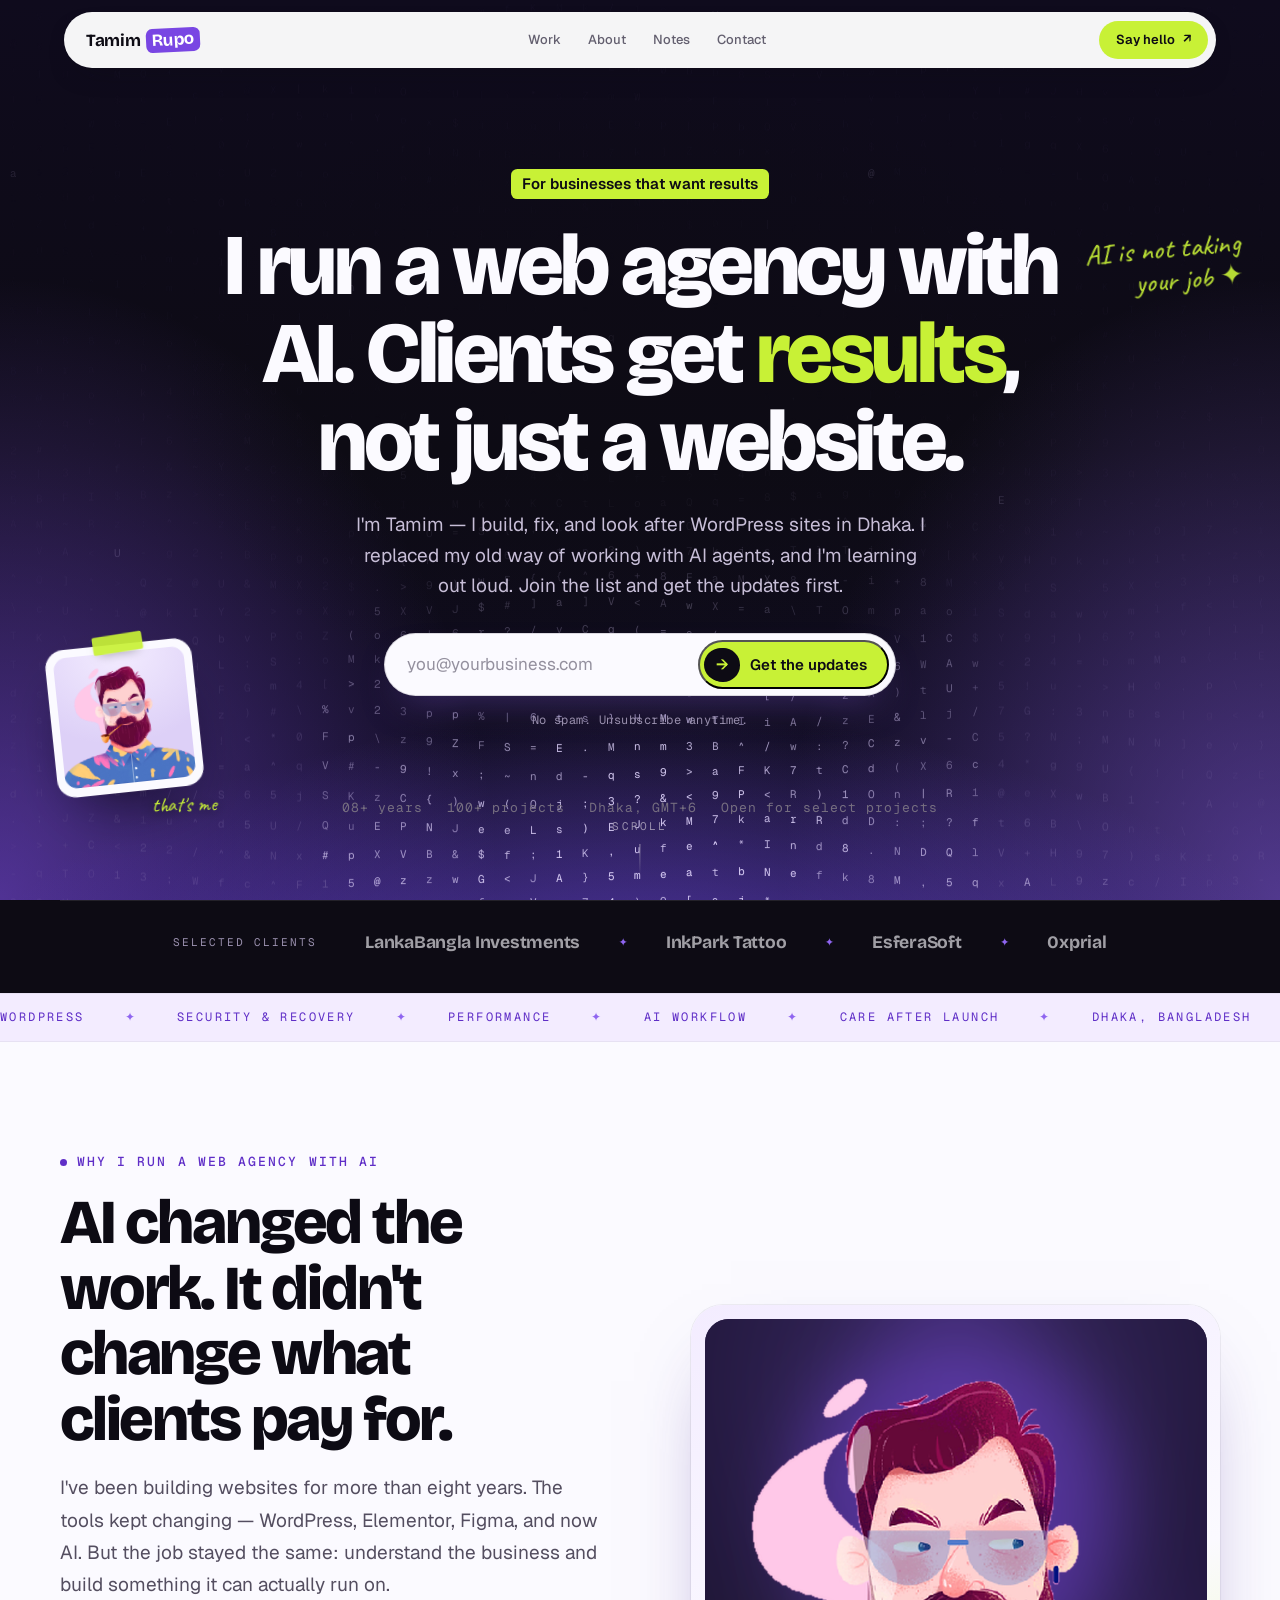
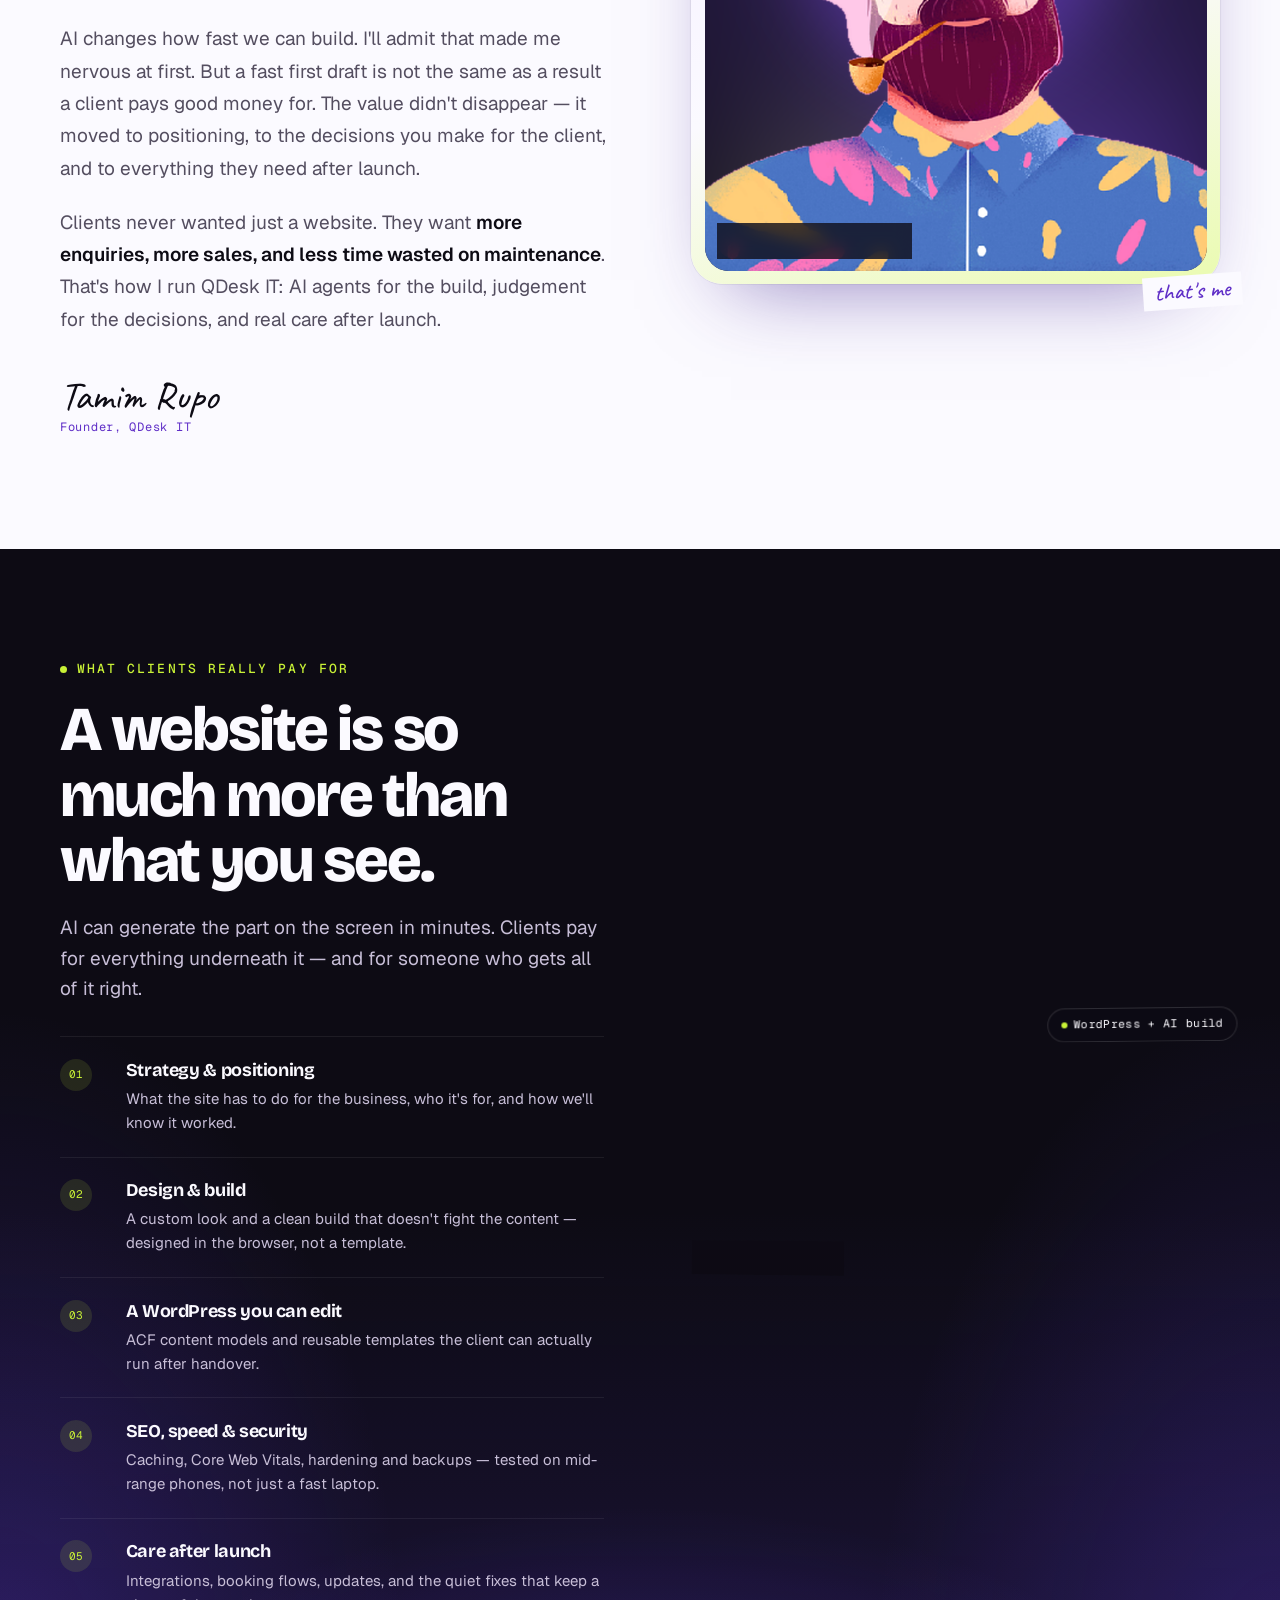
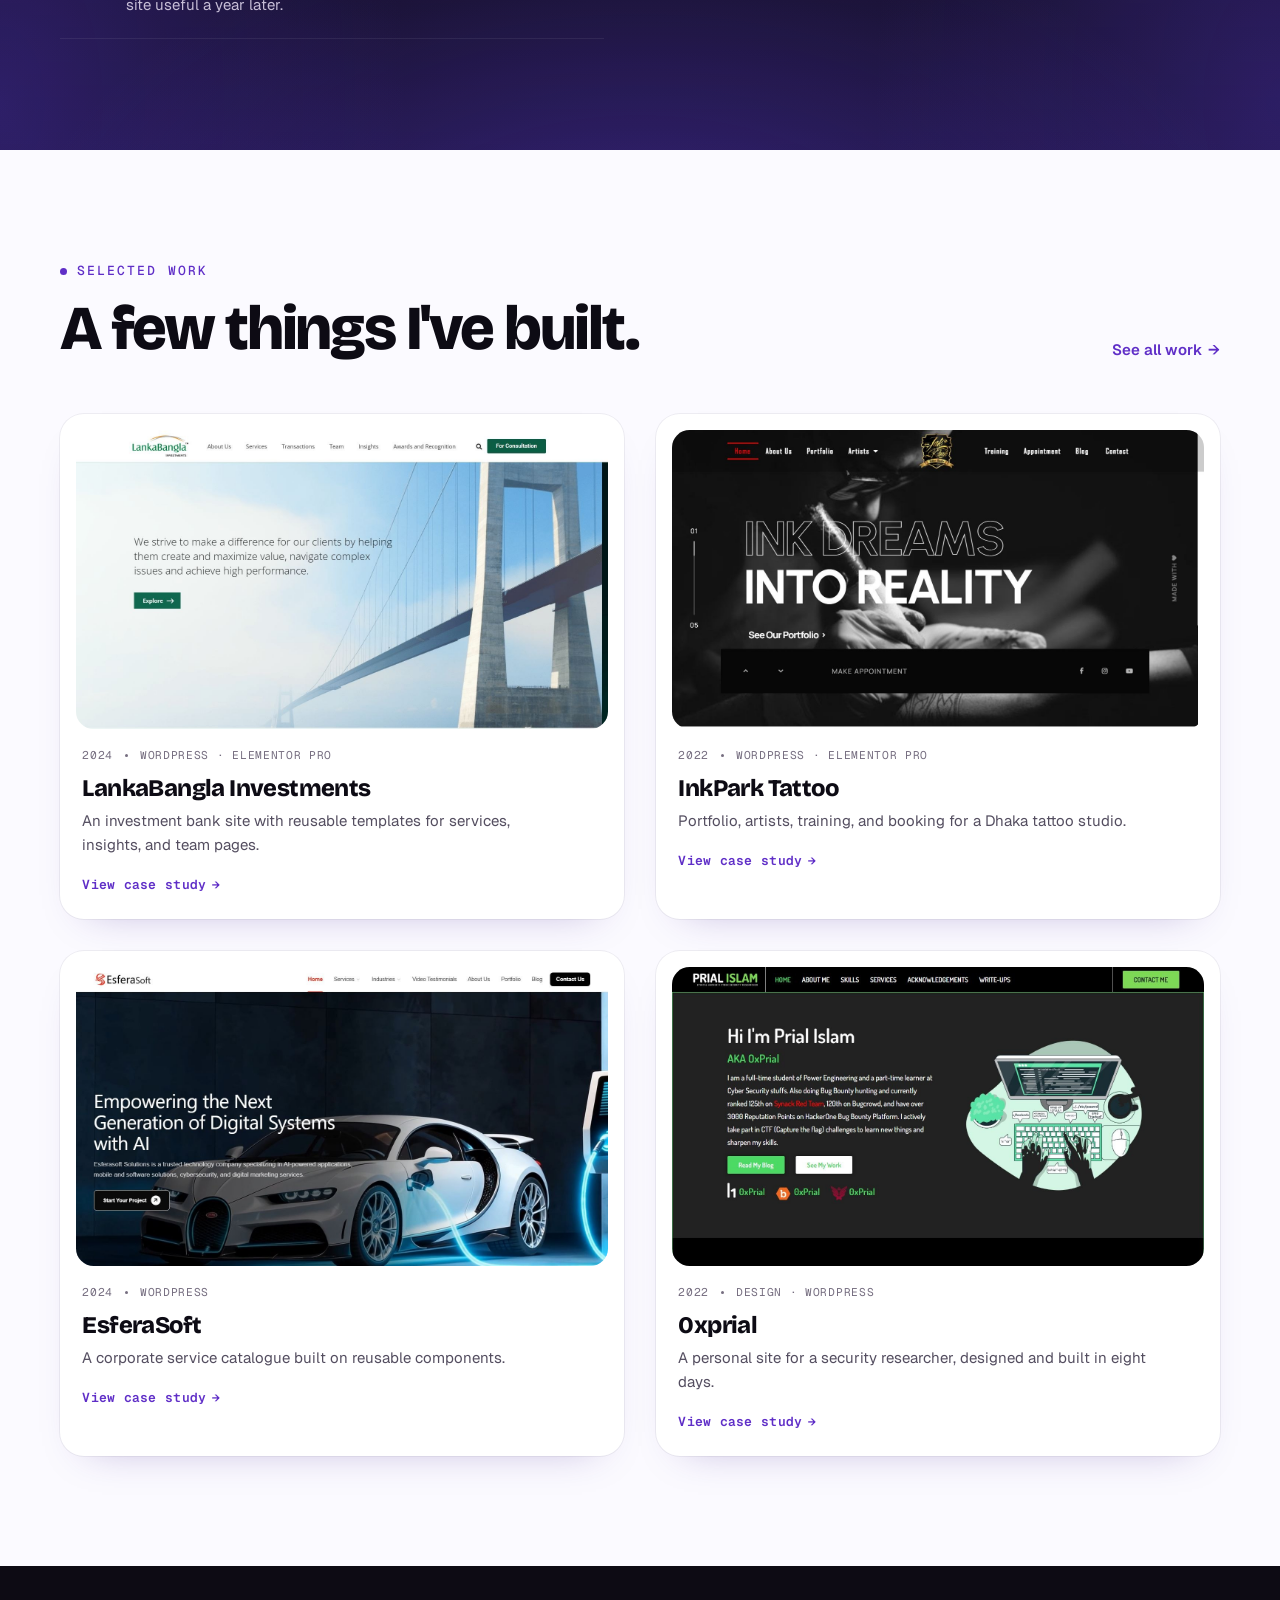
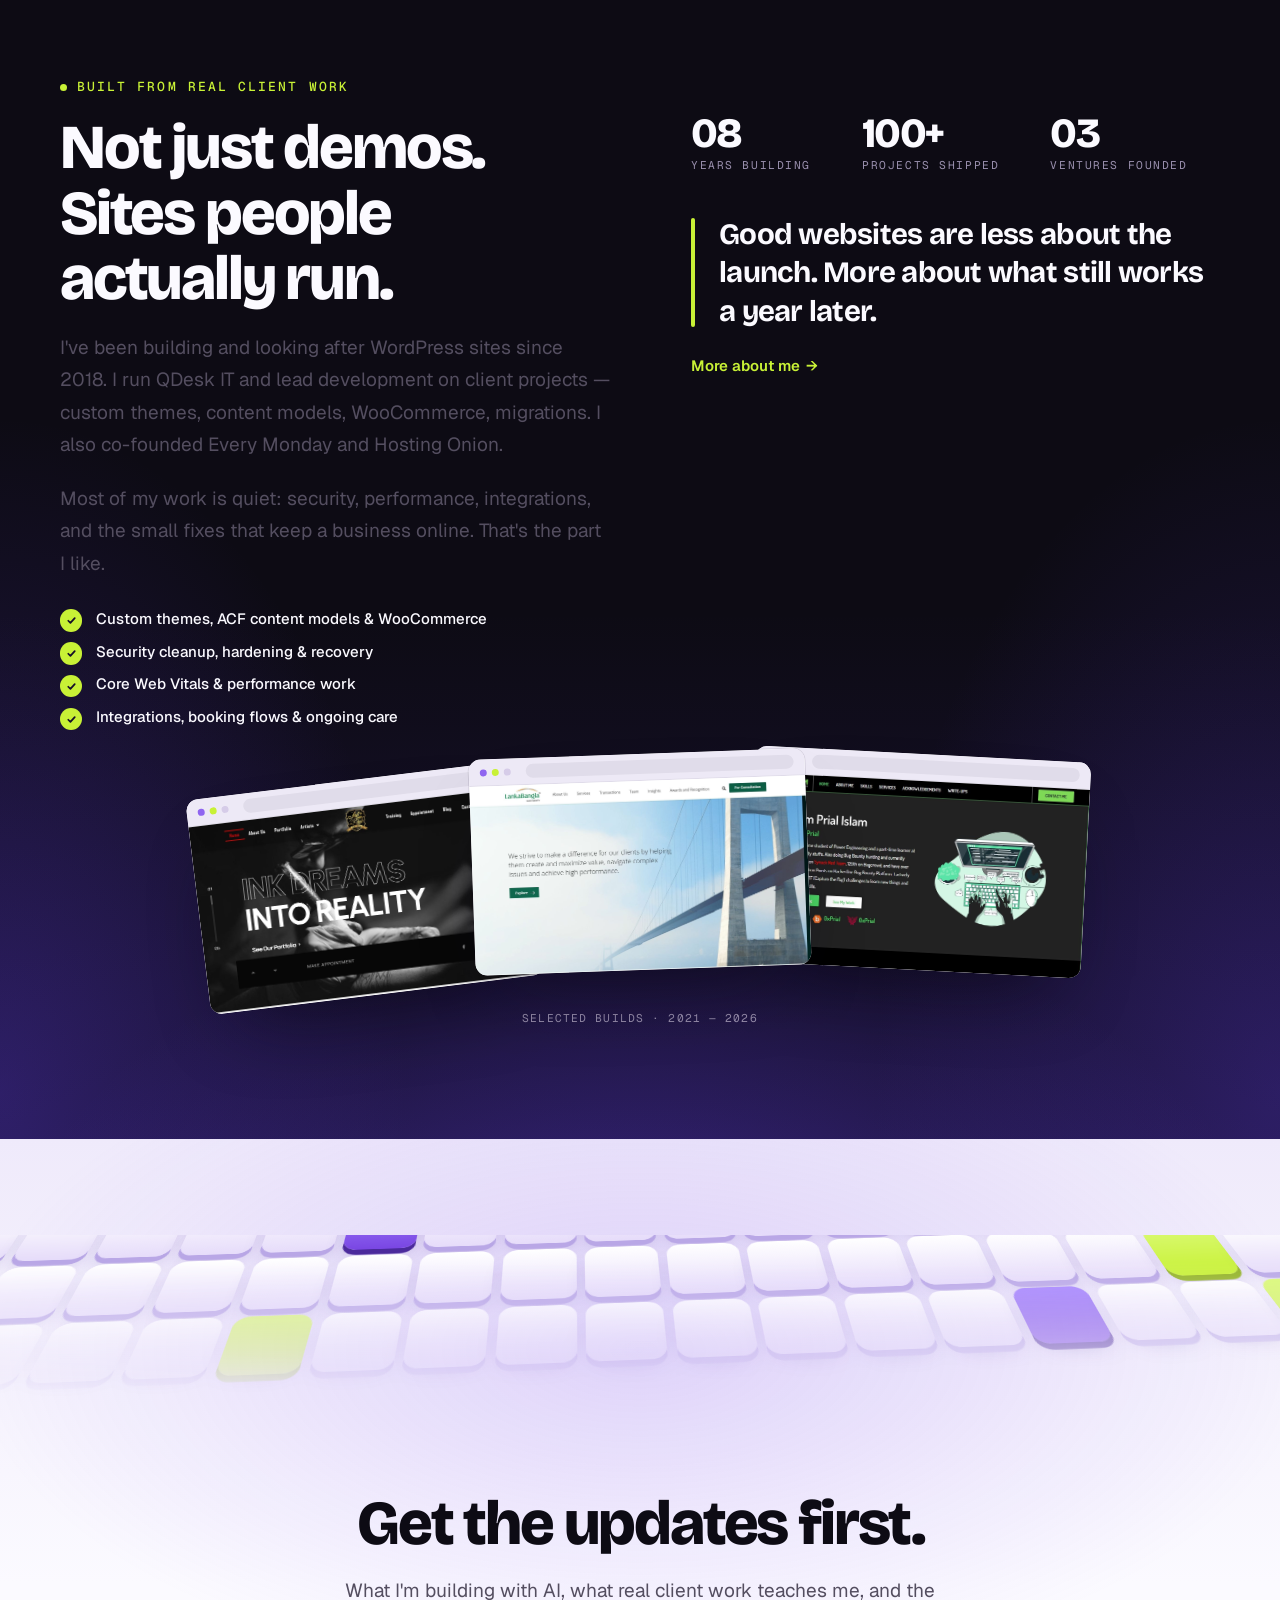
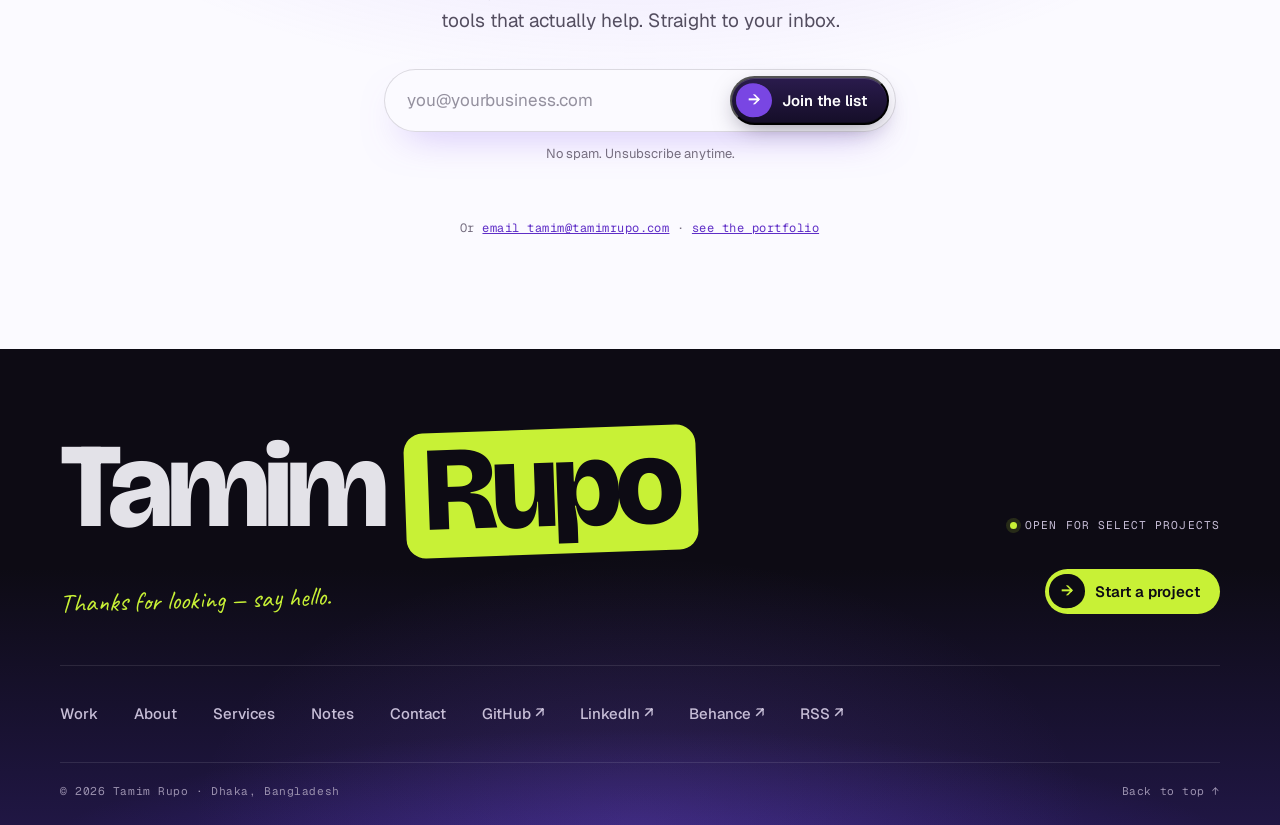
<file: index.html>
<!DOCTYPE html>
<html lang="en">
<head>
  <meta charset="UTF-8">
  <meta name="viewport" content="width=device-width, initial-scale=1">
  <title>Tamim Rupo — I run a web agency with AI</title>
  <meta name="description" content="Tamim Rupo runs QDesk IT, a web agency in Dhaka built on AI agents. He builds websites that get results — not just a launch. Join the list for updates.">
  <meta name="author" content="Tamim Rupo">
  <meta name="color-scheme" content="dark light">
  <meta name="theme-color" content="#0d0b14">
  <link rel="canonical" href="https://tamimrupo.com/">

  <meta property="og:type" content="website">
  <meta property="og:site_name" content="Tamim Rupo">
  <meta property="og:title" content="Tamim Rupo — I run a web agency with AI">
  <meta property="og:description" content="Tamim Rupo runs QDesk IT, a web agency in Dhaka built on AI agents. He builds websites that get results — not just a launch. Join the list for updates.">
  <meta property="og:url" content="https://tamimrupo.com/">
  <meta property="og:image" content="https://tamimrupo.com/assets/img/og-ai.png">
  <meta property="og:image:width" content="1200">
  <meta property="og:image:height" content="630">
  <meta property="og:image:alt" content="Tamim Rupo — I run a web agency with AI. Clients get results, not just a website.">
  <meta name="twitter:card" content="summary_large_image">
  <meta name="twitter:title" content="Tamim Rupo — I run a web agency with AI">
  <meta name="twitter:description" content="Tamim Rupo runs QDesk IT, a web agency in Dhaka built on AI agents. He builds websites that get results — not just a launch. Join the list for updates.">
  <meta name="twitter:image" content="https://tamimrupo.com/assets/img/og-ai.png">

  <link rel="icon" href="assets/img/favicon.svg?v=4" type="image/svg+xml">
  <link rel="apple-touch-icon" href="assets/img/apple-touch-icon.png?v=4">
  <link rel="manifest" href="site.webmanifest?v=4">
  <link rel="alternate" type="application/rss+xml" title="Tamim Rupo — Notes" href="https://tamimrupo.com/writing/feed.xml">

  <link rel="preconnect" href="https://fonts.googleapis.com">
  <link rel="preconnect" href="https://fonts.gstatic.com" crossorigin>
  <link href="https://fonts.googleapis.com/css2?family=Bricolage+Grotesque:opsz,wght@12..96,700..800&family=Geist:wght@400;500;600;700&family=Geist+Mono:wght@400;500&family=Caveat:wght@500;600&display=swap" rel="stylesheet">
  <link rel="stylesheet" href="assets/css/site.css">
  <script>document.documentElement.classList.add("js");</script>

  <script type="application/ld+json">
{
  "@context": "https://schema.org",
  "@type": "Person",
  "name": "Tamim Rupo",
  "jobTitle": "Web Developer",
  "description": "Web developer in Dhaka, Bangladesh. Founder of QDesk IT, a web agency built on AI agents. He builds websites that get results — not just a launch.",
  "url": "https://tamimrupo.com/",
  "email": "mailto:tamim@tamimrupo.com",
  "address": {
    "@type": "PostalAddress",
    "addressLocality": "Dhaka",
    "addressCountry": "BD"
  },
  "worksFor": {
    "@type": "Organization",
    "name": "QDesk IT",
    "url": "https://qdeskit.com/"
  },
  "sameAs": [
    "https://github.com/tamimrupo",
    "https://www.linkedin.com/in/tamimrupo/",
    "https://www.behance.net/tamimrupo"
  ]
}
  </script>
</head>
<body id="top">
  <a class="skip-link" href="#main">Skip to content</a>

  <header class="site-header">
    <div class="header-pill">
      <a class="brand" href="index.html" aria-label="Tamim Rupo — home">Tamim<span class="brand__chip">Rupo</span></a>
      <nav class="header-nav" id="site-menu" aria-label="Primary">
        <a href="portfolio.html#work">Work</a>
        <a href="portfolio.html#about">About</a>
        <a href="portfolio.html#notes">Notes</a>
        <a href="contact.html">Contact</a>
      </nav>
      <div class="header-actions">
        <a class="btn btn--lime btn--sm" href="contact.html">Say hello <span aria-hidden="true">↗</span></a>
        <button class="menu-toggle" type="button" aria-expanded="false" aria-controls="site-menu" aria-label="Open menu">
          <span></span><span></span>
        </button>
      </div>
    </div>
  </header>

  <main id="main">
    <!-- Hero -->
    <section class="hero">
      <canvas id="hero-field" class="hero__canvas" aria-hidden="true"></canvas>
      <div class="hero__scrim" aria-hidden="true"></div>
      <div class="hero__inner">
        <span class="badge rise" data-rise style="--i:0">For businesses that want results</span>
        <h1 class="hero__title rise" data-rise style="--i:1">I run a web agency with AI. Clients get <em class="hl">results</em>, not just a website.</h1>
        <p class="hero__lede rise" data-rise style="--i:2">I'm Tamim — I build, fix, and look after WordPress sites in Dhaka. I replaced my old way of working with AI agents, and I'm learning out loud. Join the list and get the updates first.</p>

        <div class="hero__cta rise" data-rise style="--i:3">
          <form class="join" data-join-form novalidate>
            <div class="join__row">
              <input class="join__field" data-join-email type="email" name="email" placeholder="you@yourbusiness.com" aria-label="Your email address" autocomplete="email" required>
              <button class="btn-arrow btn-arrow--lime btn-arrow--sm join__btn" type="submit">
                <span class="btn-arrow__icon" aria-hidden="true">→</span>
                <span class="btn-arrow__text">Get the updates</span>
              </button>
            </div>
            <p class="micro" style="margin-top:.9rem">No spam. Unsubscribe anytime.</p>
            <p class="join__status" data-join-status role="status" aria-live="polite"></p>
          </form>
        </div>

        <div class="mono rise" data-rise style="--i:4; margin-top:2.25rem; display:flex; flex-wrap:wrap; justify-content:center; gap:.5rem 1.5rem; letter-spacing:.08em;">
          <span>08+ years</span><span>100+ projects</span><span>Dhaka, GMT+6</span><span>Open for select projects</span>
        </div>
      </div>

      <p class="hero__note hand" aria-hidden="true">AI is not taking your job ✦</p>

      <div class="hero__sticker" aria-hidden="true">
        <img src="assets/img/tamim-cartoon.png" alt="" width="460" height="460" loading="lazy">
        <span class="hero__sticker-note">that's me</span>
      </div>

      <a class="hero__scroll" href="#why">Scroll</a>
    </section>

    <!-- Clients -->
    <div class="clients">
      <div class="container clients__inner">
        <p class="clients__label">Selected clients</p>
        <ul class="clients__list">
          <li>LankaBangla Investments</li>
          <li>InkPark Tattoo</li>
          <li>EsferaSoft</li>
          <li>0xprial</li>
        </ul>
      </div>
    </div>

    <!-- Marquee -->
    <div class="marquee" aria-hidden="true">
      <div class="marquee__track">
        <span>WordPress</span><span>Security &amp; recovery</span><span>Performance</span><span>AI workflow</span><span>Care after launch</span><span>Dhaka, Bangladesh</span>
        <span>WordPress</span><span>Security &amp; recovery</span><span>Performance</span><span>AI workflow</span><span>Care after launch</span><span>Dhaka, Bangladesh</span>
      </div>
    </div>

    <!-- Why this exists -->
    <section class="section section--paper" id="why">
      <div class="container split">
        <div class="split__copy reveal">
          <p class="eyebrow">Why I run a web agency with AI</p>
          <h2>AI changed the work. It didn't change what clients pay for.</h2>
          <div class="prose">
            <p>I've been building websites for more than eight years. The tools kept changing — WordPress, Elementor, Figma, and now AI. But the job stayed the same: understand the business and build something it can actually run on.</p>
            <p>AI changes how fast we can build. I'll admit that made me nervous at first. But a fast first draft is not the same as a result a client pays good money for. The value didn't disappear — it moved to positioning, to the decisions you make for the client, and to everything they need after launch.</p>
            <p>Clients never wanted just a website. They want <strong>more enquiries, more sales, and less time wasted on maintenance</strong>. That's how I run QDesk IT: AI agents for the build, judgement for the decisions, and real care after launch.</p>
          </div>
          <p class="signature">
            <span class="signature__name">Tamim Rupo</span>
            <span class="signature__role">Founder, QDesk IT</span>
          </p>
        </div>

        <div class="split__media reveal" style="--i:1">
          <div class="portrait-card">
            <span class="portrait-card__badge"><span>Building<br>since<br><b>2018</b></span></span>
            <div class="portrait-card__media">
              <img src="assets/img/tamim-cartoon-card.png" alt="Illustration of Tamim Rupo" width="1000" height="1100" loading="lazy">
            </div>
            <span class="portrait-card__chip"><i aria-hidden="true"></i>Dhaka, GMT+6 · <time data-dhaka-time>--:--</time></span>
            <p class="portrait-card__note hand">that's me</p>
          </div>
        </div>
      </div>
    </section>

    <!-- What clients pay for -->
    <section class="section section--dark section--glow" id="what">
      <div class="container feature-grid">
        <div class="feature__copy reveal">
          <p class="eyebrow eyebrow--lime">What clients really pay for</p>
          <h2>A website is so much more than what you see.</h2>
          <p class="lead on-dark">AI can generate the part on the screen in minutes. Clients pay for everything underneath it — and for someone who gets all of it right.</p>

          <ol class="number-list">
            <li class="num-item">
              <span class="num-item__num">01</span>
              <div><h3>Strategy &amp; positioning</h3><p>What the site has to do for the business, who it's for, and how we'll know it worked.</p></div>
            </li>
            <li class="num-item">
              <span class="num-item__num">02</span>
              <div><h3>Design &amp; build</h3><p>A custom look and a clean build that doesn't fight the content — designed in the browser, not a template.</p></div>
            </li>
            <li class="num-item">
              <span class="num-item__num">03</span>
              <div><h3>A WordPress you can edit</h3><p>ACF content models and reusable templates the client can actually run after handover.</p></div>
            </li>
            <li class="num-item">
              <span class="num-item__num">04</span>
              <div><h3>SEO, speed &amp; security</h3><p>Caching, Core Web Vitals, hardening and backups — tested on mid-range phones, not just a fast laptop.</p></div>
            </li>
            <li class="num-item">
              <span class="num-item__num">05</span>
              <div><h3>Care after launch</h3><p>Integrations, booking flows, updates, and the quiet fixes that keep a site useful a year later.</p></div>
            </li>
          </ol>
        </div>

        <div class="feature__media reveal" style="--i:1">
          <div class="device">
            <div class="browser">
              <div class="browser__bar"><i></i><i></i><i></i><span class="browser__url"></span></div>
              <img src="assets/screens/cyberbull.jpg" alt="CyberBull online computer store website on a laptop screen" width="1440" height="810" loading="lazy">
            </div>
            <span class="device__tag device__tag--1"><i></i>cyberbull.com.bd</span>
            <span class="device__tag device__tag--2 device__tag--lime"><i></i>WordPress + AI build</span>
          </div>
        </div>
      </div>
    </section>

    <!-- Selected work -->
    <section class="section section--paper" id="work">
      <div class="container">
        <div class="section-head reveal">
          <div>
            <p class="eyebrow">Selected work</p>
            <h2>A few things I've built.</h2>
          </div>
          <a class="arrow-link" href="portfolio.html#work">See all work</a>
        </div>

        <div class="work-grid">
          <a class="work-card reveal" href="work/lankabangla.html">
            <div class="work-card__media">
              <img src="assets/screens/lankabangla.jpg" alt="LankaBangla Investments website" width="1440" height="810" loading="lazy">
            </div>
            <div class="work-card__body">
              <p class="work-card__meta"><span>2024</span><span class="dot" aria-hidden="true"></span><span>WordPress · Elementor Pro</span></p>
              <h3 class="work-card__title">LankaBangla Investments</h3>
              <p class="work-card__desc">An investment bank site with reusable templates for services, insights, and team pages.</p>
              <span class="work-card__link">View case study</span>
            </div>
          </a>

          <a class="work-card reveal" href="work/inkpark.html" style="--i:1">
            <div class="work-card__media">
              <img src="assets/screens/inkpark.jpg" alt="InkPark Tattoo website" width="1440" height="810" loading="lazy">
            </div>
            <div class="work-card__body">
              <p class="work-card__meta"><span>2022</span><span class="dot" aria-hidden="true"></span><span>WordPress · Elementor Pro</span></p>
              <h3 class="work-card__title">InkPark Tattoo</h3>
              <p class="work-card__desc">Portfolio, artists, training, and booking for a Dhaka tattoo studio.</p>
              <span class="work-card__link">View case study</span>
            </div>
          </a>

          <a class="work-card reveal" href="work/esferasoft.html">
            <div class="work-card__media">
              <img src="assets/screens/esferasoft.jpg" alt="EsferaSoft website" width="1440" height="810" loading="lazy">
            </div>
            <div class="work-card__body">
              <p class="work-card__meta"><span>2024</span><span class="dot" aria-hidden="true"></span><span>WordPress</span></p>
              <h3 class="work-card__title">EsferaSoft</h3>
              <p class="work-card__desc">A corporate service catalogue built on reusable components.</p>
              <span class="work-card__link">View case study</span>
            </div>
          </a>

          <a class="work-card reveal" href="work/0xprial.html" style="--i:1">
            <div class="work-card__media">
              <img src="assets/screens/0xprial.jpg" alt="0xprial website" width="1440" height="810" loading="lazy">
            </div>
            <div class="work-card__body">
              <p class="work-card__meta"><span>2022</span><span class="dot" aria-hidden="true"></span><span>Design · WordPress</span></p>
              <h3 class="work-card__title">0xprial</h3>
              <p class="work-card__desc">A personal site for a security researcher, designed and built in eight days.</p>
              <span class="work-card__link">View case study</span>
            </div>
          </a>
        </div>
      </div>
    </section>

    <!-- Built from real work -->
    <section class="section section--dark section--glow" id="about">
      <div class="container">
        <div class="split split--top">
          <div class="split__copy reveal">
            <p class="eyebrow eyebrow--lime">Built from real client work</p>
            <h2>Not just demos. Sites people actually run.</h2>
            <div class="prose on-dark" style="margin-top:1rem">
              <p>I've been building and looking after WordPress sites since 2018. I run QDesk IT and lead development on client projects — custom themes, content models, WooCommerce, migrations. I also co-founded Every Monday and Hosting Onion.</p>
              <p>Most of my work is quiet: security, performance, integrations, and the small fixes that keep a business online. That's the part I like.</p>
            </div>
            <ul class="checks">
              <li>Custom themes, ACF content models &amp; WooCommerce</li>
              <li>Security cleanup, hardening &amp; recovery</li>
              <li>Core Web Vitals &amp; performance work</li>
              <li>Integrations, booking flows &amp; ongoing care</li>
            </ul>
          </div>

          <div class="split__media reveal" style="--i:1">
            <ul class="stats">
              <li><b>08</b><span>Years building</span></li>
              <li><b>100+</b><span>Projects shipped</span></li>
              <li><b>03</b><span>Ventures founded</span></li>
            </ul>
            <blockquote class="quote" style="margin-top:2.5rem">Good websites are less about the launch. More about what still works a year later.</blockquote>
            <a class="arrow-link" style="margin-top:1.5rem" href="portfolio.html#about">More about me</a>
          </div>
        </div>

        <div class="fan reveal">
          <div class="fan__item">
            <div class="browser">
              <div class="browser__bar"><i></i><i></i><i></i><span class="browser__url"></span></div>
              <img src="assets/screens/inkpark.jpg" alt="InkPark Tattoo website" width="1440" height="810" loading="lazy">
            </div>
          </div>
          <div class="fan__item">
            <div class="browser">
              <div class="browser__bar"><i></i><i></i><i></i><span class="browser__url"></span></div>
              <img src="assets/screens/lankabangla.jpg" alt="LankaBangla Investments website" width="1440" height="810" loading="lazy">
            </div>
          </div>
          <div class="fan__item">
            <div class="browser">
              <div class="browser__bar"><i></i><i></i><i></i><span class="browser__url"></span></div>
              <img src="assets/screens/0xprial.jpg" alt="0xprial website" width="1440" height="810" loading="lazy">
            </div>
          </div>
        </div>
        <p class="fan__caption">Selected builds · 2021 — 2026</p>
      </div>
    </section>

    <!-- Join -->
    <section class="cta" id="join">
      <div class="keyboard" aria-hidden="true">
        <div class="keyboard__deck" data-keyboard="4"></div>
      </div>
      <div class="container cta__inner">
        <p class="eyebrow reveal">The list</p>
        <h2 class="reveal" style="--i:1">Get the updates first.</h2>
        <p class="lead reveal" style="--i:2">What I'm building with AI, what real client work teaches me, and the tools that actually help. Straight to your inbox.</p>
        <form class="join reveal" data-join-form novalidate style="--i:3">
          <div class="join__row">
            <input class="join__field" data-join-email type="email" name="email" placeholder="you@yourbusiness.com" aria-label="Your email address" autocomplete="email" required>
            <button class="btn-arrow btn-arrow--dark btn-arrow--sm join__btn" type="submit">
              <span class="btn-arrow__icon" aria-hidden="true">→</span>
              <span class="btn-arrow__text">Join the list</span>
            </button>
          </div>
          <p class="join__note on-light">No spam. Unsubscribe anytime.</p>
          <p class="join__status on-light" data-join-status role="status" aria-live="polite"></p>
        </form>
        <p class="cta__alt reveal" style="--i:4">Or <a href="mailto:tamim@tamimrupo.com">email tamim@tamimrupo.com</a> · <a href="portfolio.html">see the portfolio</a></p>
      </div>
    </section>
  </main>

  <footer class="site-footer" id="footer">
    <div class="container">
      <div class="footer__top">
        <div>
          <a class="footer__wordmark" href="index.html">Tamim <span class="footer__chip">Rupo</span></a>
          <p class="footer__tagline">Thanks for looking — say hello.</p>
        </div>
        <div class="footer__aside">
          <p class="footer__available"><i aria-hidden="true"></i>Open for select projects</p>
          <a class="btn-arrow btn-arrow--lime btn-arrow--sm" href="contact.html">
            <span class="btn-arrow__icon" aria-hidden="true">→</span>
            <span class="btn-arrow__text">Start a project</span>
          </a>
        </div>
      </div>

      <nav class="footer__nav" aria-label="Footer">
        <a href="portfolio.html#work">Work</a>
        <a href="portfolio.html#about">About</a>
        <a href="portfolio.html#services">Services</a>
        <a href="portfolio.html#notes">Notes</a>
        <a href="contact.html">Contact</a>
        <a href="https://github.com/tamimrupo" target="_blank" rel="noopener noreferrer">GitHub ↗</a>
        <a href="https://www.linkedin.com/in/tamimrupo/" target="_blank" rel="noopener noreferrer">LinkedIn ↗</a>
        <a href="https://www.behance.net/tamimrupo" target="_blank" rel="noopener noreferrer">Behance ↗</a>
        <a href="writing/feed.xml">RSS ↗</a>
      </nav>

      <div class="footer__bar">
        <p>© <span data-year>2026</span> Tamim Rupo · Dhaka, Bangladesh</p>
        <p><a href="#top">Back to top ↑</a></p>
      </div>
    </div>
  </footer>

  <script src="assets/js/site.js"></script>
</body>
</html>
</file>
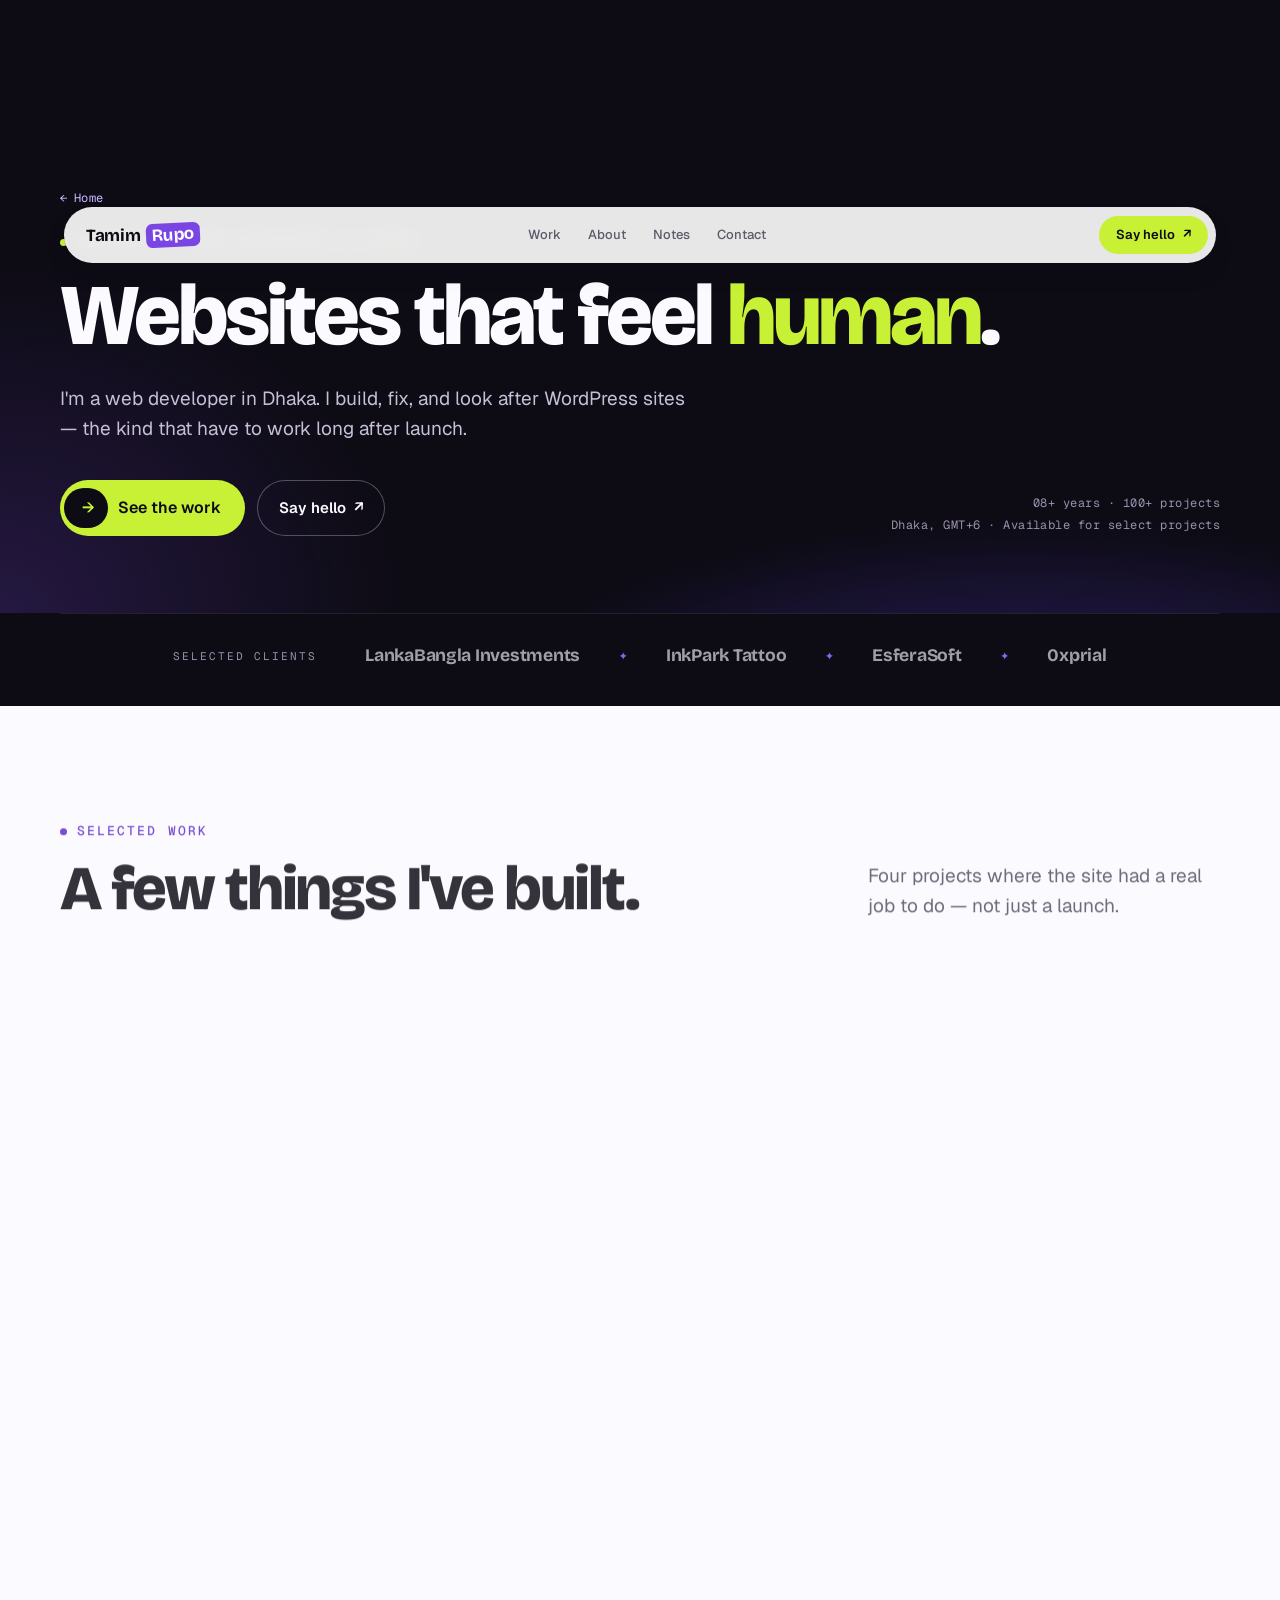
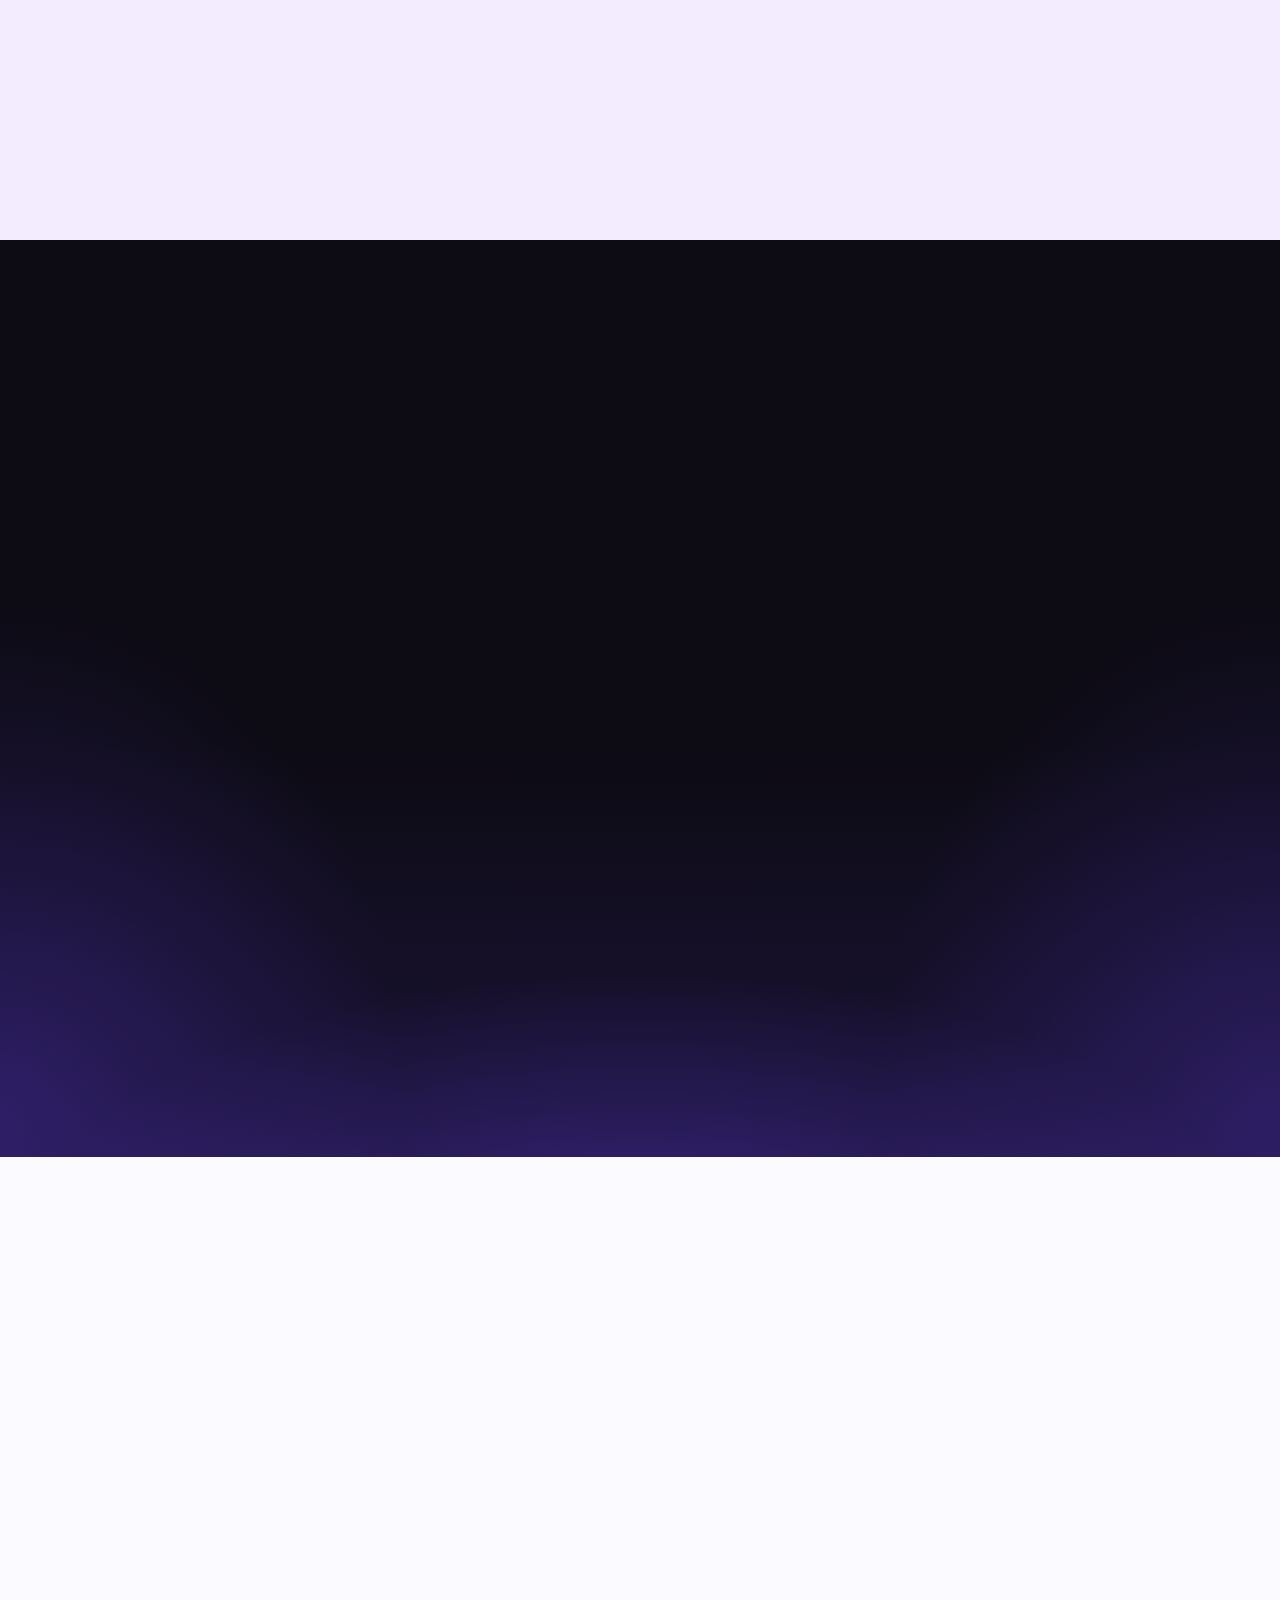
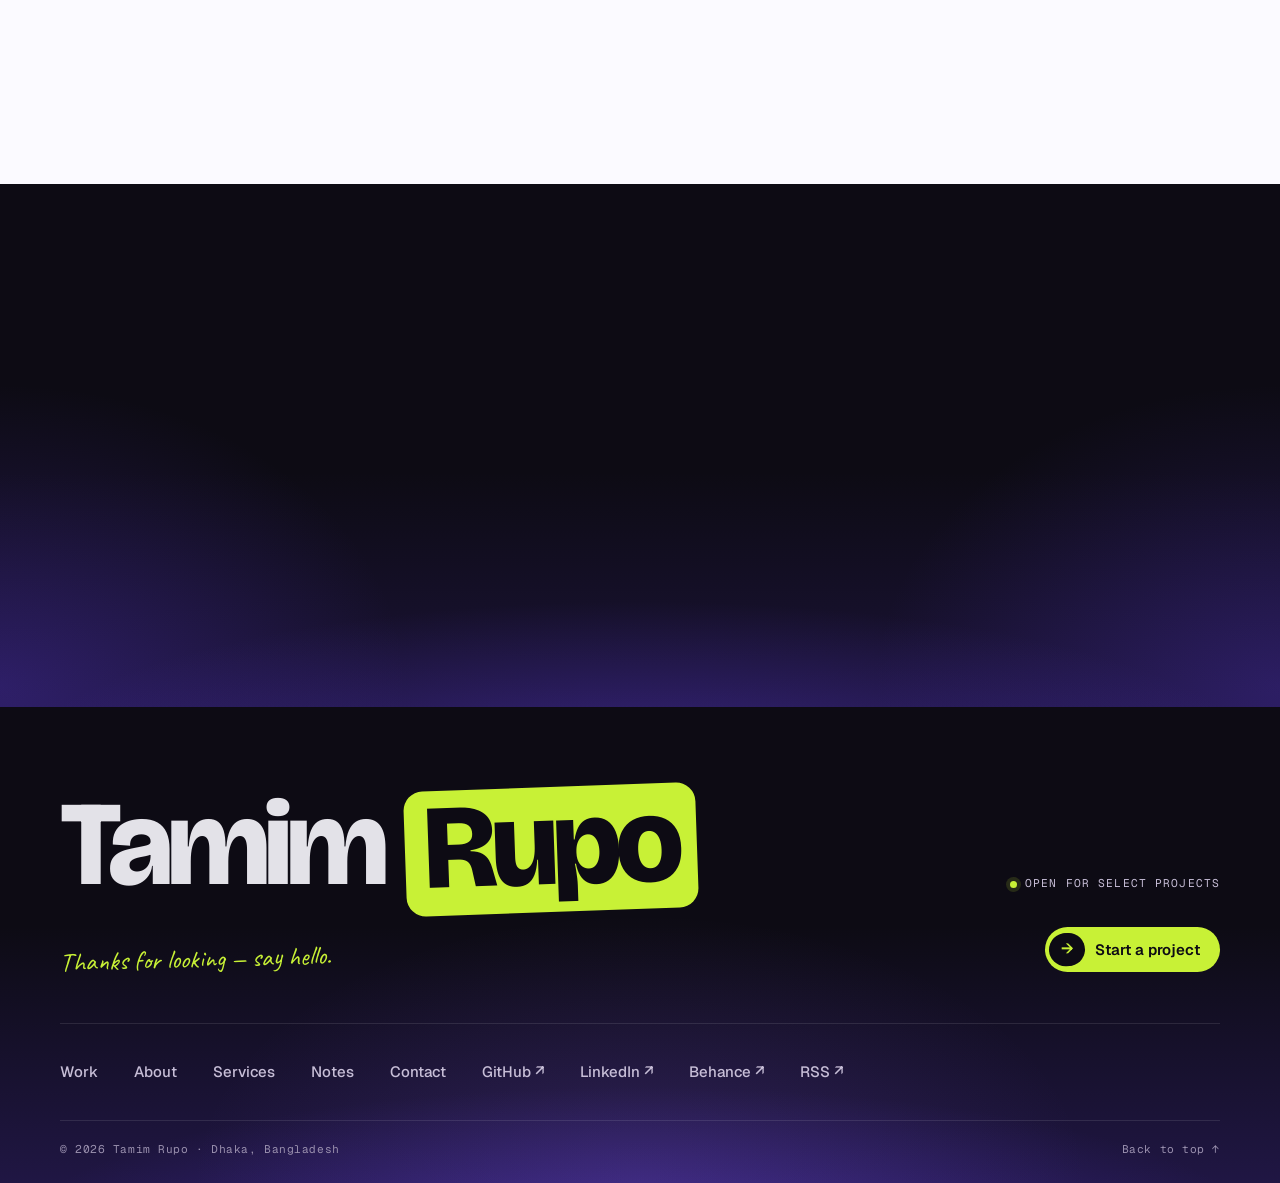
<file: about.html>
<!DOCTYPE html>
<html lang="en">
<head>
  <meta charset="UTF-8">
  <meta name="viewport" content="width=device-width, initial-scale=1">
  <title>About — Tamim Rupo</title>
  <meta name="robots" content="noindex">
  <meta http-equiv="refresh" content="0; url=portfolio.html#about">
  <link rel="canonical" href="https://tamimrupo.com/portfolio.html#about">
  <link rel="icon" href="assets/img/favicon.svg?v=4" type="image/svg+xml">
  <style>
    :root { color-scheme: dark; }
    * { box-sizing: border-box; }
    html, body { margin: 0; min-height: 100%; }
    body {
      display: grid; place-items: center; padding: 24px; min-height: 100vh;
      background: radial-gradient(60% 46% at 50% 112%, #5c3adc6b, #0d0b1400 72%), #0d0b14;
      color: #fbfaff; font: 16px/1.6 "Geist", system-ui, -apple-system, sans-serif;
    }
    .box {
      max-width: 430px; padding: 30px 32px; border-radius: 20px;
      background: #231a36; box-shadow: inset 0 0 0 1px #ffffff14, 0 30px 60px -30px #000;
      text-align: center;
    }
    .mark { display: inline-grid; place-items: center; width: 44px; height: 44px; margin-bottom: 14px; border-radius: 50%; background: #c8f136; color: #0d0b14; font-weight: 700; font-size: 20px; }
    p { margin: 0 0 10px; color: #c7bed7; }
    a { color: #c8f136; font-weight: 600; text-underline-offset: 3px; }
  </style>
</head>
<body>
  <div class="box">
    <div class="mark" aria-hidden="true">✦</div>
    <p>This page moved to the <a href="portfolio.html#about">about section</a>.</p>
  </div>
</body>
</html>
</file>
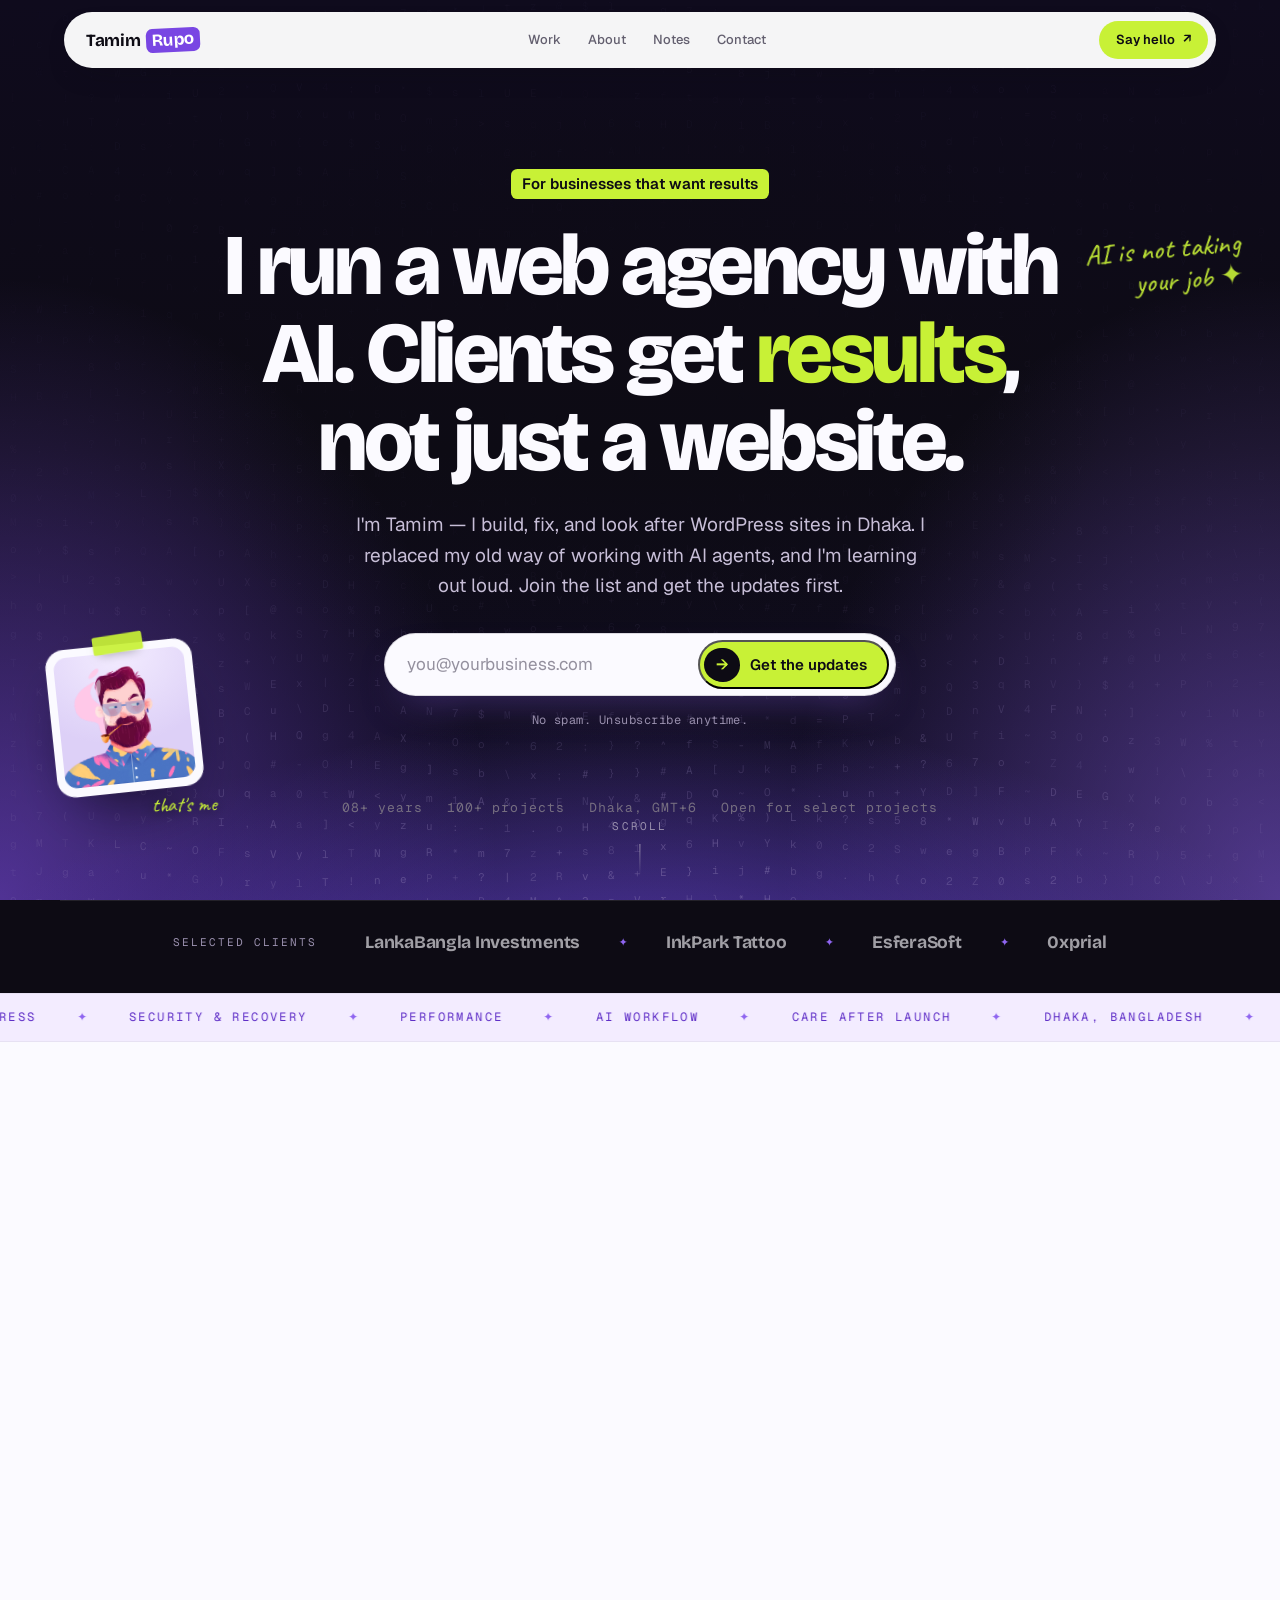
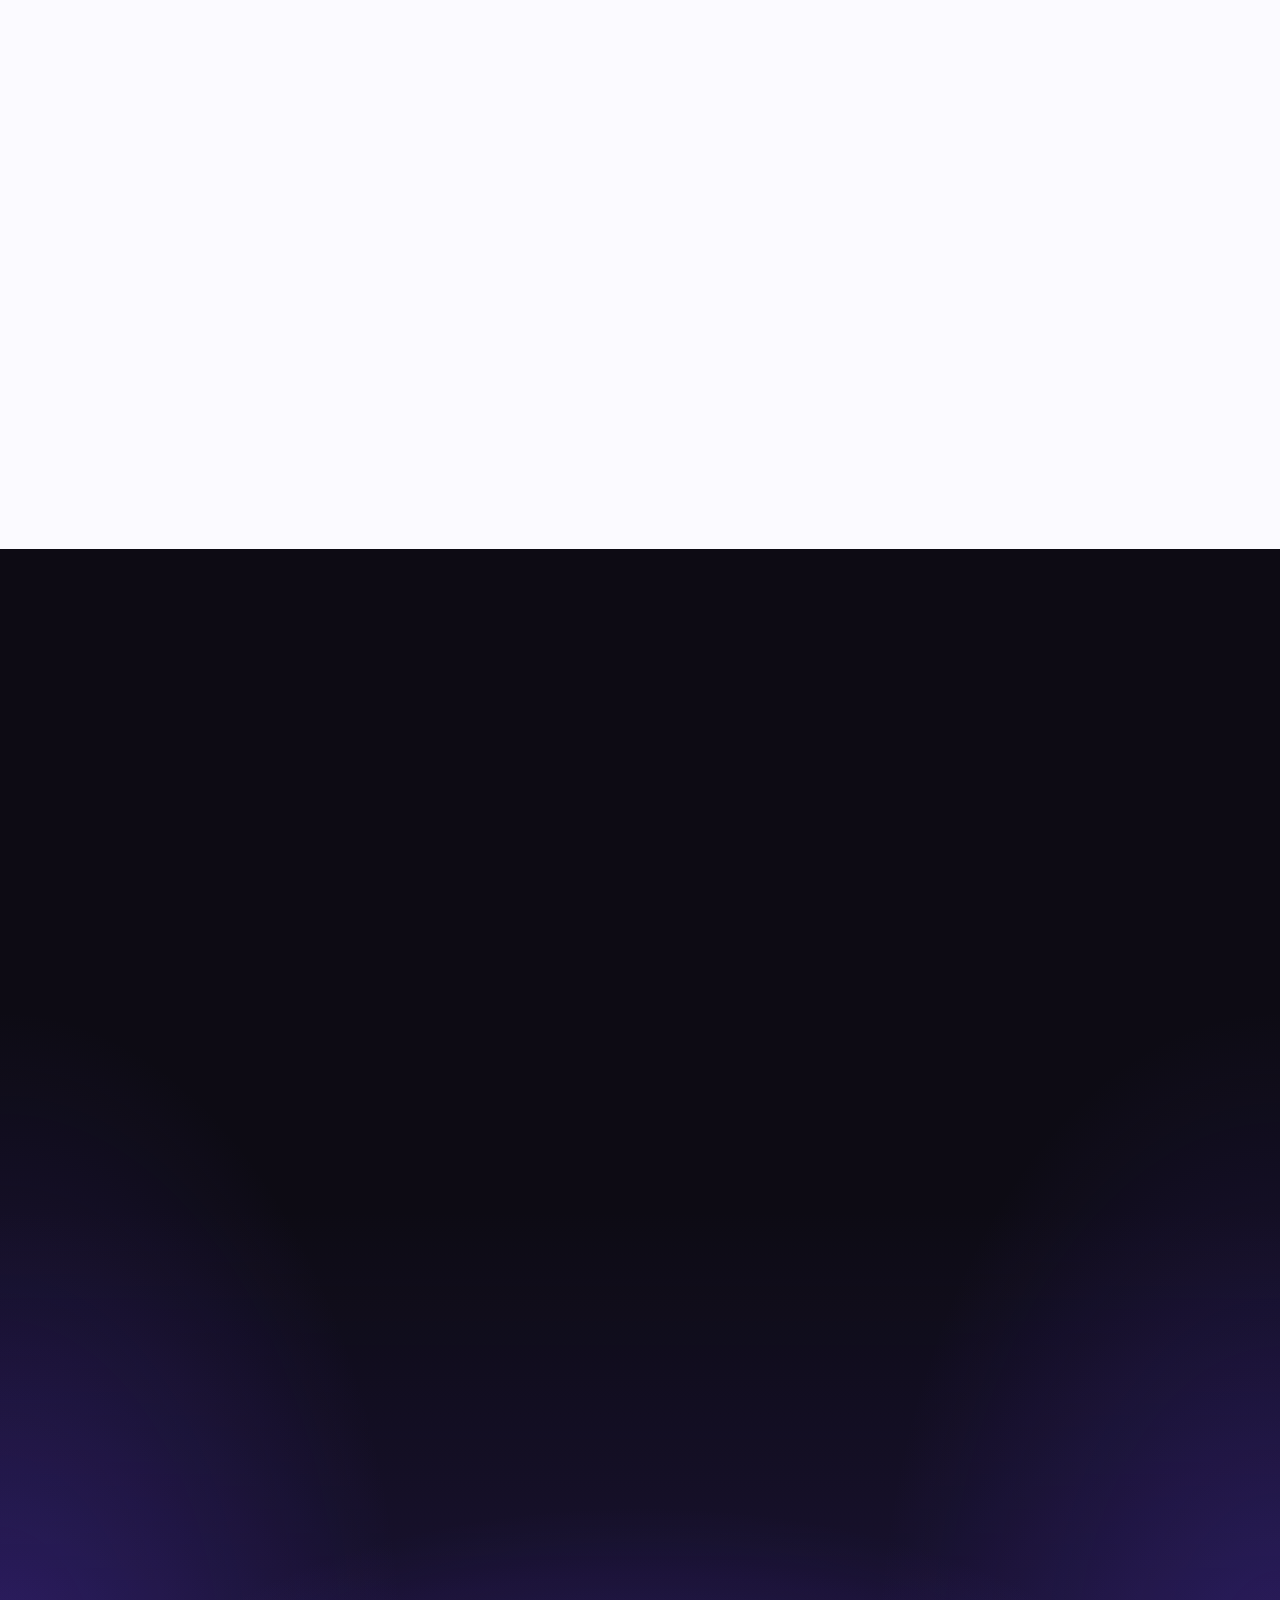
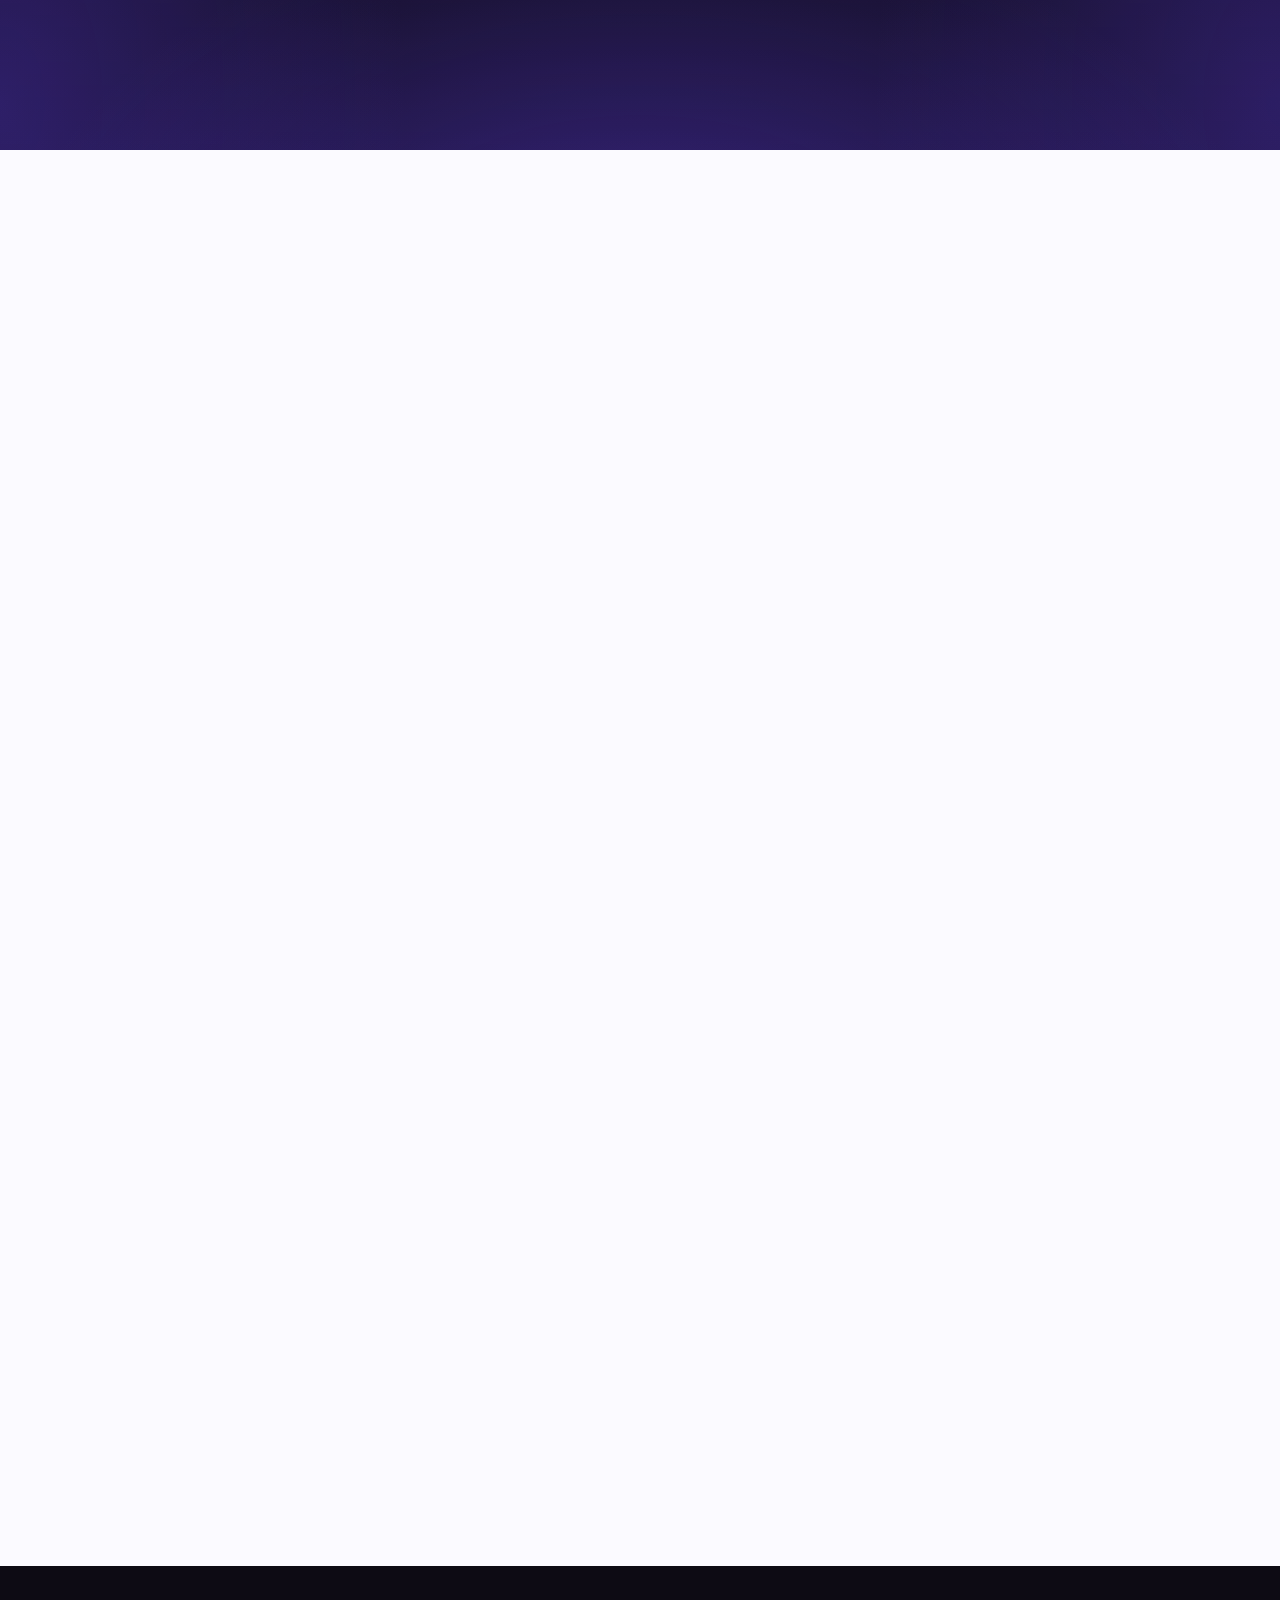
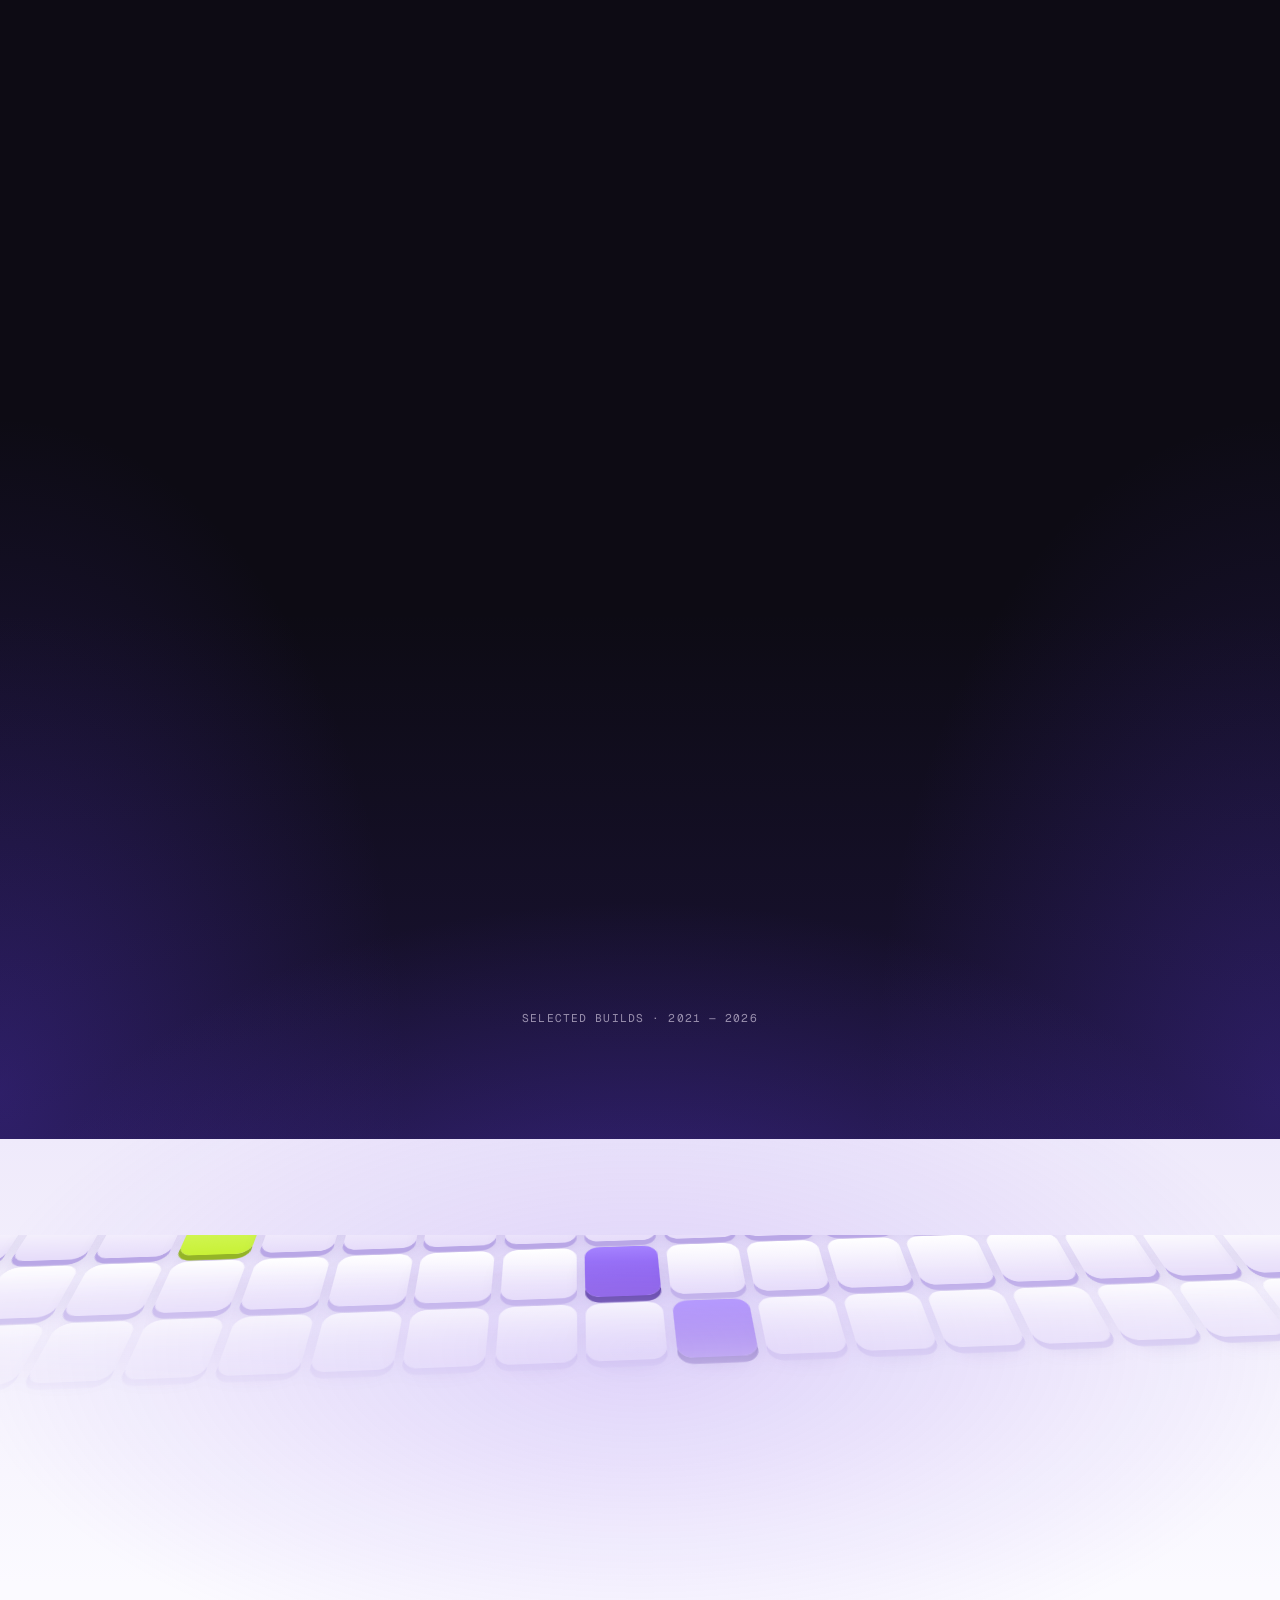
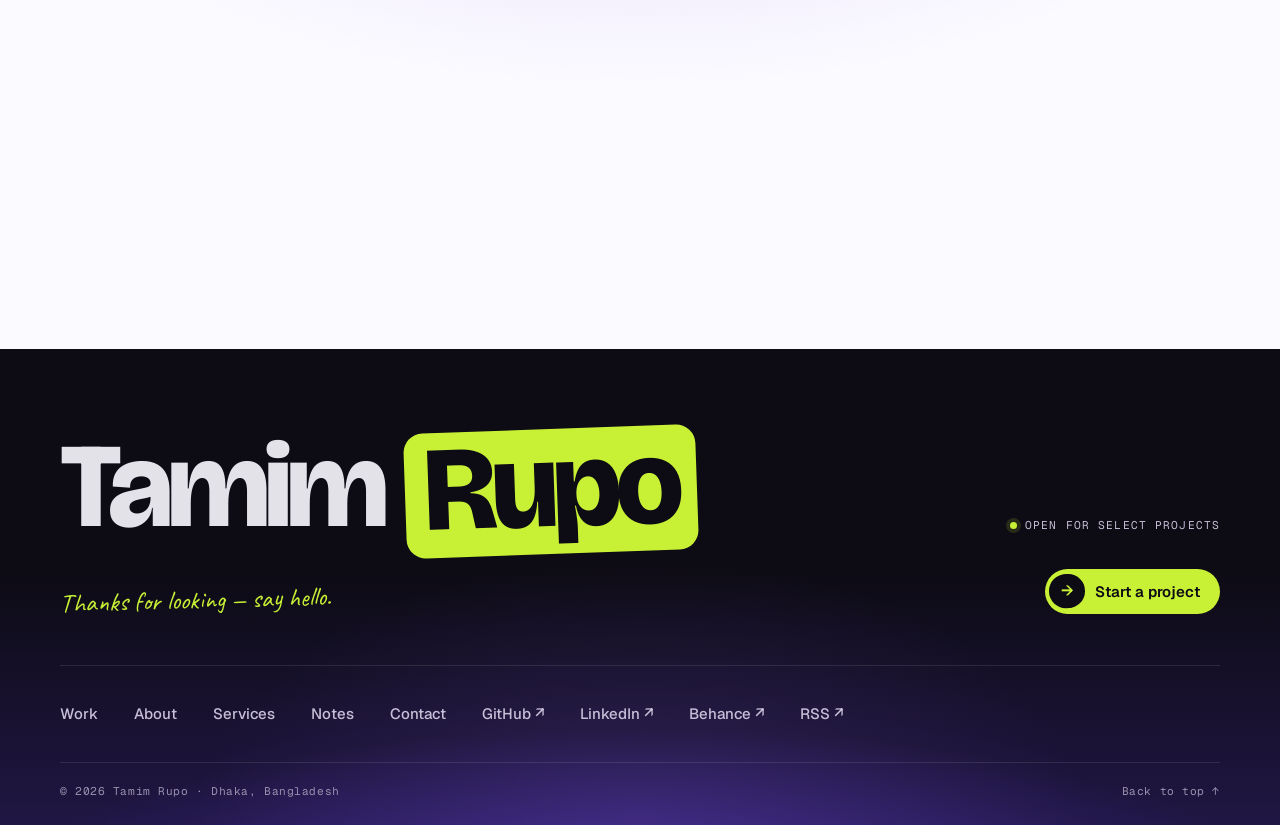
<file: concept.html>
<!DOCTYPE html>
<html lang="en">
<head>
  <meta charset="UTF-8">
  <meta name="viewport" content="width=device-width, initial-scale=1">
  <title>Tamim Rupo — I run a web agency with AI</title>
  <meta name="robots" content="noindex">
  <meta http-equiv="refresh" content="0; url=index.html">
  <link rel="canonical" href="https://tamimrupo.com/">
  <link rel="icon" href="assets/img/favicon.svg?v=4" type="image/svg+xml">
  <style>
    :root { color-scheme: dark; }
    * { box-sizing: border-box; }
    html, body { margin: 0; min-height: 100%; }
    body {
      display: grid; place-items: center; padding: 24px; min-height: 100vh;
      background: radial-gradient(60% 46% at 50% 112%, #5c3adc6b, #0d0b1400 72%), #0d0b14;
      color: #fbfaff; font: 16px/1.6 "Geist", system-ui, -apple-system, sans-serif;
    }
    .box {
      max-width: 430px; padding: 30px 32px; border-radius: 20px;
      background: #231a36; box-shadow: inset 0 0 0 1px #ffffff14, 0 30px 60px -30px #000;
      text-align: center;
    }
    .mark { display: inline-grid; place-items: center; width: 44px; height: 44px; margin-bottom: 14px; border-radius: 50%; background: #c8f136; color: #0d0b14; font-weight: 700; font-size: 20px; }
    p { margin: 0 0 10px; color: #c7bed7; }
    a { color: #c8f136; font-weight: 600; text-underline-offset: 3px; }
  </style>
</head>
<body>
  <div class="box">
    <div class="mark" aria-hidden="true">✦</div>
    <p>The concept is now the live homepage. <a href="index.html">Open tamimrupo.com</a>.</p>
  </div>
</body>
</html>
</file>
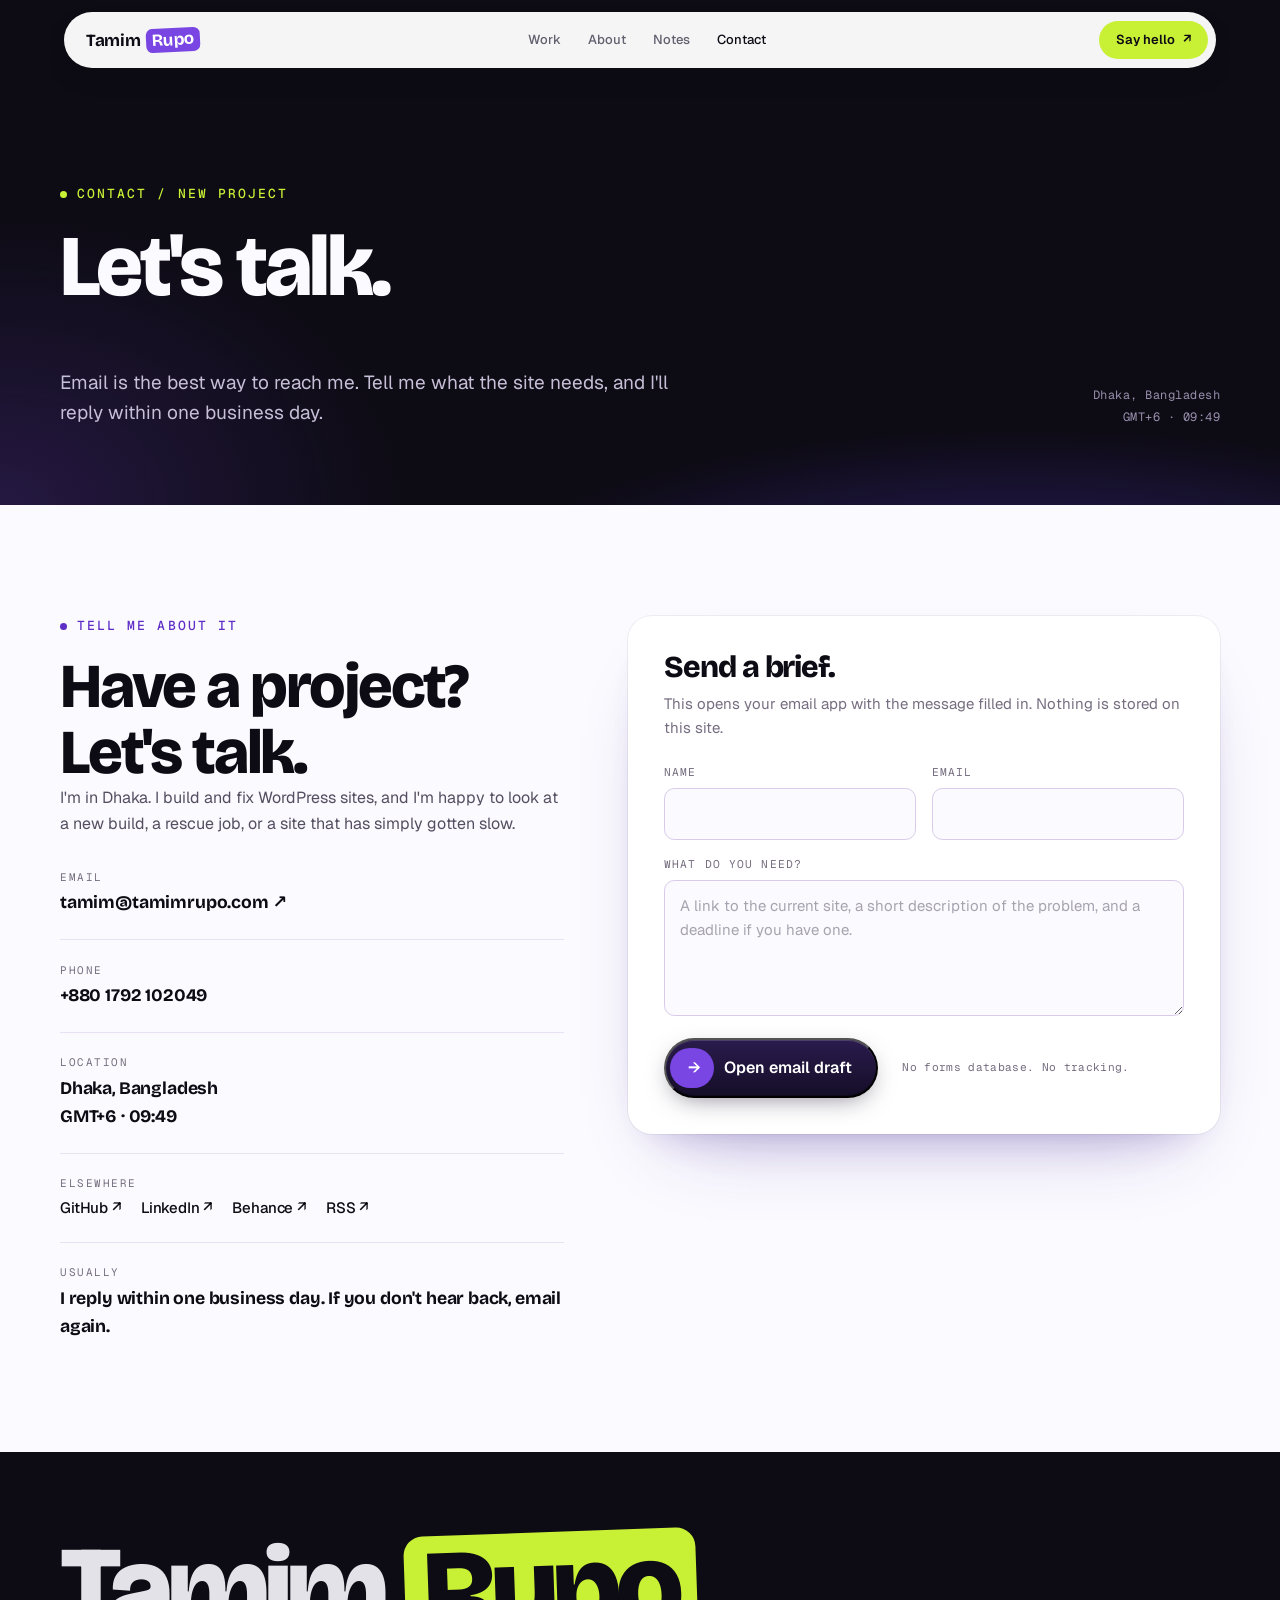
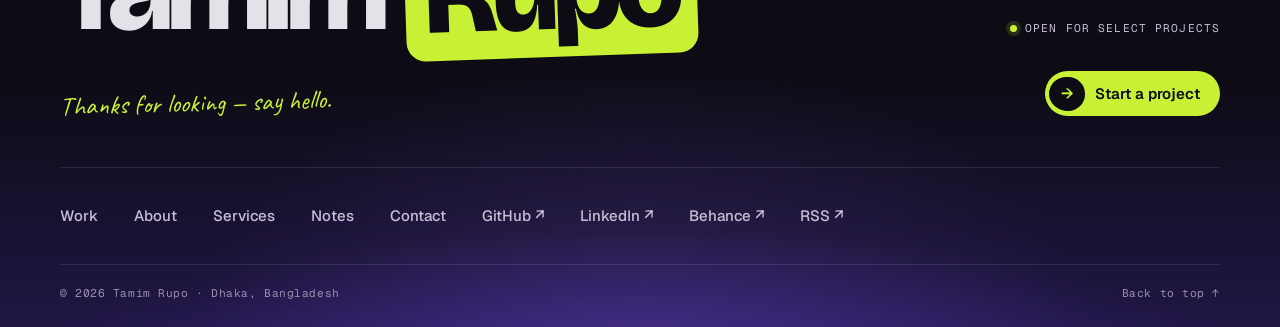
<file: contact.html>
<!DOCTYPE html>
<html lang="en">
<head>
  <meta charset="UTF-8">
  <meta name="viewport" content="width=device-width, initial-scale=1">
  <title>Contact — Tamim Rupo</title>
  <meta name="description" content="Contact Tamim Rupo about WordPress development, security recovery, performance work, or a new project in Dhaka.">
  <meta name="author" content="Tamim Rupo">
  <meta name="color-scheme" content="dark light">
  <meta name="theme-color" content="#0d0b14">
  <link rel="canonical" href="https://tamimrupo.com/contact.html">

  <meta property="og:type" content="website">
  <meta property="og:site_name" content="Tamim Rupo">
  <meta property="og:title" content="Contact — Tamim Rupo">
  <meta property="og:description" content="Contact Tamim Rupo about WordPress development, security recovery, performance work, or a new project in Dhaka.">
  <meta property="og:url" content="https://tamimrupo.com/contact.html">
  <meta property="og:image" content="https://tamimrupo.com/assets/img/og-ai.png">
  <meta property="og:image:width" content="1200">
  <meta property="og:image:height" content="630">
  <meta name="twitter:card" content="summary_large_image">
  <meta name="twitter:title" content="Contact — Tamim Rupo">
  <meta name="twitter:description" content="Contact Tamim Rupo about WordPress development, security recovery, performance work, or a new project in Dhaka.">
  <meta name="twitter:image" content="https://tamimrupo.com/assets/img/og-ai.png">

  <link rel="icon" href="assets/img/favicon.svg?v=4" type="image/svg+xml">
  <link rel="apple-touch-icon" href="assets/img/apple-touch-icon.png?v=4">
  <link rel="manifest" href="site.webmanifest?v=4">
  <link rel="alternate" type="application/rss+xml" title="Tamim Rupo — Notes" href="https://tamimrupo.com/writing/feed.xml">

  <link rel="preconnect" href="https://fonts.googleapis.com">
  <link rel="preconnect" href="https://fonts.gstatic.com" crossorigin>
  <link href="https://fonts.googleapis.com/css2?family=Bricolage+Grotesque:opsz,wght@12..96,700..800&family=Geist:wght@400;500;600;700&family=Geist+Mono:wght@400;500&family=Caveat:wght@500;600&display=swap" rel="stylesheet">
  <link rel="stylesheet" href="assets/css/site.css">
  <script>document.documentElement.classList.add("js");</script>
</head>
<body id="top">
  <a class="skip-link" href="#main">Skip to content</a>

  <header class="site-header">
    <div class="header-pill">
      <a class="brand" href="index.html" aria-label="Tamim Rupo — home">Tamim<span class="brand__chip">Rupo</span></a>
      <nav class="header-nav" id="site-menu" aria-label="Primary">
        <a href="portfolio.html#work">Work</a>
        <a href="portfolio.html#about">About</a>
        <a href="portfolio.html#notes">Notes</a>
        <a href="contact.html" aria-current="page">Contact</a>
      </nav>
      <div class="header-actions">
        <a class="btn btn--lime btn--sm" href="#contact-form">Say hello <span aria-hidden="true">↗</span></a>
        <button class="menu-toggle" type="button" aria-expanded="false" aria-controls="site-menu" aria-label="Open menu">
          <span></span><span></span>
        </button>
      </div>
    </div>
  </header>

  <main id="main">
    <section class="page-hero">
      <div class="container">
        <p class="eyebrow eyebrow--lime">Contact / New project</p>
        <h1>Let's talk.</h1>
        <div class="page-hero__row" style="margin-top:2rem">
          <p class="page-hero__lede">Email is the best way to reach me. Tell me what the site needs, and I'll reply within one business day.</p>
          <p class="page-hero__meta">Dhaka, Bangladesh<br>GMT+6 · <time data-dhaka-time>--:--</time></p>
        </div>
      </div>
    </section>

    <section class="section section--paper">
      <div class="container contact-grid">
        <div class="reveal">
          <p class="eyebrow">Tell me about it</p>
          <h2>Have a project?<br>Let's talk.</h2>
          <p>I'm in Dhaka. I build and fix WordPress sites, and I'm happy to look at a new build, a rescue job, or a site that has simply gotten slow.</p>

          <div class="detail-list">
            <div class="detail">
              <span class="detail__label">Email</span>
              <a href="mailto:tamim@tamimrupo.com">tamim@tamimrupo.com <span aria-hidden="true">↗</span></a>
            </div>
            <div class="detail">
              <span class="detail__label">Phone</span>
              <a href="tel:+8801792102049">+880&nbsp;1792&nbsp;102049</a>
            </div>
            <div class="detail">
              <span class="detail__label">Location</span>
              <p>Dhaka, Bangladesh<br>GMT+6 · <time data-dhaka-time>--:--</time></p>
            </div>
            <div class="detail">
              <span class="detail__label">Elsewhere</span>
              <div class="detail__socials">
                <a href="https://github.com/tamimrupo" target="_blank" rel="noopener noreferrer">GitHub ↗</a>
                <a href="https://www.linkedin.com/in/tamimrupo/" target="_blank" rel="noopener noreferrer">LinkedIn ↗</a>
                <a href="https://www.behance.net/tamimrupo" target="_blank" rel="noopener noreferrer">Behance ↗</a>
                <a href="writing/feed.xml">RSS ↗</a>
              </div>
            </div>
            <div class="detail">
              <span class="detail__label">Usually</span>
              <p>I reply within one business day. If you don't hear back, email again.</p>
            </div>
          </div>
        </div>

        <div class="form-card reveal" style="--i:1">
          <h2>Send a brief.</h2>
          <p class="form-card__note">This opens your email app with the message filled in. Nothing is stored on this site.</p>
          <form class="contact-form" id="contact-form" action="mailto:tamim@tamimrupo.com" method="post" enctype="text/plain">
            <div class="form-grid">
              <div class="field">
                <label for="name">Name</label>
                <input type="text" id="name" name="name" autocomplete="name" required>
              </div>
              <div class="field">
                <label for="email">Email</label>
                <input type="email" id="email" name="email" autocomplete="email" required>
              </div>
              <div class="field field--full">
                <label for="message">What do you need?</label>
                <textarea id="message" name="message" required placeholder="A link to the current site, a short description of the problem, and a deadline if you have one."></textarea>
              </div>
            </div>
            <div class="form-actions">
              <button class="btn-arrow btn-arrow--dark" type="submit">
                <span class="btn-arrow__icon" aria-hidden="true">→</span>
                <span class="btn-arrow__text">Open email draft</span>
              </button>
              <p class="form-note">No forms database. No tracking.</p>
            </div>
            <div class="form-status" id="form-status" role="status" aria-live="polite"></div>
          </form>
        </div>
      </div>
    </section>
  </main>

  <footer class="site-footer" id="footer">
    <div class="container">
      <div class="footer__top">
        <div>
          <a class="footer__wordmark" href="index.html">Tamim <span class="footer__chip">Rupo</span></a>
          <p class="footer__tagline">Thanks for looking — say hello.</p>
        </div>
        <div class="footer__aside">
          <p class="footer__available"><i aria-hidden="true"></i>Open for select projects</p>
          <a class="btn-arrow btn-arrow--lime btn-arrow--sm" href="contact.html">
            <span class="btn-arrow__icon" aria-hidden="true">→</span>
            <span class="btn-arrow__text">Start a project</span>
          </a>
        </div>
      </div>
      <nav class="footer__nav" aria-label="Footer">
        <a href="portfolio.html#work">Work</a>
        <a href="portfolio.html#about">About</a>
        <a href="portfolio.html#services">Services</a>
        <a href="portfolio.html#notes">Notes</a>
        <a href="contact.html">Contact</a>
        <a href="https://github.com/tamimrupo" target="_blank" rel="noopener noreferrer">GitHub ↗</a>
        <a href="https://www.linkedin.com/in/tamimrupo/" target="_blank" rel="noopener noreferrer">LinkedIn ↗</a>
        <a href="https://www.behance.net/tamimrupo" target="_blank" rel="noopener noreferrer">Behance ↗</a>
        <a href="writing/feed.xml">RSS ↗</a>
      </nav>
      <div class="footer__bar">
        <p>© <span data-year>2026</span> Tamim Rupo · Dhaka, Bangladesh</p>
        <p><a href="#top">Back to top ↑</a></p>
      </div>
    </div>
  </footer>

  <script src="assets/js/site.js"></script>
</body>
</html>
</file>
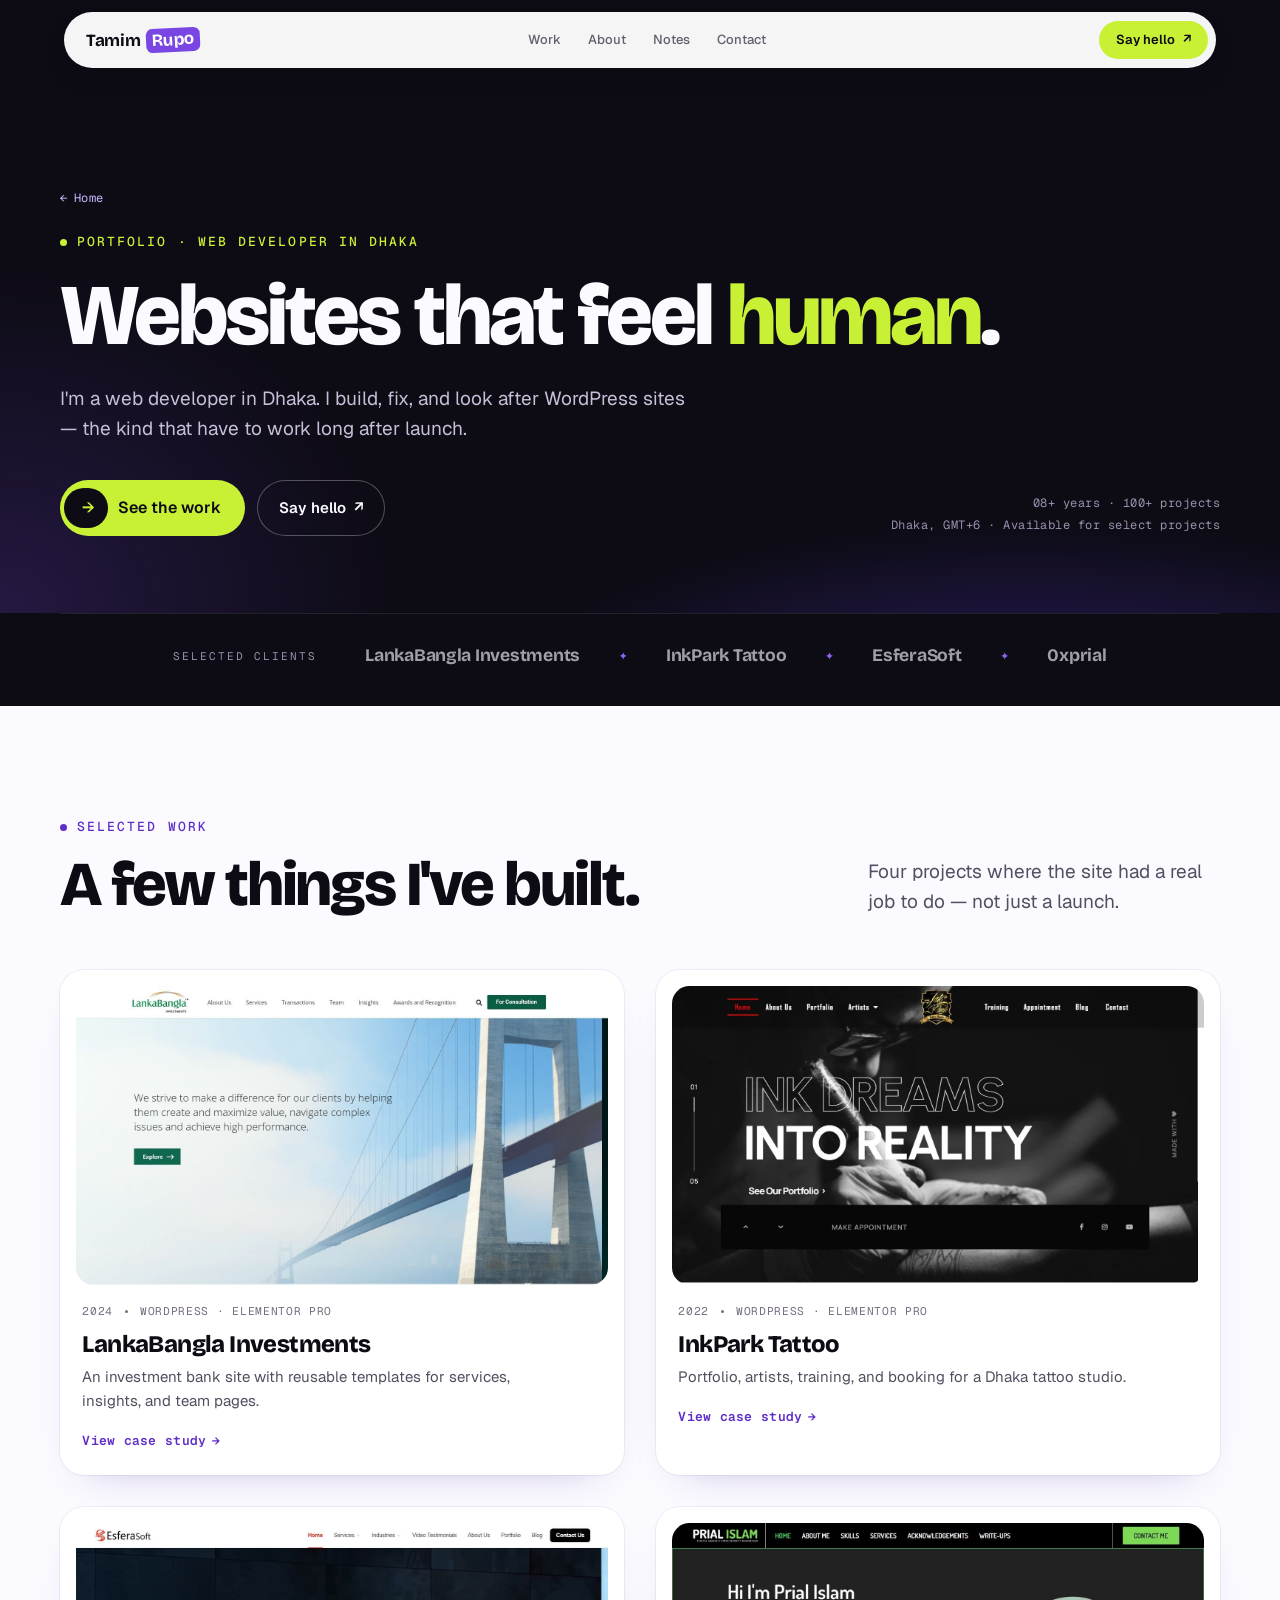
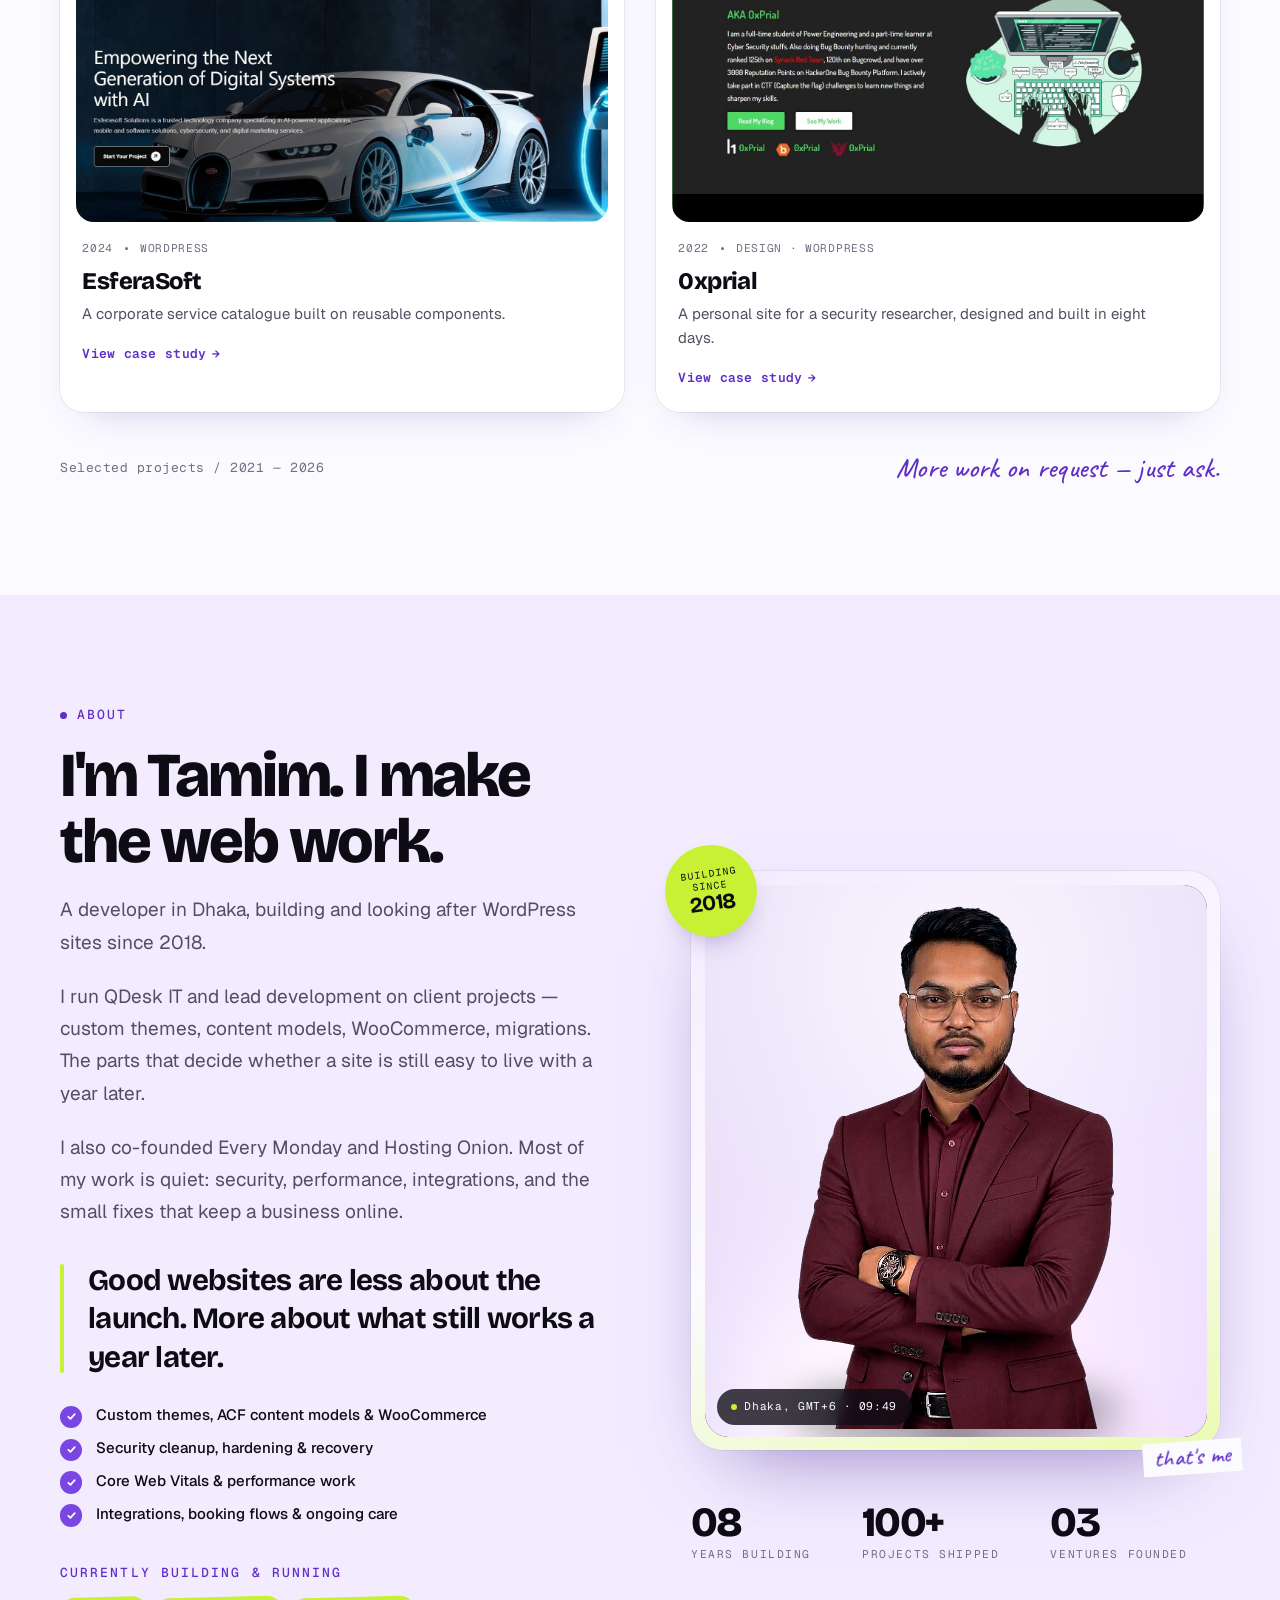
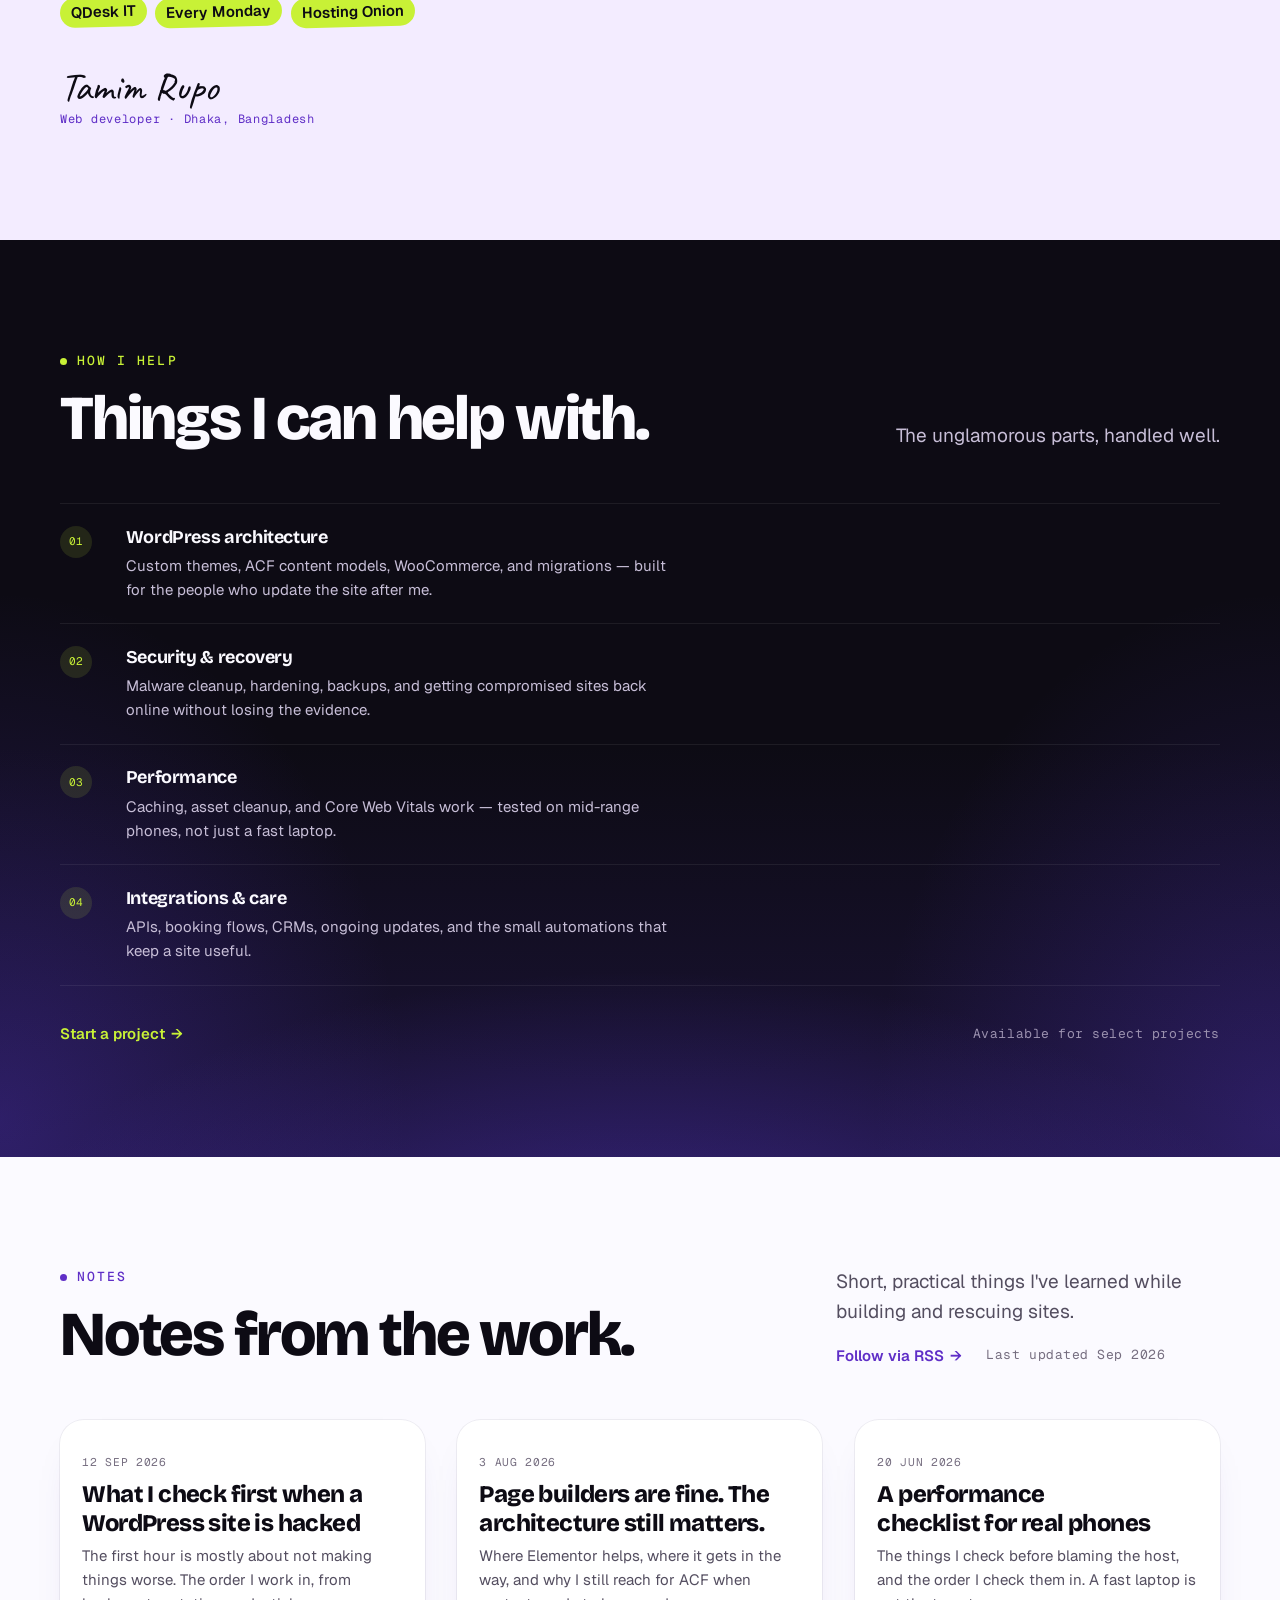
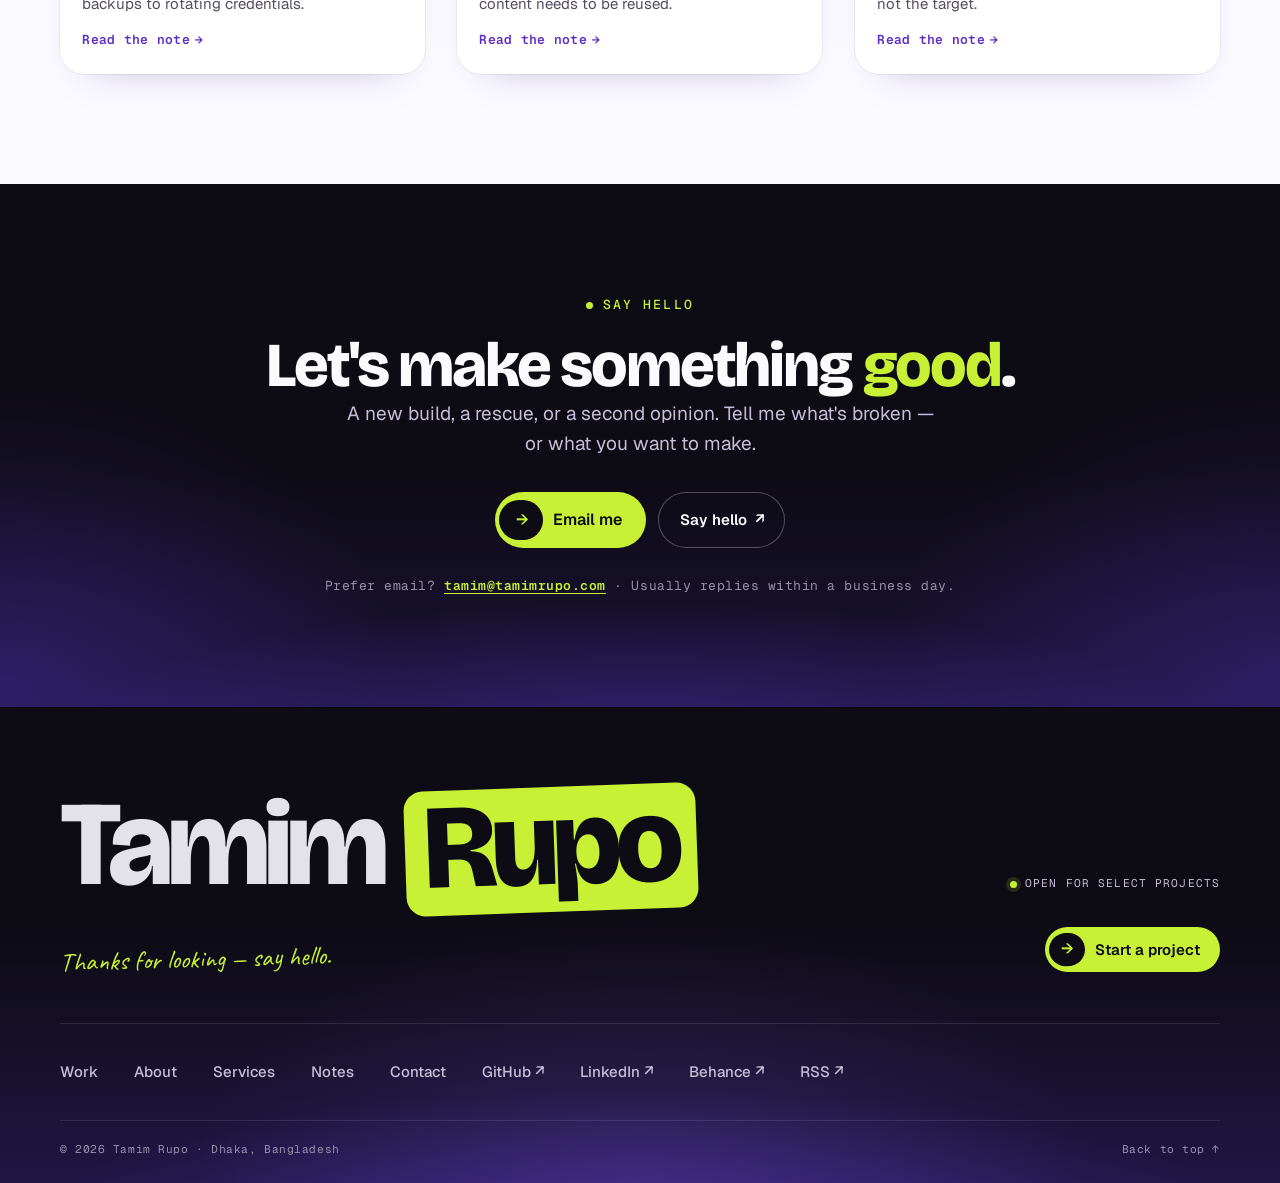
<file: portfolio.html>
<!DOCTYPE html>
<html lang="en">
<head>
  <meta charset="UTF-8">
  <meta name="viewport" content="width=device-width, initial-scale=1">
  <title>Portfolio — Tamim Rupo, web developer in Dhaka</title>
  <meta name="description" content="Selected work by Tamim Rupo, a WordPress developer in Dhaka. Builds, security, performance, and care after launch — for sites that still work a year later.">
  <meta name="author" content="Tamim Rupo">
  <meta name="color-scheme" content="dark light">
  <meta name="theme-color" content="#0d0b14">
  <link rel="canonical" href="https://tamimrupo.com/portfolio.html">

  <meta property="og:type" content="website">
  <meta property="og:site_name" content="Tamim Rupo">
  <meta property="og:title" content="Portfolio — Tamim Rupo, web developer in Dhaka">
  <meta property="og:description" content="Selected work by Tamim Rupo, a WordPress developer in Dhaka. Builds, security, performance, and care after launch — for sites that still work a year later.">
  <meta property="og:url" content="https://tamimrupo.com/portfolio.html">
  <meta property="og:image" content="https://tamimrupo.com/assets/img/og-ai.png">
  <meta property="og:image:width" content="1200">
  <meta property="og:image:height" content="630">
  <meta property="og:image:alt" content="Tamim Rupo — web developer in Dhaka. Websites that feel human.">
  <meta name="twitter:card" content="summary_large_image">
  <meta name="twitter:title" content="Portfolio — Tamim Rupo, web developer in Dhaka">
  <meta name="twitter:description" content="Selected work by Tamim Rupo, a WordPress developer in Dhaka. Builds, security, performance, and care after launch — for sites that still work a year later.">
  <meta name="twitter:image" content="https://tamimrupo.com/assets/img/og-ai.png">

  <link rel="icon" href="assets/img/favicon.svg?v=4" type="image/svg+xml">
  <link rel="apple-touch-icon" href="assets/img/apple-touch-icon.png?v=4">
  <link rel="manifest" href="site.webmanifest?v=4">
  <link rel="alternate" type="application/rss+xml" title="Tamim Rupo — Notes" href="https://tamimrupo.com/writing/feed.xml">

  <link rel="preconnect" href="https://fonts.googleapis.com">
  <link rel="preconnect" href="https://fonts.gstatic.com" crossorigin>
  <link href="https://fonts.googleapis.com/css2?family=Bricolage+Grotesque:opsz,wght@12..96,700..800&family=Geist:wght@400;500;600;700&family=Geist+Mono:wght@400;500&family=Caveat:wght@500;600&display=swap" rel="stylesheet">
  <link rel="stylesheet" href="assets/css/site.css">
  <script>document.documentElement.classList.add("js");</script>

  <script type="application/ld+json">
{
  "@context": "https://schema.org",
  "@type": "Person",
  "name": "Tamim Rupo",
  "jobTitle": "Web Developer",
  "description": "Web developer in Dhaka, Bangladesh. Builds and looks after WordPress sites, with a focus on security, performance, and maintainable architecture.",
  "url": "https://tamimrupo.com/",
  "email": "mailto:tamim@tamimrupo.com",
  "address": {
    "@type": "PostalAddress",
    "addressLocality": "Dhaka",
    "addressCountry": "BD"
  },
  "worksFor": {
    "@type": "Organization",
    "name": "QDesk IT",
    "url": "https://qdeskit.com/"
  },
  "sameAs": [
    "https://github.com/tamimrupo",
    "https://www.linkedin.com/in/tamimrupo/",
    "https://www.behance.net/tamimrupo"
  ]
}
  </script>
</head>
<body id="top">
  <a class="skip-link" href="#main">Skip to content</a>

  <header class="site-header">
    <div class="header-pill">
      <a class="brand" href="index.html" aria-label="Tamim Rupo — home">Tamim<span class="brand__chip">Rupo</span></a>
      <nav class="header-nav" id="site-menu" aria-label="Primary">
        <a href="portfolio.html#work">Work</a>
        <a href="portfolio.html#about">About</a>
        <a href="portfolio.html#notes">Notes</a>
        <a href="contact.html">Contact</a>
      </nav>
      <div class="header-actions">
        <a class="btn btn--lime btn--sm" href="contact.html">Say hello <span aria-hidden="true">↗</span></a>
        <button class="menu-toggle" type="button" aria-expanded="false" aria-controls="site-menu" aria-label="Open menu">
          <span></span><span></span>
        </button>
      </div>
    </div>
  </header>

  <main id="main">
    <!-- Page hero -->
    <section class="page-hero">
      <div class="container">
        <a class="breadcrumb" href="index.html">Home</a>
        <p class="eyebrow eyebrow--lime">Portfolio · Web developer in Dhaka</p>
        <h1>Websites that feel <em class="hl">human</em>.</h1>
        <p class="page-hero__lede">I'm a web developer in Dhaka. I build, fix, and look after WordPress sites — the kind that have to work long after launch.</p>
        <div class="page-hero__row" style="margin-top:2.25rem">
          <div class="on-dark" style="display:flex;flex-wrap:wrap;gap:.75rem">
            <a class="btn-arrow btn-arrow--lime" href="#work">
              <span class="btn-arrow__icon" aria-hidden="true">→</span>
              <span class="btn-arrow__text">See the work</span>
            </a>
            <a class="btn btn--ghost" href="contact.html">Say hello <span aria-hidden="true">↗</span></a>
          </div>
          <p class="page-hero__meta">08+ years · 100+ projects<br>Dhaka, GMT+6 · Available for select projects</p>
        </div>
      </div>
    </section>

    <!-- Clients -->
    <div class="clients">
      <div class="container clients__inner">
        <p class="clients__label">Selected clients</p>
        <ul class="clients__list">
          <li>LankaBangla Investments</li>
          <li>InkPark Tattoo</li>
          <li>EsferaSoft</li>
          <li>0xprial</li>
        </ul>
      </div>
    </div>

    <!-- Selected work -->
    <section class="section section--paper" id="work">
      <div class="container">
        <div class="section-head reveal">
          <div>
            <p class="eyebrow">Selected work</p>
            <h2>A few things I've built.</h2>
          </div>
          <p class="lead" style="max-width:22rem;margin:0">Four projects where the site had a real job to do — not just a launch.</p>
        </div>

        <div class="work-grid">
          <a class="work-card reveal" href="work/lankabangla.html">
            <div class="work-card__media">
              <img src="assets/screens/lankabangla.jpg" alt="LankaBangla Investments website" width="1440" height="810" loading="lazy">
            </div>
            <div class="work-card__body">
              <p class="work-card__meta"><span>2024</span><span class="dot" aria-hidden="true"></span><span>WordPress · Elementor Pro</span></p>
              <h3 class="work-card__title">LankaBangla Investments</h3>
              <p class="work-card__desc">An investment bank site with reusable templates for services, insights, and team pages.</p>
              <span class="work-card__link">View case study</span>
            </div>
          </a>

          <a class="work-card reveal" href="work/inkpark.html" style="--i:1">
            <div class="work-card__media">
              <img src="assets/screens/inkpark.jpg" alt="InkPark Tattoo website" width="1440" height="810" loading="lazy">
            </div>
            <div class="work-card__body">
              <p class="work-card__meta"><span>2022</span><span class="dot" aria-hidden="true"></span><span>WordPress · Elementor Pro</span></p>
              <h3 class="work-card__title">InkPark Tattoo</h3>
              <p class="work-card__desc">Portfolio, artists, training, and booking for a Dhaka tattoo studio.</p>
              <span class="work-card__link">View case study</span>
            </div>
          </a>

          <a class="work-card reveal" href="work/esferasoft.html">
            <div class="work-card__media">
              <img src="assets/screens/esferasoft.jpg" alt="EsferaSoft website" width="1440" height="810" loading="lazy">
            </div>
            <div class="work-card__body">
              <p class="work-card__meta"><span>2024</span><span class="dot" aria-hidden="true"></span><span>WordPress</span></p>
              <h3 class="work-card__title">EsferaSoft</h3>
              <p class="work-card__desc">A corporate service catalogue built on reusable components.</p>
              <span class="work-card__link">View case study</span>
            </div>
          </a>

          <a class="work-card reveal" href="work/0xprial.html" style="--i:1">
            <div class="work-card__media">
              <img src="assets/screens/0xprial.jpg" alt="0xprial website" width="1440" height="810" loading="lazy">
            </div>
            <div class="work-card__body">
              <p class="work-card__meta"><span>2022</span><span class="dot" aria-hidden="true"></span><span>Design · WordPress</span></p>
              <h3 class="work-card__title">0xprial</h3>
              <p class="work-card__desc">A personal site for a security researcher, designed and built in eight days.</p>
              <span class="work-card__link">View case study</span>
            </div>
          </a>
        </div>

        <div class="reveal" style="display:flex;flex-wrap:wrap;align-items:center;justify-content:space-between;gap:1rem;margin-top:2.5rem">
          <p class="mono" style="margin:0">Selected projects / 2021 — 2026</p>
          <p class="hand" style="margin:0">More work on request — just ask.</p>
        </div>
      </div>
    </section>

    <!-- About -->
    <section class="section section--paper-2" id="about">
      <div class="container split">
        <div class="split__copy reveal">
          <p class="eyebrow">About</p>
          <h2>I'm Tamim. I make the web work.</h2>
          <div class="prose">
            <p>A developer in Dhaka, building and looking after WordPress sites since 2018.</p>
            <p>I run QDesk IT and lead development on client projects — custom themes, content models, WooCommerce, migrations. The parts that decide whether a site is still easy to live with a year later.</p>
            <p>I also co-founded Every Monday and Hosting Onion. Most of my work is quiet: security, performance, integrations, and the small fixes that keep a business online.</p>
          </div>
          <blockquote class="quote" style="margin-top:2rem">Good websites are less about the launch. More about what still works a year later.</blockquote>
          <ul class="checks">
            <li>Custom themes, ACF content models &amp; WooCommerce</li>
            <li>Security cleanup, hardening &amp; recovery</li>
            <li>Core Web Vitals &amp; performance work</li>
            <li>Integrations, booking flows &amp; ongoing care</li>
          </ul>
          <p class="eyebrow eyebrow--plain" style="margin-top:2.25rem;margin-bottom:.85rem">Currently building &amp; running</p>
          <div style="display:flex;flex-wrap:wrap;gap:.5rem">
            <span class="badge badge--pill">QDesk IT</span>
            <span class="badge badge--pill">Every Monday</span>
            <span class="badge badge--pill">Hosting Onion</span>
          </div>
          <p class="signature">
            <span class="signature__name">Tamim Rupo</span>
            <span class="signature__role">Web developer · Dhaka, Bangladesh</span>
          </p>
        </div>

        <div class="split__media reveal" style="--i:1">
          <div class="portrait-card">
            <span class="portrait-card__badge"><span>Building<br>since<br><b>2018</b></span></span>
            <div class="portrait-card__media">
              <img src="assets/img/tamim-standing.jpg" alt="Tamim Rupo, web developer in Dhaka" width="1000" height="1100" loading="lazy">
            </div>
            <span class="portrait-card__chip"><i aria-hidden="true"></i>Dhaka, GMT+6 · <time data-dhaka-time>--:--</time></span>
            <p class="portrait-card__note hand">that's me</p>
          </div>
          <ul class="stats" style="margin-top:3.25rem">
            <li><b>08</b><span>Years building</span></li>
            <li><b>100+</b><span>Projects shipped</span></li>
            <li><b>03</b><span>Ventures founded</span></li>
          </ul>
        </div>
      </div>
    </section>

    <!-- Services -->
    <section class="section section--dark section--glow" id="services">
      <div class="container">
        <div class="section-head reveal">
          <div>
            <p class="eyebrow eyebrow--lime">How I help</p>
            <h2>Things I can help with.</h2>
          </div>
          <p class="lead on-dark" style="max-width:22rem;margin:0">The unglamorous parts, handled well.</p>
        </div>

        <ol class="number-list reveal" style="margin-top:0">
          <li class="num-item">
            <span class="num-item__num">01</span>
            <div>
              <h3>WordPress architecture</h3>
              <p>Custom themes, ACF content models, WooCommerce, and migrations — built for the people who update the site after me.</p>
            </div>
          </li>
          <li class="num-item">
            <span class="num-item__num">02</span>
            <div>
              <h3>Security &amp; recovery</h3>
              <p>Malware cleanup, hardening, backups, and getting compromised sites back online without losing the evidence.</p>
            </div>
          </li>
          <li class="num-item">
            <span class="num-item__num">03</span>
            <div>
              <h3>Performance</h3>
              <p>Caching, asset cleanup, and Core Web Vitals work — tested on mid-range phones, not just a fast laptop.</p>
            </div>
          </li>
          <li class="num-item">
            <span class="num-item__num">04</span>
            <div>
              <h3>Integrations &amp; care</h3>
              <p>APIs, booking flows, CRMs, ongoing updates, and the small automations that keep a site useful.</p>
            </div>
          </li>
        </ol>

        <div class="reveal" style="display:flex;flex-wrap:wrap;align-items:center;justify-content:space-between;gap:1.25rem;margin-top:2.25rem">
          <a class="arrow-link" href="contact.html">Start a project</a>
          <p class="mono on-dark" style="margin:0">Available for select projects</p>
        </div>
      </div>
    </section>

    <!-- Notes -->
    <section class="section section--paper" id="notes">
      <div class="container">
        <div class="section-head reveal">
          <div>
            <p class="eyebrow">Notes</p>
            <h2>Notes from the work.</h2>
          </div>
          <div>
            <p class="lead" style="max-width:24rem;margin:0 0 1rem">Short, practical things I've learned while building and rescuing sites.</p>
            <div style="display:flex;flex-wrap:wrap;align-items:center;gap:.75rem 1.5rem">
              <a class="arrow-link" href="writing/feed.xml">Follow via RSS</a>
              <span class="mono">Last updated Sep 2026</span>
            </div>
          </div>
        </div>

        <div class="work-grid work-grid--three">
          <a class="work-card reveal" href="writing/wordpress-security.html">
            <div class="work-card__body" style="display:flex;flex-direction:column;flex:1">
              <p class="work-card__meta"><span>12 Sep 2026</span></p>
              <h3 class="work-card__title">What I check first when a WordPress site is hacked</h3>
              <p class="work-card__desc">The first hour is mostly about not making things worse. The order I work in, from backups to rotating credentials.</p>
              <span class="work-card__link" style="margin-top:auto">Read the note</span>
            </div>
          </a>

          <a class="work-card reveal" href="writing/wordpress-architecture.html" style="--i:1">
            <div class="work-card__body" style="display:flex;flex-direction:column;flex:1">
              <p class="work-card__meta"><span>3 Aug 2026</span></p>
              <h3 class="work-card__title">Page builders are fine. The architecture still matters.</h3>
              <p class="work-card__desc">Where Elementor helps, where it gets in the way, and why I still reach for ACF when content needs to be reused.</p>
              <span class="work-card__link" style="margin-top:auto">Read the note</span>
            </div>
          </a>

          <a class="work-card reveal" href="writing/performance-checklist.html" style="--i:2">
            <div class="work-card__body" style="display:flex;flex-direction:column;flex:1">
              <p class="work-card__meta"><span>20 Jun 2026</span></p>
              <h3 class="work-card__title">A performance checklist for real phones</h3>
              <p class="work-card__desc">The things I check before blaming the host, and the order I check them in. A fast laptop is not the target.</p>
              <span class="work-card__link" style="margin-top:auto">Read the note</span>
            </div>
          </a>
        </div>
      </div>
    </section>

    <!-- CTA -->
    <section class="section section--dark section--glow" id="contact">
      <div class="container center">
        <p class="eyebrow eyebrow--lime reveal" style="justify-content:center">Say hello</p>
        <h2 class="reveal" style="--i:1">Let's make something <em class="hl">good</em>.</h2>
        <p class="lead on-dark reveal" style="--i:2">A new build, a rescue, or a second opinion. Tell me what's broken — or what you want to make.</p>
        <div class="reveal" style="--i:3;display:flex;gap:.75rem;justify-content:center;flex-wrap:wrap;margin-top:2rem">
          <a class="btn-arrow btn-arrow--lime" href="mailto:tamim@tamimrupo.com">
            <span class="btn-arrow__icon" aria-hidden="true">→</span>
            <span class="btn-arrow__text">Email me</span>
          </a>
          <a class="btn btn--ghost" href="contact.html">Say hello <span aria-hidden="true">↗</span></a>
        </div>
        <p class="mono on-dark reveal" style="--i:4;margin-top:1.75rem">Prefer email? <a class="text-link" href="mailto:tamim@tamimrupo.com">tamim@tamimrupo.com</a> · Usually replies within a business day.</p>
      </div>
    </section>
  </main>

  <footer class="site-footer" id="footer">
    <div class="container">
      <div class="footer__top">
        <div>
          <a class="footer__wordmark" href="index.html">Tamim <span class="footer__chip">Rupo</span></a>
          <p class="footer__tagline">Thanks for looking — say hello.</p>
        </div>
        <div class="footer__aside">
          <p class="footer__available"><i aria-hidden="true"></i>Open for select projects</p>
          <a class="btn-arrow btn-arrow--lime btn-arrow--sm" href="contact.html">
            <span class="btn-arrow__icon" aria-hidden="true">→</span>
            <span class="btn-arrow__text">Start a project</span>
          </a>
        </div>
      </div>

      <nav class="footer__nav" aria-label="Footer">
        <a href="portfolio.html#work">Work</a>
        <a href="portfolio.html#about">About</a>
        <a href="portfolio.html#services">Services</a>
        <a href="portfolio.html#notes">Notes</a>
        <a href="contact.html">Contact</a>
        <a href="https://github.com/tamimrupo" target="_blank" rel="noopener noreferrer">GitHub ↗</a>
        <a href="https://www.linkedin.com/in/tamimrupo/" target="_blank" rel="noopener noreferrer">LinkedIn ↗</a>
        <a href="https://www.behance.net/tamimrupo" target="_blank" rel="noopener noreferrer">Behance ↗</a>
        <a href="writing/feed.xml">RSS ↗</a>
      </nav>

      <div class="footer__bar">
        <p>© <span data-year>2026</span> Tamim Rupo · Dhaka, Bangladesh</p>
        <p><a href="#top">Back to top ↑</a></p>
      </div>
    </div>
  </footer>

  <script src="assets/js/site.js"></script>
</body>
</html>
</file>
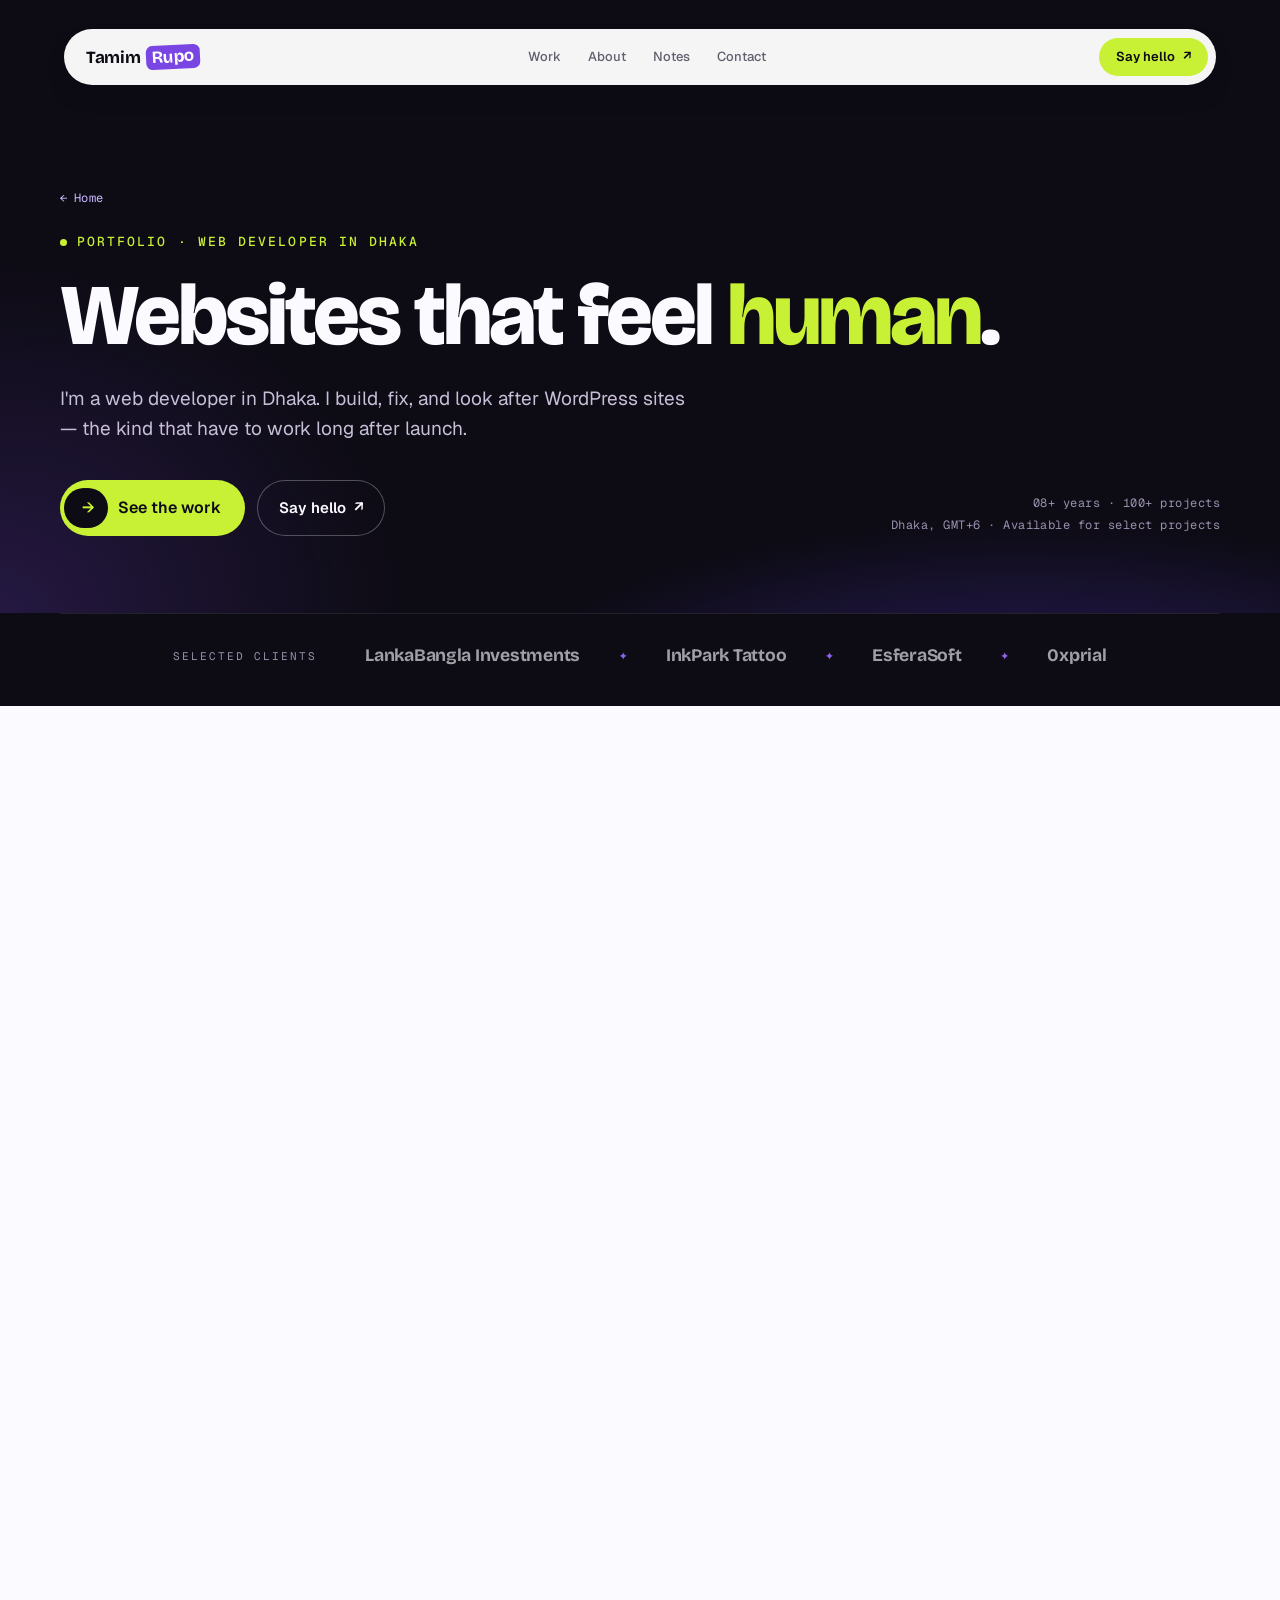
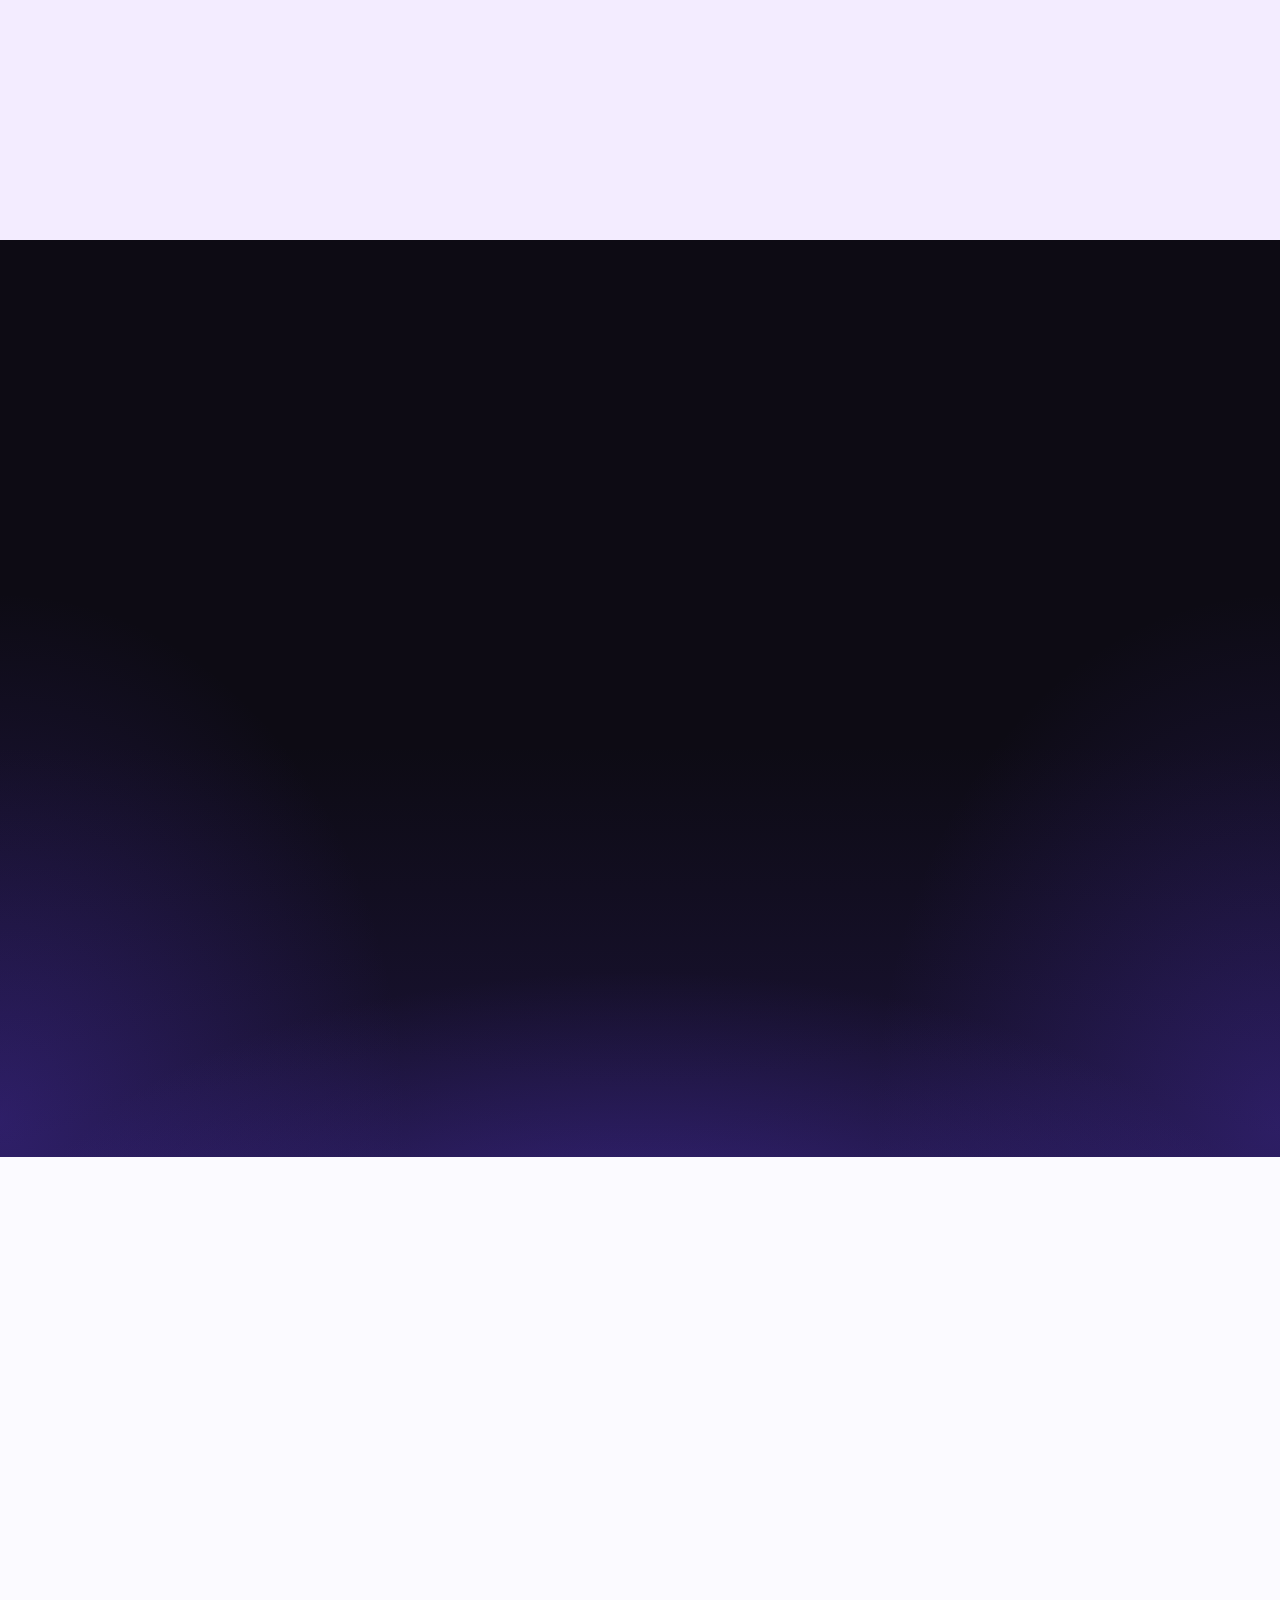
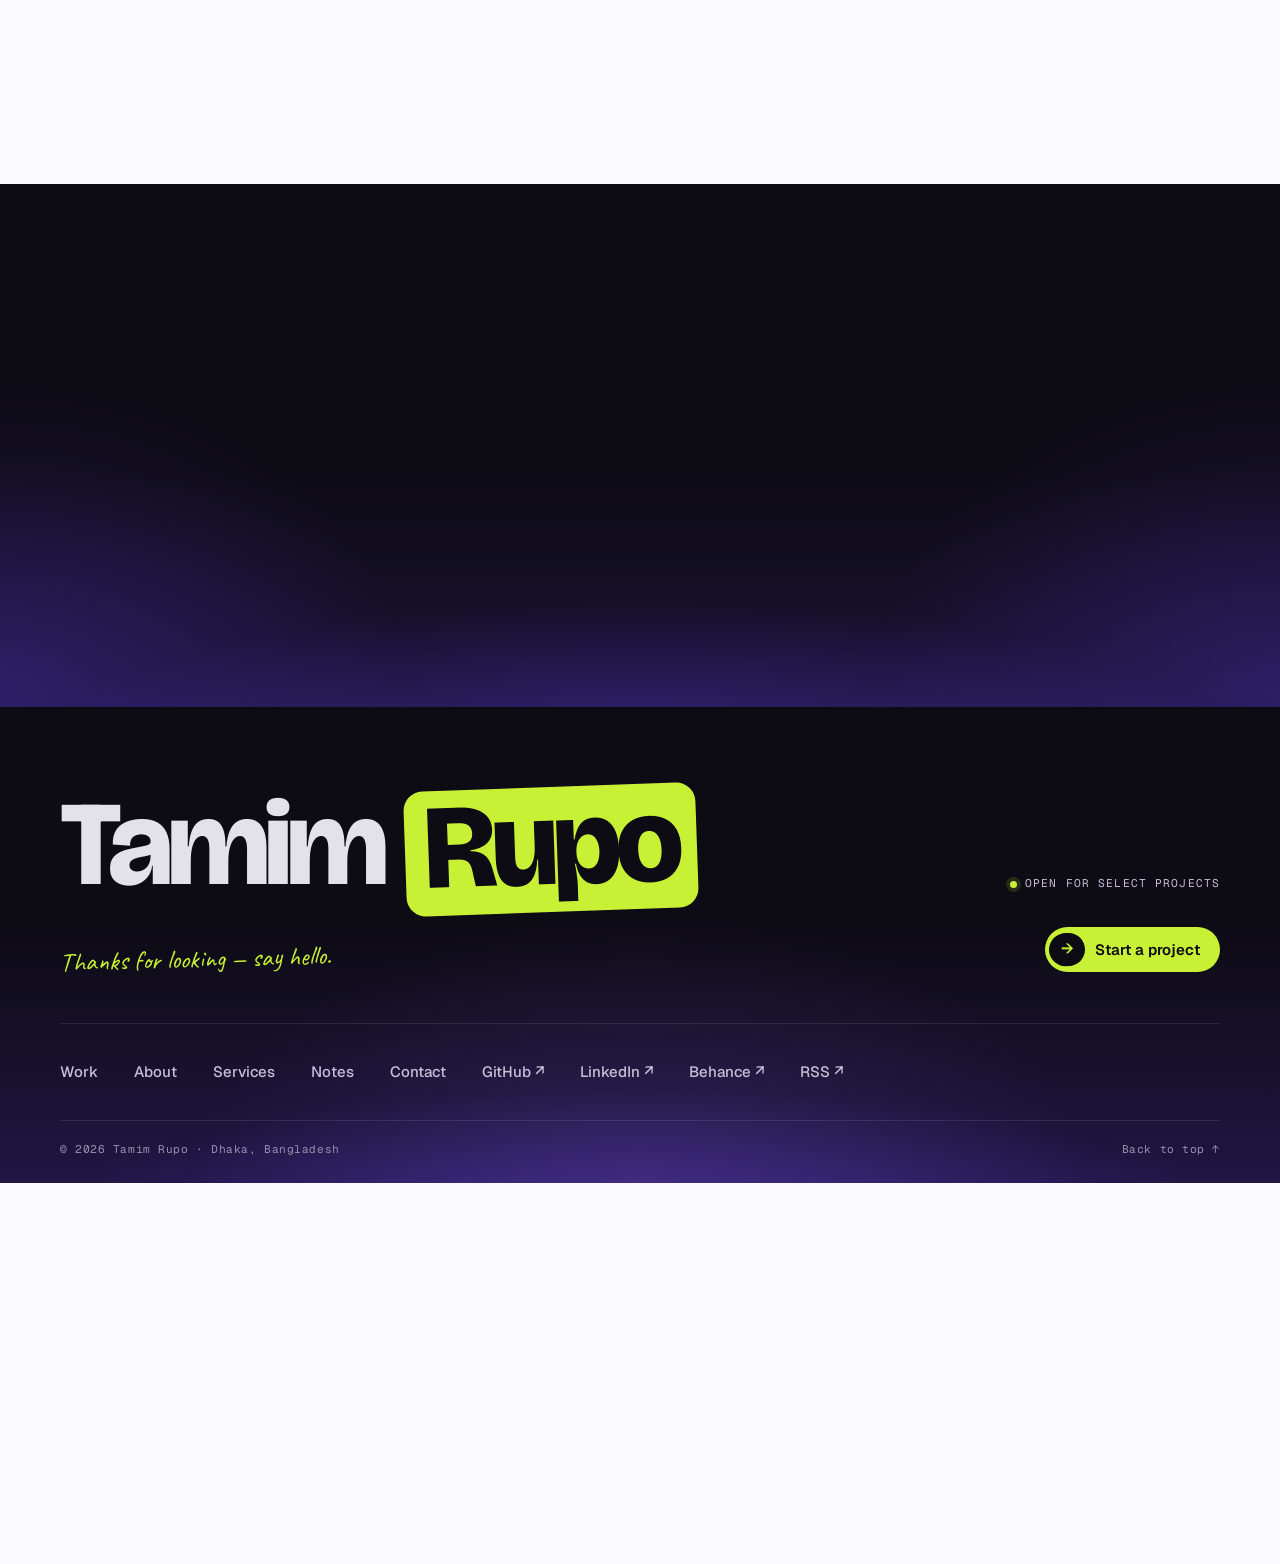
<file: work.html>
<!DOCTYPE html>
<html lang="en">
<head>
  <meta charset="UTF-8">
  <meta name="viewport" content="width=device-width, initial-scale=1">
  <title>Work — Tamim Rupo</title>
  <meta name="robots" content="noindex">
  <meta http-equiv="refresh" content="0; url=portfolio.html#work">
  <link rel="canonical" href="https://tamimrupo.com/portfolio.html#work">
  <link rel="icon" href="assets/img/favicon.svg?v=4" type="image/svg+xml">
  <style>
    :root { color-scheme: dark; }
    * { box-sizing: border-box; }
    html, body { margin: 0; min-height: 100%; }
    body {
      display: grid; place-items: center; padding: 24px; min-height: 100vh;
      background: radial-gradient(60% 46% at 50% 112%, #5c3adc6b, #0d0b1400 72%), #0d0b14;
      color: #fbfaff; font: 16px/1.6 "Geist", system-ui, -apple-system, sans-serif;
    }
    .box {
      max-width: 430px; padding: 30px 32px; border-radius: 20px;
      background: #231a36; box-shadow: inset 0 0 0 1px #ffffff14, 0 30px 60px -30px #000;
      text-align: center;
    }
    .mark { display: inline-grid; place-items: center; width: 44px; height: 44px; margin-bottom: 14px; border-radius: 50%; background: #c8f136; color: #0d0b14; font-weight: 700; font-size: 20px; }
    p { margin: 0 0 10px; color: #c7bed7; }
    a { color: #c8f136; font-weight: 600; text-underline-offset: 3px; }
  </style>
</head>
<body>
  <div class="box">
    <div class="mark" aria-hidden="true">✦</div>
    <p>This page moved to the <a href="portfolio.html#work">selected work section</a>.</p>
  </div>
</body>
</html>
</file>
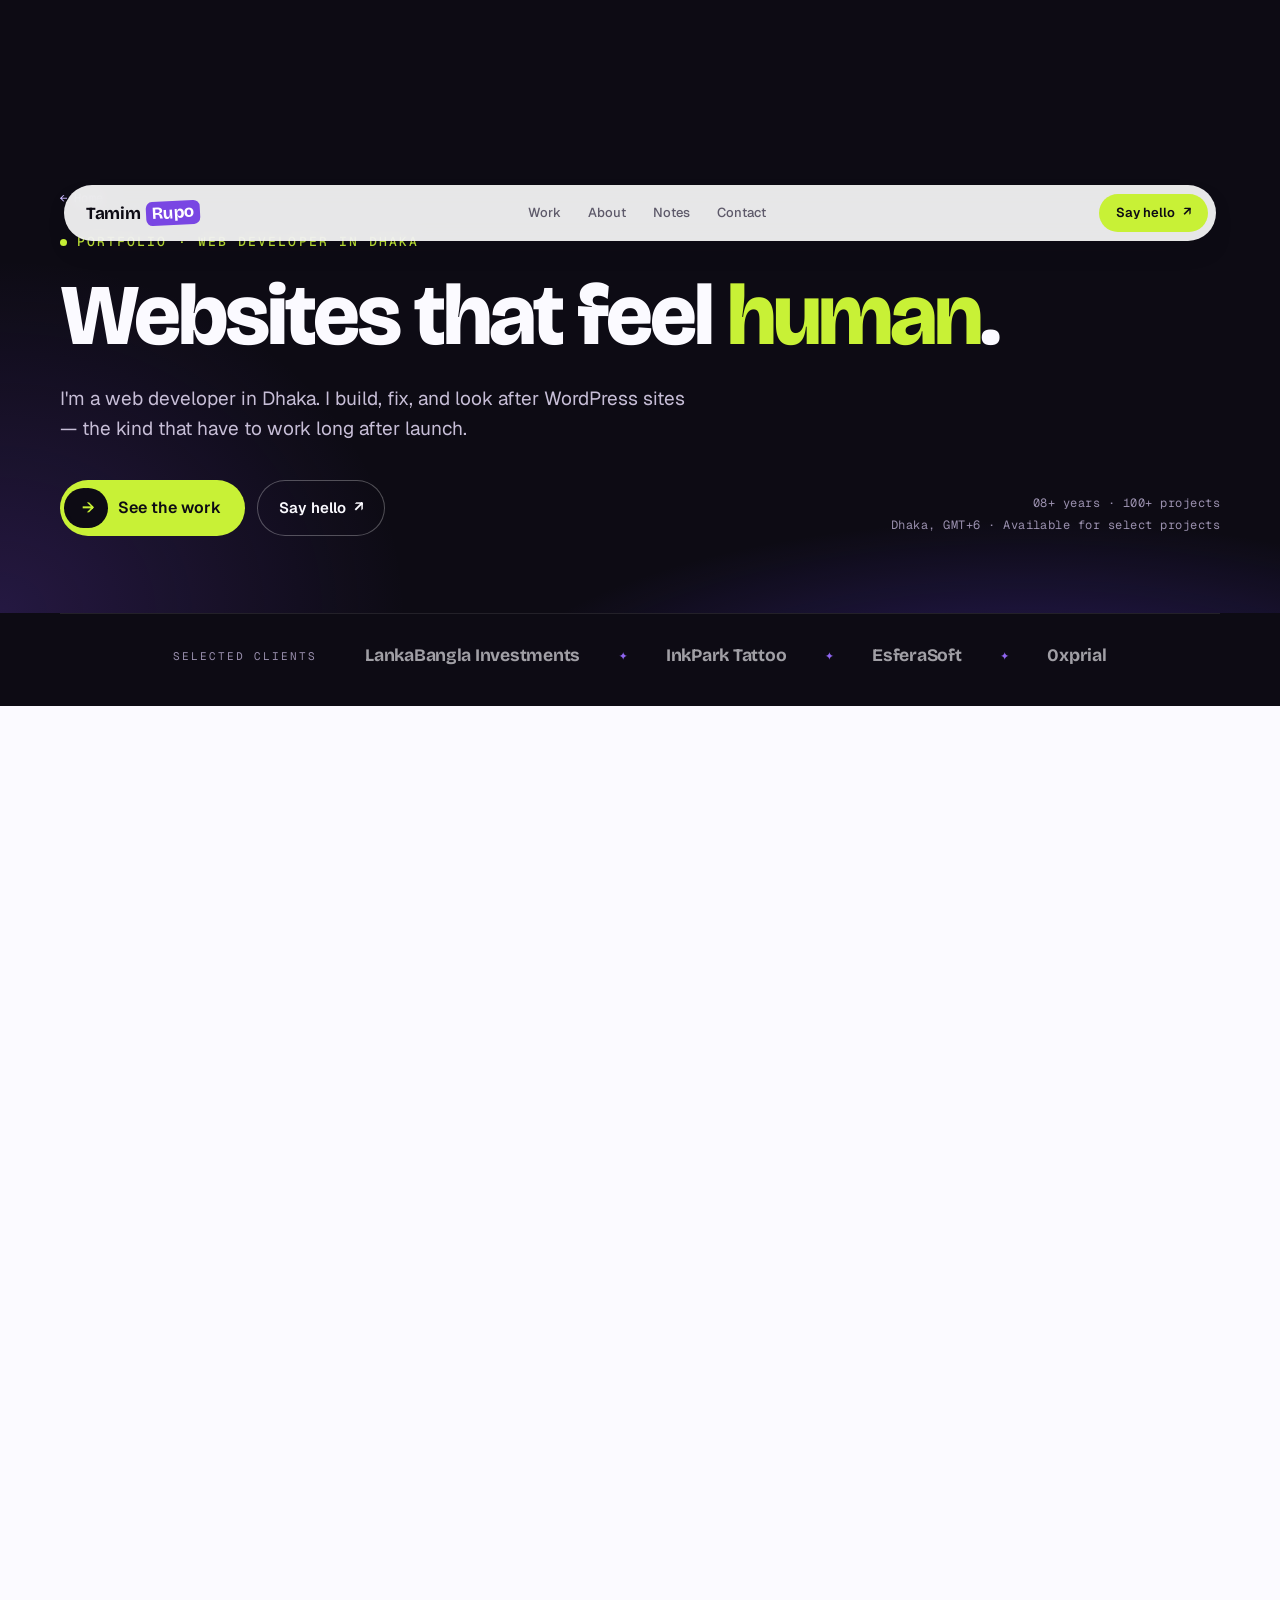
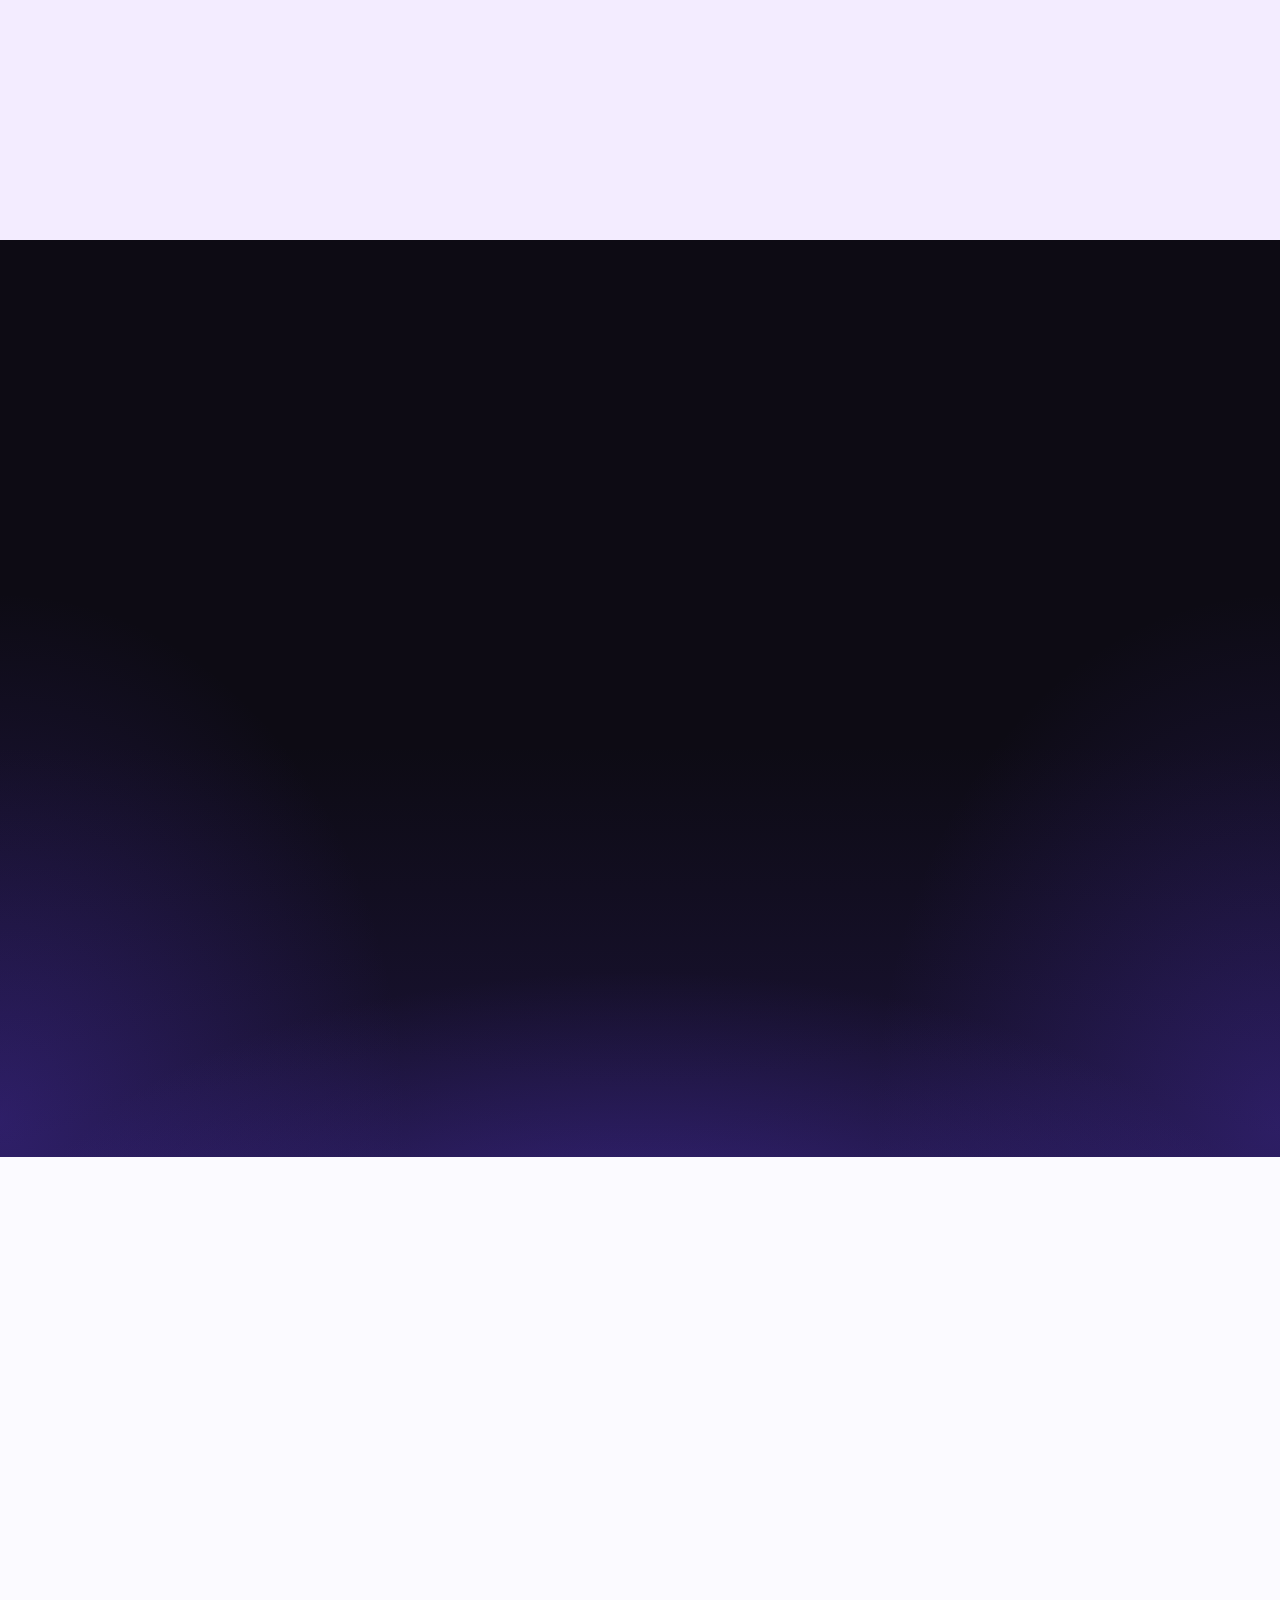
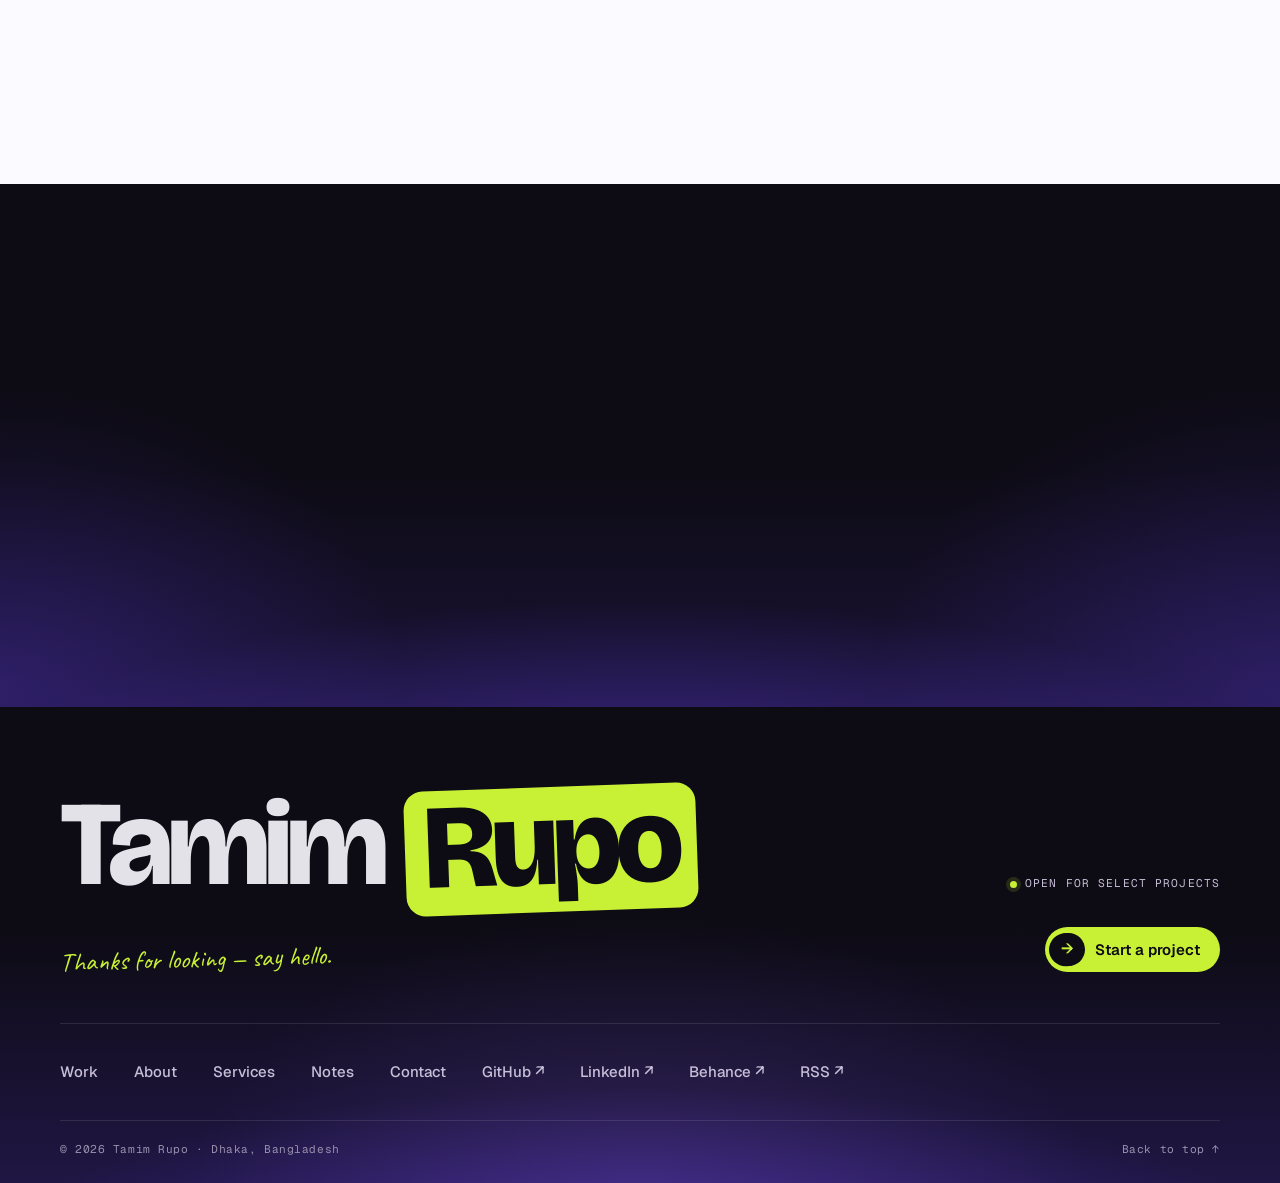
<file: writing.html>
<!DOCTYPE html>
<html lang="en">
<head>
  <meta charset="UTF-8">
  <meta name="viewport" content="width=device-width, initial-scale=1">
  <title>Notes — Tamim Rupo</title>
  <meta name="robots" content="noindex">
  <meta http-equiv="refresh" content="0; url=portfolio.html#notes">
  <link rel="canonical" href="https://tamimrupo.com/portfolio.html#notes">
  <link rel="icon" href="assets/img/favicon.svg?v=4" type="image/svg+xml">
  <style>
    :root { color-scheme: dark; }
    * { box-sizing: border-box; }
    html, body { margin: 0; min-height: 100%; }
    body {
      display: grid; place-items: center; padding: 24px; min-height: 100vh;
      background: radial-gradient(60% 46% at 50% 112%, #5c3adc6b, #0d0b1400 72%), #0d0b14;
      color: #fbfaff; font: 16px/1.6 "Geist", system-ui, -apple-system, sans-serif;
    }
    .box {
      max-width: 430px; padding: 30px 32px; border-radius: 20px;
      background: #231a36; box-shadow: inset 0 0 0 1px #ffffff14, 0 30px 60px -30px #000;
      text-align: center;
    }
    .mark { display: inline-grid; place-items: center; width: 44px; height: 44px; margin-bottom: 14px; border-radius: 50%; background: #c8f136; color: #0d0b14; font-weight: 700; font-size: 20px; }
    p { margin: 0 0 10px; color: #c7bed7; }
    a { color: #c8f136; font-weight: 600; text-underline-offset: 3px; }
  </style>
</head>
<body>
  <div class="box">
    <div class="mark" aria-hidden="true">✦</div>
    <p>This page moved to the <a href="portfolio.html#notes">notes section</a>.</p>
  </div>
</body>
</html>
</file>
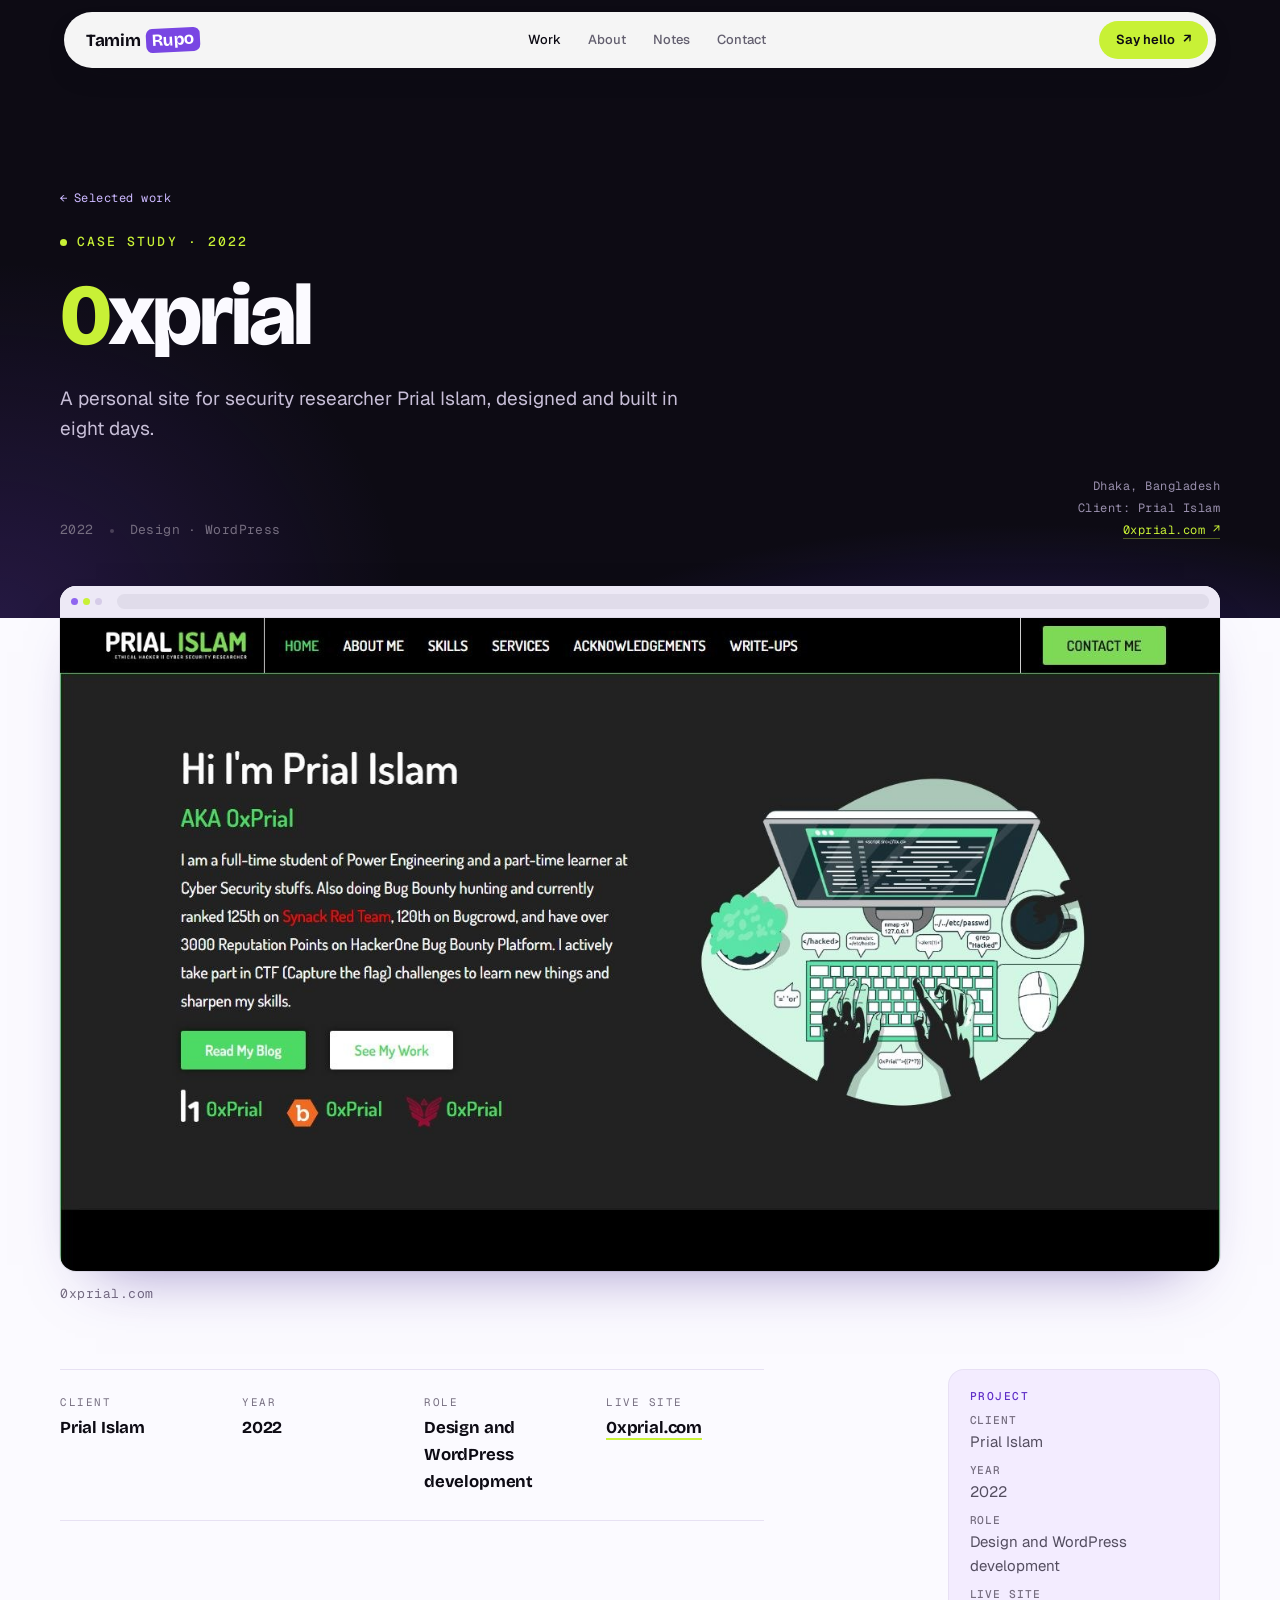
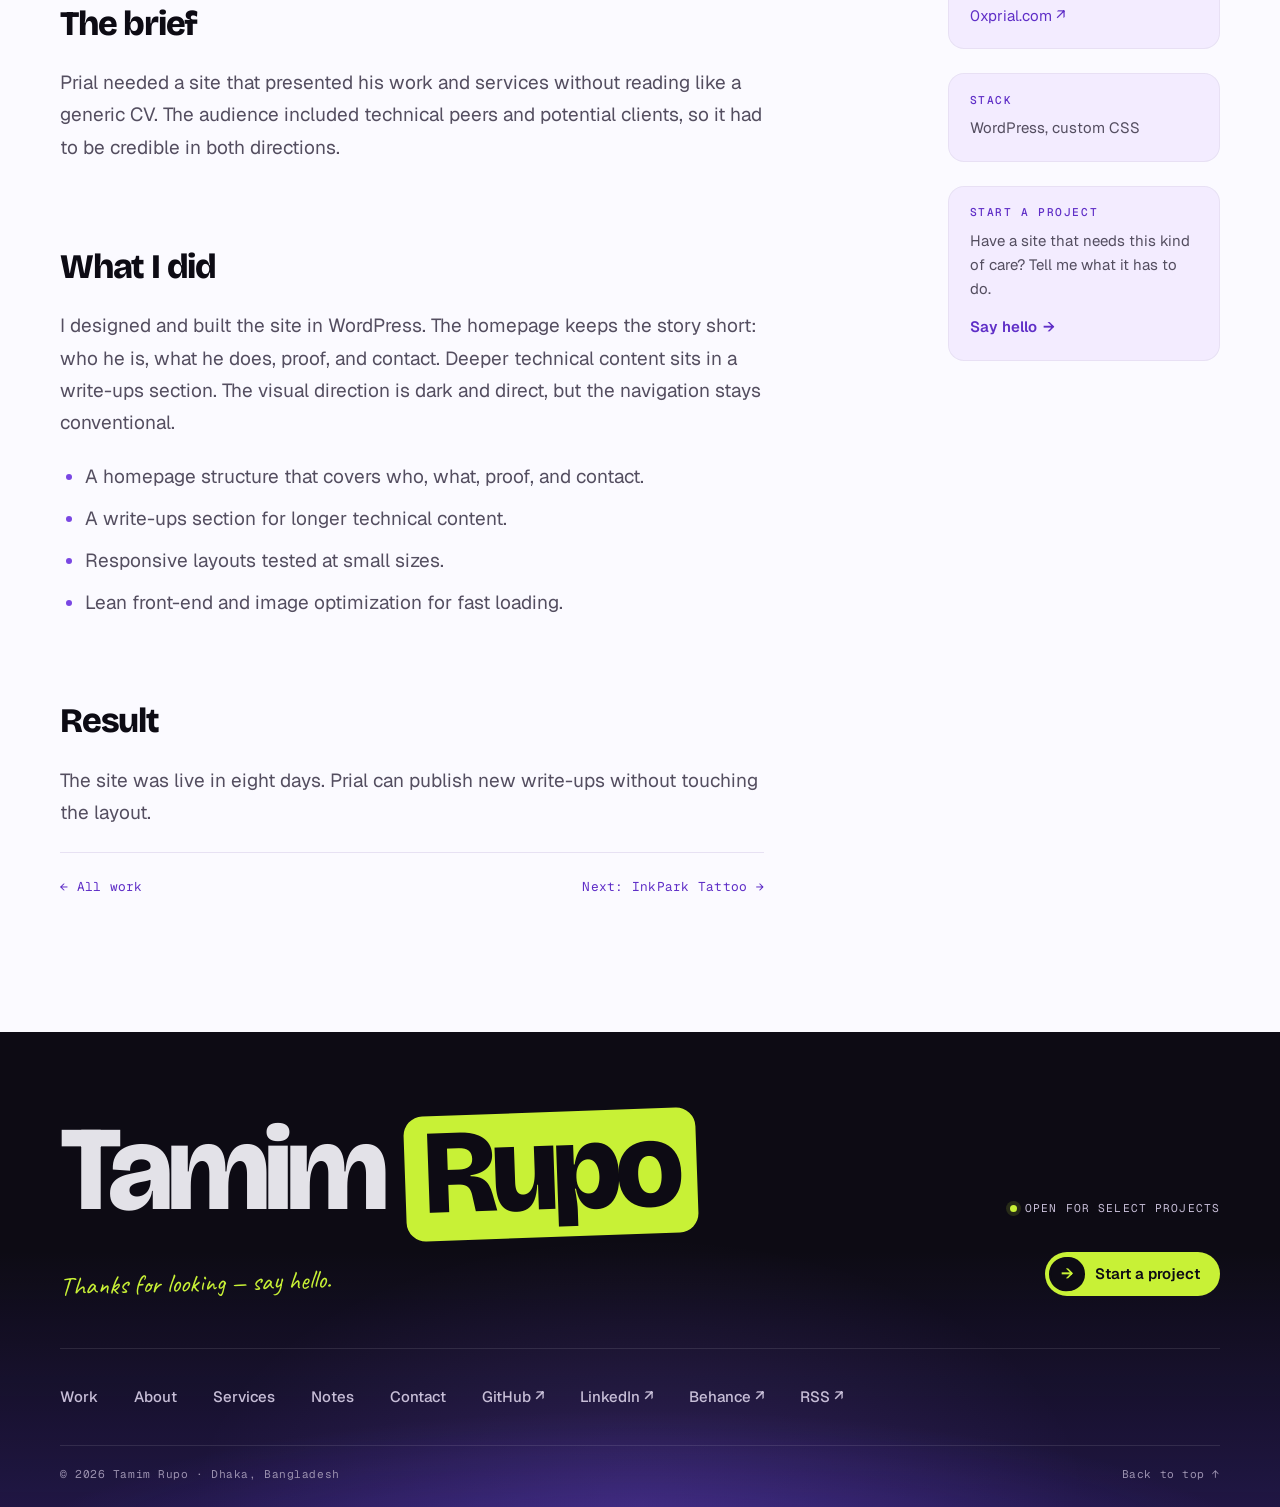
<file: work/0xprial.html>
<!DOCTYPE html>
<html lang="en">
<head>
  <meta charset="UTF-8">
  <meta name="viewport" content="width=device-width, initial-scale=1">
  <title>0xprial case study — Tamim Rupo</title>
  <meta name="description" content="A personal site for security researcher Prial Islam, designed and built in eight days with WordPress.">
  <meta name="author" content="Tamim Rupo">
  <meta name="color-scheme" content="dark light">
  <meta name="theme-color" content="#0d0b14">
  <link rel="canonical" href="https://tamimrupo.com/work/0xprial.html">

  <meta property="og:type" content="article">
  <meta property="og:site_name" content="Tamim Rupo">
  <meta property="og:title" content="0xprial case study — Tamim Rupo">
  <meta property="og:description" content="A personal site for security researcher Prial Islam, designed and built in eight days with WordPress.">
  <meta property="og:url" content="https://tamimrupo.com/work/0xprial.html">
  <meta property="og:image" content="https://tamimrupo.com/assets/img/og-ai.png">
  <meta property="og:image:width" content="1200">
  <meta property="og:image:height" content="630">
  <meta property="og:image:alt" content="0xprial case study — Tamim Rupo">
  <meta name="twitter:card" content="summary_large_image">
  <meta name="twitter:title" content="0xprial case study — Tamim Rupo">
  <meta name="twitter:description" content="A personal site for security researcher Prial Islam, designed and built in eight days with WordPress.">
  <meta name="twitter:image" content="https://tamimrupo.com/assets/img/og-ai.png">

  <link rel="icon" href="../assets/img/favicon.svg?v=4" type="image/svg+xml">
  <link rel="apple-touch-icon" href="../assets/img/apple-touch-icon.png?v=4">
  <link rel="manifest" href="../site.webmanifest?v=4">
  <link rel="alternate" type="application/rss+xml" title="Tamim Rupo — Notes" href="https://tamimrupo.com/writing/feed.xml">

  <link rel="preconnect" href="https://fonts.googleapis.com">
  <link rel="preconnect" href="https://fonts.gstatic.com" crossorigin>
  <link href="https://fonts.googleapis.com/css2?family=Bricolage+Grotesque:opsz,wght@12..96,700..800&family=Geist:wght@400;500;600;700&family=Geist+Mono:wght@400;500&family=Caveat:wght@500;600&display=swap" rel="stylesheet">
  <link rel="stylesheet" href="../assets/css/site.css">
  <script>document.documentElement.classList.add("js");</script>

  <script type="application/ld+json">
{
  "@context": "https://schema.org",
  "@type": "CreativeWork",
  "name": "0xprial",
  "description": "A personal site for security researcher Prial Islam, designed and built in eight days with WordPress.",
  "creator": {
    "@type": "Person",
    "name": "Tamim Rupo",
    "url": "https://tamimrupo.com/portfolio.html#about"
  },
  "dateCreated": "2022",
  "url": "https://tamimrupo.com/work/0xprial.html",
  "image": "https://tamimrupo.com/assets/screens/0xprial.jpg"
}
  </script>
</head>
<body id="top">
  <a class="skip-link" href="#main">Skip to content</a>

  <header class="site-header">
    <div class="header-pill">
      <a class="brand" href="../index.html" aria-label="Tamim Rupo — home">Tamim<span class="brand__chip">Rupo</span></a>
      <nav class="header-nav" id="site-menu" aria-label="Primary">
        <a href="../portfolio.html#work" aria-current="page">Work</a>
        <a href="../portfolio.html#about">About</a>
        <a href="../portfolio.html#notes">Notes</a>
        <a href="../contact.html">Contact</a>
      </nav>
      <div class="header-actions">
        <a class="btn btn--lime btn--sm" href="../contact.html">Say hello <span aria-hidden="true">↗</span></a>
        <button class="menu-toggle" type="button" aria-expanded="false" aria-controls="site-menu" aria-label="Open menu">
          <span></span><span></span>
        </button>
      </div>
    </div>
  </header>

  <main id="main">
    <section class="page-hero">
      <div class="container">
        <a class="breadcrumb" href="../portfolio.html#work">Selected work</a>
        <p class="eyebrow eyebrow--lime">Case study · 2022</p>
        <h1><span class="hl">0</span>xprial</h1>
        <p class="page-hero__lede">A personal site for security researcher Prial Islam, designed and built in eight days.</p>
        <div class="page-hero__row" style="margin-top:2rem">
          <ul class="meta">
            <li>2022</li>
            <li class="dot" aria-hidden="true"></li>
            <li>Design · WordPress</li>
          </ul>
          <p class="page-hero__meta">Dhaka, Bangladesh<br>Client: Prial Islam<br><a href="https://0xprial.com" target="_blank" rel="noopener noreferrer">0xprial.com ↗</a></p>
        </div>
      </div>
    </section>

    <div class="container article-cover">
      <div class="browser">
        <div class="browser__bar"><i></i><i></i><i></i><span class="browser__url"></span></div>
        <img src="../assets/screens/0xprial.jpg" alt="Homepage of 0xprial showing a dark interface for security researcher Prial Islam." width="1440" height="810">
      </div>
      <p class="mono" style="margin-top:0.85rem">0xprial.com</p>
    </div>

    <section class="article-body">
      <div class="container article-grid">
        <div class="article-main">
          <dl class="facts">
            <div><dt>Client</dt><dd>Prial Islam</dd></div>
            <div><dt>Year</dt><dd>2022</dd></div>
            <div><dt>Role</dt><dd>Design and WordPress development</dd></div>
            <div><dt>Live site</dt><dd><a href="https://0xprial.com" target="_blank" rel="noopener noreferrer">0xprial.com</a></dd></div>
          </dl>

          <div class="prose">
            <h2>The brief</h2>
            <p>Prial needed a site that presented his work and services without reading like a generic CV. The audience included technical peers and potential clients, so it had to be credible in both directions.</p>

            <h2>What I did</h2>
            <p>I designed and built the site in WordPress. The homepage keeps the story short: who he is, what he does, proof, and contact. Deeper technical content sits in a write-ups section. The visual direction is dark and direct, but the navigation stays conventional.</p>
            <ul>
              <li>A homepage structure that covers who, what, proof, and contact.</li>
              <li>A write-ups section for longer technical content.</li>
              <li>Responsive layouts tested at small sizes.</li>
              <li>Lean front-end and image optimization for fast loading.</li>
            </ul>

            <h2>Result</h2>
            <p>The site was live in eight days. Prial can publish new write-ups without touching the layout.</p>
          </div>

          <div class="article-next">
            <a href="../portfolio.html#work">← All work</a>
            <a href="inkpark.html">Next: InkPark Tattoo →</a>
          </div>
        </div>

        <aside class="article-aside">
          <div class="aside-card">
            <h3>Project</h3>
            <ul>
              <li><b>Client</b>Prial Islam</li>
              <li><b>Year</b>2022</li>
              <li><b>Role</b>Design and WordPress development</li>
              <li><b>Live site</b><a href="https://0xprial.com" target="_blank" rel="noopener noreferrer">0xprial.com ↗</a></li>
            </ul>
          </div>
          <div class="aside-card">
            <h3>Stack</h3>
            <p>WordPress, custom CSS</p>
          </div>
          <div class="aside-card">
            <h3>Start a project</h3>
            <p>Have a site that needs this kind of care? Tell me what it has to do.</p>
            <p style="margin-top:0.9rem"><a class="arrow-link" href="../contact.html">Say hello</a></p>
          </div>
        </aside>
      </div>
    </section>
  </main>

  <footer class="site-footer" id="footer">
    <div class="container">
      <div class="footer__top">
        <div>
          <a class="footer__wordmark" href="../index.html">Tamim <span class="footer__chip">Rupo</span></a>
          <p class="footer__tagline">Thanks for looking — say hello.</p>
        </div>
        <div class="footer__aside">
          <p class="footer__available"><i aria-hidden="true"></i>Open for select projects</p>
          <a class="btn-arrow btn-arrow--lime btn-arrow--sm" href="../contact.html">
            <span class="btn-arrow__icon" aria-hidden="true">→</span>
            <span class="btn-arrow__text">Start a project</span>
          </a>
        </div>
      </div>

      <nav class="footer__nav" aria-label="Footer">
        <a href="../portfolio.html#work">Work</a>
        <a href="../portfolio.html#about">About</a>
        <a href="../portfolio.html#services">Services</a>
        <a href="../portfolio.html#notes">Notes</a>
        <a href="../contact.html">Contact</a>
        <a href="https://github.com/tamimrupo" target="_blank" rel="noopener noreferrer">GitHub ↗</a>
        <a href="https://www.linkedin.com/in/tamimrupo/" target="_blank" rel="noopener noreferrer">LinkedIn ↗</a>
        <a href="https://www.behance.net/tamimrupo" target="_blank" rel="noopener noreferrer">Behance ↗</a>
        <a href="../writing/feed.xml">RSS ↗</a>
      </nav>

      <div class="footer__bar">
        <p>© <span data-year>2026</span> Tamim Rupo · Dhaka, Bangladesh</p>
        <p><a href="#top">Back to top ↑</a></p>
      </div>
    </div>
  </footer>

  <script src="../assets/js/site.js"></script>
</body>
</html>
</file>
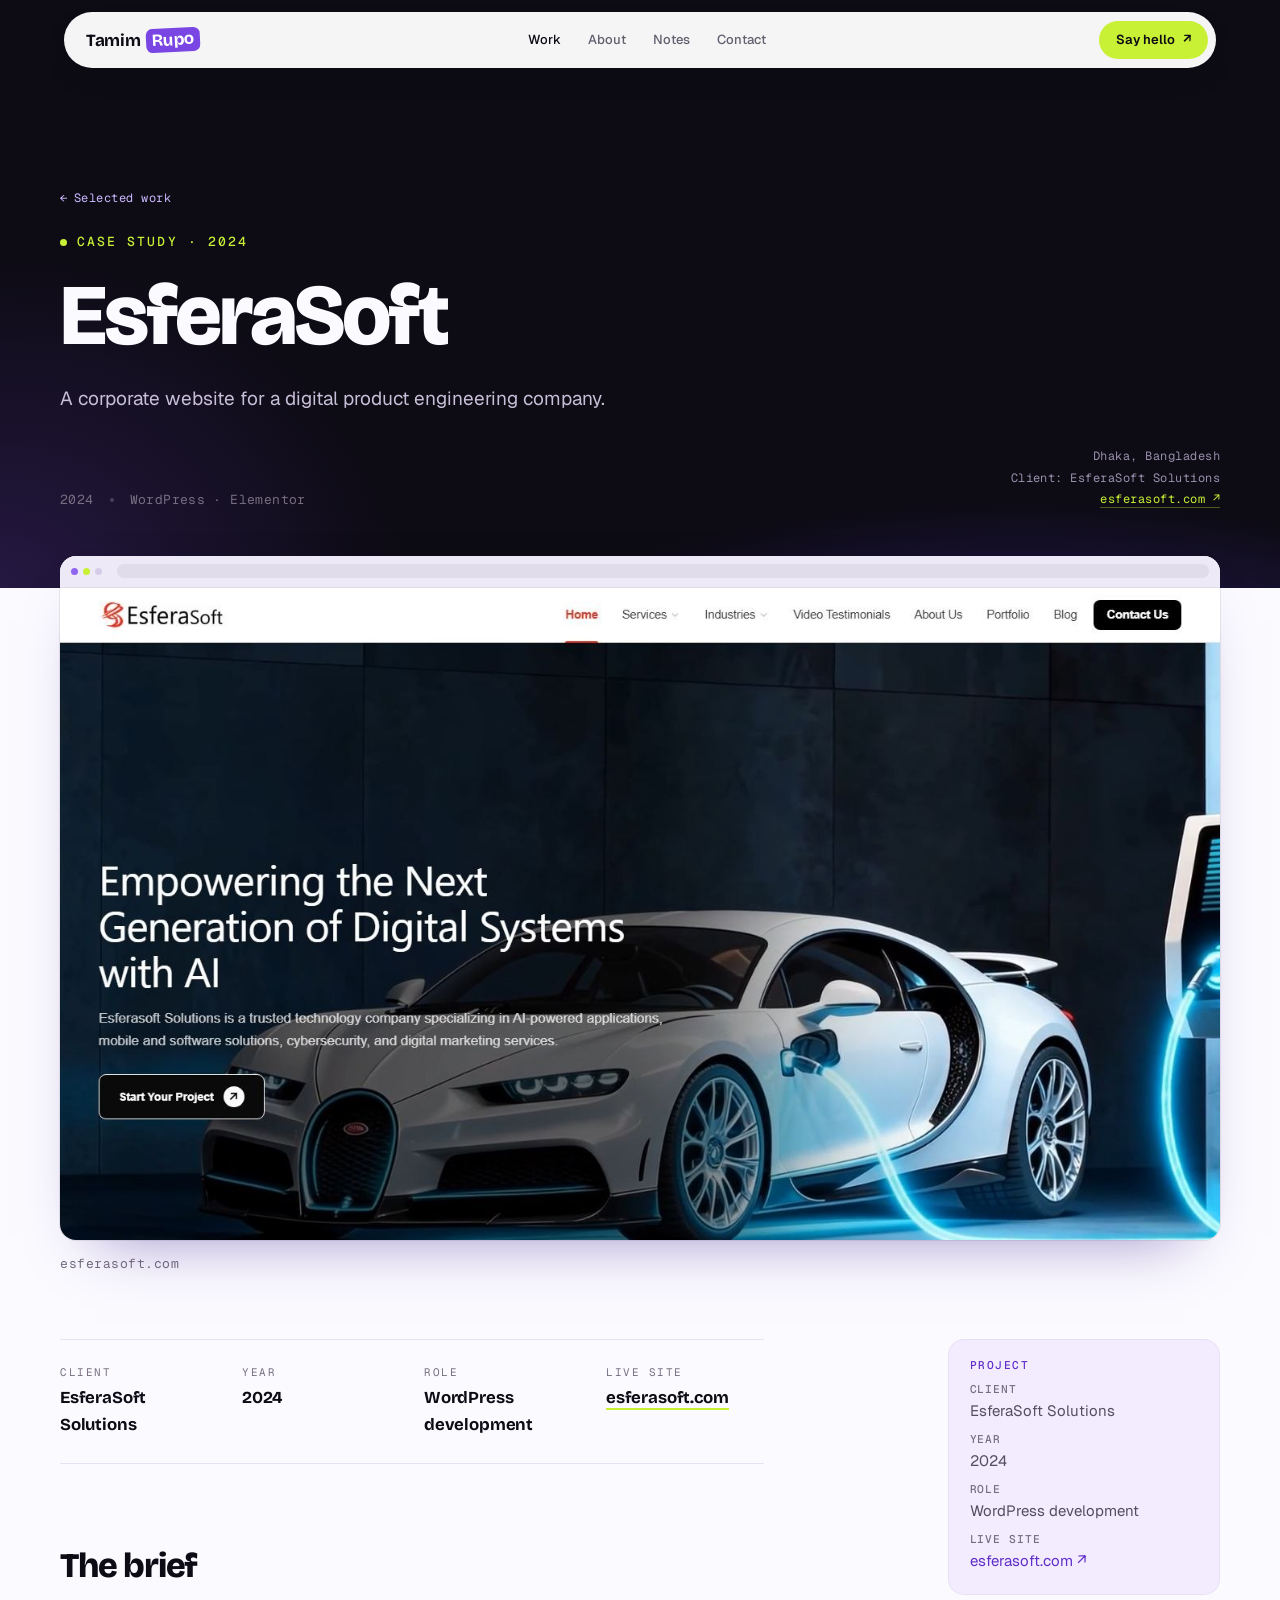
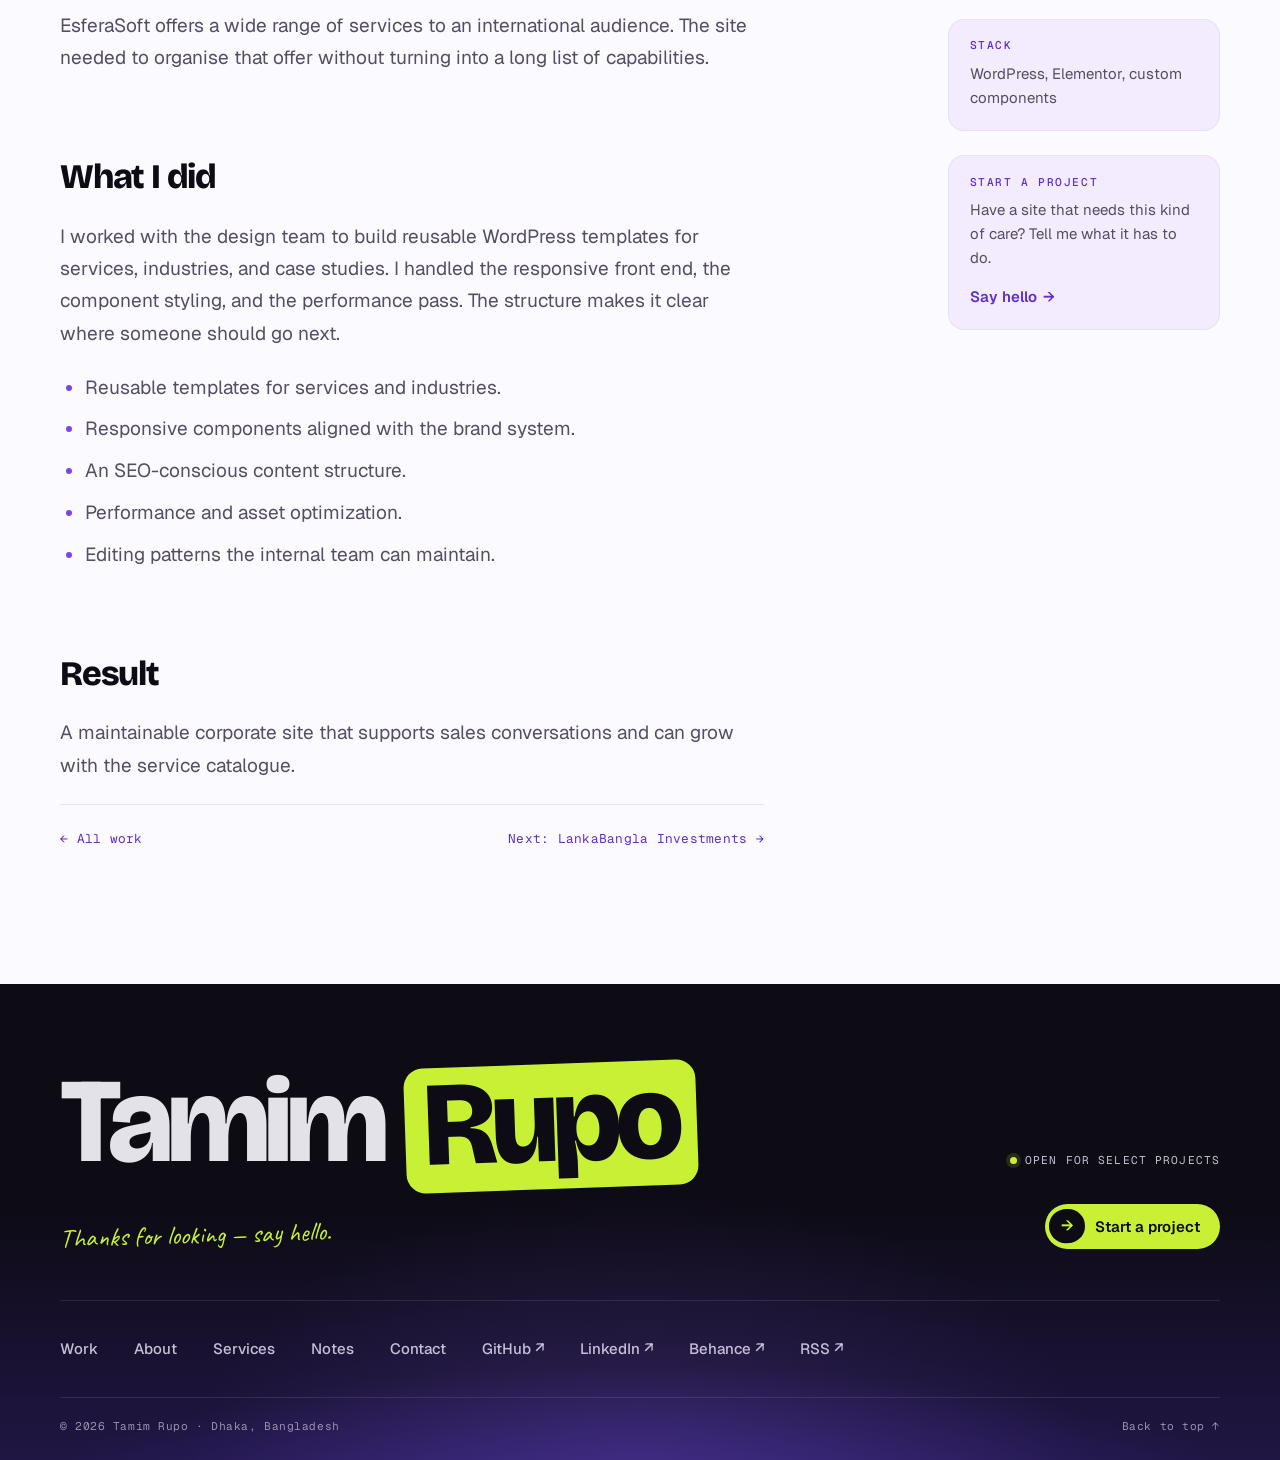
<file: work/esferasoft.html>
<!DOCTYPE html>
<html lang="en">
<head>
  <meta charset="UTF-8">
  <meta name="viewport" content="width=device-width, initial-scale=1">
  <title>EsferaSoft case study — Tamim Rupo</title>
  <meta name="description" content="A corporate WordPress website for EsferaSoft Solutions, a digital product engineering company, built with reusable service and industry templates.">
  <meta name="author" content="Tamim Rupo">
  <meta name="color-scheme" content="dark light">
  <meta name="theme-color" content="#0d0b14">
  <link rel="canonical" href="https://tamimrupo.com/work/esferasoft.html">

  <meta property="og:type" content="article">
  <meta property="og:site_name" content="Tamim Rupo">
  <meta property="og:title" content="EsferaSoft case study — Tamim Rupo">
  <meta property="og:description" content="A corporate WordPress website for EsferaSoft Solutions, a digital product engineering company, built with reusable service and industry templates.">
  <meta property="og:url" content="https://tamimrupo.com/work/esferasoft.html">
  <meta property="og:image" content="https://tamimrupo.com/assets/img/og-ai.png">
  <meta property="og:image:width" content="1200">
  <meta property="og:image:height" content="630">
  <meta property="og:image:alt" content="EsferaSoft case study — Tamim Rupo">
  <meta name="twitter:card" content="summary_large_image">
  <meta name="twitter:title" content="EsferaSoft case study — Tamim Rupo">
  <meta name="twitter:description" content="A corporate WordPress website for EsferaSoft Solutions, a digital product engineering company, built with reusable service and industry templates.">
  <meta name="twitter:image" content="https://tamimrupo.com/assets/img/og-ai.png">

  <link rel="icon" href="../assets/img/favicon.svg?v=4" type="image/svg+xml">
  <link rel="apple-touch-icon" href="../assets/img/apple-touch-icon.png?v=4">
  <link rel="manifest" href="../site.webmanifest?v=4">
  <link rel="alternate" type="application/rss+xml" title="Tamim Rupo — Notes" href="https://tamimrupo.com/writing/feed.xml">

  <link rel="preconnect" href="https://fonts.googleapis.com">
  <link rel="preconnect" href="https://fonts.gstatic.com" crossorigin>
  <link href="https://fonts.googleapis.com/css2?family=Bricolage+Grotesque:opsz,wght@12..96,700..800&family=Geist:wght@400;500;600;700&family=Geist+Mono:wght@400;500&family=Caveat:wght@500;600&display=swap" rel="stylesheet">
  <link rel="stylesheet" href="../assets/css/site.css">
  <script>document.documentElement.classList.add("js");</script>

  <script type="application/ld+json">
{
  "@context": "https://schema.org",
  "@type": "CreativeWork",
  "name": "EsferaSoft",
  "description": "A corporate WordPress website for EsferaSoft Solutions, a digital product engineering company, built with reusable service and industry templates.",
  "creator": {
    "@type": "Person",
    "name": "Tamim Rupo",
    "url": "https://tamimrupo.com/portfolio.html#about"
  },
  "dateCreated": "2024",
  "url": "https://tamimrupo.com/work/esferasoft.html",
  "image": "https://tamimrupo.com/assets/screens/esferasoft.jpg"
}
  </script>
</head>
<body id="top">
  <a class="skip-link" href="#main">Skip to content</a>

  <header class="site-header">
    <div class="header-pill">
      <a class="brand" href="../index.html" aria-label="Tamim Rupo — home">Tamim<span class="brand__chip">Rupo</span></a>
      <nav class="header-nav" id="site-menu" aria-label="Primary">
        <a href="../portfolio.html#work" aria-current="page">Work</a>
        <a href="../portfolio.html#about">About</a>
        <a href="../portfolio.html#notes">Notes</a>
        <a href="../contact.html">Contact</a>
      </nav>
      <div class="header-actions">
        <a class="btn btn--lime btn--sm" href="../contact.html">Say hello <span aria-hidden="true">↗</span></a>
        <button class="menu-toggle" type="button" aria-expanded="false" aria-controls="site-menu" aria-label="Open menu">
          <span></span><span></span>
        </button>
      </div>
    </div>
  </header>

  <main id="main">
    <section class="page-hero">
      <div class="container">
        <a class="breadcrumb" href="../portfolio.html#work">Selected work</a>
        <p class="eyebrow eyebrow--lime">Case study · 2024</p>
        <h1>EsferaSoft</h1>
        <p class="page-hero__lede">A corporate website for a digital product engineering company.</p>
        <div class="page-hero__row" style="margin-top:2rem">
          <ul class="meta">
            <li>2024</li>
            <li class="dot" aria-hidden="true"></li>
            <li>WordPress · Elementor</li>
          </ul>
          <p class="page-hero__meta">Dhaka, Bangladesh<br>Client: EsferaSoft Solutions<br><a href="https://esferasoft.com" target="_blank" rel="noopener noreferrer">esferasoft.com ↗</a></p>
        </div>
      </div>
    </section>

    <div class="container article-cover">
      <div class="browser">
        <div class="browser__bar"><i></i><i></i><i></i><span class="browser__url"></span></div>
        <img src="../assets/screens/esferasoft.jpg" alt="Homepage of EsferaSoft showing a dark hero with a futuristic car and an AI-focused headline." width="1440" height="810">
      </div>
      <p class="mono" style="margin-top:0.85rem">esferasoft.com</p>
    </div>

    <section class="article-body">
      <div class="container article-grid">
        <div class="article-main">
          <dl class="facts">
            <div><dt>Client</dt><dd>EsferaSoft Solutions</dd></div>
            <div><dt>Year</dt><dd>2024</dd></div>
            <div><dt>Role</dt><dd>WordPress development</dd></div>
            <div><dt>Live site</dt><dd><a href="https://esferasoft.com" target="_blank" rel="noopener noreferrer">esferasoft.com</a></dd></div>
          </dl>

          <div class="prose">
            <h2>The brief</h2>
            <p>EsferaSoft offers a wide range of services to an international audience. The site needed to organise that offer without turning into a long list of capabilities.</p>

            <h2>What I did</h2>
            <p>I worked with the design team to build reusable WordPress templates for services, industries, and case studies. I handled the responsive front end, the component styling, and the performance pass. The structure makes it clear where someone should go next.</p>
            <ul>
              <li>Reusable templates for services and industries.</li>
              <li>Responsive components aligned with the brand system.</li>
              <li>An SEO-conscious content structure.</li>
              <li>Performance and asset optimization.</li>
              <li>Editing patterns the internal team can maintain.</li>
            </ul>

            <h2>Result</h2>
            <p>A maintainable corporate site that supports sales conversations and can grow with the service catalogue.</p>
          </div>

          <div class="article-next">
            <a href="../portfolio.html#work">← All work</a>
            <a href="lankabangla.html">Next: LankaBangla Investments →</a>
          </div>
        </div>

        <aside class="article-aside">
          <div class="aside-card">
            <h3>Project</h3>
            <ul>
              <li><b>Client</b>EsferaSoft Solutions</li>
              <li><b>Year</b>2024</li>
              <li><b>Role</b>WordPress development</li>
              <li><b>Live site</b><a href="https://esferasoft.com" target="_blank" rel="noopener noreferrer">esferasoft.com ↗</a></li>
            </ul>
          </div>
          <div class="aside-card">
            <h3>Stack</h3>
            <p>WordPress, Elementor, custom components</p>
          </div>
          <div class="aside-card">
            <h3>Start a project</h3>
            <p>Have a site that needs this kind of care? Tell me what it has to do.</p>
            <p style="margin-top:0.9rem"><a class="arrow-link" href="../contact.html">Say hello</a></p>
          </div>
        </aside>
      </div>
    </section>
  </main>

  <footer class="site-footer" id="footer">
    <div class="container">
      <div class="footer__top">
        <div>
          <a class="footer__wordmark" href="../index.html">Tamim <span class="footer__chip">Rupo</span></a>
          <p class="footer__tagline">Thanks for looking — say hello.</p>
        </div>
        <div class="footer__aside">
          <p class="footer__available"><i aria-hidden="true"></i>Open for select projects</p>
          <a class="btn-arrow btn-arrow--lime btn-arrow--sm" href="../contact.html">
            <span class="btn-arrow__icon" aria-hidden="true">→</span>
            <span class="btn-arrow__text">Start a project</span>
          </a>
        </div>
      </div>

      <nav class="footer__nav" aria-label="Footer">
        <a href="../portfolio.html#work">Work</a>
        <a href="../portfolio.html#about">About</a>
        <a href="../portfolio.html#services">Services</a>
        <a href="../portfolio.html#notes">Notes</a>
        <a href="../contact.html">Contact</a>
        <a href="https://github.com/tamimrupo" target="_blank" rel="noopener noreferrer">GitHub ↗</a>
        <a href="https://www.linkedin.com/in/tamimrupo/" target="_blank" rel="noopener noreferrer">LinkedIn ↗</a>
        <a href="https://www.behance.net/tamimrupo" target="_blank" rel="noopener noreferrer">Behance ↗</a>
        <a href="../writing/feed.xml">RSS ↗</a>
      </nav>

      <div class="footer__bar">
        <p>© <span data-year>2026</span> Tamim Rupo · Dhaka, Bangladesh</p>
        <p><a href="#top">Back to top ↑</a></p>
      </div>
    </div>
  </footer>

  <script src="../assets/js/site.js"></script>
</body>
</html>
</file>
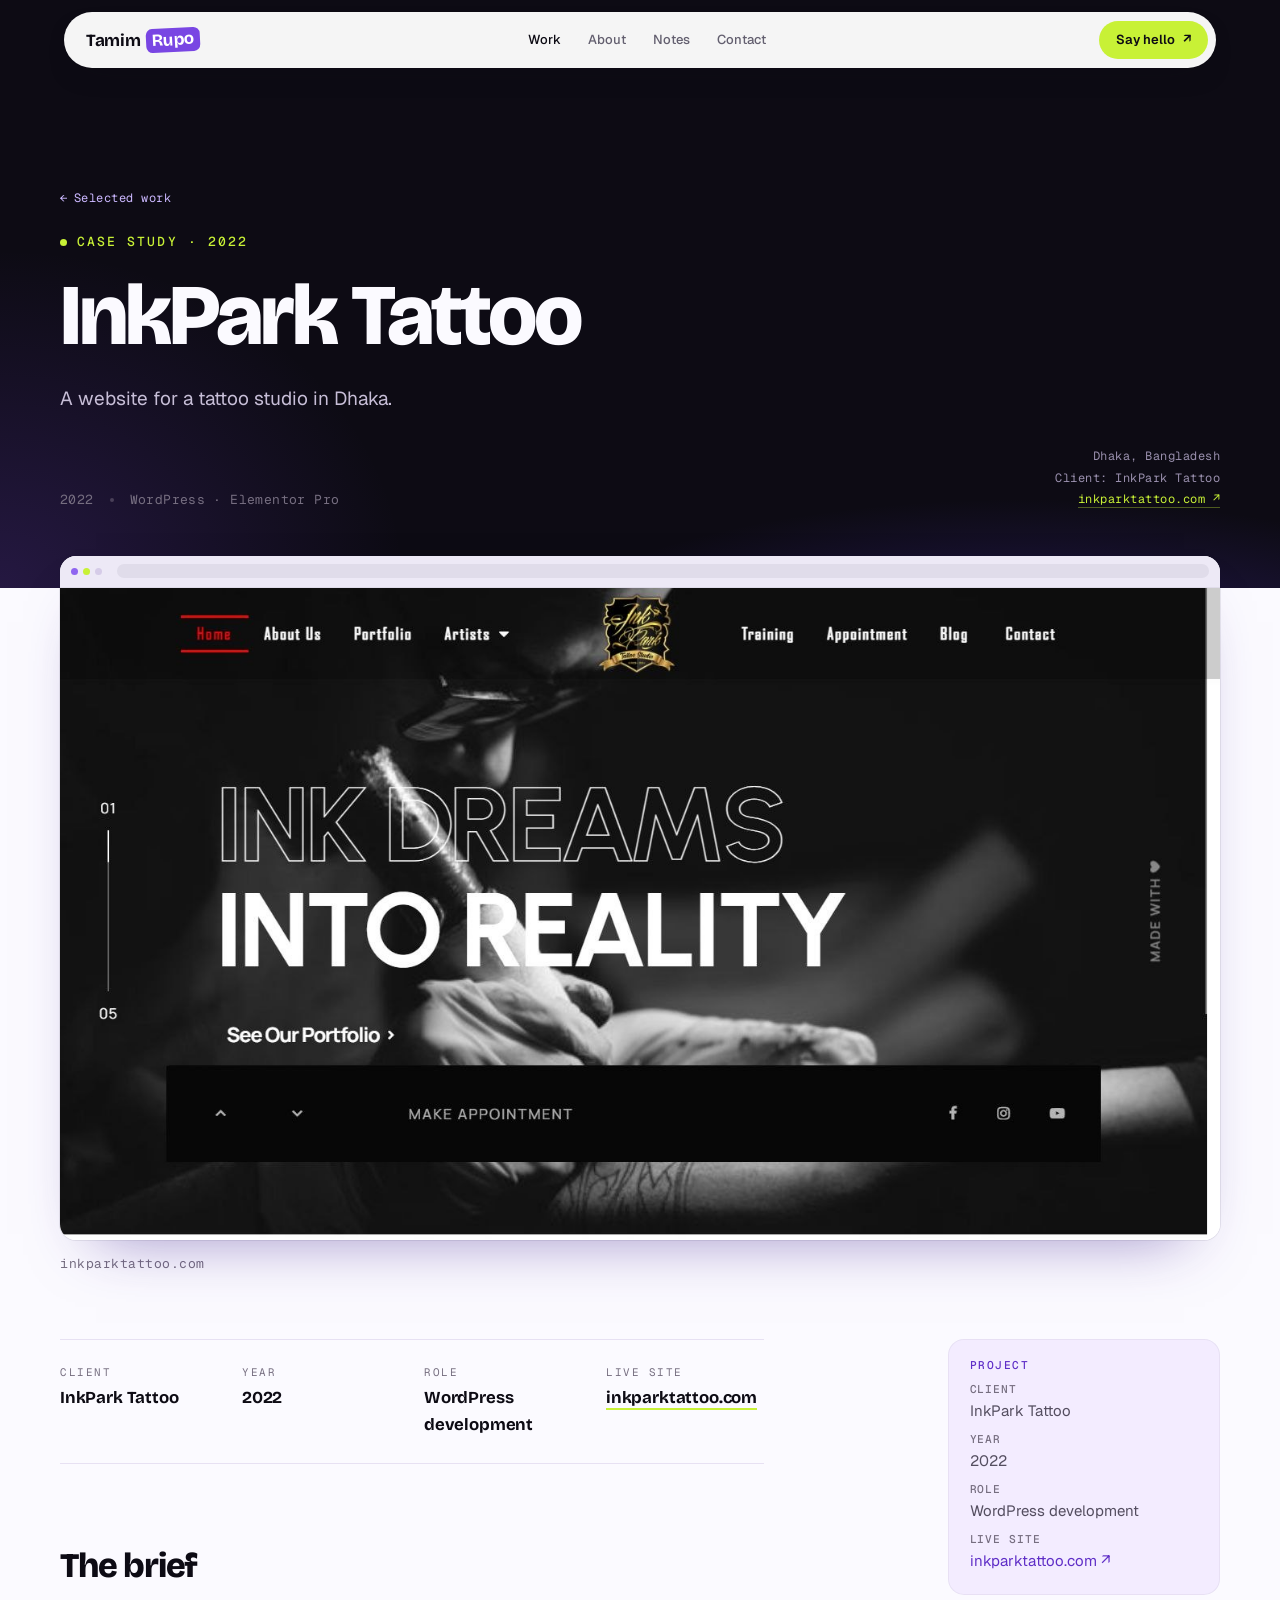
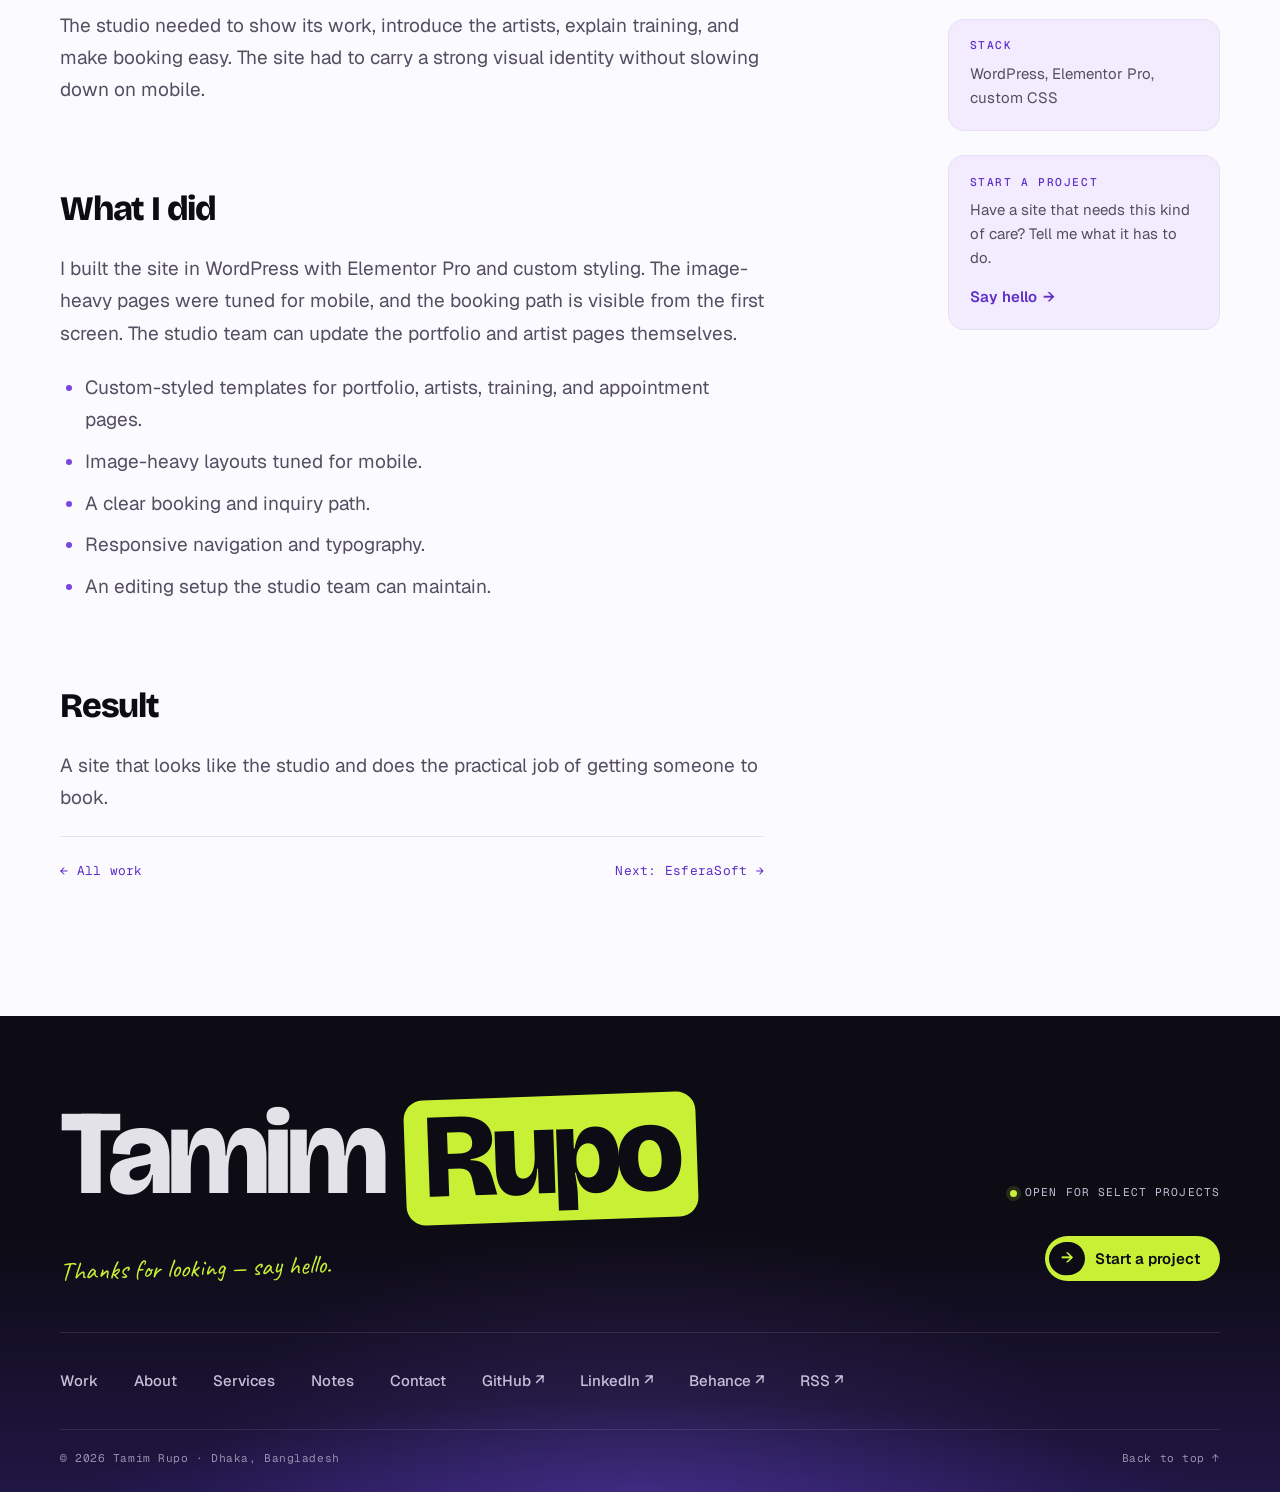
<file: work/inkpark.html>
<!DOCTYPE html>
<html lang="en">
<head>
  <meta charset="UTF-8">
  <meta name="viewport" content="width=device-width, initial-scale=1">
  <title>InkPark Tattoo case study — Tamim Rupo</title>
  <meta name="description" content="A WordPress website for InkPark Tattoo, a tattoo studio in Dhaka, built with Elementor Pro and custom styling.">
  <meta name="author" content="Tamim Rupo">
  <meta name="color-scheme" content="dark light">
  <meta name="theme-color" content="#0d0b14">
  <link rel="canonical" href="https://tamimrupo.com/work/inkpark.html">

  <meta property="og:type" content="article">
  <meta property="og:site_name" content="Tamim Rupo">
  <meta property="og:title" content="InkPark Tattoo case study — Tamim Rupo">
  <meta property="og:description" content="A WordPress website for InkPark Tattoo, a tattoo studio in Dhaka, built with Elementor Pro and custom styling.">
  <meta property="og:url" content="https://tamimrupo.com/work/inkpark.html">
  <meta property="og:image" content="https://tamimrupo.com/assets/img/og-ai.png">
  <meta property="og:image:width" content="1200">
  <meta property="og:image:height" content="630">
  <meta property="og:image:alt" content="InkPark Tattoo case study — Tamim Rupo">
  <meta name="twitter:card" content="summary_large_image">
  <meta name="twitter:title" content="InkPark Tattoo case study — Tamim Rupo">
  <meta name="twitter:description" content="A WordPress website for InkPark Tattoo, a tattoo studio in Dhaka, built with Elementor Pro and custom styling.">
  <meta name="twitter:image" content="https://tamimrupo.com/assets/img/og-ai.png">

  <link rel="icon" href="../assets/img/favicon.svg?v=4" type="image/svg+xml">
  <link rel="apple-touch-icon" href="../assets/img/apple-touch-icon.png?v=4">
  <link rel="manifest" href="../site.webmanifest?v=4">
  <link rel="alternate" type="application/rss+xml" title="Tamim Rupo — Notes" href="https://tamimrupo.com/writing/feed.xml">

  <link rel="preconnect" href="https://fonts.googleapis.com">
  <link rel="preconnect" href="https://fonts.gstatic.com" crossorigin>
  <link href="https://fonts.googleapis.com/css2?family=Bricolage+Grotesque:opsz,wght@12..96,700..800&family=Geist:wght@400;500;600;700&family=Geist+Mono:wght@400;500&family=Caveat:wght@500;600&display=swap" rel="stylesheet">
  <link rel="stylesheet" href="../assets/css/site.css">
  <script>document.documentElement.classList.add("js");</script>

  <script type="application/ld+json">
{
  "@context": "https://schema.org",
  "@type": "CreativeWork",
  "name": "InkPark Tattoo",
  "description": "A WordPress website for InkPark Tattoo, a tattoo studio in Dhaka, built with Elementor Pro and custom styling.",
  "creator": {
    "@type": "Person",
    "name": "Tamim Rupo",
    "url": "https://tamimrupo.com/portfolio.html#about"
  },
  "dateCreated": "2022",
  "url": "https://tamimrupo.com/work/inkpark.html",
  "image": "https://tamimrupo.com/assets/screens/inkpark.jpg"
}
  </script>
</head>
<body id="top">
  <a class="skip-link" href="#main">Skip to content</a>

  <header class="site-header">
    <div class="header-pill">
      <a class="brand" href="../index.html" aria-label="Tamim Rupo — home">Tamim<span class="brand__chip">Rupo</span></a>
      <nav class="header-nav" id="site-menu" aria-label="Primary">
        <a href="../portfolio.html#work" aria-current="page">Work</a>
        <a href="../portfolio.html#about">About</a>
        <a href="../portfolio.html#notes">Notes</a>
        <a href="../contact.html">Contact</a>
      </nav>
      <div class="header-actions">
        <a class="btn btn--lime btn--sm" href="../contact.html">Say hello <span aria-hidden="true">↗</span></a>
        <button class="menu-toggle" type="button" aria-expanded="false" aria-controls="site-menu" aria-label="Open menu">
          <span></span><span></span>
        </button>
      </div>
    </div>
  </header>

  <main id="main">
    <section class="page-hero">
      <div class="container">
        <a class="breadcrumb" href="../portfolio.html#work">Selected work</a>
        <p class="eyebrow eyebrow--lime">Case study · 2022</p>
        <h1>InkPark Tattoo</h1>
        <p class="page-hero__lede">A website for a tattoo studio in Dhaka.</p>
        <div class="page-hero__row" style="margin-top:2rem">
          <ul class="meta">
            <li>2022</li>
            <li class="dot" aria-hidden="true"></li>
            <li>WordPress · Elementor Pro</li>
          </ul>
          <p class="page-hero__meta">Dhaka, Bangladesh<br>Client: InkPark Tattoo<br><a href="https://inkparktattoo.com" target="_blank" rel="noopener noreferrer">inkparktattoo.com ↗</a></p>
        </div>
      </div>
    </section>

    <div class="container article-cover">
      <div class="browser">
        <div class="browser__bar"><i></i><i></i><i></i><span class="browser__url"></span></div>
        <img src="../assets/screens/inkpark.jpg" alt="Homepage of InkPark Tattoo showing a black and white studio scene and navigation." width="1440" height="810">
      </div>
      <p class="mono" style="margin-top:0.85rem">inkparktattoo.com</p>
    </div>

    <section class="article-body">
      <div class="container article-grid">
        <div class="article-main">
          <dl class="facts">
            <div><dt>Client</dt><dd>InkPark Tattoo</dd></div>
            <div><dt>Year</dt><dd>2022</dd></div>
            <div><dt>Role</dt><dd>WordPress development</dd></div>
            <div><dt>Live site</dt><dd><a href="https://inkparktattoo.com" target="_blank" rel="noopener noreferrer">inkparktattoo.com</a></dd></div>
          </dl>

          <div class="prose">
            <h2>The brief</h2>
            <p>The studio needed to show its work, introduce the artists, explain training, and make booking easy. The site had to carry a strong visual identity without slowing down on mobile.</p>

            <h2>What I did</h2>
            <p>I built the site in WordPress with Elementor Pro and custom styling. The image-heavy pages were tuned for mobile, and the booking path is visible from the first screen. The studio team can update the portfolio and artist pages themselves.</p>
            <ul>
              <li>Custom-styled templates for portfolio, artists, training, and appointment pages.</li>
              <li>Image-heavy layouts tuned for mobile.</li>
              <li>A clear booking and inquiry path.</li>
              <li>Responsive navigation and typography.</li>
              <li>An editing setup the studio team can maintain.</li>
            </ul>

            <h2>Result</h2>
            <p>A site that looks like the studio and does the practical job of getting someone to book.</p>
          </div>

          <div class="article-next">
            <a href="../portfolio.html#work">← All work</a>
            <a href="esferasoft.html">Next: EsferaSoft →</a>
          </div>
        </div>

        <aside class="article-aside">
          <div class="aside-card">
            <h3>Project</h3>
            <ul>
              <li><b>Client</b>InkPark Tattoo</li>
              <li><b>Year</b>2022</li>
              <li><b>Role</b>WordPress development</li>
              <li><b>Live site</b><a href="https://inkparktattoo.com" target="_blank" rel="noopener noreferrer">inkparktattoo.com ↗</a></li>
            </ul>
          </div>
          <div class="aside-card">
            <h3>Stack</h3>
            <p>WordPress, Elementor Pro, custom CSS</p>
          </div>
          <div class="aside-card">
            <h3>Start a project</h3>
            <p>Have a site that needs this kind of care? Tell me what it has to do.</p>
            <p style="margin-top:0.9rem"><a class="arrow-link" href="../contact.html">Say hello</a></p>
          </div>
        </aside>
      </div>
    </section>
  </main>

  <footer class="site-footer" id="footer">
    <div class="container">
      <div class="footer__top">
        <div>
          <a class="footer__wordmark" href="../index.html">Tamim <span class="footer__chip">Rupo</span></a>
          <p class="footer__tagline">Thanks for looking — say hello.</p>
        </div>
        <div class="footer__aside">
          <p class="footer__available"><i aria-hidden="true"></i>Open for select projects</p>
          <a class="btn-arrow btn-arrow--lime btn-arrow--sm" href="../contact.html">
            <span class="btn-arrow__icon" aria-hidden="true">→</span>
            <span class="btn-arrow__text">Start a project</span>
          </a>
        </div>
      </div>

      <nav class="footer__nav" aria-label="Footer">
        <a href="../portfolio.html#work">Work</a>
        <a href="../portfolio.html#about">About</a>
        <a href="../portfolio.html#services">Services</a>
        <a href="../portfolio.html#notes">Notes</a>
        <a href="../contact.html">Contact</a>
        <a href="https://github.com/tamimrupo" target="_blank" rel="noopener noreferrer">GitHub ↗</a>
        <a href="https://www.linkedin.com/in/tamimrupo/" target="_blank" rel="noopener noreferrer">LinkedIn ↗</a>
        <a href="https://www.behance.net/tamimrupo" target="_blank" rel="noopener noreferrer">Behance ↗</a>
        <a href="../writing/feed.xml">RSS ↗</a>
      </nav>

      <div class="footer__bar">
        <p>© <span data-year>2026</span> Tamim Rupo · Dhaka, Bangladesh</p>
        <p><a href="#top">Back to top ↑</a></p>
      </div>
    </div>
  </footer>

  <script src="../assets/js/site.js"></script>
</body>
</html>
</file>
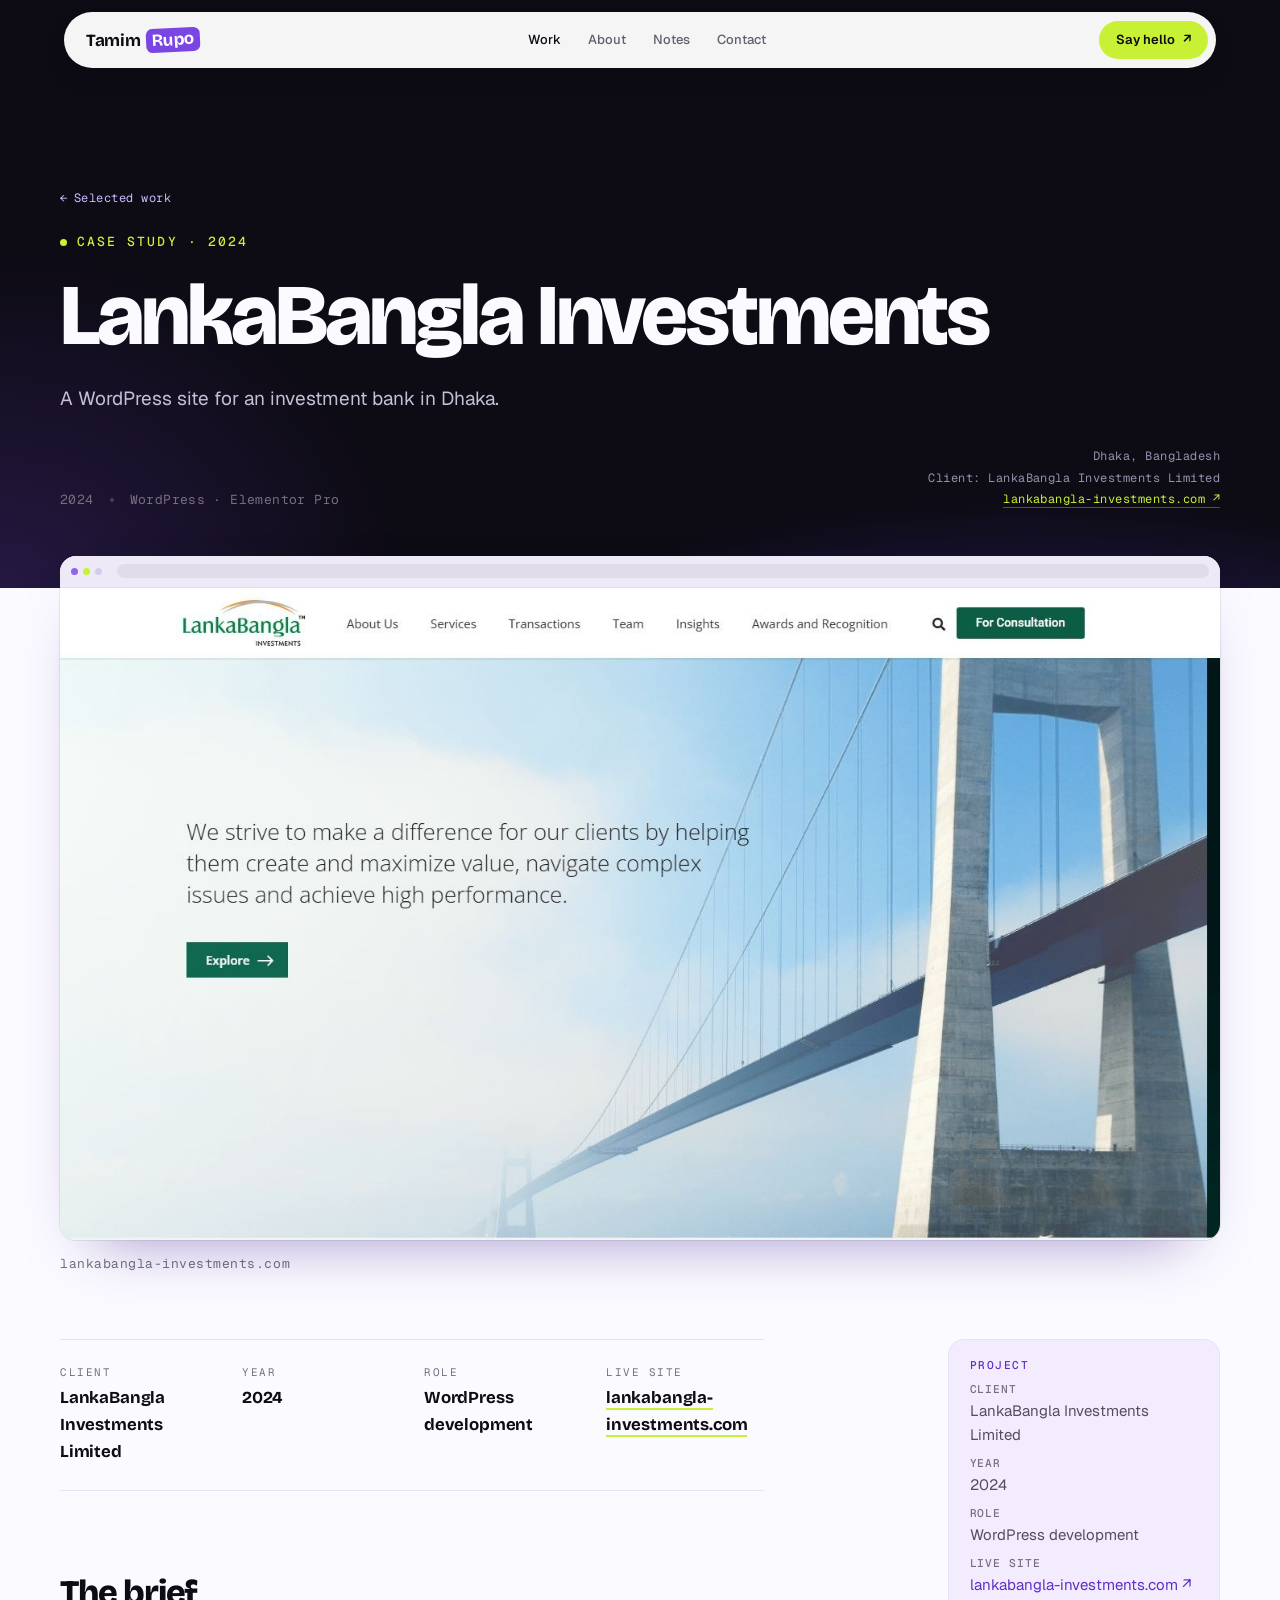
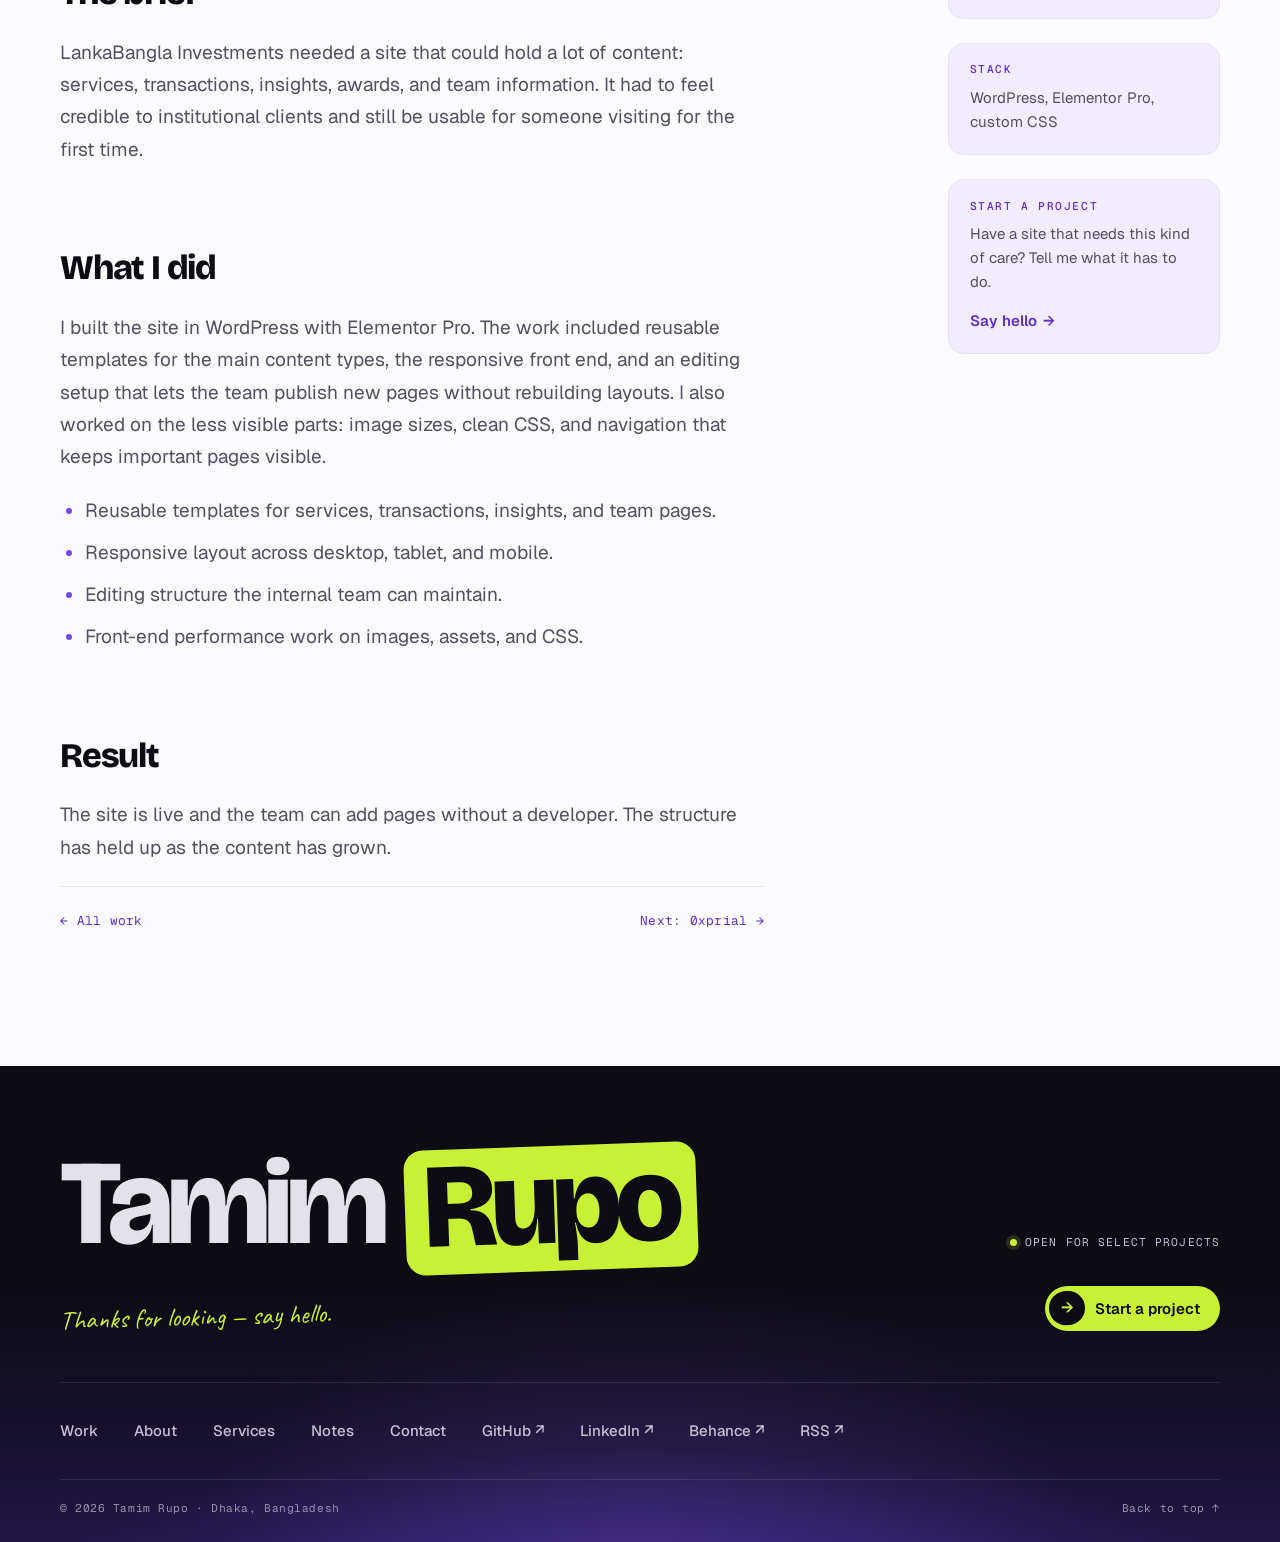
<file: work/lankabangla.html>
<!DOCTYPE html>
<html lang="en">
<head>
  <meta charset="UTF-8">
  <meta name="viewport" content="width=device-width, initial-scale=1">
  <title>LankaBangla Investments case study — Tamim Rupo</title>
  <meta name="description" content="A WordPress site for LankaBangla Investments, an investment bank in Dhaka, built with Elementor Pro and reusable content templates.">
  <meta name="author" content="Tamim Rupo">
  <meta name="color-scheme" content="dark light">
  <meta name="theme-color" content="#0d0b14">
  <link rel="canonical" href="https://tamimrupo.com/work/lankabangla.html">

  <meta property="og:type" content="article">
  <meta property="og:site_name" content="Tamim Rupo">
  <meta property="og:title" content="LankaBangla Investments case study — Tamim Rupo">
  <meta property="og:description" content="A WordPress site for LankaBangla Investments, an investment bank in Dhaka, built with Elementor Pro and reusable content templates.">
  <meta property="og:url" content="https://tamimrupo.com/work/lankabangla.html">
  <meta property="og:image" content="https://tamimrupo.com/assets/img/og-ai.png">
  <meta property="og:image:width" content="1200">
  <meta property="og:image:height" content="630">
  <meta property="og:image:alt" content="LankaBangla Investments case study — Tamim Rupo">
  <meta name="twitter:card" content="summary_large_image">
  <meta name="twitter:title" content="LankaBangla Investments case study — Tamim Rupo">
  <meta name="twitter:description" content="A WordPress site for LankaBangla Investments, an investment bank in Dhaka, built with Elementor Pro and reusable content templates.">
  <meta name="twitter:image" content="https://tamimrupo.com/assets/img/og-ai.png">

  <link rel="icon" href="../assets/img/favicon.svg?v=4" type="image/svg+xml">
  <link rel="apple-touch-icon" href="../assets/img/apple-touch-icon.png?v=4">
  <link rel="manifest" href="../site.webmanifest?v=4">
  <link rel="alternate" type="application/rss+xml" title="Tamim Rupo — Notes" href="https://tamimrupo.com/writing/feed.xml">

  <link rel="preconnect" href="https://fonts.googleapis.com">
  <link rel="preconnect" href="https://fonts.gstatic.com" crossorigin>
  <link href="https://fonts.googleapis.com/css2?family=Bricolage+Grotesque:opsz,wght@12..96,700..800&family=Geist:wght@400;500;600;700&family=Geist+Mono:wght@400;500&family=Caveat:wght@500;600&display=swap" rel="stylesheet">
  <link rel="stylesheet" href="../assets/css/site.css">
  <script>document.documentElement.classList.add("js");</script>

  <script type="application/ld+json">
{
  "@context": "https://schema.org",
  "@type": "CreativeWork",
  "name": "LankaBangla Investments",
  "description": "A WordPress site for LankaBangla Investments, an investment bank in Dhaka, built with Elementor Pro and reusable content templates.",
  "creator": {
    "@type": "Person",
    "name": "Tamim Rupo",
    "url": "https://tamimrupo.com/portfolio.html#about"
  },
  "dateCreated": "2024",
  "url": "https://tamimrupo.com/work/lankabangla.html",
  "image": "https://tamimrupo.com/assets/screens/lankabangla.jpg"
}
  </script>
</head>
<body id="top">
  <a class="skip-link" href="#main">Skip to content</a>

  <header class="site-header">
    <div class="header-pill">
      <a class="brand" href="../index.html" aria-label="Tamim Rupo — home">Tamim<span class="brand__chip">Rupo</span></a>
      <nav class="header-nav" id="site-menu" aria-label="Primary">
        <a href="../portfolio.html#work" aria-current="page">Work</a>
        <a href="../portfolio.html#about">About</a>
        <a href="../portfolio.html#notes">Notes</a>
        <a href="../contact.html">Contact</a>
      </nav>
      <div class="header-actions">
        <a class="btn btn--lime btn--sm" href="../contact.html">Say hello <span aria-hidden="true">↗</span></a>
        <button class="menu-toggle" type="button" aria-expanded="false" aria-controls="site-menu" aria-label="Open menu">
          <span></span><span></span>
        </button>
      </div>
    </div>
  </header>

  <main id="main">
    <section class="page-hero">
      <div class="container">
        <a class="breadcrumb" href="../portfolio.html#work">Selected work</a>
        <p class="eyebrow eyebrow--lime">Case study · 2024</p>
        <h1>LankaBangla Investments</h1>
        <p class="page-hero__lede">A WordPress site for an investment bank in Dhaka.</p>
        <div class="page-hero__row" style="margin-top:2rem">
          <ul class="meta">
            <li>2024</li>
            <li class="dot" aria-hidden="true"></li>
            <li>WordPress · Elementor Pro</li>
          </ul>
          <p class="page-hero__meta">Dhaka, Bangladesh<br>Client: LankaBangla Investments Limited<br><a href="https://lankabangla-investments.com" target="_blank" rel="noopener noreferrer">lankabangla-investments.com ↗</a></p>
        </div>
      </div>
    </section>

    <div class="container article-cover">
      <div class="browser">
        <div class="browser__bar"><i></i><i></i><i></i><span class="browser__url"></span></div>
        <img src="../assets/screens/lankabangla.jpg" alt="Homepage of LankaBangla Investments showing a suspension bridge and the bank's navigation." width="1440" height="810">
      </div>
      <p class="mono" style="margin-top:0.85rem">lankabangla-investments.com</p>
    </div>

    <section class="article-body">
      <div class="container article-grid">
        <div class="article-main">
          <dl class="facts">
            <div><dt>Client</dt><dd>LankaBangla Investments Limited</dd></div>
            <div><dt>Year</dt><dd>2024</dd></div>
            <div><dt>Role</dt><dd>WordPress development</dd></div>
            <div><dt>Live site</dt><dd><a href="https://lankabangla-investments.com" target="_blank" rel="noopener noreferrer">lankabangla-investments.com</a></dd></div>
          </dl>

          <div class="prose">
            <h2>The brief</h2>
            <p>LankaBangla Investments needed a site that could hold a lot of content: services, transactions, insights, awards, and team information. It had to feel credible to institutional clients and still be usable for someone visiting for the first time.</p>

            <h2>What I did</h2>
            <p>I built the site in WordPress with Elementor Pro. The work included reusable templates for the main content types, the responsive front end, and an editing setup that lets the team publish new pages without rebuilding layouts. I also worked on the less visible parts: image sizes, clean CSS, and navigation that keeps important pages visible.</p>
            <ul>
              <li>Reusable templates for services, transactions, insights, and team pages.</li>
              <li>Responsive layout across desktop, tablet, and mobile.</li>
              <li>Editing structure the internal team can maintain.</li>
              <li>Front-end performance work on images, assets, and CSS.</li>
            </ul>

            <h2>Result</h2>
            <p>The site is live and the team can add pages without a developer. The structure has held up as the content has grown.</p>
          </div>

          <div class="article-next">
            <a href="../portfolio.html#work">← All work</a>
            <a href="0xprial.html">Next: 0xprial →</a>
          </div>
        </div>

        <aside class="article-aside">
          <div class="aside-card">
            <h3>Project</h3>
            <ul>
              <li><b>Client</b>LankaBangla Investments Limited</li>
              <li><b>Year</b>2024</li>
              <li><b>Role</b>WordPress development</li>
              <li><b>Live site</b><a href="https://lankabangla-investments.com" target="_blank" rel="noopener noreferrer">lankabangla-investments.com ↗</a></li>
            </ul>
          </div>
          <div class="aside-card">
            <h3>Stack</h3>
            <p>WordPress, Elementor Pro, custom CSS</p>
          </div>
          <div class="aside-card">
            <h3>Start a project</h3>
            <p>Have a site that needs this kind of care? Tell me what it has to do.</p>
            <p style="margin-top:0.9rem"><a class="arrow-link" href="../contact.html">Say hello</a></p>
          </div>
        </aside>
      </div>
    </section>
  </main>

  <footer class="site-footer" id="footer">
    <div class="container">
      <div class="footer__top">
        <div>
          <a class="footer__wordmark" href="../index.html">Tamim <span class="footer__chip">Rupo</span></a>
          <p class="footer__tagline">Thanks for looking — say hello.</p>
        </div>
        <div class="footer__aside">
          <p class="footer__available"><i aria-hidden="true"></i>Open for select projects</p>
          <a class="btn-arrow btn-arrow--lime btn-arrow--sm" href="../contact.html">
            <span class="btn-arrow__icon" aria-hidden="true">→</span>
            <span class="btn-arrow__text">Start a project</span>
          </a>
        </div>
      </div>

      <nav class="footer__nav" aria-label="Footer">
        <a href="../portfolio.html#work">Work</a>
        <a href="../portfolio.html#about">About</a>
        <a href="../portfolio.html#services">Services</a>
        <a href="../portfolio.html#notes">Notes</a>
        <a href="../contact.html">Contact</a>
        <a href="https://github.com/tamimrupo" target="_blank" rel="noopener noreferrer">GitHub ↗</a>
        <a href="https://www.linkedin.com/in/tamimrupo/" target="_blank" rel="noopener noreferrer">LinkedIn ↗</a>
        <a href="https://www.behance.net/tamimrupo" target="_blank" rel="noopener noreferrer">Behance ↗</a>
        <a href="../writing/feed.xml">RSS ↗</a>
      </nav>

      <div class="footer__bar">
        <p>© <span data-year>2026</span> Tamim Rupo · Dhaka, Bangladesh</p>
        <p><a href="#top">Back to top ↑</a></p>
      </div>
    </div>
  </footer>

  <script src="../assets/js/site.js"></script>
</body>
</html>
</file>
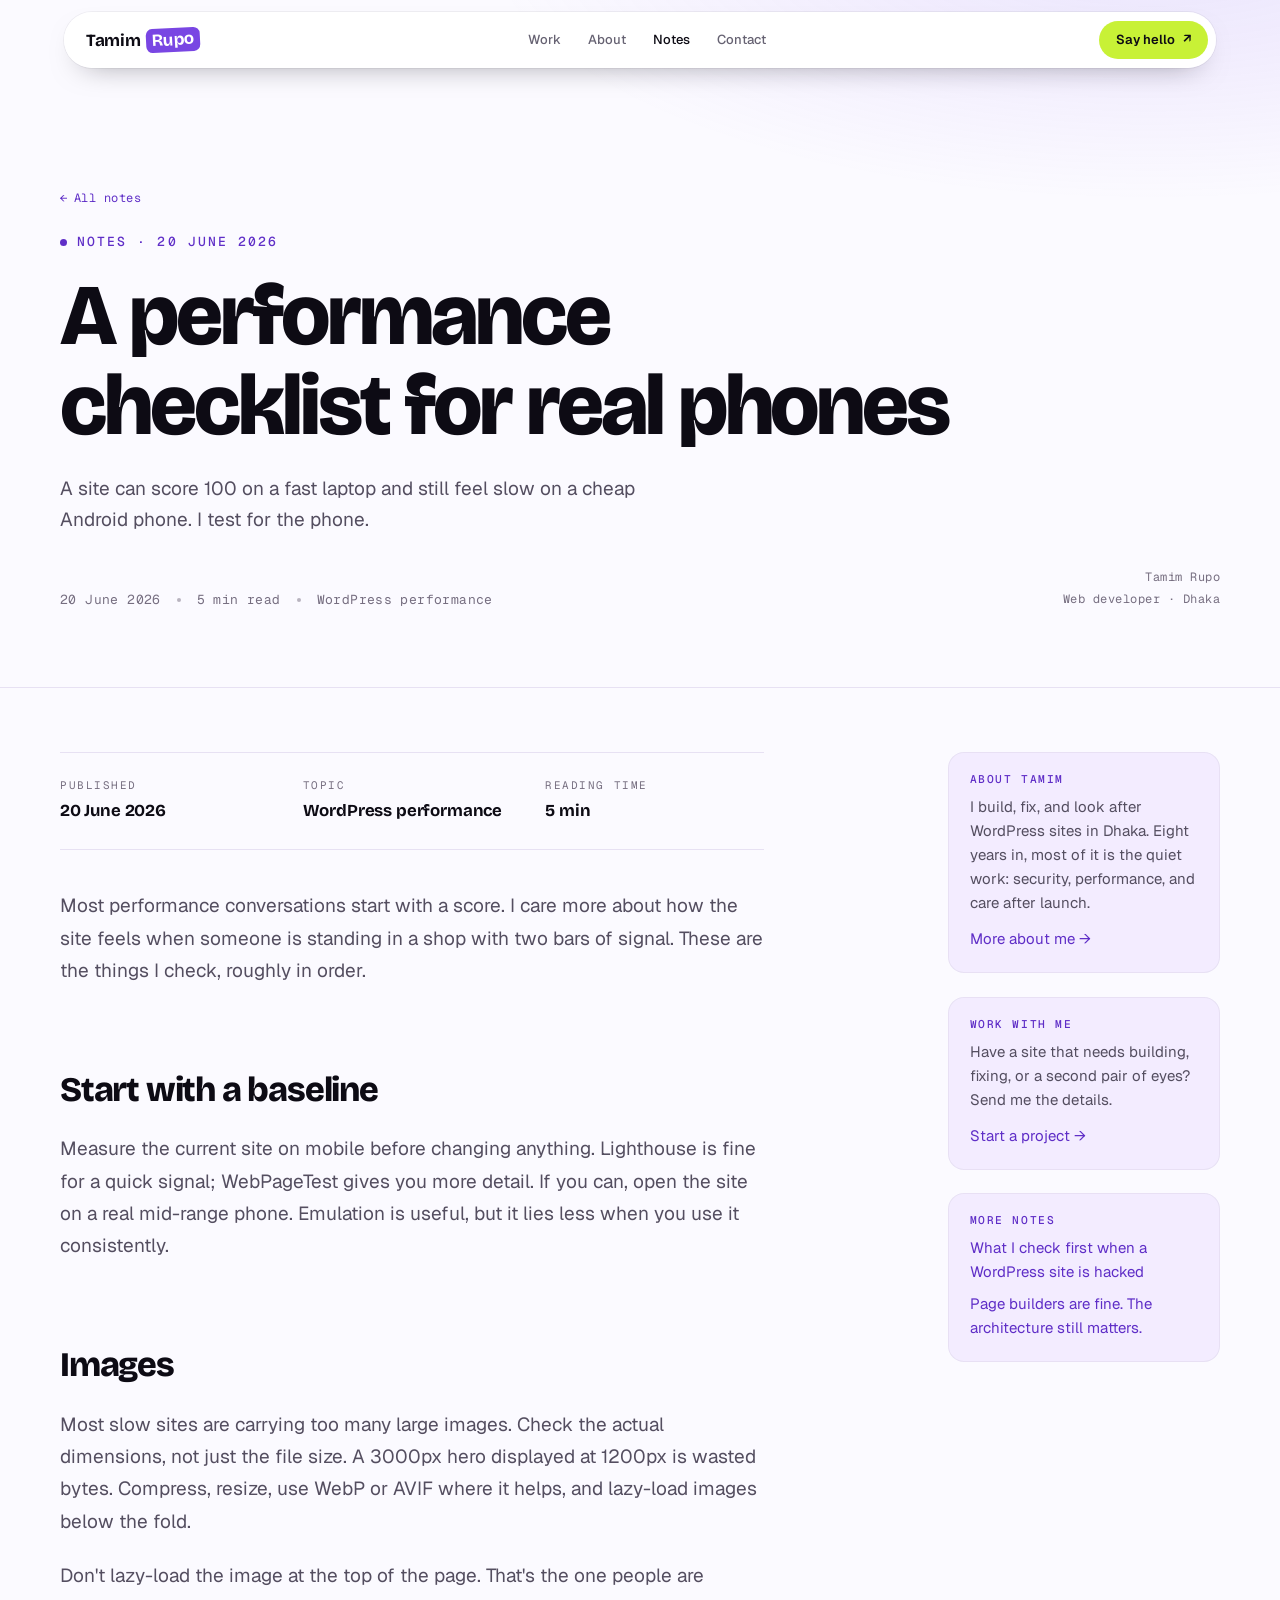
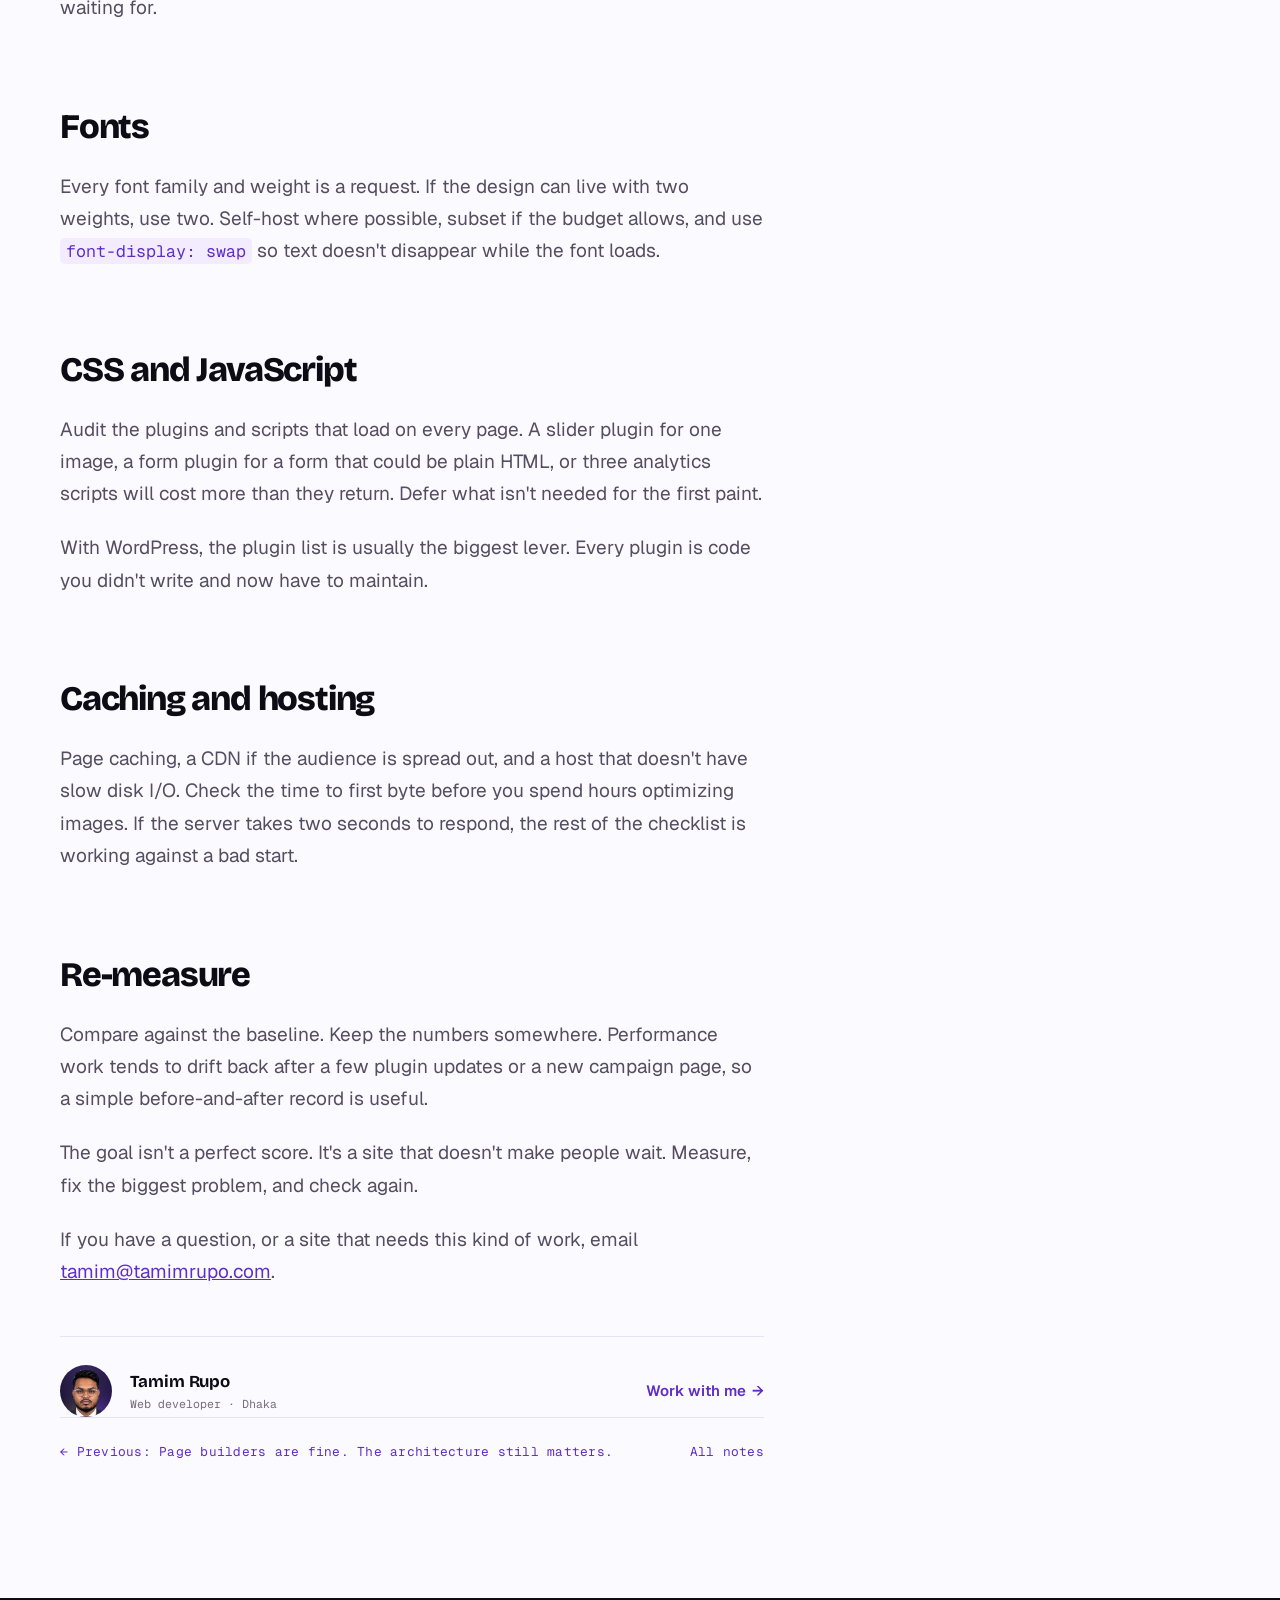
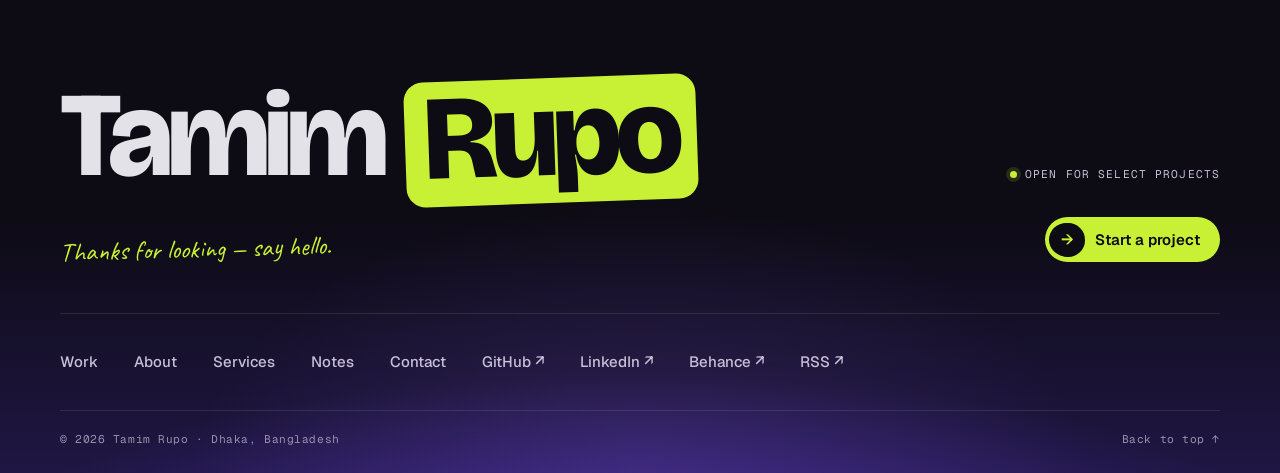
<file: writing/performance-checklist.html>
<!DOCTYPE html>
<html lang="en">
<head>
  <meta charset="UTF-8">
  <meta name="viewport" content="width=device-width, initial-scale=1">
  <title>A performance checklist for real phones — Tamim Rupo</title>
  <meta name="description" content="A practical WordPress performance checklist: images, fonts, CSS, JavaScript, caching, hosting, and testing on the devices people actually use.">
  <meta name="author" content="Tamim Rupo">
  <meta name="color-scheme" content="dark light">
  <meta name="theme-color" content="#0d0b14">
  <link rel="canonical" href="https://tamimrupo.com/writing/performance-checklist.html">

  <meta property="og:type" content="article">
  <meta property="og:site_name" content="Tamim Rupo">
  <meta property="og:title" content="A performance checklist for real phones — Tamim Rupo">
  <meta property="og:description" content="A practical WordPress performance checklist: images, fonts, CSS, JavaScript, caching, hosting, and testing on the devices people actually use.">
  <meta property="og:url" content="https://tamimrupo.com/writing/performance-checklist.html">
  <meta property="og:image" content="https://tamimrupo.com/assets/img/og-ai.png">
  <meta property="og:image:width" content="1200">
  <meta property="og:image:height" content="630">
  <meta name="twitter:card" content="summary_large_image">
  <meta name="twitter:title" content="A performance checklist for real phones — Tamim Rupo">
  <meta name="twitter:description" content="A practical WordPress performance checklist: images, fonts, CSS, JavaScript, caching, hosting, and testing on the devices people actually use.">
  <meta name="twitter:image" content="https://tamimrupo.com/assets/img/og-ai.png">

  <link rel="icon" href="../assets/img/favicon.svg?v=4" type="image/svg+xml">
  <link rel="apple-touch-icon" href="../assets/img/apple-touch-icon.png?v=4">
  <link rel="manifest" href="../site.webmanifest?v=4">
  <link rel="alternate" type="application/rss+xml" title="Tamim Rupo — Notes" href="https://tamimrupo.com/writing/feed.xml">

  <link rel="preconnect" href="https://fonts.googleapis.com">
  <link rel="preconnect" href="https://fonts.gstatic.com" crossorigin>
  <link href="https://fonts.googleapis.com/css2?family=Bricolage+Grotesque:opsz,wght@12..96,700..800&family=Geist:wght@400;500;600;700&family=Geist+Mono:wght@400;500&family=Caveat:wght@500;600&display=swap" rel="stylesheet">
  <link rel="stylesheet" href="../assets/css/site.css">
  <script>document.documentElement.classList.add("js");</script>

  <script type="application/ld+json">
{
  "@context": "https://schema.org",
  "@type": "BlogPosting",
  "headline": "A performance checklist for real phones",
  "description": "A practical WordPress performance checklist: images, fonts, CSS, JavaScript, caching, hosting, and testing on the devices people actually use.",
  "datePublished": "2026-06-20",
  "dateModified": "2026-06-20",
  "author": {
    "@type": "Person",
    "name": "Tamim Rupo",
    "url": "https://tamimrupo.com/portfolio.html#about"
  },
  "mainEntityOfPage": "https://tamimrupo.com/writing/performance-checklist.html",
  "image": "https://tamimrupo.com/assets/img/og-ai.png"
}
  </script>
</head>
<body id="top">
  <a class="skip-link" href="#main">Skip to content</a>

  <header class="site-header">
    <div class="header-pill">
      <a class="brand" href="../index.html" aria-label="Tamim Rupo — home">Tamim<span class="brand__chip">Rupo</span></a>
      <nav class="header-nav" id="site-menu" aria-label="Primary">
        <a href="../portfolio.html#work">Work</a>
        <a href="../portfolio.html#about">About</a>
        <a href="../portfolio.html#notes" aria-current="page">Notes</a>
        <a href="../contact.html">Contact</a>
      </nav>
      <div class="header-actions">
        <a class="btn btn--lime btn--sm" href="../contact.html">Say hello <span aria-hidden="true">↗</span></a>
        <button class="menu-toggle" type="button" aria-expanded="false" aria-controls="site-menu" aria-label="Open menu">
          <span></span><span></span>
        </button>
      </div>
    </div>
  </header>

  <main id="main">
    <section class="page-hero page-hero--paper">
      <div class="container">
        <a class="breadcrumb" href="../portfolio.html#notes" style="color:var(--violet-deep)">All notes</a>
        <p class="eyebrow">Notes · 20 June 2026</p>
        <h1>A performance checklist for real phones</h1>
        <p class="page-hero__lede">A site can score 100 on a fast laptop and still feel slow on a cheap Android phone. I test for the phone.</p>
        <div class="page-hero__row" style="margin-top:2rem">
          <p class="meta">
            <span><time datetime="2026-06-20">20 June 2026</time></span>
            <span class="dot" aria-hidden="true"></span>
            <span>5 min read</span>
            <span class="dot" aria-hidden="true"></span>
            <span>WordPress performance</span>
          </p>
          <p class="page-hero__meta">Tamim Rupo<br>Web developer · Dhaka</p>
        </div>
      </div>
    </section>

    <section class="article-body">
      <div class="container article-grid">
        <div class="article-main reveal">
          <dl class="facts">
            <div><dt>Published</dt><dd><time datetime="2026-06-20">20 June 2026</time></dd></div>
            <div><dt>Topic</dt><dd>WordPress performance</dd></div>
            <div><dt>Reading time</dt><dd>5 min</dd></div>
          </dl>

          <div class="prose">
            <p>Most performance conversations start with a score. I care more about how the site feels when someone is standing in a shop with two bars of signal. These are the things I check, roughly in order.</p>

            <h2>Start with a baseline</h2>
            <p>Measure the current site on mobile before changing anything. Lighthouse is fine for a quick signal; WebPageTest gives you more detail. If you can, open the site on a real mid-range phone. Emulation is useful, but it lies less when you use it consistently.</p>

            <h2>Images</h2>
            <p>Most slow sites are carrying too many large images. Check the actual dimensions, not just the file size. A 3000px hero displayed at 1200px is wasted bytes. Compress, resize, use WebP or AVIF where it helps, and lazy-load images below the fold.</p>
            <p>Don't lazy-load the image at the top of the page. That's the one people are waiting for.</p>

            <h2>Fonts</h2>
            <p>Every font family and weight is a request. If the design can live with two weights, use two. Self-host where possible, subset if the budget allows, and use <code>font-display: swap</code> so text doesn't disappear while the font loads.</p>

            <h2>CSS and JavaScript</h2>
            <p>Audit the plugins and scripts that load on every page. A slider plugin for one image, a form plugin for a form that could be plain HTML, or three analytics scripts will cost more than they return. Defer what isn't needed for the first paint.</p>
            <p>With WordPress, the plugin list is usually the biggest lever. Every plugin is code you didn't write and now have to maintain.</p>

            <h2>Caching and hosting</h2>
            <p>Page caching, a CDN if the audience is spread out, and a host that doesn't have slow disk I/O. Check the time to first byte before you spend hours optimizing images. If the server takes two seconds to respond, the rest of the checklist is working against a bad start.</p>

            <h2>Re-measure</h2>
            <p>Compare against the baseline. Keep the numbers somewhere. Performance work tends to drift back after a few plugin updates or a new campaign page, so a simple before-and-after record is useful.</p>

            <p>The goal isn't a perfect score. It's a site that doesn't make people wait. Measure, fix the biggest problem, and check again.</p>

            <p>If you have a question, or a site that needs this kind of work, email <a href="mailto:tamim@tamimrupo.com">tamim@tamimrupo.com</a>.</p>
          </div>

          <div class="author-card">
            <img src="../assets/img/tamim-github.png" alt="Tamim Rupo" width="52" height="52">
            <div>
              <p class="author-card__name">Tamim Rupo</p>
              <p class="author-card__role">Web developer · Dhaka</p>
            </div>
            <a class="arrow-link" href="../contact.html">Work with me</a>
          </div>

          <div class="article-next">
            <a href="wordpress-architecture.html">← Previous: Page builders are fine. The architecture still matters.</a>
            <a href="../portfolio.html#notes">All notes</a>
          </div>
        </div>

        <aside class="article-aside">
          <div class="aside-card reveal">
            <h3>About Tamim</h3>
            <p>I build, fix, and look after WordPress sites in Dhaka. Eight years in, most of it is the quiet work: security, performance, and care after launch.</p>
            <p style="margin-top:.75rem"><a href="../portfolio.html#about">More about me →</a></p>
          </div>
          <div class="aside-card reveal" style="--i:1">
            <h3>Work with me</h3>
            <p>Have a site that needs building, fixing, or a second pair of eyes? Send me the details.</p>
            <p style="margin-top:.75rem"><a href="../contact.html">Start a project →</a></p>
          </div>
          <div class="aside-card reveal" style="--i:2">
            <h3>More notes</h3>
            <ul>
              <li><a href="wordpress-security.html">What I check first when a WordPress site is hacked</a></li>
              <li><a href="wordpress-architecture.html">Page builders are fine. The architecture still matters.</a></li>
            </ul>
          </div>
        </aside>
      </div>
    </section>
  </main>

  <footer class="site-footer" id="footer">
    <div class="container">
      <div class="footer__top">
        <div>
          <a class="footer__wordmark" href="../index.html">Tamim <span class="footer__chip">Rupo</span></a>
          <p class="footer__tagline">Thanks for looking — say hello.</p>
        </div>
        <div class="footer__aside">
          <p class="footer__available"><i aria-hidden="true"></i>Open for select projects</p>
          <a class="btn-arrow btn-arrow--lime btn-arrow--sm" href="../contact.html">
            <span class="btn-arrow__icon" aria-hidden="true">→</span>
            <span class="btn-arrow__text">Start a project</span>
          </a>
        </div>
      </div>
      <nav class="footer__nav" aria-label="Footer">
        <a href="../portfolio.html#work">Work</a>
        <a href="../portfolio.html#about">About</a>
        <a href="../portfolio.html#services">Services</a>
        <a href="../portfolio.html#notes">Notes</a>
        <a href="../contact.html">Contact</a>
        <a href="https://github.com/tamimrupo" target="_blank" rel="noopener noreferrer">GitHub ↗</a>
        <a href="https://www.linkedin.com/in/tamimrupo/" target="_blank" rel="noopener noreferrer">LinkedIn ↗</a>
        <a href="https://www.behance.net/tamimrupo" target="_blank" rel="noopener noreferrer">Behance ↗</a>
        <a href="feed.xml">RSS ↗</a>
      </nav>
      <div class="footer__bar">
        <p>© <span data-year>2026</span> Tamim Rupo · Dhaka, Bangladesh</p>
        <p><a href="#top">Back to top ↑</a></p>
      </div>
    </div>
  </footer>

  <script src="../assets/js/site.js"></script>
</body>
</html>
</file>
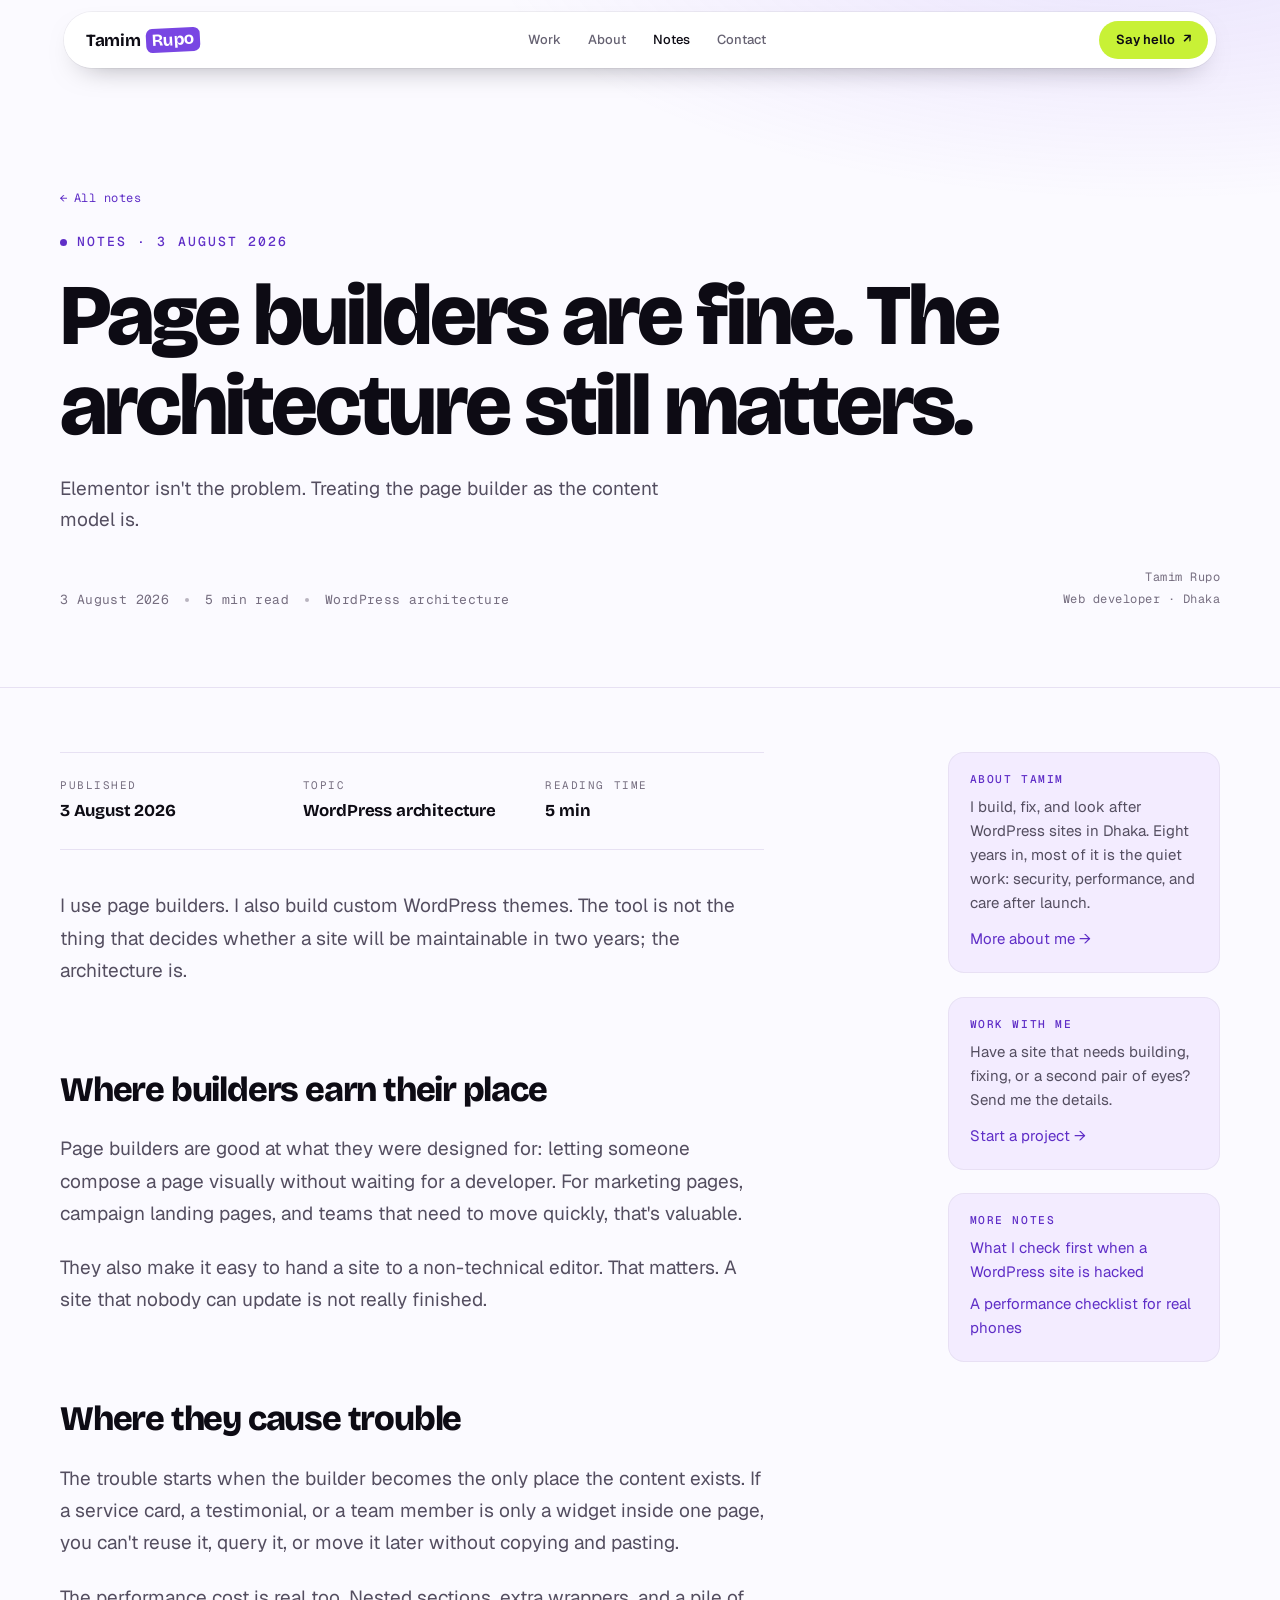
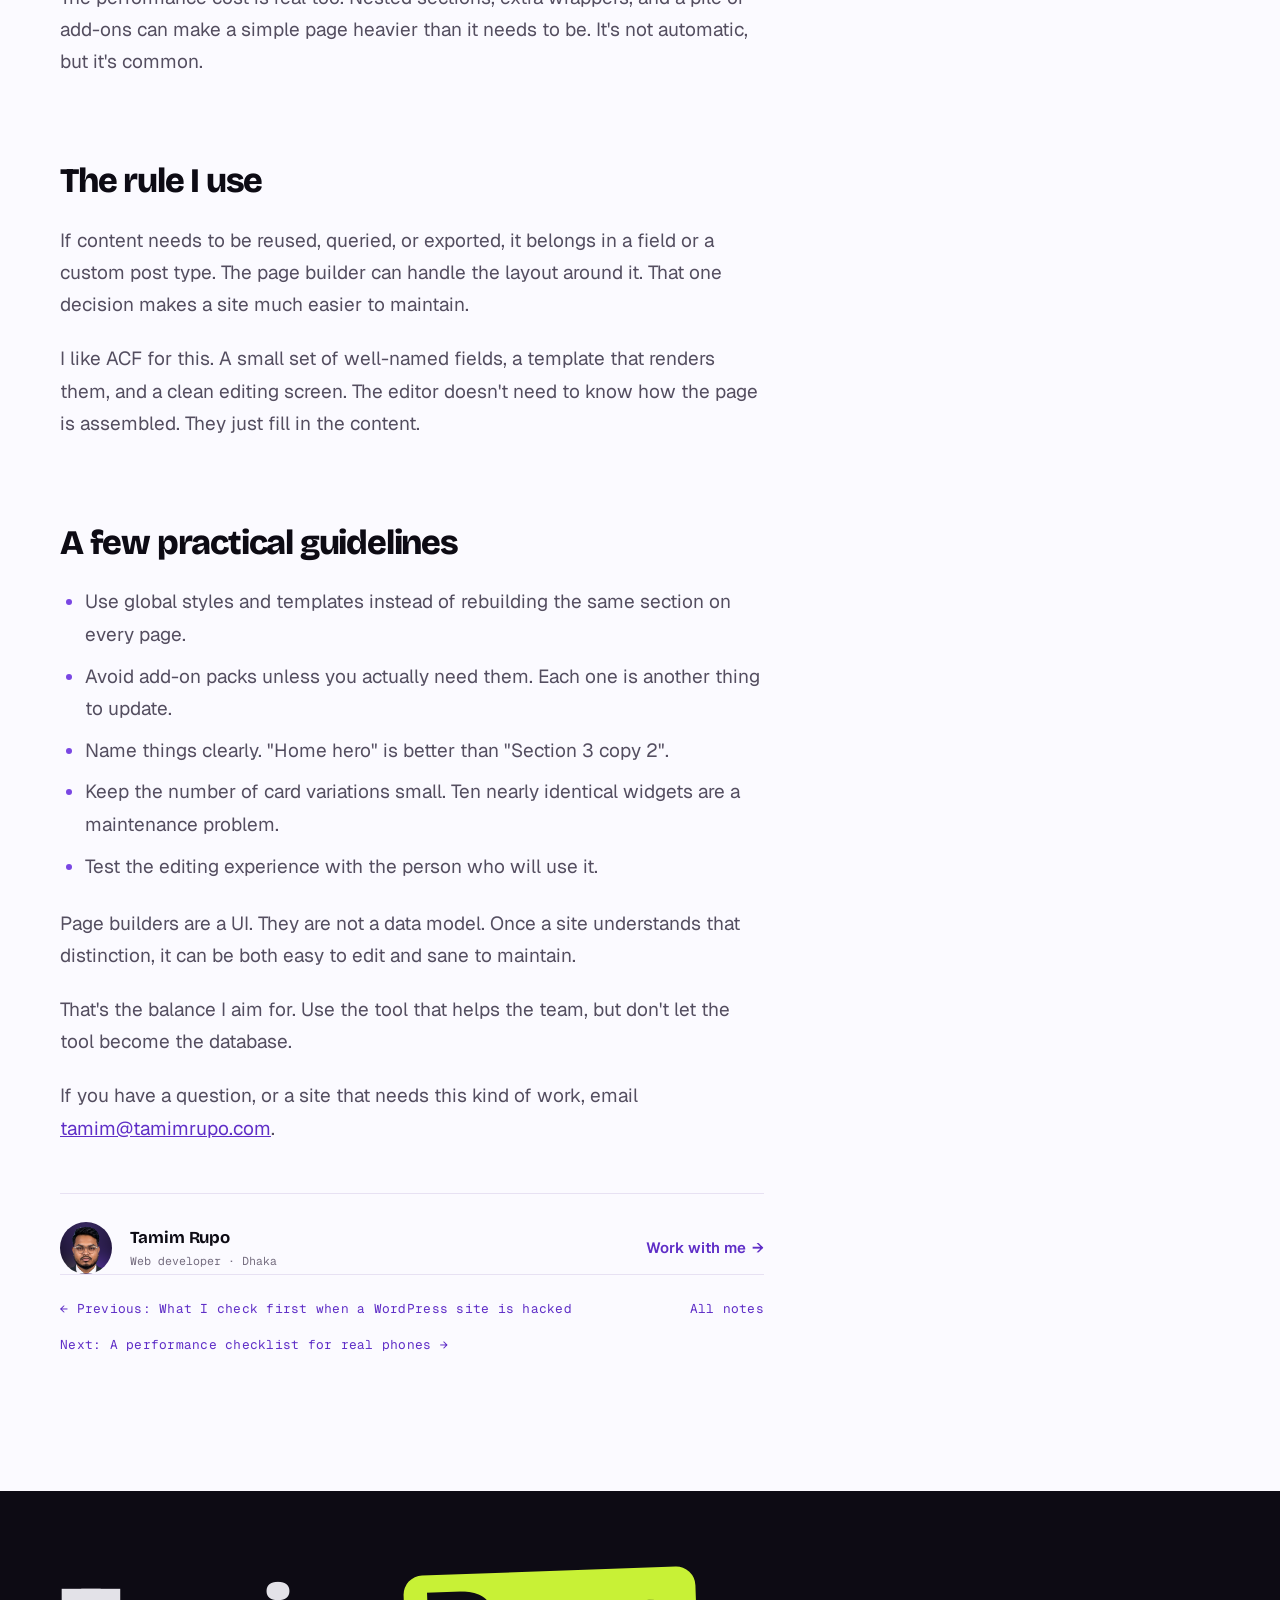
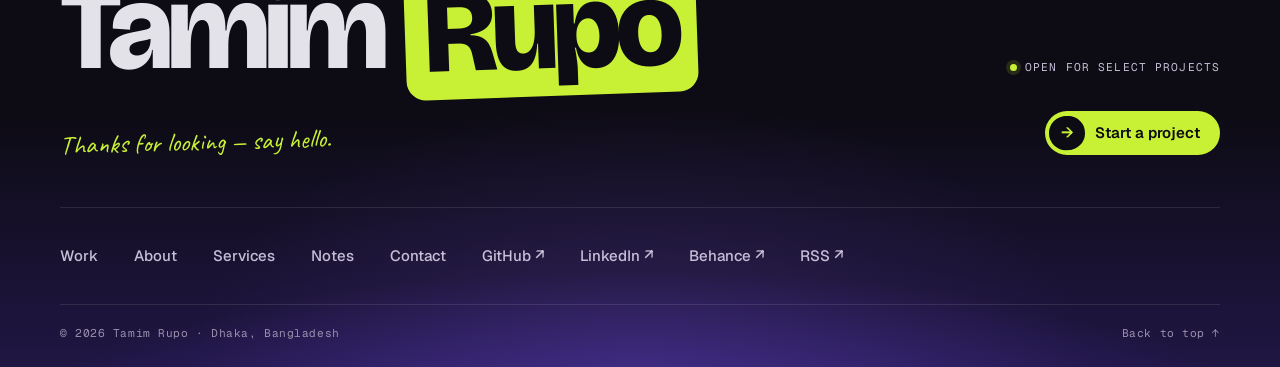
<file: writing/wordpress-architecture.html>
<!DOCTYPE html>
<html lang="en">
<head>
  <meta charset="UTF-8">
  <meta name="viewport" content="width=device-width, initial-scale=1">
  <title>Page builders are fine. The architecture still matters. — Tamim Rupo</title>
  <meta name="description" content="Where Elementor helps, where it gets in the way, and why structured content still matters in WordPress projects.">
  <meta name="author" content="Tamim Rupo">
  <meta name="color-scheme" content="dark light">
  <meta name="theme-color" content="#0d0b14">
  <link rel="canonical" href="https://tamimrupo.com/writing/wordpress-architecture.html">

  <meta property="og:type" content="article">
  <meta property="og:site_name" content="Tamim Rupo">
  <meta property="og:title" content="Page builders are fine. The architecture still matters. — Tamim Rupo">
  <meta property="og:description" content="Where Elementor helps, where it gets in the way, and why structured content still matters in WordPress projects.">
  <meta property="og:url" content="https://tamimrupo.com/writing/wordpress-architecture.html">
  <meta property="og:image" content="https://tamimrupo.com/assets/img/og-ai.png">
  <meta property="og:image:width" content="1200">
  <meta property="og:image:height" content="630">
  <meta name="twitter:card" content="summary_large_image">
  <meta name="twitter:title" content="Page builders are fine. The architecture still matters. — Tamim Rupo">
  <meta name="twitter:description" content="Where Elementor helps, where it gets in the way, and why structured content still matters in WordPress projects.">
  <meta name="twitter:image" content="https://tamimrupo.com/assets/img/og-ai.png">

  <link rel="icon" href="../assets/img/favicon.svg?v=4" type="image/svg+xml">
  <link rel="apple-touch-icon" href="../assets/img/apple-touch-icon.png?v=4">
  <link rel="manifest" href="../site.webmanifest?v=4">
  <link rel="alternate" type="application/rss+xml" title="Tamim Rupo — Notes" href="https://tamimrupo.com/writing/feed.xml">

  <link rel="preconnect" href="https://fonts.googleapis.com">
  <link rel="preconnect" href="https://fonts.gstatic.com" crossorigin>
  <link href="https://fonts.googleapis.com/css2?family=Bricolage+Grotesque:opsz,wght@12..96,700..800&family=Geist:wght@400;500;600;700&family=Geist+Mono:wght@400;500&family=Caveat:wght@500;600&display=swap" rel="stylesheet">
  <link rel="stylesheet" href="../assets/css/site.css">
  <script>document.documentElement.classList.add("js");</script>

  <script type="application/ld+json">
{
  "@context": "https://schema.org",
  "@type": "BlogPosting",
  "headline": "Page builders are fine. The architecture still matters.",
  "description": "Where Elementor helps, where it gets in the way, and why structured content still matters in WordPress projects.",
  "datePublished": "2026-08-03",
  "dateModified": "2026-08-03",
  "author": {
    "@type": "Person",
    "name": "Tamim Rupo",
    "url": "https://tamimrupo.com/portfolio.html#about"
  },
  "mainEntityOfPage": "https://tamimrupo.com/writing/wordpress-architecture.html",
  "image": "https://tamimrupo.com/assets/img/og-ai.png"
}
  </script>
</head>
<body id="top">
  <a class="skip-link" href="#main">Skip to content</a>

  <header class="site-header">
    <div class="header-pill">
      <a class="brand" href="../index.html" aria-label="Tamim Rupo — home">Tamim<span class="brand__chip">Rupo</span></a>
      <nav class="header-nav" id="site-menu" aria-label="Primary">
        <a href="../portfolio.html#work">Work</a>
        <a href="../portfolio.html#about">About</a>
        <a href="../portfolio.html#notes" aria-current="page">Notes</a>
        <a href="../contact.html">Contact</a>
      </nav>
      <div class="header-actions">
        <a class="btn btn--lime btn--sm" href="../contact.html">Say hello <span aria-hidden="true">↗</span></a>
        <button class="menu-toggle" type="button" aria-expanded="false" aria-controls="site-menu" aria-label="Open menu">
          <span></span><span></span>
        </button>
      </div>
    </div>
  </header>

  <main id="main">
    <section class="page-hero page-hero--paper">
      <div class="container">
        <a class="breadcrumb" href="../portfolio.html#notes" style="color:var(--violet-deep)">All notes</a>
        <p class="eyebrow">Notes · 3 August 2026</p>
        <h1>Page builders are fine. The architecture still matters.</h1>
        <p class="page-hero__lede">Elementor isn't the problem. Treating the page builder as the content model is.</p>
        <div class="page-hero__row" style="margin-top:2rem">
          <p class="meta">
            <span><time datetime="2026-08-03">3 August 2026</time></span>
            <span class="dot" aria-hidden="true"></span>
            <span>5 min read</span>
            <span class="dot" aria-hidden="true"></span>
            <span>WordPress architecture</span>
          </p>
          <p class="page-hero__meta">Tamim Rupo<br>Web developer · Dhaka</p>
        </div>
      </div>
    </section>

    <section class="article-body">
      <div class="container article-grid">
        <div class="article-main reveal">
          <dl class="facts">
            <div><dt>Published</dt><dd><time datetime="2026-08-03">3 August 2026</time></dd></div>
            <div><dt>Topic</dt><dd>WordPress architecture</dd></div>
            <div><dt>Reading time</dt><dd>5 min</dd></div>
          </dl>

          <div class="prose">
            <p>I use page builders. I also build custom WordPress themes. The tool is not the thing that decides whether a site will be maintainable in two years; the architecture is.</p>

            <h2>Where builders earn their place</h2>
            <p>Page builders are good at what they were designed for: letting someone compose a page visually without waiting for a developer. For marketing pages, campaign landing pages, and teams that need to move quickly, that's valuable.</p>
            <p>They also make it easy to hand a site to a non-technical editor. That matters. A site that nobody can update is not really finished.</p>

            <h2>Where they cause trouble</h2>
            <p>The trouble starts when the builder becomes the only place the content exists. If a service card, a testimonial, or a team member is only a widget inside one page, you can't reuse it, query it, or move it later without copying and pasting.</p>
            <p>The performance cost is real too. Nested sections, extra wrappers, and a pile of add-ons can make a simple page heavier than it needs to be. It's not automatic, but it's common.</p>

            <h2>The rule I use</h2>
            <p>If content needs to be reused, queried, or exported, it belongs in a field or a custom post type. The page builder can handle the layout around it. That one decision makes a site much easier to maintain.</p>
            <p>I like ACF for this. A small set of well-named fields, a template that renders them, and a clean editing screen. The editor doesn't need to know how the page is assembled. They just fill in the content.</p>

            <h2>A few practical guidelines</h2>
            <ul>
              <li>Use global styles and templates instead of rebuilding the same section on every page.</li>
              <li>Avoid add-on packs unless you actually need them. Each one is another thing to update.</li>
              <li>Name things clearly. "Home hero" is better than "Section 3 copy 2".</li>
              <li>Keep the number of card variations small. Ten nearly identical widgets are a maintenance problem.</li>
              <li>Test the editing experience with the person who will use it.</li>
            </ul>

            <p>Page builders are a UI. They are not a data model. Once a site understands that distinction, it can be both easy to edit and sane to maintain.</p>
            <p>That's the balance I aim for. Use the tool that helps the team, but don't let the tool become the database.</p>

            <p>If you have a question, or a site that needs this kind of work, email <a href="mailto:tamim@tamimrupo.com">tamim@tamimrupo.com</a>.</p>
          </div>

          <div class="author-card">
            <img src="../assets/img/tamim-github.png" alt="Tamim Rupo" width="52" height="52">
            <div>
              <p class="author-card__name">Tamim Rupo</p>
              <p class="author-card__role">Web developer · Dhaka</p>
            </div>
            <a class="arrow-link" href="../contact.html">Work with me</a>
          </div>

          <div class="article-next">
            <a href="wordpress-security.html">← Previous: What I check first when a WordPress site is hacked</a>
            <a href="../portfolio.html#notes">All notes</a>
            <a href="performance-checklist.html">Next: A performance checklist for real phones →</a>
          </div>
        </div>

        <aside class="article-aside">
          <div class="aside-card reveal">
            <h3>About Tamim</h3>
            <p>I build, fix, and look after WordPress sites in Dhaka. Eight years in, most of it is the quiet work: security, performance, and care after launch.</p>
            <p style="margin-top:.75rem"><a href="../portfolio.html#about">More about me →</a></p>
          </div>
          <div class="aside-card reveal" style="--i:1">
            <h3>Work with me</h3>
            <p>Have a site that needs building, fixing, or a second pair of eyes? Send me the details.</p>
            <p style="margin-top:.75rem"><a href="../contact.html">Start a project →</a></p>
          </div>
          <div class="aside-card reveal" style="--i:2">
            <h3>More notes</h3>
            <ul>
              <li><a href="wordpress-security.html">What I check first when a WordPress site is hacked</a></li>
              <li><a href="performance-checklist.html">A performance checklist for real phones</a></li>
            </ul>
          </div>
        </aside>
      </div>
    </section>
  </main>

  <footer class="site-footer" id="footer">
    <div class="container">
      <div class="footer__top">
        <div>
          <a class="footer__wordmark" href="../index.html">Tamim <span class="footer__chip">Rupo</span></a>
          <p class="footer__tagline">Thanks for looking — say hello.</p>
        </div>
        <div class="footer__aside">
          <p class="footer__available"><i aria-hidden="true"></i>Open for select projects</p>
          <a class="btn-arrow btn-arrow--lime btn-arrow--sm" href="../contact.html">
            <span class="btn-arrow__icon" aria-hidden="true">→</span>
            <span class="btn-arrow__text">Start a project</span>
          </a>
        </div>
      </div>
      <nav class="footer__nav" aria-label="Footer">
        <a href="../portfolio.html#work">Work</a>
        <a href="../portfolio.html#about">About</a>
        <a href="../portfolio.html#services">Services</a>
        <a href="../portfolio.html#notes">Notes</a>
        <a href="../contact.html">Contact</a>
        <a href="https://github.com/tamimrupo" target="_blank" rel="noopener noreferrer">GitHub ↗</a>
        <a href="https://www.linkedin.com/in/tamimrupo/" target="_blank" rel="noopener noreferrer">LinkedIn ↗</a>
        <a href="https://www.behance.net/tamimrupo" target="_blank" rel="noopener noreferrer">Behance ↗</a>
        <a href="feed.xml">RSS ↗</a>
      </nav>
      <div class="footer__bar">
        <p>© <span data-year>2026</span> Tamim Rupo · Dhaka, Bangladesh</p>
        <p><a href="#top">Back to top ↑</a></p>
      </div>
    </div>
  </footer>

  <script src="../assets/js/site.js"></script>
</body>
</html>
</file>
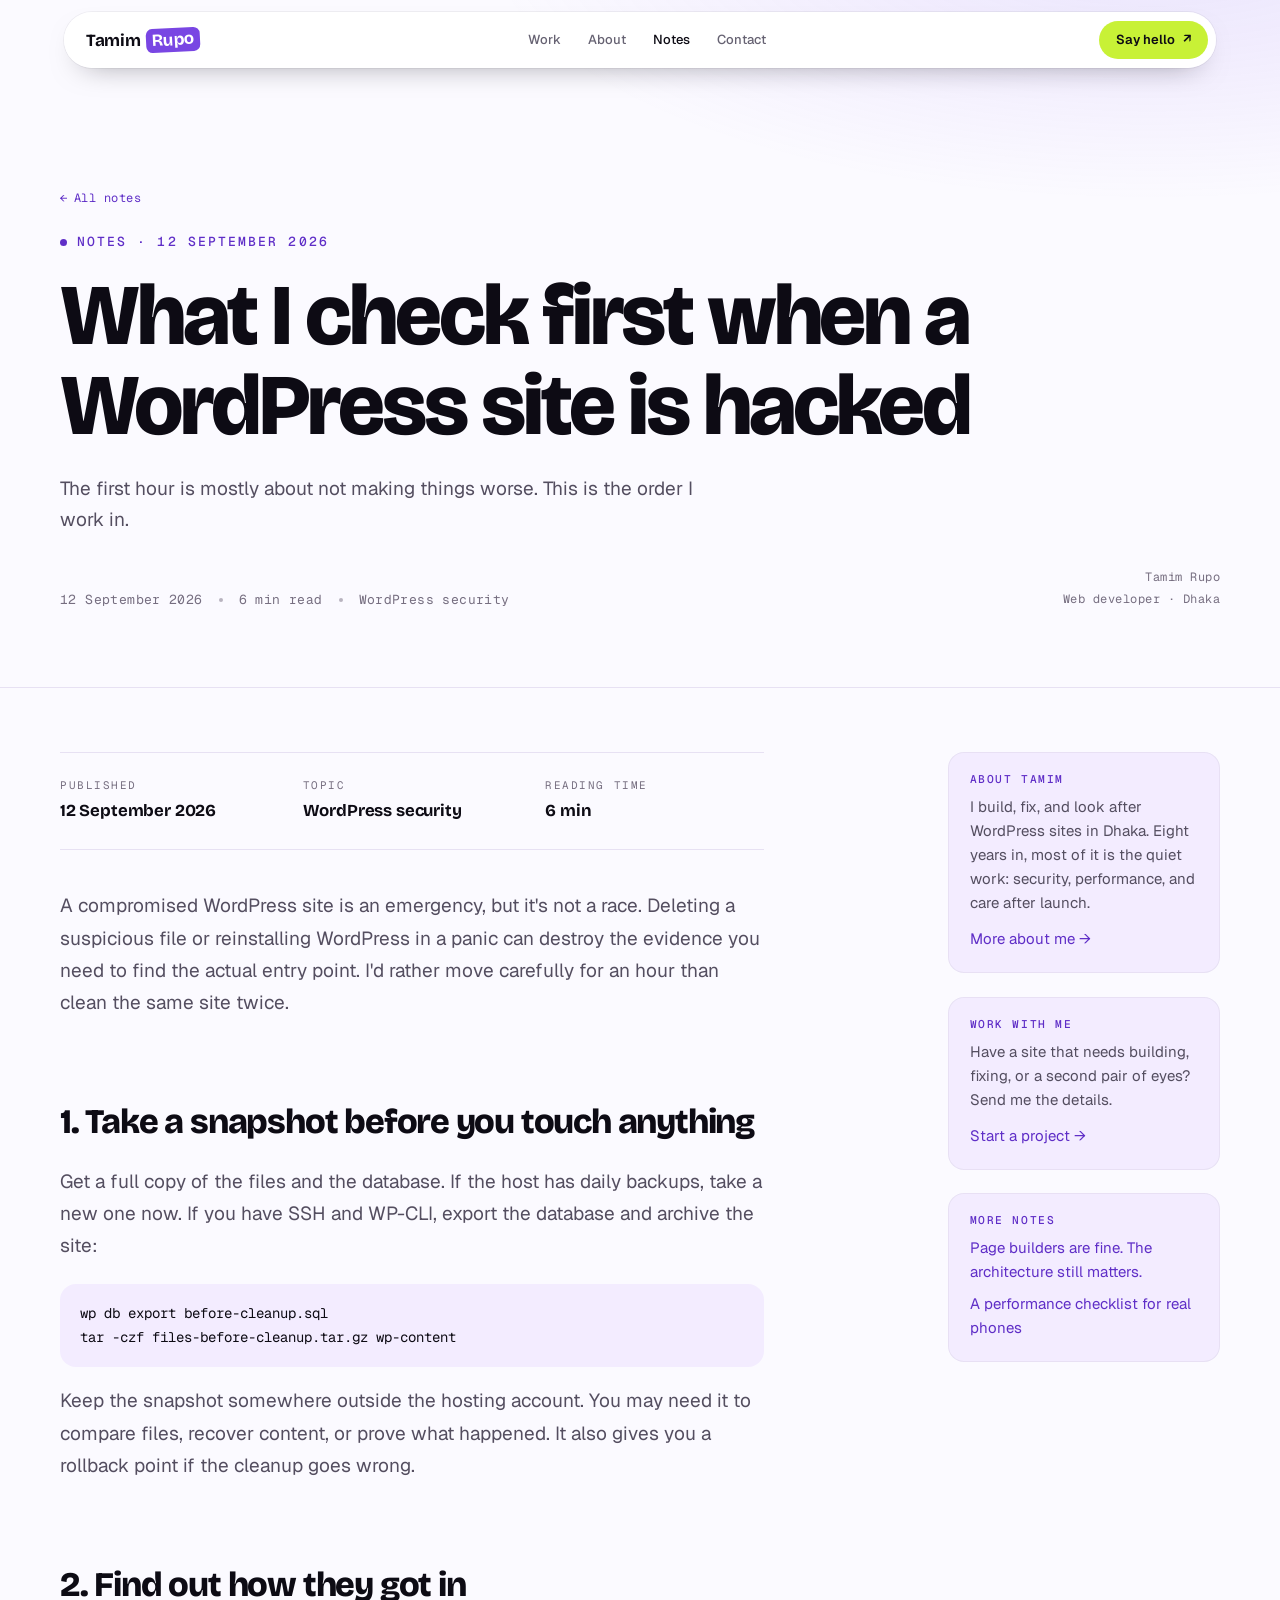
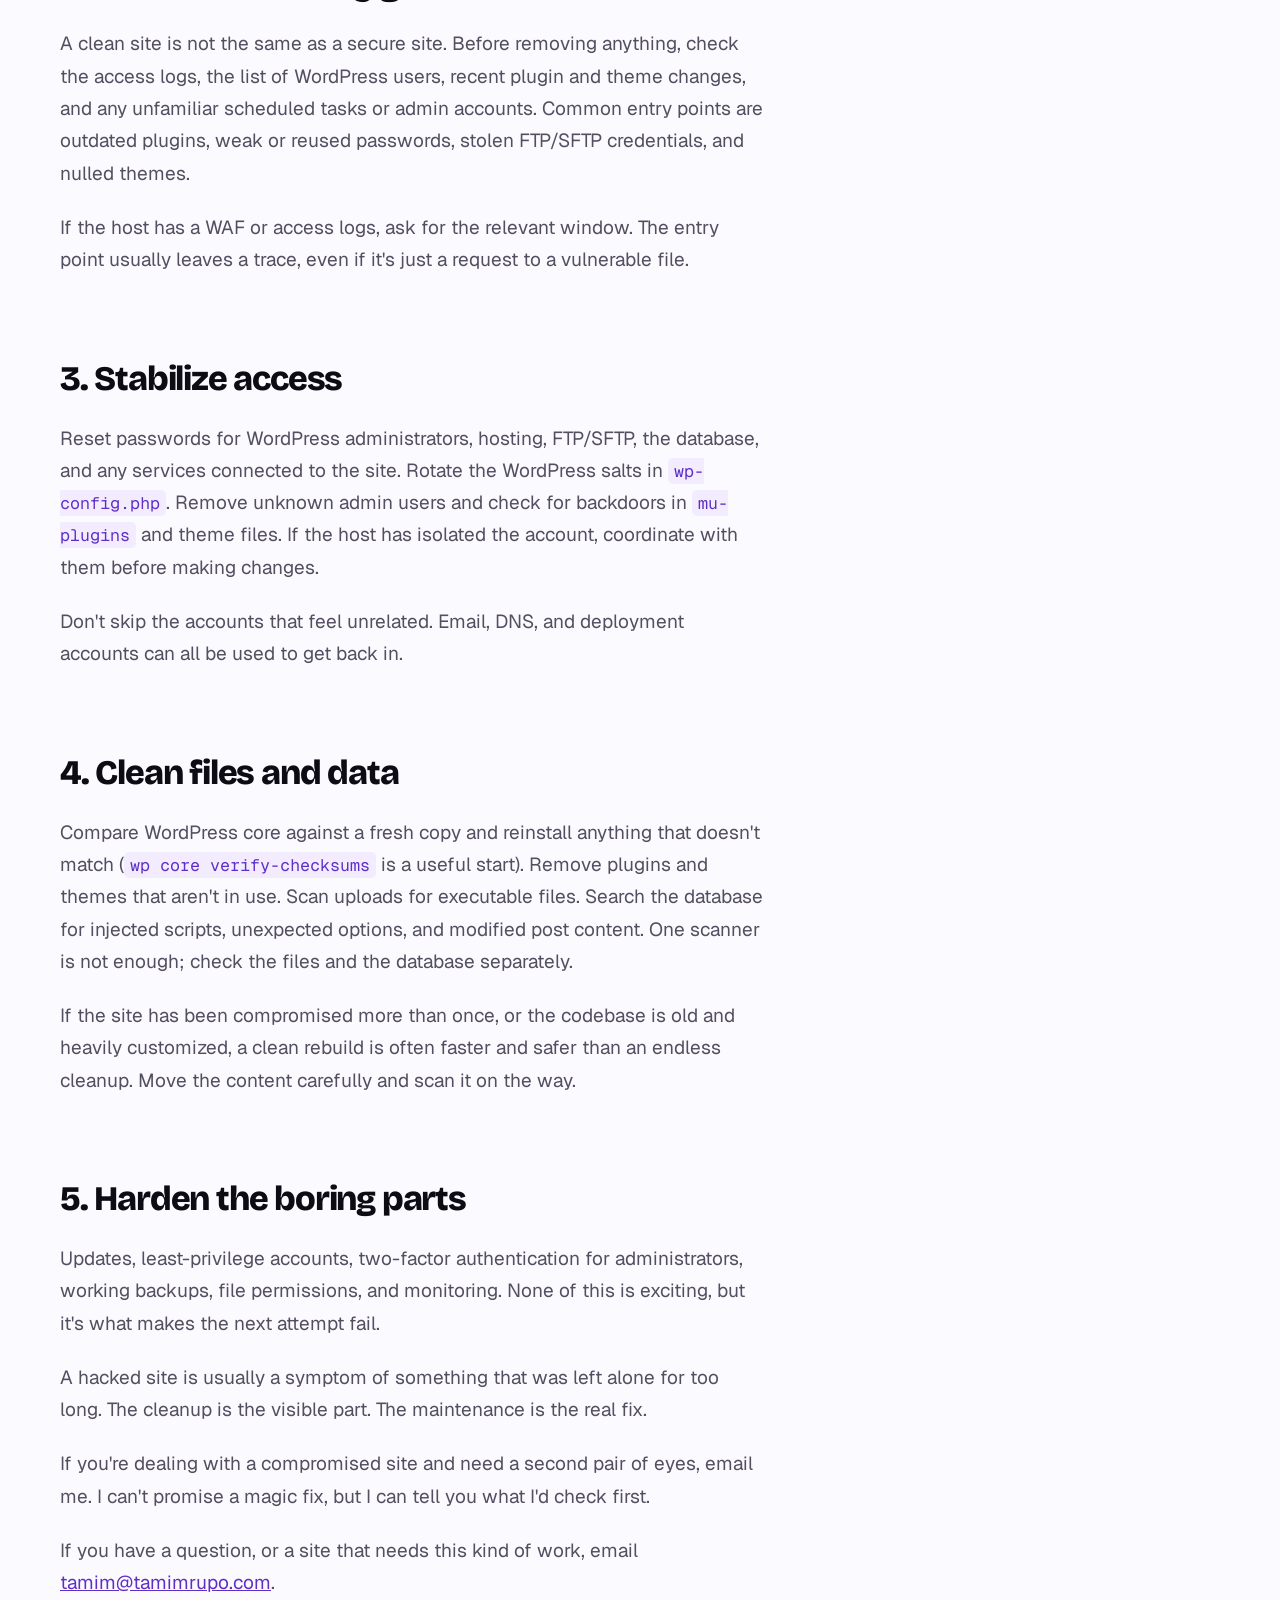
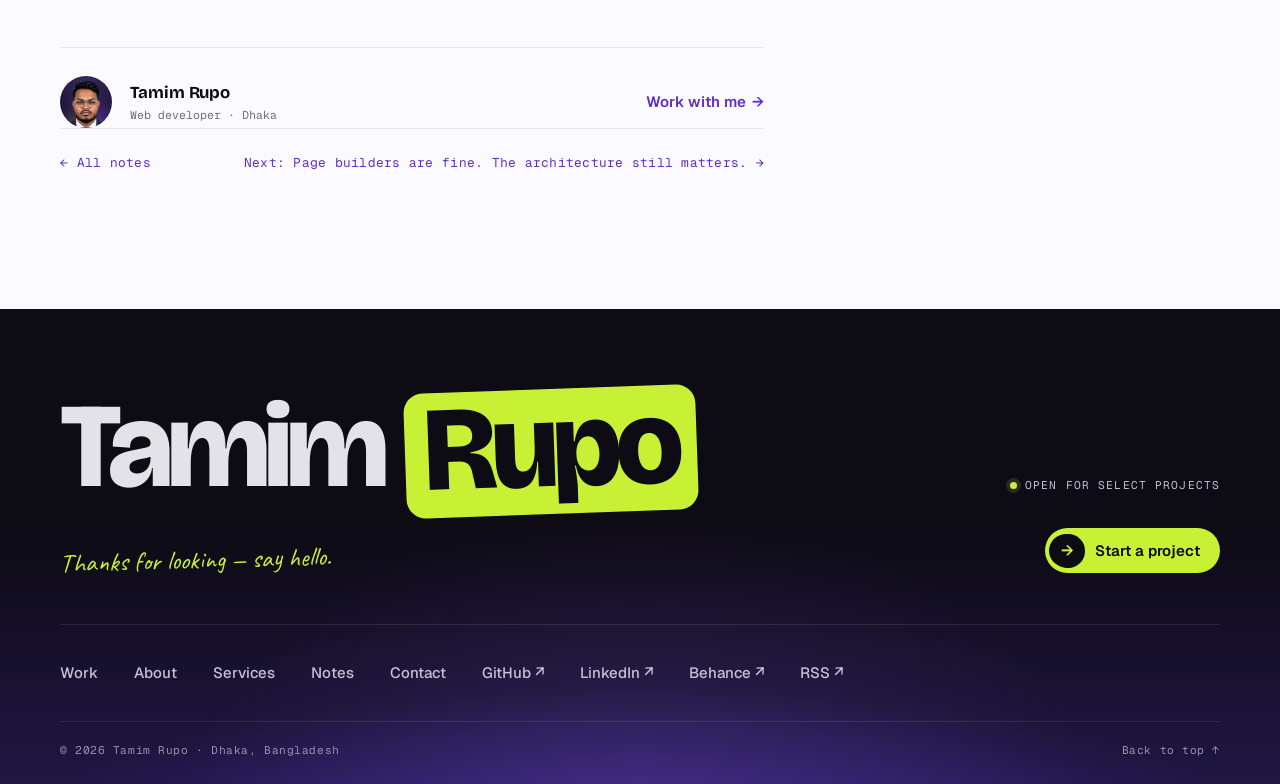
<file: writing/wordpress-security.html>
<!DOCTYPE html>
<html lang="en">
<head>
  <meta charset="UTF-8">
  <meta name="viewport" content="width=device-width, initial-scale=1">
  <title>What I check first when a WordPress site is hacked — Tamim Rupo</title>
  <meta name="description" content="The first hour after discovering a compromised WordPress site is mostly about not making it worse. A practical checklist for backups, logs, access, cleanup, and hardening.">
  <meta name="author" content="Tamim Rupo">
  <meta name="color-scheme" content="dark light">
  <meta name="theme-color" content="#0d0b14">
  <link rel="canonical" href="https://tamimrupo.com/writing/wordpress-security.html">

  <meta property="og:type" content="article">
  <meta property="og:site_name" content="Tamim Rupo">
  <meta property="og:title" content="What I check first when a WordPress site is hacked — Tamim Rupo">
  <meta property="og:description" content="The first hour after discovering a compromised WordPress site is mostly about not making it worse. A practical checklist for backups, logs, access, cleanup, and hardening.">
  <meta property="og:url" content="https://tamimrupo.com/writing/wordpress-security.html">
  <meta property="og:image" content="https://tamimrupo.com/assets/img/og-ai.png">
  <meta property="og:image:width" content="1200">
  <meta property="og:image:height" content="630">
  <meta name="twitter:card" content="summary_large_image">
  <meta name="twitter:title" content="What I check first when a WordPress site is hacked — Tamim Rupo">
  <meta name="twitter:description" content="The first hour after discovering a compromised WordPress site is mostly about not making it worse. A practical checklist for backups, logs, access, cleanup, and hardening.">
  <meta name="twitter:image" content="https://tamimrupo.com/assets/img/og-ai.png">

  <link rel="icon" href="../assets/img/favicon.svg?v=4" type="image/svg+xml">
  <link rel="apple-touch-icon" href="../assets/img/apple-touch-icon.png?v=4">
  <link rel="manifest" href="../site.webmanifest?v=4">
  <link rel="alternate" type="application/rss+xml" title="Tamim Rupo — Notes" href="https://tamimrupo.com/writing/feed.xml">

  <link rel="preconnect" href="https://fonts.googleapis.com">
  <link rel="preconnect" href="https://fonts.gstatic.com" crossorigin>
  <link href="https://fonts.googleapis.com/css2?family=Bricolage+Grotesque:opsz,wght@12..96,700..800&family=Geist:wght@400;500;600;700&family=Geist+Mono:wght@400;500&family=Caveat:wght@500;600&display=swap" rel="stylesheet">
  <link rel="stylesheet" href="../assets/css/site.css">
  <script>document.documentElement.classList.add("js");</script>

  <script type="application/ld+json">
{
  "@context": "https://schema.org",
  "@type": "BlogPosting",
  "headline": "What I check first when a WordPress site is hacked",
  "description": "The first hour after discovering a compromised WordPress site is mostly about not making it worse. A practical checklist for backups, logs, access, cleanup, and hardening.",
  "datePublished": "2026-09-12",
  "dateModified": "2026-09-12",
  "author": {
    "@type": "Person",
    "name": "Tamim Rupo",
    "url": "https://tamimrupo.com/portfolio.html#about"
  },
  "mainEntityOfPage": "https://tamimrupo.com/writing/wordpress-security.html",
  "image": "https://tamimrupo.com/assets/img/og-ai.png"
}
  </script>
</head>
<body id="top">
  <a class="skip-link" href="#main">Skip to content</a>

  <header class="site-header">
    <div class="header-pill">
      <a class="brand" href="../index.html" aria-label="Tamim Rupo — home">Tamim<span class="brand__chip">Rupo</span></a>
      <nav class="header-nav" id="site-menu" aria-label="Primary">
        <a href="../portfolio.html#work">Work</a>
        <a href="../portfolio.html#about">About</a>
        <a href="../portfolio.html#notes" aria-current="page">Notes</a>
        <a href="../contact.html">Contact</a>
      </nav>
      <div class="header-actions">
        <a class="btn btn--lime btn--sm" href="../contact.html">Say hello <span aria-hidden="true">↗</span></a>
        <button class="menu-toggle" type="button" aria-expanded="false" aria-controls="site-menu" aria-label="Open menu">
          <span></span><span></span>
        </button>
      </div>
    </div>
  </header>

  <main id="main">
    <section class="page-hero page-hero--paper">
      <div class="container">
        <a class="breadcrumb" href="../portfolio.html#notes" style="color:var(--violet-deep)">All notes</a>
        <p class="eyebrow">Notes · 12 September 2026</p>
        <h1>What I check first when a WordPress site is hacked</h1>
        <p class="page-hero__lede">The first hour is mostly about not making things worse. This is the order I work in.</p>
        <div class="page-hero__row" style="margin-top:2rem">
          <p class="meta">
            <span><time datetime="2026-09-12">12 September 2026</time></span>
            <span class="dot" aria-hidden="true"></span>
            <span>6 min read</span>
            <span class="dot" aria-hidden="true"></span>
            <span>WordPress security</span>
          </p>
          <p class="page-hero__meta">Tamim Rupo<br>Web developer · Dhaka</p>
        </div>
      </div>
    </section>

    <section class="article-body">
      <div class="container article-grid">
        <div class="article-main reveal">
          <dl class="facts">
            <div><dt>Published</dt><dd><time datetime="2026-09-12">12 September 2026</time></dd></div>
            <div><dt>Topic</dt><dd>WordPress security</dd></div>
            <div><dt>Reading time</dt><dd>6 min</dd></div>
          </dl>

          <div class="prose">
            <p>A compromised WordPress site is an emergency, but it's not a race. Deleting a suspicious file or reinstalling WordPress in a panic can destroy the evidence you need to find the actual entry point. I'd rather move carefully for an hour than clean the same site twice.</p>

            <h2>1. Take a snapshot before you touch anything</h2>
            <p>Get a full copy of the files and the database. If the host has daily backups, take a new one now. If you have SSH and WP-CLI, export the database and archive the site:</p>
            <pre tabindex="0" style="margin:0 0 1.3em;padding:1.1rem 1.25rem;overflow-x:auto;border-radius:var(--r-m);background:var(--paper-2);font-family:var(--font-mono);font-size:.875rem;line-height:1.7;color:var(--ink);"><code style="background:none;padding:0">wp db export before-cleanup.sql
tar -czf files-before-cleanup.tar.gz wp-content</code></pre>
            <p>Keep the snapshot somewhere outside the hosting account. You may need it to compare files, recover content, or prove what happened. It also gives you a rollback point if the cleanup goes wrong.</p>

            <h2>2. Find out how they got in</h2>
            <p>A clean site is not the same as a secure site. Before removing anything, check the access logs, the list of WordPress users, recent plugin and theme changes, and any unfamiliar scheduled tasks or admin accounts. Common entry points are outdated plugins, weak or reused passwords, stolen FTP/SFTP credentials, and nulled themes.</p>
            <p>If the host has a WAF or access logs, ask for the relevant window. The entry point usually leaves a trace, even if it's just a request to a vulnerable file.</p>

            <h2>3. Stabilize access</h2>
            <p>Reset passwords for WordPress administrators, hosting, FTP/SFTP, the database, and any services connected to the site. Rotate the WordPress salts in <code>wp-config.php</code>. Remove unknown admin users and check for backdoors in <code>mu-plugins</code> and theme files. If the host has isolated the account, coordinate with them before making changes.</p>
            <p>Don't skip the accounts that feel unrelated. Email, DNS, and deployment accounts can all be used to get back in.</p>

            <h2>4. Clean files and data</h2>
            <p>Compare WordPress core against a fresh copy and reinstall anything that doesn't match (<code>wp core verify-checksums</code> is a useful start). Remove plugins and themes that aren't in use. Scan uploads for executable files. Search the database for injected scripts, unexpected options, and modified post content. One scanner is not enough; check the files and the database separately.</p>
            <p>If the site has been compromised more than once, or the codebase is old and heavily customized, a clean rebuild is often faster and safer than an endless cleanup. Move the content carefully and scan it on the way.</p>

            <h2>5. Harden the boring parts</h2>
            <p>Updates, least-privilege accounts, two-factor authentication for administrators, working backups, file permissions, and monitoring. None of this is exciting, but it's what makes the next attempt fail.</p>
            <p>A hacked site is usually a symptom of something that was left alone for too long. The cleanup is the visible part. The maintenance is the real fix.</p>

            <p>If you're dealing with a compromised site and need a second pair of eyes, email me. I can't promise a magic fix, but I can tell you what I'd check first.</p>

            <p>If you have a question, or a site that needs this kind of work, email <a href="mailto:tamim@tamimrupo.com">tamim@tamimrupo.com</a>.</p>
          </div>

          <div class="author-card">
            <img src="../assets/img/tamim-github.png" alt="Tamim Rupo" width="52" height="52">
            <div>
              <p class="author-card__name">Tamim Rupo</p>
              <p class="author-card__role">Web developer · Dhaka</p>
            </div>
            <a class="arrow-link" href="../contact.html">Work with me</a>
          </div>

          <div class="article-next">
            <a href="../portfolio.html#notes">← All notes</a>
            <a href="wordpress-architecture.html">Next: Page builders are fine. The architecture still matters. →</a>
          </div>
        </div>

        <aside class="article-aside">
          <div class="aside-card reveal">
            <h3>About Tamim</h3>
            <p>I build, fix, and look after WordPress sites in Dhaka. Eight years in, most of it is the quiet work: security, performance, and care after launch.</p>
            <p style="margin-top:.75rem"><a href="../portfolio.html#about">More about me →</a></p>
          </div>
          <div class="aside-card reveal" style="--i:1">
            <h3>Work with me</h3>
            <p>Have a site that needs building, fixing, or a second pair of eyes? Send me the details.</p>
            <p style="margin-top:.75rem"><a href="../contact.html">Start a project →</a></p>
          </div>
          <div class="aside-card reveal" style="--i:2">
            <h3>More notes</h3>
            <ul>
              <li><a href="wordpress-architecture.html">Page builders are fine. The architecture still matters.</a></li>
              <li><a href="performance-checklist.html">A performance checklist for real phones</a></li>
            </ul>
          </div>
        </aside>
      </div>
    </section>
  </main>

  <footer class="site-footer" id="footer">
    <div class="container">
      <div class="footer__top">
        <div>
          <a class="footer__wordmark" href="../index.html">Tamim <span class="footer__chip">Rupo</span></a>
          <p class="footer__tagline">Thanks for looking — say hello.</p>
        </div>
        <div class="footer__aside">
          <p class="footer__available"><i aria-hidden="true"></i>Open for select projects</p>
          <a class="btn-arrow btn-arrow--lime btn-arrow--sm" href="../contact.html">
            <span class="btn-arrow__icon" aria-hidden="true">→</span>
            <span class="btn-arrow__text">Start a project</span>
          </a>
        </div>
      </div>
      <nav class="footer__nav" aria-label="Footer">
        <a href="../portfolio.html#work">Work</a>
        <a href="../portfolio.html#about">About</a>
        <a href="../portfolio.html#services">Services</a>
        <a href="../portfolio.html#notes">Notes</a>
        <a href="../contact.html">Contact</a>
        <a href="https://github.com/tamimrupo" target="_blank" rel="noopener noreferrer">GitHub ↗</a>
        <a href="https://www.linkedin.com/in/tamimrupo/" target="_blank" rel="noopener noreferrer">LinkedIn ↗</a>
        <a href="https://www.behance.net/tamimrupo" target="_blank" rel="noopener noreferrer">Behance ↗</a>
        <a href="feed.xml">RSS ↗</a>
      </nav>
      <div class="footer__bar">
        <p>© <span data-year>2026</span> Tamim Rupo · Dhaka, Bangladesh</p>
        <p><a href="#top">Back to top ↑</a></p>
      </div>
    </div>
  </footer>

  <script src="../assets/js/site.js"></script>
</body>
</html>
</file>
<file: assets/css/site.css>
/* ==========================================================================
   Tamim Rupo — site.css
   Dark-violet / lime design system, adapted from the livingwithprompts feel.
   1. Tokens          2. Reset & base      3. Typography      4. Layout
   5. Utilities       6. Header            7. Buttons         8. Badges & bits
   9. Hero           10. Client strip     11. Marquee        12. Split sections
  13. Numbers/checks 14. Work cards       15. Portrait       16. Fan
  17. Dark feature   18. CTA + keyboard   19. Footer         20. Page heroes
  21. Article pages  22. Contact & forms  23. 404            24. Reveal & motion
  25. Responsive
   ========================================================================== */

/* 1. Tokens ---------------------------------------------------------------- */
:root {
  /* ink */
  --ink: #0d0b14;
  --ink-2: #150e28;
  --ink-3: #231a36;
  --ink-4: #2a1b4d;

  /* paper */
  --paper: #fbfaff;
  --paper-2: #f3ecff;
  --paper-3: #ede9f6;
  --white: #ffffff;

  /* violet */
  --violet: #7946e3;
  --violet-deep: #5f2ec7;
  --violet-soft: #8f65f0;
  --violet-pale: #cbb8ff;
  --violet-ghost: #f3ecff;

  /* lime */
  --lime: #c8f136;
  --lime-bright: #dafa73;
  --lime-deep: #536b08;
  --lime-ghost: #eafbb0;

  /* text */
  --text: #0d0b14;
  --text-2: #544e60;
  --text-3: #766e80;
  --on-dark: #fbfaff;
  --on-dark-2: #c7bed7;
  --on-dark-3: #9a90ae;

  /* lines */
  --line: #e7e1f3;
  --line-strong: #d6cce8;
  --line-dark: rgba(255, 255, 255, 0.12);
  --line-dark-soft: rgba(255, 255, 255, 0.07);

  /* fonts */
  --font-head: "Bricolage Grotesque", system-ui, sans-serif;
  --font-body: "Geist", system-ui, -apple-system, "Segoe UI", sans-serif;
  --font-mono: "Geist Mono", ui-monospace, "SFMono-Regular", Consolas, monospace;
  --font-hand: "Caveat", "Segoe Script", cursive;

  /* type scale */
  --display-1: clamp(2.9rem, 1.6rem + 5.6vw, 5.4rem);
  --display-2: clamp(2.25rem, 1.5rem + 3vw, 4rem);
  --display-3: clamp(1.85rem, 1.4rem + 1.7vw, 2.75rem);
  --display-4: clamp(1.4rem, 1.25rem + 0.6vw, 1.75rem);
  --text-l: clamp(1.0625rem, 1rem + 0.3vw, 1.1875rem);
  --text-m: 1rem;
  --text-s: 0.9375rem;
  --text-xs: 0.8125rem;

  /* spacing */
  --gutter: clamp(1.25rem, 5vw, 2rem);
  --section-y: clamp(4rem, 2.6rem + 5.4vw, 7.5rem);
  --section-y-s: clamp(2.75rem, 2rem + 3.2vw, 5rem);
  --gap-s: 0.75rem;
  --gap-m: 1.5rem;
  --gap-l: clamp(2rem, 1.4rem + 2.4vw, 3.5rem);
  --gap-xl: clamp(3rem, 2rem + 4vw, 5rem);

  /* radii */
  --r-s: 0.375rem;
  --r-m: 1rem;
  --r-l: 1.5rem;
  --r-xl: 2rem;
  --r-pill: 9999px;

  /* shadows */
  --shadow-s: 0 10px 24px -16px rgba(95, 46, 199, 0.3);
  --shadow-m: 0 24px 50px -30px rgba(95, 46, 199, 0.35);
  --shadow-l: 0 40px 96px -32px rgba(95, 46, 199, 0.45);
  --shadow-card: 0 0 0 1px rgba(23, 16, 41, 0.06), 0 18px 40px -28px rgba(60, 30, 140, 0.35);

  /* misc */
  --container: 72.5rem;
  --header-h: 56px;
  --ease: cubic-bezier(0.16, 1, 0.3, 1);
  --ease-soft: cubic-bezier(0.33, 1, 0.68, 1);
}

/* 2. Reset & base ---------------------------------------------------------- */
*,
*::before,
*::after { box-sizing: border-box; }

html {
  scroll-behavior: smooth;
  scroll-padding-top: 7rem;
  -webkit-text-size-adjust: 100%;
}

body {
  margin: 0;
  background: var(--paper);
  color: var(--text-2);
  font-family: var(--font-body);
  font-size: var(--text-m);
  line-height: 1.6;
  -webkit-font-smoothing: antialiased;
  text-rendering: optimizeLegibility;
}

img, svg, canvas { display: block; max-width: 100%; }
img { height: auto; }

a { color: inherit; }

button, input, textarea, select { font: inherit; color: inherit; }

::selection {
  background: var(--lime);
  color: var(--ink);
}

:focus-visible {
  outline: 3px solid var(--violet);
  outline-offset: 3px;
}

.section--dark :focus-visible,
.hero :focus-visible,
.site-footer :focus-visible { outline-color: var(--lime); }

.skip-link {
  position: absolute;
  left: 1rem;
  top: -100%;
  z-index: 200;
  padding: 0.75rem 1.25rem;
  border-radius: var(--r-pill);
  background: var(--ink);
  color: var(--on-dark);
  font-weight: 600;
  text-decoration: none;
}
.skip-link:focus { top: 1rem; }

/* 3. Typography ------------------------------------------------------------ */
h1, h2, h3, h4 {
  margin: 0;
  font-family: var(--font-head);
  font-weight: 800;
  color: var(--ink);
  letter-spacing: -0.035em;
  line-height: 1.05;
  text-wrap: balance;
}

h1 { font-size: var(--display-1); }
h2 { font-size: var(--display-2); }
h3 { font-size: var(--display-3); }
h4 { font-size: var(--display-4); letter-spacing: -0.02em; }

p { margin: 0 0 1.25em; }
p:last-child { margin-bottom: 0; }

strong { color: var(--ink); font-weight: 600; }

.display-1 { font-size: var(--display-1); }
.display-2 { font-size: var(--display-2); }
.display-3 { font-size: var(--display-3); }
.display-4 { font-size: var(--display-4); }

.lead {
  font-size: var(--text-l);
  line-height: 1.6;
  color: var(--text-2);
  max-width: 38rem;
}

.on-dark, .on-dark h1, .on-dark h2, .on-dark h3, .on-dark h4 { color: var(--on-dark); }
.on-dark { color: var(--on-dark-2); }
.on-dark .lead, .lead.on-dark { color: var(--on-dark-2); }
.muted { color: var(--text-3); }
.on-dark .muted { color: var(--on-dark-3); }

.hl { color: var(--lime); font-style: normal; }
.hl-violet { color: var(--violet-deep); font-style: normal; }
.hl-box {
  display: inline-block;
  padding: 0.02em 0.24em 0.06em;
  border-radius: 0.18em;
  background: var(--lime);
  color: var(--ink);
  font-style: normal;
  line-height: 1;
  transform: rotate(-1.5deg);
}

.hand {
  font-family: var(--font-hand);
  font-weight: 500;
  font-size: clamp(1.35rem, 1.1rem + 0.9vw, 1.75rem);
  line-height: 1.15;
  letter-spacing: 0.01em;
  color: var(--violet-deep);
}
.on-dark .hand, .section--dark .hand, .not-found .hand { color: var(--lime); }

.mono {
  font-family: var(--font-mono);
  font-size: var(--text-xs);
  letter-spacing: 0.04em;
  color: var(--text-3);
}
.on-dark .mono, .mono.on-dark { color: var(--on-dark-3); }

.eyebrow {
  display: flex;
  align-items: center;
  gap: 0.6rem;
  margin: 0 0 1.1rem;
  font-family: var(--font-mono);
  font-size: var(--text-xs);
  font-weight: 500;
  letter-spacing: 0.16em;
  text-transform: uppercase;
  color: var(--violet-deep);
}
.eyebrow::before {
  content: "";
  flex: none;
  width: 0.45rem;
  height: 0.45rem;
  border-radius: 50%;
  background: currentColor;
}
.eyebrow--plain::before { display: none; }
.eyebrow--lime { color: var(--lime); }
.eyebrow--muted { color: var(--text-3); }

/* 4. Layout ---------------------------------------------------------------- */
.container {
  width: min(var(--container), calc(100% - 2 * var(--gutter)));
  margin-inline: auto;
}

.section {
  position: relative;
  padding-block: var(--section-y);
}
.section--tight { padding-block: var(--section-y-s); }
.section--paper { background: var(--paper); }
.section--paper-2 { background: var(--paper-2); }
.section--dark {
  background: var(--ink);
  color: var(--on-dark-2);
}
.section--dark h1, .section--dark h2, .section--dark h3 { color: var(--on-dark); }

.section--glow {
  background:
    linear-gradient(180deg, rgba(13, 11, 20, 0) 55%, rgba(92, 58, 220, 0.18) 100%),
    radial-gradient(70% 46% at 50% 112%, rgba(92, 58, 220, 0.42), rgba(13, 11, 20, 0) 70%),
    radial-gradient(44% 80% at 0% 96%, rgba(92, 58, 220, 0.3), rgba(13, 11, 20, 0) 72%),
    radial-gradient(44% 80% at 100% 96%, rgba(92, 58, 220, 0.28), rgba(13, 11, 20, 0) 72%),
    var(--ink);
}

.section-head {
  display: flex;
  align-items: flex-end;
  justify-content: space-between;
  gap: var(--gap-m);
  margin-bottom: clamp(2rem, 1.4rem + 2.4vw, 3.25rem);
}
.section-head > div { max-width: 44rem; }
.section-head h2 { margin-bottom: 0; }
.section-head .eyebrow { margin-bottom: 0.9rem; }

.stack > * + * { margin-top: 1rem; }
.stack-l > * + * { margin-top: var(--gap-m); }

.split {
  display: grid;
  grid-template-columns: minmax(0, 1.02fr) minmax(0, 0.98fr);
  gap: var(--gap-xl);
  align-items: center;
}
.split--top { align-items: start; }
.split__media { position: relative; }

/* 5. Utilities ------------------------------------------------------------- */
.arrow-link {
  display: inline-flex;
  align-items: center;
  gap: 0.4rem;
  font-size: var(--text-s);
  font-weight: 600;
  color: var(--violet-deep);
  text-decoration: none;
  white-space: nowrap;
}
.arrow-link::after {
  content: "→";
  transition: transform 0.25s var(--ease);
}
.arrow-link:hover::after { transform: translateX(4px); }
.on-dark .arrow-link, .arrow-link.on-dark, .section--dark .arrow-link { color: var(--lime); }

.text-link {
  color: var(--violet-deep);
  font-weight: 600;
  text-decoration: underline;
  text-underline-offset: 3px;
  text-decoration-thickness: 1px;
}
.text-link:hover { color: var(--violet); }
.on-dark .text-link { color: var(--lime); }

.center { text-align: center; }
.center .lead, .center .eyebrow { margin-inline: auto; }
.center .eyebrow { justify-content: center; }

/* 6. Header ---------------------------------------------------------------- */
.site-header {
  position: fixed;
  inset: 0 0 auto;
  z-index: 90;
  padding: var(--gap-s) var(--gap-s) 0;
  transition: transform 0.7s var(--ease);
}
.site-header.is-hidden { transform: translateY(calc(-100% - 1rem)); }
.site-header.is-hidden:focus-within { transform: none; }

.header-pill {
  position: relative;
  display: grid;
  grid-template-columns: 1fr auto 1fr;
  align-items: center;
  gap: 1rem;
  width: min(72rem, 100%);
  height: var(--header-h);
  margin-inline: auto;
  padding: 0 8px 0 22px;
  border-radius: var(--r-pill);
  background: rgba(255, 255, 255, 0.96);
  box-shadow: 0 12px 30px -18px rgba(13, 11, 20, 0.5), 0 0 0 1px rgba(13, 11, 20, 0.05);
  backdrop-filter: blur(10px);
  transition: background-color 0.25s ease;
}
.site-header.is-scrolled .header-pill { background: rgba(255, 255, 255, 0.9); }

.brand {
  justify-self: start;
  display: inline-flex;
  align-items: center;
  gap: 0.3rem;
  font-family: var(--font-head);
  font-size: 1.0625rem;
  font-weight: 700;
  letter-spacing: -0.015em;
  line-height: 1;
  color: var(--ink);
  text-decoration: none;
  white-space: nowrap;
}
.brand__chip {
  display: inline-block;
  padding: 0.18em 0.34em 0.22em;
  border-radius: 0.38em;
  background: var(--violet);
  color: #fff;
  transform: rotate(-3deg);
  transition: transform 0.3s var(--ease);
}
.brand:hover .brand__chip { transform: rotate(0deg); }

.header-nav {
  grid-column: 2;
  display: flex;
  align-items: center;
  gap: 1.7rem;
}
.header-nav a {
  position: relative;
  padding-block: 0.2rem;
  font-size: var(--text-xs);
  font-weight: 500;
  color: rgba(23, 16, 41, 0.66);
  text-decoration: none;
  white-space: nowrap;
  transition: color 0.15s ease;
}
.header-nav a:hover { color: var(--ink); }
.header-nav a::after {
  content: "";
  position: absolute;
  left: 0;
  right: 0;
  bottom: -0.2rem;
  height: 3px;
  border-radius: 2px;
  background: var(--lime);
  transform: scaleX(0);
  transform-origin: left;
  transition: transform 0.3s var(--ease);
}
.header-nav a:hover::after { transform: scaleX(1); }
.header-nav a[aria-current="page"] { color: var(--ink); }

.header-actions {
  grid-column: 3;
  justify-self: end;
  display: flex;
  align-items: center;
  gap: 6px;
}

/* CTA clone injected into the mobile menu panel — desktop shows the real one */
.header-nav .header-nav__cta { display: none; }

.menu-toggle {
  display: none;
  place-items: center;
  flex: none;
  width: 40px;
  height: 40px;
  padding: 0;
  border: 0;
  border-radius: 50%;
  background: var(--paper-3);
  color: var(--ink);
  cursor: pointer;
}
.menu-toggle span {
  grid-area: 1 / 1;
  width: 16px;
  height: 2px;
  border-radius: 2px;
  background: currentColor;
  transition: transform 0.35s var(--ease);
}
.menu-toggle span:first-child { transform: translateY(-3.5px); }
.menu-toggle span:last-child { transform: translateY(3.5px); }
.site-header.is-open .menu-toggle { background: var(--ink); color: #fff; }
.site-header.is-open .menu-toggle span:first-child { transform: rotate(45deg); }
.site-header.is-open .menu-toggle span:last-child { transform: rotate(-45deg); }

.site-header::before {
  content: "";
  position: fixed;
  inset: 0;
  z-index: -1;
  background: rgba(13, 11, 20, 0.55);
  backdrop-filter: blur(6px);
  opacity: 0;
  visibility: hidden;
  transition: opacity 0.3s ease, visibility 0s 0.3s;
}
.site-header.is-open::before { opacity: 1; visibility: visible; transition: opacity 0.3s ease; }

/* 7. Buttons --------------------------------------------------------------- */
.btn {
  display: inline-flex;
  align-items: center;
  justify-content: center;
  gap: 0.5rem;
  min-height: 2.75rem;
  padding: 0.7rem 1.35rem;
  border: 0;
  border-radius: var(--r-pill);
  font-family: var(--font-body);
  font-size: var(--text-s);
  font-weight: 600;
  line-height: 1.1;
  text-align: center;
  text-decoration: none;
  white-space: nowrap;
  cursor: pointer;
  transition: background-color 0.2s ease, color 0.2s ease, transform 0.2s ease, border-color 0.2s ease;
}
.btn:active { transform: translateY(1px); }
.btn--sm { min-height: 2.35rem; padding: 0.5rem 1.05rem; font-size: var(--text-xs); }

.btn--lime { background: var(--lime); color: var(--ink); }
.btn--lime:hover { background: var(--lime-bright); }
.btn--dark { background: var(--ink); color: #fff; }
.btn--dark:hover { background: var(--ink-3); }
.btn--violet { background: var(--violet); color: #fff; }
.btn--violet:hover { background: var(--violet-deep); }
.btn--light { background: #fff; color: var(--ink); box-shadow: inset 0 0 0 1px var(--line-strong); }
.btn--light:hover { background: var(--paper-2); }
.btn--ghost { background: transparent; color: var(--ink); box-shadow: inset 0 0 0 1px var(--line-strong); }
.btn--ghost:hover { background: var(--paper-2); }
.on-dark .btn--ghost, .section--dark .btn--ghost { color: var(--on-dark); box-shadow: inset 0 0 0 1px rgba(255, 255, 255, 0.28); }
.on-dark .btn--ghost:hover, .section--dark .btn--ghost:hover { background: rgba(255, 255, 255, 0.1); }

/* arrow pill — violet circle expands on hover */
.btn-arrow {
  position: relative;
  display: inline-flex;
  align-items: center;
  gap: 0.65rem;
  min-height: 3.25rem;
  padding: 0.5rem 1.5rem 0.5rem 0.5rem;
  overflow: hidden;
  border-radius: var(--r-pill);
  font-size: var(--text-m);
  font-weight: 600;
  text-decoration: none;
  line-height: 1.15;
  isolation: isolate;
  transition: transform 0.2s ease;
}
.btn-arrow:active { transform: scale(0.985); }
.btn-arrow::before {
  content: "";
  position: absolute;
  z-index: 0;
  top: 50%;
  left: 4px;
  width: 2.5rem;
  height: 2.5rem;
  border-radius: 50%;
  background: var(--violet);
  transform: translateY(-50%) scale(1);
  transition: transform 0.55s var(--ease-soft);
}
.btn-arrow:hover::before { transform: translateY(-50%) scale(16); }
.btn-arrow__icon {
  position: relative;
  z-index: 1;
  display: grid;
  place-items: center;
  flex: none;
  width: 2.5rem;
  height: 2.5rem;
  border-radius: 50%;
  background: var(--violet);
  color: #fff;
  font-size: 1rem;
  transition: background-color 0.25s ease, color 0.25s ease;
}
.btn-arrow:hover .btn-arrow__icon { background: #fff; color: var(--violet); }
.btn-arrow__text { position: relative; z-index: 1; transition: color 0.25s ease; }

.btn-arrow--light {
  color: var(--ink);
  background: linear-gradient(180deg, #ffffff, #efeafb);
  box-shadow: inset 0 1px 0 #ffffffe6, inset 0 -1px 0 rgba(21, 14, 40, 0.1), 0 8px 24px -8px rgba(109, 59, 217, 0.45);
}
.btn-arrow--light:hover { color: #fff; }

.btn-arrow--dark {
  color: #fff;
  background: linear-gradient(180deg, var(--ink-4), var(--ink-2));
  box-shadow: inset 0 1px 0 rgba(255, 255, 255, 0.16), inset 0 -1px 0 rgba(0, 0, 0, 0.3), 0 8px 24px -8px rgba(23, 16, 41, 0.5);
}
.btn-arrow--lime {
  color: var(--ink);
  background: var(--lime);
}
.btn-arrow--lime::before { background: var(--ink); }
.btn-arrow--lime .btn-arrow__icon { background: var(--ink); color: var(--lime); }
.btn-arrow--lime:hover { color: #fff; }
.btn-arrow--lime:hover .btn-arrow__icon { background: #fff; color: var(--ink); }

.btn-arrow--sm { min-height: 2.75rem; padding: 0.35rem 1.25rem 0.35rem 0.35rem; font-size: var(--text-s); }
.btn-arrow--sm::before, .btn-arrow--sm .btn-arrow__icon { width: 2.1rem; height: 2.1rem; }

/* 8. Badges & bits --------------------------------------------------------- */
.badge {
  display: inline-flex;
  align-items: center;
  gap: 0.4rem;
  padding: 0.32rem 0.7rem;
  border-radius: 0.4rem;
  background: var(--lime);
  color: var(--ink);
  font-family: var(--font-body);
  font-size: var(--text-s);
  font-weight: 600;
  line-height: 1.35;
  transform: rotate(-1.5deg);
}
.badge--violet { background: var(--violet); color: #fff; }
.badge--soft { background: var(--violet-ghost); color: var(--violet-deep); }
.badge--dark { background: rgba(255, 255, 255, 0.1); color: var(--on-dark); }
.badge--pill { border-radius: var(--r-pill); }

.tag {
  display: inline-flex;
  align-items: center;
  padding: 0.28rem 0.65rem;
  border-radius: var(--r-pill);
  background: var(--paper-2);
  color: var(--violet-deep);
  font-family: var(--font-mono);
  font-size: 0.75rem;
  letter-spacing: 0.02em;
  white-space: nowrap;
}
.section--dark .tag { background: rgba(255, 255, 255, 0.08); color: var(--violet-pale); }

.meta {
  display: flex;
  flex-wrap: wrap;
  align-items: center;
  gap: 0.35rem 1rem;
  margin: 0;
  padding: 0;
  list-style: none;
  font-family: var(--font-mono);
  font-size: var(--text-xs);
  letter-spacing: 0.03em;
  color: var(--text-3);
}
.meta .dot { width: 4px; height: 4px; border-radius: 50%; background: currentColor; opacity: 0.5; }
.on-dark .meta, .section--dark .meta { color: var(--on-dark-3); }

/* 9. Hero ------------------------------------------------------------------ */
.hero {
  position: relative;
  display: flex;
  flex-direction: column;
  align-items: center;
  justify-content: center;
  min-height: 100svh;
  padding: calc(var(--header-h) + clamp(3rem, 8vw, 6rem)) 0 clamp(2.5rem, 5vw, 4rem);
  overflow: hidden;
  background:
    radial-gradient(78% 52% at 50% 116%, rgba(108, 68, 242, 0.68), rgba(13, 11, 20, 0) 70%),
    radial-gradient(54% 96% at 0% 100%, rgba(133, 82, 240, 0.54), rgba(13, 11, 20, 0) 72%),
    radial-gradient(54% 96% at 100% 100%, rgba(150, 104, 252, 0.48), rgba(13, 11, 20, 0) 72%),
    radial-gradient(60% 60% at 50% 118%, rgba(199, 170, 255, 0.16), rgba(13, 11, 20, 0) 70%),
    linear-gradient(180deg, #0f0b1d 0%, var(--ink) 50%, #120d28 100%);
}
.hero__canvas {
  position: absolute;
  inset: 0;
  z-index: 0;
  width: 100%;
  height: 100%;
  pointer-events: none;
}
.hero__scrim {
  position: absolute;
  inset: 0;
  z-index: 1;
  pointer-events: none;
  background: radial-gradient(50% 48% at 50% 44%, rgba(13, 11, 20, 0.72), rgba(13, 11, 20, 0) 74%);
}
.hero__inner {
  position: relative;
  z-index: 2;
  display: flex;
  flex-direction: column;
  align-items: center;
  width: min(56rem, calc(100% - 2 * var(--gutter)));
  margin-inline: auto;
  text-align: center;
  transform: translate3d(calc(var(--px, 0) * 8px), calc(var(--py, 0) * 6px), 0);
  transition: transform 0.6s cubic-bezier(0.16, 1, 0.3, 1);
  will-change: transform;
}
.hero .badge { margin-bottom: 1.4rem; }
.hero__title {
  margin: 0;
  max-width: 54rem;
  font-size: var(--display-1);
  letter-spacing: -0.04em;
  line-height: 1.02;
  color: var(--on-dark);
}
.hero__lede {
  max-width: 36rem;
  margin: 1.5rem 0 0;
  font-size: var(--text-l);
  line-height: 1.6;
  color: var(--on-dark-2);
  text-wrap: pretty;
}
.hero__cta { margin-top: 2rem; width: 100%; max-width: 32rem; }
.hero__note {
  position: absolute;
  z-index: 2;
  right: max(3%, calc((100vw - 76rem) / 2));
  top: 26%;
  max-width: 11rem;
  color: var(--lime);
  transform: translate3d(calc(var(--px, 0) * -16px), calc(var(--py, 0) * -12px), 0) rotate(-5deg);
  transition: transform 0.8s cubic-bezier(0.16, 1, 0.3, 1);
  text-align: right;
  opacity: 0.9;
}
.hero__scroll {
  position: absolute;
  left: 50%;
  bottom: 1.5rem;
  z-index: 2;
  transform: translateX(-50%);
  font-family: var(--font-mono);
  font-size: 0.6875rem;
  letter-spacing: 0.2em;
  text-transform: uppercase;
  color: var(--on-dark-3);
  text-decoration: none;
  white-space: nowrap;
}
.hero__scroll::after {
  content: "";
  display: block;
  width: 1px;
  height: 2rem;
  margin: 0.5rem auto 0;
  background: linear-gradient(var(--on-dark-3), transparent);
}

/* floating cartoon sticker in the hero */
.hero__sticker {
  position: absolute;
  z-index: 2;
  left: max(4%, calc((100vw - 78rem) / 2));
  bottom: clamp(6rem, 12vh, 8rem);
  width: clamp(8.5rem, 11.5vw, 11.5rem);
  padding: 0.5rem 0.5rem 0.55rem;
  border-radius: 1.15rem;
  background: var(--paper);
  box-shadow: 0 26px 60px -26px rgba(8, 5, 16, 0.85), 0 0 0 1px rgba(255, 255, 255, 0.06);
  transform: translate3d(calc(var(--px, 0) * -18px), calc(var(--py, 0) * -14px), 0) rotate(-6deg);
  transition: transform 0.9s cubic-bezier(0.16, 1, 0.3, 1);
  pointer-events: none;
}
.hero__sticker::before {
  content: "";
  position: absolute;
  z-index: 2;
  top: -0.65rem;
  left: 50%;
  width: 3.1rem;
  height: 1.15rem;
  border-radius: 2px;
  background: rgba(200, 241, 54, 0.92);
  box-shadow: 0 4px 12px -6px rgba(8, 5, 16, 0.6);
  transform: translateX(-50%) rotate(-3deg);
}
.hero__sticker img {
  display: block;
  width: 100%;
  height: auto;
  border-radius: 0.8rem;
  background: radial-gradient(120% 100% at 50% 0%, var(--violet-ghost), #ddd0f7 70%);
}
.hero__sticker-note {
  position: absolute;
  right: -0.6rem;
  bottom: -1.8rem;
  transform: rotate(5deg);
  font-family: var(--font-hand);
  font-size: clamp(1rem, 0.9rem + 0.5vw, 1.3rem);
  line-height: 1;
  color: var(--lime);
  text-shadow: 0 2px 12px rgba(10, 6, 24, 0.6);
  white-space: nowrap;
}
@media (max-width: 1180px) {
  .hero__sticker { display: none; }
}
.hero .micro { margin-top: 1rem; }
.micro {
  font-family: var(--font-mono);
  font-size: 0.75rem;
  letter-spacing: 0.04em;
  color: var(--on-dark-3);
}
.on-light .micro, .section--paper .micro { color: var(--text-3); }

.hero--short {
  min-height: 0;
  padding-top: calc(var(--header-h) + clamp(4rem, 10vw, 8rem));
  padding-bottom: var(--section-y-s);
}

/* join form */
.join { width: 100%; }
.join__row {
  display: flex;
  align-items: center;
  gap: 6px;
  padding: 6px 6px 6px 1.35rem;
  border-radius: var(--r-pill);
  background: var(--paper);
  border: 1px solid rgba(23, 16, 41, 0.14);
  box-shadow: 0 18px 40px -20px rgba(143, 101, 240, 0.55);
}
.join__row:focus-within { box-shadow: 0 0 0 3px rgba(200, 241, 54, 0.5), 0 18px 40px -20px rgba(143, 101, 240, 0.55); }
.join__field {
  flex: 1 1 auto;
  min-width: 0;
  padding: 0.5rem 0;
  border: 0;
  background: none;
  color: var(--ink);
  font-size: 1.0625rem;
  outline: 0;
}
.join__field::placeholder { color: rgba(23, 16, 41, 0.45); }
.join__btn { flex: none; }
.join__note {
  margin: 0.75rem 0 0;
  font-size: 0.8125rem;
  color: var(--on-dark-3);
}
.join .join__note.on-light { color: var(--text-3); }
.join .join__status {
  margin: 0.85rem 0 0;
  font-size: 0.875rem;
  color: var(--lime);
  min-height: 1.2em;
}
.join .join__status.on-light { color: var(--violet-deep); }
.join__row.is-invalid { box-shadow: 0 0 0 2px #e0445e; }

/* 10. Client strip --------------------------------------------------------- */
.clients {
  position: relative;
  z-index: 2;
  padding: 0 0 2.25rem;
  background: var(--ink);
  color: var(--on-dark-3);
}
.clients__inner {
  display: flex;
  flex-wrap: wrap;
  align-items: center;
  justify-content: center;
  gap: 0.75rem clamp(1.5rem, 4vw, 3rem);
  padding-top: 1.75rem;
  border-top: 1px solid rgba(255, 255, 255, 0.09);
}
.clients__label {
  margin: 0;
  font-family: var(--font-mono);
  font-size: 0.6875rem;
  letter-spacing: 0.18em;
  text-transform: uppercase;
  color: var(--on-dark-3);
}
.clients__list {
  display: flex;
  flex-wrap: wrap;
  align-items: center;
  justify-content: center;
  gap: 0.75rem clamp(1.25rem, 3vw, 2.5rem);
  margin: 0;
  padding: 0;
  list-style: none;
  font-family: var(--font-head);
  font-size: clamp(0.95rem, 0.85rem + 0.35vw, 1.1rem);
  font-weight: 700;
  letter-spacing: -0.015em;
  color: rgba(251, 250, 255, 0.62);
}
.clients__list li { transition: color 0.2s ease; }
.clients__list li:hover { color: var(--on-dark); }
.clients__list li + li::before {
  content: "✦";
  margin-right: clamp(1.25rem, 3vw, 2.5rem);
  color: var(--violet-soft);
  font-size: 0.7rem;
  vertical-align: middle;
}

/* 11. Marquee -------------------------------------------------------------- */
.marquee {
  overflow: hidden;
  padding-block: 0.85rem;
  border-block: 1px solid var(--line);
  background: var(--paper-2);
}
.marquee__track {
  display: flex;
  align-items: center;
  gap: 2.5rem;
  width: max-content;
  animation: marquee 36s linear infinite;
}
.marquee__track span {
  font-family: var(--font-mono);
  font-size: 0.75rem;
  letter-spacing: 0.2em;
  text-transform: uppercase;
  color: var(--violet-deep);
  white-space: nowrap;
}
.marquee__track span::after {
  content: "✦";
  margin-left: 2.5rem;
  color: var(--violet-soft);
}
.marquee:hover .marquee__track { animation-play-state: paused; }
@keyframes marquee {
  to { transform: translateX(-50%); }
}

/* 12. Split sections ------------------------------------------------------- */
.split__copy .lead { margin-top: 1.25rem; }
.split__copy h2 { margin-bottom: 1.25rem; }
.prose {
  max-width: 40rem;
  font-size: var(--text-l);
  line-height: 1.7;
  color: var(--text-2);
}
.prose p { margin: 0 0 1.15em; }
.prose strong { color: var(--ink); }
.prose a { color: var(--violet-deep); }

.signature {
  display: flex;
  flex-direction: column;
  gap: 0.15rem;
  margin-top: 2.5rem;
}
.signature__name {
  font-family: var(--font-hand);
  font-size: clamp(2rem, 1.7rem + 1vw, 2.5rem);
  line-height: 1;
  color: var(--ink);
}
.signature__role {
  font-family: var(--font-mono);
  font-size: 0.75rem;
  letter-spacing: 0.06em;
  color: var(--violet-deep);
}

/* 13. Numbered lists & checks ---------------------------------------------- */
.number-list {
  display: grid;
  gap: 0;
  margin: 2rem 0 0;
  padding: 0;
  list-style: none;
  counter-reset: num;
}
.num-item {
  display: grid;
  grid-template-columns: 3rem minmax(0, 1fr);
  gap: 1.1rem;
  padding: 1.35rem 0;
  border-bottom: 1px solid var(--line);
}
.num-item:first-child { border-top: 1px solid var(--line); }
.num-item__num {
  display: inline-grid;
  place-items: center;
  align-self: start;
  width: 2rem;
  height: 2rem;
  border-radius: 50%;
  background: var(--violet-ghost);
  color: var(--violet-deep);
  font-family: var(--font-mono);
  font-size: 0.6875rem;
  letter-spacing: 0.04em;
}
.num-item h3, .num-item h4 {
  margin: 0 0 0.3rem;
  font-family: var(--font-head);
  font-size: 1.125rem;
  font-weight: 700;
  letter-spacing: -0.02em;
  color: var(--ink);
  line-height: 1.3;
}
.num-item p {
  margin: 0;
  font-size: var(--text-s);
  color: var(--text-2);
  max-width: 34rem;
}
.section--dark .num-item { border-color: var(--line-dark-soft); }
.section--dark .num-item:first-child { border-top-color: var(--line-dark-soft); }
.section--dark .num-item__num { background: rgba(200, 241, 54, 0.12); color: var(--lime); }
.section--dark .num-item h3, .section--dark .num-item h4 { color: var(--on-dark); }
.section--dark .num-item p { color: var(--on-dark-2); }

.checks {
  display: grid;
  gap: 0.55rem;
  margin: 1.75rem 0 0;
  padding: 0;
  list-style: none;
}
.checks li {
  display: flex;
  align-items: flex-start;
  gap: 0.85rem;
  font-size: var(--text-s);
  font-weight: 500;
  color: var(--text);
  line-height: 1.5;
}
.checks li::before {
  content: "";
  flex: none;
  width: 1.4rem;
  height: 1.4rem;
  margin-top: 0.1rem;
  border-radius: 50%;
  background: var(--violet) url("data:image/svg+xml,%3Csvg xmlns='http://www.w3.org/2000/svg' viewBox='0 0 24 24' fill='none' stroke='white' stroke-width='3.2' stroke-linecap='round' stroke-linejoin='round'%3E%3Cpath d='M6 12.5l4 4 8-9'/%3E%3C/svg%3E") center / 58% no-repeat;
}
.section--dark .checks li { color: var(--on-dark); }
.section--dark .checks li::before {
  background-color: var(--lime);
  background-image: url("data:image/svg+xml,%3Csvg xmlns='http://www.w3.org/2000/svg' viewBox='0 0 24 24' fill='none' stroke='%23150e28' stroke-width='3.2' stroke-linecap='round' stroke-linejoin='round'%3E%3Cpath d='M6 12.5l4 4 8-9'/%3E%3C/svg%3E");
}

.stats {
  display: flex;
  flex-wrap: wrap;
  gap: 1.25rem clamp(2rem, 4vw, 3.5rem);
  margin: 2.25rem 0 0;
  padding: 0;
  list-style: none;
}
.stats li { display: flex; flex-direction: column; gap: 0.15rem; }
.stats b {
  font-family: var(--font-head);
  font-size: clamp(1.9rem, 1.5rem + 1.4vw, 2.6rem);
  font-weight: 800;
  letter-spacing: -0.04em;
  line-height: 1;
  color: var(--ink);
}
.stats span {
  font-family: var(--font-mono);
  font-size: 0.7rem;
  letter-spacing: 0.14em;
  text-transform: uppercase;
  color: var(--text-3);
}
.section--dark .stats b { color: var(--on-dark); }
.section--dark .stats span { color: var(--on-dark-3); }
.stats--inline { margin-top: 1.5rem; }

/* 14. Work cards ----------------------------------------------------------- */
.work-grid {
  display: grid;
  grid-template-columns: repeat(2, minmax(0, 1fr));
  gap: clamp(1.25rem, 2.5vw, 2rem);
}
.work-grid--three { grid-template-columns: repeat(3, minmax(0, 1fr)); }

.work-card {
  display: flex;
  flex-direction: column;
  padding: 1rem;
  border-radius: var(--r-l);
  background: var(--white);
  box-shadow: var(--shadow-card);
  text-decoration: none;
  transition: transform 0.35s var(--ease), box-shadow 0.35s var(--ease);
}
.work-card:hover {
  transform: translateY(-5px);
  box-shadow: 0 0 0 1px rgba(121, 70, 227, 0.22), 0 30px 60px -34px rgba(60, 30, 140, 0.55);
}
.work-card__media {
  position: relative;
  overflow: hidden;
  border-radius: calc(var(--r-l) - 0.4rem);
  background: var(--paper-3);
}
.work-card__media img {
  width: 100%;
  aspect-ratio: 16 / 9;
  object-fit: cover;
  transition: transform 0.6s var(--ease);
}
.work-card:hover .work-card__media img { transform: scale(1.035); }
.work-card__body { padding: 1.1rem 0.4rem 0.4rem; }
.work-card__meta {
  display: flex;
  flex-wrap: wrap;
  align-items: center;
  gap: 0.35rem 0.75rem;
  margin: 0 0 0.55rem;
  font-family: var(--font-mono);
  font-size: 0.7rem;
  letter-spacing: 0.06em;
  text-transform: uppercase;
  color: var(--text-3);
}
.work-card__meta .dot { width: 3px; height: 3px; border-radius: 50%; background: currentColor; }
.work-card__title {
  margin: 0 0 0.4rem;
  font-size: clamp(1.2rem, 1.05rem + 0.55vw, 1.5rem);
  letter-spacing: -0.025em;
  line-height: 1.2;
  color: var(--ink);
}
.work-card__desc {
  margin: 0 0 0.9rem;
  font-size: var(--text-s);
  color: var(--text-2);
  max-width: 30rem;
}
.work-card__link {
  display: inline-flex;
  align-items: center;
  gap: 0.35rem;
  font-size: var(--text-xs);
  font-weight: 600;
  font-family: var(--font-mono);
  letter-spacing: 0.02em;
  color: var(--violet-deep);
}
.work-card__link::after { content: "→"; transition: transform 0.25s var(--ease); }
.work-card:hover .work-card__link::after { transform: translateX(4px); }

.browser {
  position: relative;
  overflow: hidden;
  border-radius: 0.75rem;
  background: #fff;
  box-shadow: 0 0 0 1px rgba(23, 16, 41, 0.08), 0 30px 60px -36px rgba(60, 30, 140, 0.55);
}
.browser__bar {
  display: flex;
  align-items: center;
  gap: 5px;
  height: 1.7rem;
  padding: 0 0.7rem;
  background: var(--paper-3);
  border-bottom: 1px solid rgba(23, 16, 41, 0.06);
}
.browser__bar i {
  width: 7px;
  height: 7px;
  border-radius: 50%;
  background: var(--line-strong);
}
.browser__bar i:first-child { background: var(--violet-soft); }
.browser__bar i:nth-child(2) { background: var(--lime); }
.browser__bar .browser__url {
  flex: 1;
  height: 0.9rem;
  margin-left: 0.6rem;
  border-radius: var(--r-pill);
  background: rgba(23, 16, 41, 0.06);
}
.browser img { width: 100%; aspect-ratio: 16 / 9; object-fit: cover; }

/* 15. Portrait card -------------------------------------------------------- */
.portrait-card {
  position: relative;
  padding: 0.85rem;
  border-radius: var(--r-xl);
  background: linear-gradient(160deg, var(--violet-ghost), var(--paper) 55%, var(--lime-ghost));
  box-shadow: 0 0 0 1px rgba(23, 16, 41, 0.06), 0 36px 80px -40px rgba(60, 30, 140, 0.6);
}
.portrait-card__media {
  position: relative;
  overflow: hidden;
  border-radius: calc(var(--r-xl) - 0.5rem);
  background: radial-gradient(120% 90% at 50% 0%, #3a2a63 0%, #150e28 68%);
  aspect-ratio: 4 / 4.4;
  display: grid;
  place-items: end center;
}
.portrait-card__media img {
  position: relative;
  z-index: 1;
  width: 100%;
  height: 100%;
  object-fit: cover;
  object-position: center top;
}
.portrait-card__chip {
  position: absolute;
  z-index: 3;
  left: 1.6rem;
  bottom: 1.6rem;
  display: inline-flex;
  align-items: center;
  gap: 0.45rem;
  padding: 0.55rem 0.9rem;
  border-radius: var(--r-pill);
  background: rgba(13, 11, 20, 0.78);
  color: var(--on-dark);
  font-family: var(--font-mono);
  font-size: 0.7rem;
  letter-spacing: 0.06em;
  backdrop-filter: blur(8px);
}
.portrait-card__chip i {
  width: 6px;
  height: 6px;
  border-radius: 50%;
  background: var(--lime);
}
.portrait-card__note {
  position: absolute;
  z-index: 4;
  right: -1.4rem;
  bottom: -1.5rem;
  margin: 0;
  padding: 0.2rem 0.7rem;
  background: var(--paper);
  transform: rotate(-4deg);
  color: var(--violet-deep);
  font-size: 1.45rem;
  box-shadow: 0 10px 30px -18px rgba(60, 30, 140, 0.5);
}
.portrait-card__badge {
  position: absolute;
  z-index: 5;
  top: -1.6rem;
  left: -1.6rem;
  display: grid;
  place-items: center;
  width: 5.75rem;
  height: 5.75rem;
  border-radius: 50%;
  background: var(--lime);
  color: var(--ink);
  font-family: var(--font-mono);
  font-size: 0.6rem;
  letter-spacing: 0.1em;
  text-align: center;
  line-height: 1.3;
  text-transform: uppercase;
  transform: rotate(-8deg);
  box-shadow: 0 14px 30px -18px rgba(60, 30, 140, 0.6);
}
.portrait-card__badge b {
  display: block;
  font-family: var(--font-head);
  font-size: 1.35rem;
  letter-spacing: -0.03em;
  line-height: 1;
}

/* 16. Screen fan ----------------------------------------------------------- */
.fan {
  position: relative;
  display: flex;
  align-items: center;
  justify-content: center;
  padding: 1.5rem 0 2.5rem;
  perspective: 1400px;
}
.fan__item {
  flex: none;
  width: min(40%, 21rem);
  margin-inline: -1.8rem;
  transform: rotate(var(--r, 0deg)) translateY(var(--y, 0));
  transition: transform 0.5s var(--ease);
}
.fan__item:nth-child(1) { --r: -7deg; --y: 1.6rem; z-index: 1; }
.fan__item:nth-child(2) { --r: -2deg; z-index: 3; }
.fan__item:nth-child(3) { --r: 3deg; z-index: 2; }
.fan__item:nth-child(4) { --r: 8deg; --y: 1.6rem; z-index: 1; }
.fan__item:hover { transform: rotate(0deg) translateY(-0.5rem) scale(1.03); z-index: 4; }
.fan__item .browser { box-shadow: 0 0 0 1px rgba(23, 16, 41, 0.1), 0 40px 80px -40px rgba(10, 6, 24, 0.8); }
.fan__caption {
  margin: 0;
  text-align: center;
  font-family: var(--font-mono);
  font-size: 0.7rem;
  letter-spacing: 0.1em;
  text-transform: uppercase;
  color: var(--on-dark-3);
}

/* 17. Dark feature --------------------------------------------------------- */
.feature__copy { max-width: 34rem; }
.feature__copy h2 { margin-bottom: 1.2rem; }
.feature-grid {
  display: grid;
  grid-template-columns: minmax(0, 1fr) minmax(0, 0.92fr);
  gap: var(--gap-xl);
  align-items: center;
}
.feature__media { position: relative; }
.device {
  position: relative;
  padding: 1rem;
  border-radius: var(--r-xl);
  background: linear-gradient(150deg, rgba(143, 101, 240, 0.22), rgba(13, 11, 20, 0) 60%);
  box-shadow: inset 0 0 0 1px rgba(255, 255, 255, 0.09);
  transform: perspective(1200px) rotateY(-6deg) rotateX(2deg);
}
.device .browser { box-shadow: 0 0 0 1px rgba(255, 255, 255, 0.12), 0 50px 90px -40px rgba(0, 0, 0, 0.9); }
.device__tag {
  position: absolute;
  z-index: 2;
  display: inline-flex;
  align-items: center;
  gap: 0.4rem;
  padding: 0.5rem 0.85rem;
  border-radius: var(--r-pill);
  background: rgba(13, 11, 20, 0.85);
  box-shadow: inset 0 0 0 1px rgba(255, 255, 255, 0.14);
  color: var(--on-dark);
  font-family: var(--font-mono);
  font-size: 0.7rem;
  letter-spacing: 0.03em;
  backdrop-filter: blur(8px);
  white-space: nowrap;
}
.device__tag i { width: 6px; height: 6px; border-radius: 50%; background: var(--violet-soft); }
.device__tag--1 { left: -1.1rem; bottom: 2.4rem; }
.device__tag--2 { right: -0.8rem; top: 1.6rem; }
.device__tag--lime i { background: var(--lime); }

.quote {
  position: relative;
  margin: 0;
  padding-left: 1.75rem;
  font-family: var(--font-head);
  font-size: clamp(1.35rem, 1.15rem + 0.9vw, 1.85rem);
  font-weight: 700;
  letter-spacing: -0.025em;
  line-height: 1.3;
  color: var(--ink);
}
.quote::before {
  content: "";
  position: absolute;
  left: 0;
  top: 0.2rem;
  bottom: 0.2rem;
  width: 4px;
  border-radius: 2px;
  background: var(--lime);
}
.section--dark .quote { color: var(--on-dark); }

/* 18. CTA + keyboard ------------------------------------------------------- */
.cta {
  position: relative;
  overflow: hidden;
  padding: clamp(3rem, 2rem + 5vw, 6rem) 0 var(--section-y);
  background:
    radial-gradient(60rem 30rem at 50% 26%, rgba(143, 101, 240, 0.22), transparent 70%),
    linear-gradient(180deg, #efeafb 0%, var(--paper) 55%);
  text-align: center;
}
.cta__inner { position: relative; z-index: 2; display: flex; flex-direction: column; align-items: center; }
.cta h2 { max-width: 16em; }
.cta .lead { margin: 1.25rem auto 0; }
.cta .join { max-width: 32rem; margin: 2rem auto 0; }
.cta .join__note.on-light, .cta .join__status { color: var(--text-3); }
.cta .join__status { color: var(--violet-deep); }
.cta__alt {
  margin: 1.5rem 0 0;
  font-family: var(--font-mono);
  font-size: 0.75rem;
  letter-spacing: 0.04em;
  color: var(--text-3);
}
.cta__alt a { color: var(--violet-deep); }

.keyboard {
  position: relative;
  z-index: 1;
  width: 100%;
  height: clamp(7rem, 14vw, 12rem);
  margin-bottom: clamp(1rem, 3vw, 2.5rem);
  overflow: hidden;
  mask-image: linear-gradient(180deg, #000 15%, transparent 92%);
  -webkit-mask-image: linear-gradient(180deg, #000 15%, transparent 92%);
  perspective: 900px;
}
.keyboard__deck {
  display: grid;
  grid-template-columns: repeat(18, minmax(0, 1fr));
  gap: clamp(0.3rem, 0.6vw, 0.55rem);
  width: min(82rem, 124%);
  margin: -2.5rem auto 0;
  padding-inline: 1rem;
  transform: rotateX(44deg) rotateZ(-3deg) scale(1.06);
  transform-origin: 50% 0;
  transform-style: preserve-3d;
}
.key {
  position: relative;
  aspect-ratio: 1;
  border-radius: clamp(0.4rem, 1vw, 0.8rem);
  background: linear-gradient(180deg, #ffffff, #e6dcfa);
  box-shadow: 0 0.42rem 0 #b9a7e6, 0 0.9rem 1.4rem -0.6rem rgba(60, 30, 140, 0.35);
  transform: translateZ(var(--z, 0));
  opacity: var(--o, 1);
}
.key--accent { background: linear-gradient(180deg, var(--lime-bright), var(--lime)); box-shadow: 0 0.42rem 0 #94b427, 0 0.9rem 1.4rem -0.6rem rgba(60, 30, 140, 0.35); }
.key--violet { background: linear-gradient(180deg, #a482ff, #7946e3); box-shadow: 0 0.42rem 0 #4b2a9c, 0 0.9rem 1.4rem -0.6rem rgba(60, 30, 140, 0.45); }
.key--dark { background: linear-gradient(180deg, #3a2a63, #231a36); box-shadow: 0 0.42rem 0 #150e28, 0 0.9rem 1.4rem -0.6rem rgba(10, 6, 24, 0.5); }

.keyboard--dark { mask-image: linear-gradient(180deg, #000 10%, transparent 90%); }
.keyboard--dark .key { background: linear-gradient(180deg, #4a3574, #2a1b4d); box-shadow: 0 0.42rem 0 #150e28, 0 0.9rem 1.4rem -0.6rem rgba(0, 0, 0, 0.5); }
.keyboard--dark .key--accent { background: linear-gradient(180deg, var(--lime-bright), var(--lime)); box-shadow: 0 0.42rem 0 #94b427; }

/* 19. Footer --------------------------------------------------------------- */
.site-footer {
  position: relative;
  overflow: hidden;
  padding: clamp(3rem, 2rem + 4vw, 5rem) 0 0;
  background:
    linear-gradient(180deg, rgba(13, 11, 20, 0) 46%, rgba(92, 58, 220, 0.24) 100%),
    radial-gradient(70% 46% at 50% 112%, rgba(92, 58, 220, 0.42), rgba(13, 11, 20, 0) 70%),
    var(--ink);
  color: var(--on-dark-2);
}
.site-footer::before {
  content: "";
  position: absolute;
  inset: auto 0 0;
  height: 24rem;
  background: radial-gradient(50% 100% at 50% 100%, rgba(143, 101, 240, 0.16), transparent 70%);
  pointer-events: none;
}
.footer__top {
  position: relative;
  z-index: 1;
  display: grid;
  grid-template-columns: minmax(0, 1fr) auto;
  align-items: end;
  gap: 2rem;
  padding-bottom: clamp(2rem, 4vw, 3.5rem);
  border-bottom: 1px solid rgba(255, 255, 255, 0.1);
}
.footer__wordmark {
  display: inline-block;
  font-family: var(--font-head);
  font-size: clamp(3rem, 2rem + 8vw, 7.5rem);
  font-weight: 800;
  line-height: 0.92;
  letter-spacing: -0.05em;
  color: rgba(251, 250, 255, 0.9);
  text-decoration: none;
  transition: color 0.4s ease;
}
.footer__wordmark:hover { color: #fff; }
.footer__wordmark .footer__chip {
  display: inline-block;
  padding: 0.02em 0.16em 0.1em;
  border-radius: 0.16em;
  background: var(--lime);
  color: var(--ink);
  margin: 0 0.03em;
  transform: rotate(-2deg);
}
.footer__tagline {
  margin: 1.1rem 0 0;
  color: var(--lime);
  font-family: var(--font-hand);
  font-size: clamp(1.3rem, 1.1rem + 0.7vw, 1.65rem);
  transform: rotate(-1.5deg);
}
.footer__aside {
  display: flex;
  flex-direction: column;
  align-items: flex-end;
  gap: 1.25rem;
  text-align: right;
}
.footer__available {
  display: inline-flex;
  align-items: center;
  gap: 0.5rem;
  font-family: var(--font-mono);
  font-size: 0.7rem;
  letter-spacing: 0.1em;
  text-transform: uppercase;
  color: var(--on-dark-2);
}
.footer__available i {
  width: 7px;
  height: 7px;
  border-radius: 50%;
  background: var(--lime);
  box-shadow: 0 0 0 4px rgba(200, 241, 54, 0.14);
}

.footer__nav {
  position: relative;
  z-index: 1;
  display: flex;
  flex-wrap: wrap;
  gap: 0.85rem 2.25rem;
  padding: clamp(1.5rem, 3vw, 2.25rem) 0;
}
.footer__nav a {
  font-size: var(--text-s);
  font-weight: 500;
  color: var(--on-dark-2);
  text-decoration: none;
  transition: color 0.2s ease;
}
.footer__nav a:hover { color: var(--lime); }

.footer__bar {
  position: relative;
  z-index: 1;
  display: flex;
  flex-wrap: wrap;
  align-items: center;
  justify-content: space-between;
  gap: 0.75rem 1.5rem;
  padding: 1.25rem 0 1.5rem;
  border-top: 1px solid rgba(255, 255, 255, 0.1);
  font-family: var(--font-mono);
  font-size: 0.7rem;
  letter-spacing: 0.05em;
  color: var(--on-dark-3);
}
.footer__bar p { margin: 0; }
.footer__bar a { color: var(--on-dark-3); text-decoration: none; }
.footer__bar a:hover { color: var(--lime); }

/* 20. Page heroes ---------------------------------------------------------- */
.page-hero {
  position: relative;
  overflow: hidden;
  padding: calc(var(--header-h) + clamp(4.5rem, 10vw, 8.5rem)) 0 clamp(3rem, 6vw, 5rem);
  background:
    radial-gradient(60% 46% at 80% 118%, rgba(92, 58, 220, 0.4), rgba(13, 11, 20, 0) 72%),
    radial-gradient(44% 80% at 0% 100%, rgba(121, 70, 227, 0.22), rgba(13, 11, 20, 0) 72%),
    var(--ink);
  color: var(--on-dark-2);
}
.page-hero h1 { color: var(--on-dark); }
.page-hero__lede {
  max-width: 40rem;
  margin: 1.4rem 0 0;
  font-size: var(--text-l);
  color: var(--on-dark-2);
  text-wrap: pretty;
}
.page-hero__row {
  display: flex;
  align-items: flex-end;
  justify-content: space-between;
  gap: 2rem;
}
.page-hero__meta {
  margin: 0;
  font-family: var(--font-mono);
  font-size: 0.75rem;
  letter-spacing: 0.04em;
  line-height: 1.8;
  color: var(--on-dark-3);
  text-align: right;
}

.page-hero--paper {
  background:
    radial-gradient(60rem 24rem at 90% -10%, rgba(143, 101, 240, 0.16), transparent 70%),
    var(--paper);
  color: var(--text-2);
  border-bottom: 1px solid var(--line);
}
.page-hero--paper h1 { color: var(--ink); }
.page-hero--paper .page-hero__lede { color: var(--text-2); }
.page-hero--paper .page-hero__meta { color: var(--text-3); }
.page-hero--paper .eyebrow { color: var(--violet-deep); }

.breadcrumb {
  display: inline-flex;
  align-items: center;
  gap: 0.4rem;
  margin-bottom: 1.5rem;
  font-family: var(--font-mono);
  font-size: 0.75rem;
  letter-spacing: 0.04em;
  color: var(--violet-pale);
  text-decoration: none;
}
.breadcrumb:hover { color: var(--lime); }
.breadcrumb::before { content: "←"; }
.page-hero--paper .breadcrumb { color: var(--violet-deep); }
.page-hero--paper .breadcrumb:hover { color: var(--violet); }
.page-hero__meta a {
  color: var(--lime);
  text-decoration: none;
  border-bottom: 1px solid rgba(200, 241, 54, 0.35);
}
.page-hero__meta a:hover { border-bottom-color: var(--lime); }
.page-hero .btn--ghost {
  color: var(--on-dark);
  box-shadow: inset 0 0 0 1px rgba(255, 255, 255, 0.28);
}
.page-hero .btn--ghost:hover { background: rgba(255, 255, 255, 0.1); }
.page-hero .text-link { color: var(--lime); }

/* 21. Article pages -------------------------------------------------------- */
.article-cover {
  position: relative;
  z-index: 2;
  margin-top: calc(-1 * clamp(1rem, 2.5vw, 2rem));
}
.article-cover .browser { border-radius: 1rem; }
.article-cover .browser__bar { height: 2rem; }

.article-body { padding-top: clamp(2.5rem, 5vw, 4.5rem); padding-bottom: var(--section-y); }
.article-grid {
  display: grid;
  grid-template-columns: minmax(0, 1fr) 17rem;
  gap: clamp(2rem, 5vw, 4.5rem);
  align-items: start;
}
.article-main { max-width: 44rem; }
.article-main > .prose { max-width: none; }
.article-main .prose h2 {
  font-size: clamp(1.6rem, 1.35rem + 1.1vw, 2.15rem);
  margin: 2.4em 0 0.7em;
  line-height: 1.15;
}
.article-main .prose h3 {
  font-size: 1.3rem;
  margin: 2em 0 0.6em;
  letter-spacing: -0.02em;
}
.article-main .prose ul, .article-main .prose ol { margin: 0 0 1.3em; padding-left: 1.3em; }
.article-main .prose li { margin-bottom: 0.5em; }
.article-main .prose li::marker { color: var(--violet); }
.article-main .prose blockquote {
  margin: 2em 0;
  padding-left: 1.4rem;
  border-left: 4px solid var(--lime);
  font-family: var(--font-head);
  font-size: 1.35rem;
  font-weight: 700;
  letter-spacing: -0.02em;
  line-height: 1.35;
  color: var(--ink);
}
.article-main .prose figure { margin: 2.25em 0; }
.article-main .prose figure img { border-radius: var(--r-m); }
.article-main .prose figcaption {
  margin-top: 0.7rem;
  font-family: var(--font-mono);
  font-size: 0.75rem;
  letter-spacing: 0.03em;
  color: var(--text-3);
}
.article-main .prose pre {
  margin: 1.6em 0;
  padding: 1.1rem 1.25rem;
  overflow-x: auto;
  border-radius: var(--r-m);
  background: var(--ink);
  color: var(--on-dark-2);
  font-family: var(--font-mono);
  font-size: 0.84rem;
  line-height: 1.7;
}
.article-main .prose pre code { padding: 0; background: none; color: inherit; font-size: inherit; }
.article-main .prose code {
  padding: 0.12em 0.35em;
  border-radius: 0.3rem;
  background: var(--paper-2);
  font-family: var(--font-mono);
  font-size: 0.88em;
  color: var(--violet-deep);
}
.article-main .prose hr { margin: 2.5em 0; border: 0; border-top: 1px solid var(--line); }

.article-aside {
  position: sticky;
  top: 7rem;
  display: flex;
  flex-direction: column;
  gap: 1.5rem;
}
.aside-card {
  padding: 1.35rem;
  border-radius: var(--r-m);
  background: var(--paper-2);
  box-shadow: inset 0 0 0 1px rgba(23, 16, 41, 0.05);
}
.aside-card h3 {
  margin: 0 0 0.6rem;
  font-family: var(--font-mono);
  font-size: 0.7rem;
  font-weight: 500;
  letter-spacing: 0.14em;
  text-transform: uppercase;
  color: var(--violet-deep);
}
.aside-card p { font-size: var(--text-s); margin: 0; color: var(--text-2); }
.aside-card ul { display: grid; gap: 0.5rem; margin: 0; padding: 0; list-style: none; }
.aside-card li { font-size: var(--text-s); color: var(--text-2); }
.aside-card li b { display: block; font-family: var(--font-mono); font-size: 0.7rem; letter-spacing: 0.08em; text-transform: uppercase; color: var(--text-3); font-weight: 500; }
.aside-card a { color: var(--violet-deep); text-decoration: none; }
.aside-card a:hover { text-decoration: underline; }

.facts {
  display: grid;
  grid-template-columns: repeat(auto-fit, minmax(9.5rem, 1fr));
  gap: 1.5rem;
  margin: 0 0 2.5rem;
  padding: 1.5rem 0;
  border-block: 1px solid var(--line);
}
.facts > div { display: flex; flex-direction: column; gap: 0.25rem; }
.facts dt {
  font-family: var(--font-mono);
  font-size: 0.68rem;
  letter-spacing: 0.14em;
  text-transform: uppercase;
  color: var(--text-3);
}
.facts dd {
  margin: 0;
  font-family: var(--font-head);
  font-size: 1.05rem;
  font-weight: 700;
  letter-spacing: -0.01em;
  color: var(--ink);
}
.facts dd a { color: inherit; text-decoration: none; border-bottom: 2px solid var(--lime); }
.facts dd a:hover { color: var(--violet-deep); }

.article-next {
  display: flex;
  flex-wrap: wrap;
  align-items: center;
  justify-content: space-between;
  gap: 1rem;
  padding: 1.5rem 0;
  border-top: 1px solid var(--line);
}
.article-next a {
  font-family: var(--font-mono);
  font-size: 0.8rem;
  letter-spacing: 0.02em;
  color: var(--violet-deep);
  text-decoration: none;
}
.article-next a:hover { text-decoration: underline; }

.author-card {
  display: flex;
  align-items: center;
  gap: 1.1rem;
  margin-top: 3rem;
  padding-top: 1.75rem;
  border-top: 1px solid var(--line);
}
.author-card img {
  flex: none;
  width: 3.25rem;
  height: 3.25rem;
  border-radius: 50%;
  object-fit: cover;
  background: var(--paper-2);
}
.author-card__name {
  margin: 0;
  font-family: var(--font-head);
  font-size: 1.05rem;
  font-weight: 700;
  letter-spacing: -0.01em;
  color: var(--ink);
}
.author-card__role {
  margin: 0;
  font-family: var(--font-mono);
  font-size: 0.72rem;
  color: var(--text-3);
}
.author-card a { margin-left: auto; }

/* 22. Contact & forms ------------------------------------------------------ */
.contact-grid {
  display: grid;
  grid-template-columns: minmax(0, 0.92fr) minmax(0, 1.08fr);
  gap: clamp(2rem, 5vw, 4.5rem);
  align-items: start;
}
.detail-list { display: grid; gap: 1.35rem; margin: 2rem 0 0; }
.detail {
  display: flex;
  flex-direction: column;
  gap: 0.2rem;
  padding-bottom: 1.35rem;
  border-bottom: 1px solid var(--line);
}
.detail:last-child { border-bottom: 0; padding-bottom: 0; }
.detail__label {
  font-family: var(--font-mono);
  font-size: 0.68rem;
  letter-spacing: 0.14em;
  text-transform: uppercase;
  color: var(--text-3);
}
.detail a, .detail p {
  margin: 0;
  font-family: var(--font-head);
  font-size: 1.1rem;
  font-weight: 700;
  letter-spacing: -0.01em;
  color: var(--ink);
  text-decoration: none;
}
.detail a:hover { color: var(--violet-deep); }
.detail__socials { display: flex; flex-wrap: wrap; gap: 0.4rem 1.25rem; }
.detail__socials a { font-size: var(--text-s); font-family: var(--font-body); font-weight: 500; }

.form-card {
  padding: clamp(1.4rem, 3vw, 2.25rem);
  border-radius: var(--r-l);
  background: var(--white);
  box-shadow: var(--shadow-card), 0 40px 80px -50px rgba(60, 30, 140, 0.45);
}
.form-card h2 { font-size: clamp(1.5rem, 1.3rem + 0.8vw, 1.9rem); margin-bottom: 0.5rem; }
.form-card__note { font-size: var(--text-s); color: var(--text-3); margin-bottom: 1.5rem; }
.form-grid { display: grid; grid-template-columns: repeat(2, minmax(0, 1fr)); gap: 1rem; }
.field { display: flex; flex-direction: column; gap: 0.4rem; }
.field--full { grid-column: 1 / -1; }
.field label {
  font-family: var(--font-mono);
  font-size: 0.7rem;
  letter-spacing: 0.1em;
  text-transform: uppercase;
  color: var(--text-3);
}
.field input, .field textarea {
  width: 100%;
  padding: 0.8rem 0.95rem;
  border: 1px solid var(--line-strong);
  border-radius: 0.65rem;
  background: var(--paper);
  color: var(--ink);
  font-size: var(--text-s);
  outline: none;
  transition: border-color 0.2s ease, box-shadow 0.2s ease;
}
.field textarea { min-height: 8.5rem; resize: vertical; }
.field input:focus, .field textarea:focus {
  border-color: var(--violet);
  box-shadow: 0 0 0 3px rgba(121, 70, 227, 0.16);
}
.field input::placeholder, .field textarea::placeholder { color: rgba(84, 78, 96, 0.5); }
.form-actions { display: flex; flex-wrap: wrap; align-items: center; gap: 1rem 1.5rem; margin-top: 1.35rem; }
.form-note { margin: 0; font-family: var(--font-mono); font-size: 0.7rem; letter-spacing: 0.03em; color: var(--text-3); }
.form-status { margin-top: 1rem; font-size: var(--text-s); color: var(--violet-deep); min-height: 1.2em; }
.form-status:empty { display: none; }

/* 23. 404 ------------------------------------------------------------------ */
.not-found {
  display: flex;
  flex-direction: column;
  justify-content: center;
  min-height: 100svh;
  padding: calc(var(--header-h) + 6rem) 0 4rem;
  background:
    radial-gradient(60% 46% at 50% 112%, rgba(92, 58, 220, 0.44), rgba(13, 11, 20, 0) 72%),
    var(--ink);
  color: var(--on-dark-2);
  text-align: center;
}
.not-found__code {
  margin: 0;
  font-family: var(--font-head);
  font-size: clamp(6rem, 4rem + 16vw, 15rem);
  font-weight: 800;
  letter-spacing: -0.06em;
  line-height: 0.8;
  color: var(--on-dark);
}
.not-found .not-found__code { color: var(--on-dark); }
.not-found__code .hl { color: var(--lime); }
.not-found h1 { margin: 1.5rem 0 0; font-size: var(--display-3); color: var(--on-dark); }
.not-found p { max-width: 30rem; margin: 1rem auto 0; color: var(--on-dark-2); }
.not-found__actions { display: flex; flex-wrap: wrap; justify-content: center; gap: 0.75rem; margin-top: 2rem; }
.not-found .btn--ghost {
  color: var(--on-dark);
  box-shadow: inset 0 0 0 1px rgba(255, 255, 255, 0.28);
}
.not-found .btn--ghost:hover { background: rgba(255, 255, 255, 0.1); }

/* 24. Reveal & motion ------------------------------------------------------ */
.js .reveal {
  opacity: 0;
  transform: translateY(26px);
  transition: opacity 0.9s var(--ease), transform 0.9s var(--ease);
  transition-delay: calc(var(--i, 0) * 80ms);
  will-change: opacity, transform;
}
.js .reveal.is-visible { opacity: 1; transform: none; }

.rise { animation: rise 0.8s var(--ease) both; animation-delay: calc(var(--i, 0) * 0.09s + 0.08s); }
@keyframes rise {
  from { opacity: 0; transform: translateY(26px); }
  to { opacity: 1; transform: translateY(0); }
}

.js .hero [data-rise] { opacity: 0; } /* restored by .rise animation or no-js fallback */

@media (prefers-reduced-motion: reduce) {
  html { scroll-behavior: auto; }
  *, *::before, *::after {
    animation-duration: 0.01ms !important;
    animation-iteration-count: 1 !important;
    transition-duration: 0.01ms !important;
  }
  .js .reveal { opacity: 1; transform: none; }
  .js .hero [data-rise] { opacity: 1; }
  .marquee__track { animation: none; }
  .hero__inner, .hero__note { transform: none !important; }
  .hero__sticker { transform: rotate(-6deg) !important; }
}

/* 25. Responsive ----------------------------------------------------------- */
@media (max-width: 1100px) {
  .work-grid--three { grid-template-columns: repeat(2, minmax(0, 1fr)); }
  .article-grid { grid-template-columns: minmax(0, 1fr) 15rem; }
}

@media (max-width: 960px) {
  .header-nav { display: none; }
  .header-pill { grid-template-columns: 1fr auto; }
  .header-actions { grid-column: 2; }
  .menu-toggle { display: grid; }
  .header-actions .btn--lime { display: none; }

  .js .header-nav {
    position: absolute;
    z-index: 2;
    grid-column: auto;
    top: calc(100% + 0.5rem);
    left: 0;
    right: 0;
    display: flex;
    flex-direction: column;
    align-items: stretch;
    gap: 0;
    padding: 0.35rem 1.1rem;
    border-radius: var(--r-l);
    background: var(--paper);
    box-shadow: 0 24px 60px -20px rgba(13, 11, 20, 0.4);
    opacity: 0;
    visibility: hidden;
    transform: translateY(-10px);
    transition: opacity 0.25s ease, transform 0.4s var(--ease), visibility 0s 0.4s;
  }
  .js .site-header.is-open .header-nav {
    opacity: 1;
    visibility: visible;
    transform: none;
    transition: opacity 0.25s ease, transform 0.4s var(--ease);
  }
  .js .header-nav a {
    padding: 0.9rem 0;
    border-bottom: 1px solid var(--paper-3);
    font-family: var(--font-head);
    font-size: 1.1rem;
    font-weight: 700;
    letter-spacing: -0.02em;
    color: var(--ink);
  }
  .js .header-nav a:last-child { border-bottom: 0; }
  .header-nav a::after { display: none; }
  .header-nav a[aria-current="page"] { color: var(--violet-deep); }
  .header-nav__cta { display: none; }
  .js .header-nav a.header-nav__cta {
    display: inline-flex;
    align-items: center;
    justify-content: center;
    gap: 0.5rem;
    margin-top: 0.85rem;
    padding: 0.85rem 1.25rem;
    border: 0;
    border-radius: var(--r-pill);
    background: var(--lime);
    color: var(--ink);
    font-family: var(--font-body);
    font-size: var(--text-s);
    font-weight: 600;
    text-align: center;
  }
  .js .header-nav a.header-nav__cta:hover { background: var(--lime-bright); }

  .hero__note { display: none; }
  .split, .feature-grid, .contact-grid { grid-template-columns: minmax(0, 1fr); }
  .split__media { order: -1; }
  .split--media-last .split__media { order: 0; }
  .feature__copy { max-width: none; }
  .device { transform: none; }
  .article-grid { grid-template-columns: minmax(0, 1fr); }
  .article-aside { position: static; flex-direction: row; flex-wrap: wrap; }
  .aside-card { flex: 1 1 14rem; }
  .fan__item { width: min(42%, 15rem); margin-inline: -1.4rem; }
}

@media (max-width: 760px) {
  :root { --header-h: 52px; }
  .work-grid, .work-grid--three { grid-template-columns: minmax(0, 1fr); }
  .section-head { flex-direction: column; align-items: flex-start; }
  .page-hero__row { flex-direction: column; align-items: flex-start; }
  .page-hero__meta { text-align: left; }
  .footer__top { grid-template-columns: minmax(0, 1fr); align-items: start; }
  .footer__aside { align-items: flex-start; text-align: left; }
  .facts { grid-template-columns: repeat(2, minmax(0, 1fr)); }
  .join__row { flex-direction: column; align-items: stretch; padding: 0.55rem; border-radius: 1.35rem; }
  .join__field { padding: 0.9rem 1rem; text-align: center; }
  .join__btn { width: 100%; }
  .join__note { text-align: center; }
  .form-grid { grid-template-columns: minmax(0, 1fr); }
  .author-card { flex-wrap: wrap; }
  .author-card a { margin-left: 0; }
  .fan { flex-wrap: nowrap; overflow: hidden; }
  .fan__item { width: 42%; margin-inline: -1rem; }
  .article-next { flex-direction: column; align-items: flex-start; }
  .keyboard__deck { width: 150%; }
}

@media (max-width: 520px) {
  .hero { min-height: 0; padding-top: calc(var(--header-h) + 4.5rem); }
  .hero__scroll { display: none; }
  .fact-grid { grid-template-columns: minmax(0, 1fr); }
  .facts { grid-template-columns: minmax(0, 1fr); }
  .btn-arrow { min-height: 3rem; font-size: var(--text-s); }
  .btn-arrow::before, .btn-arrow .btn-arrow__icon { width: 2.25rem; height: 2.25rem; }
  .portrait-card__badge { width: 4.75rem; height: 4.75rem; top: -1.1rem; left: -1.1rem; }
  .portrait-card__note { right: -0.4rem; bottom: -1.1rem; }
  .device__tag--1 { left: 0.25rem; bottom: 0.9rem; }
  .device__tag--2 { right: 0.25rem; top: 0.75rem; }
  .footer__bar { flex-direction: column; align-items: flex-start; }
}

/* no-JS fallbacks */
html:not(.js) .reveal { opacity: 1; transform: none; }
html:not(.js) .hero [data-rise] { opacity: 1; }
</file>
